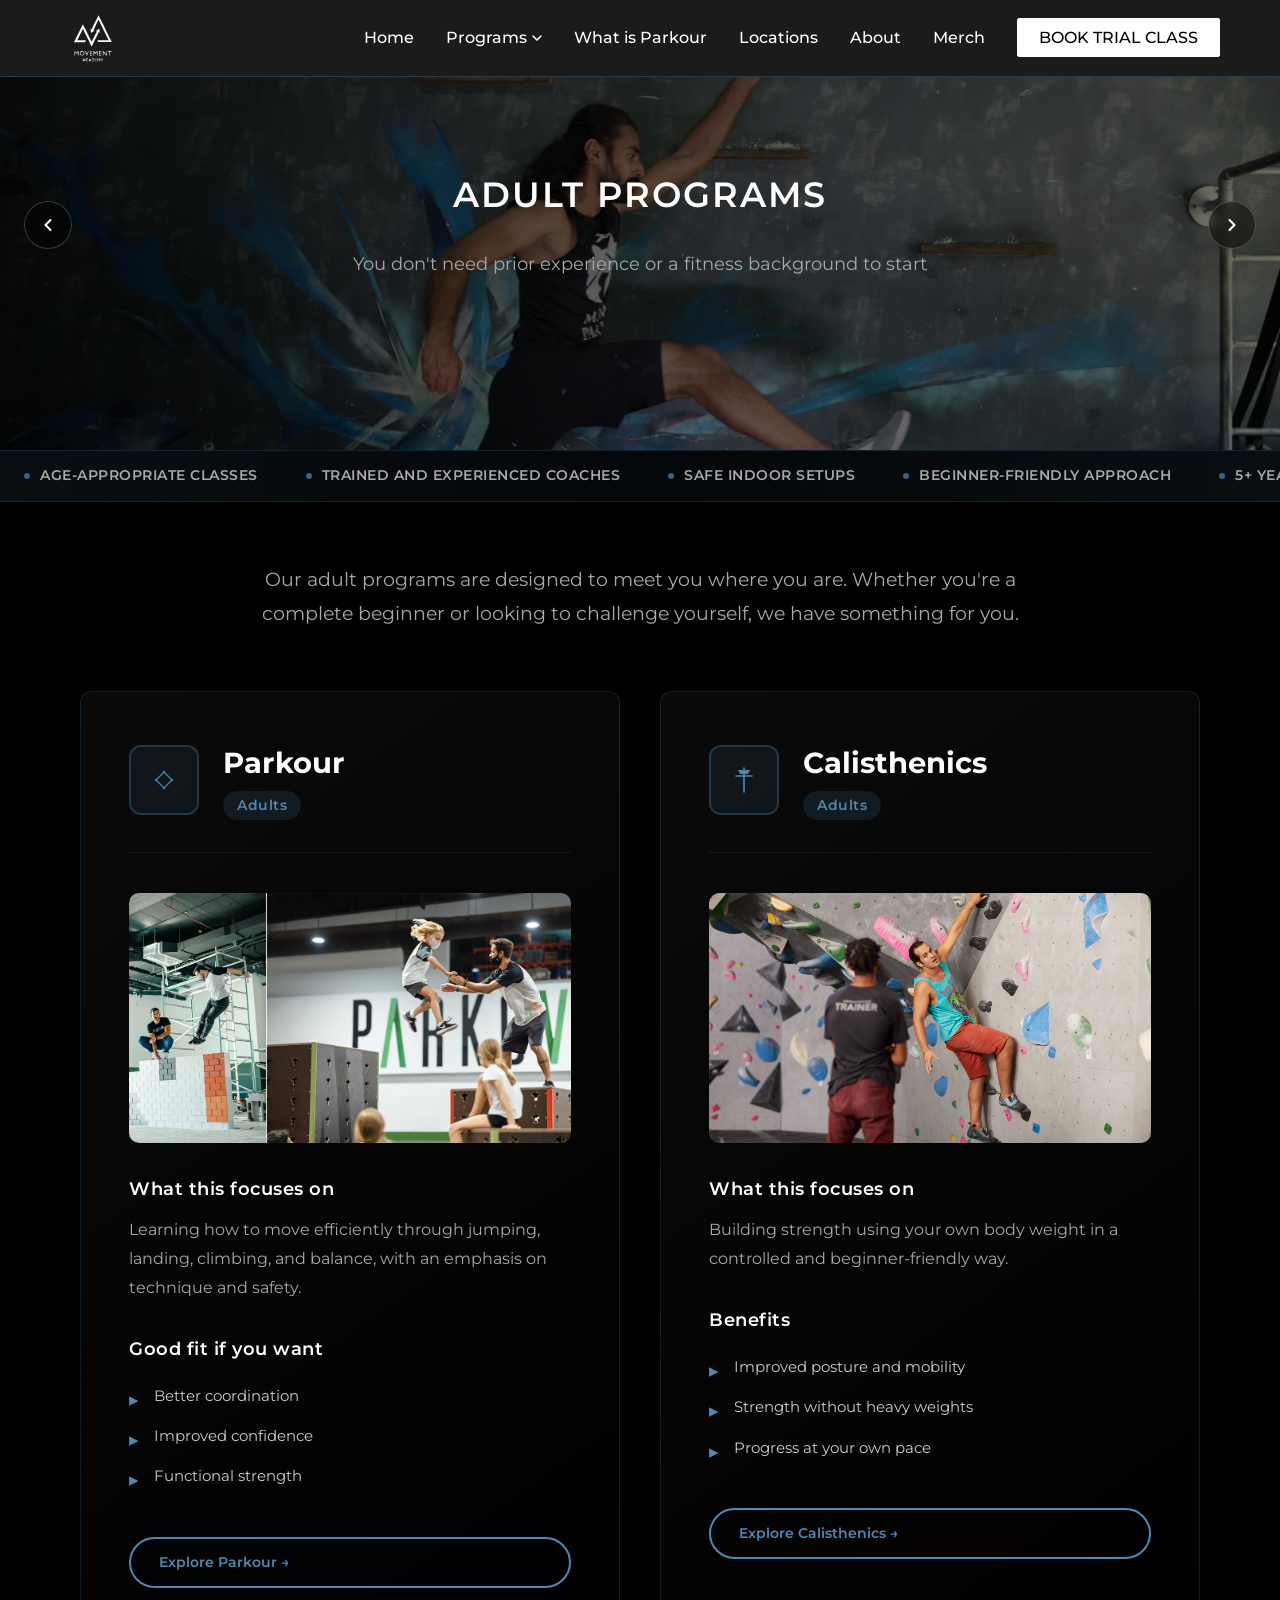
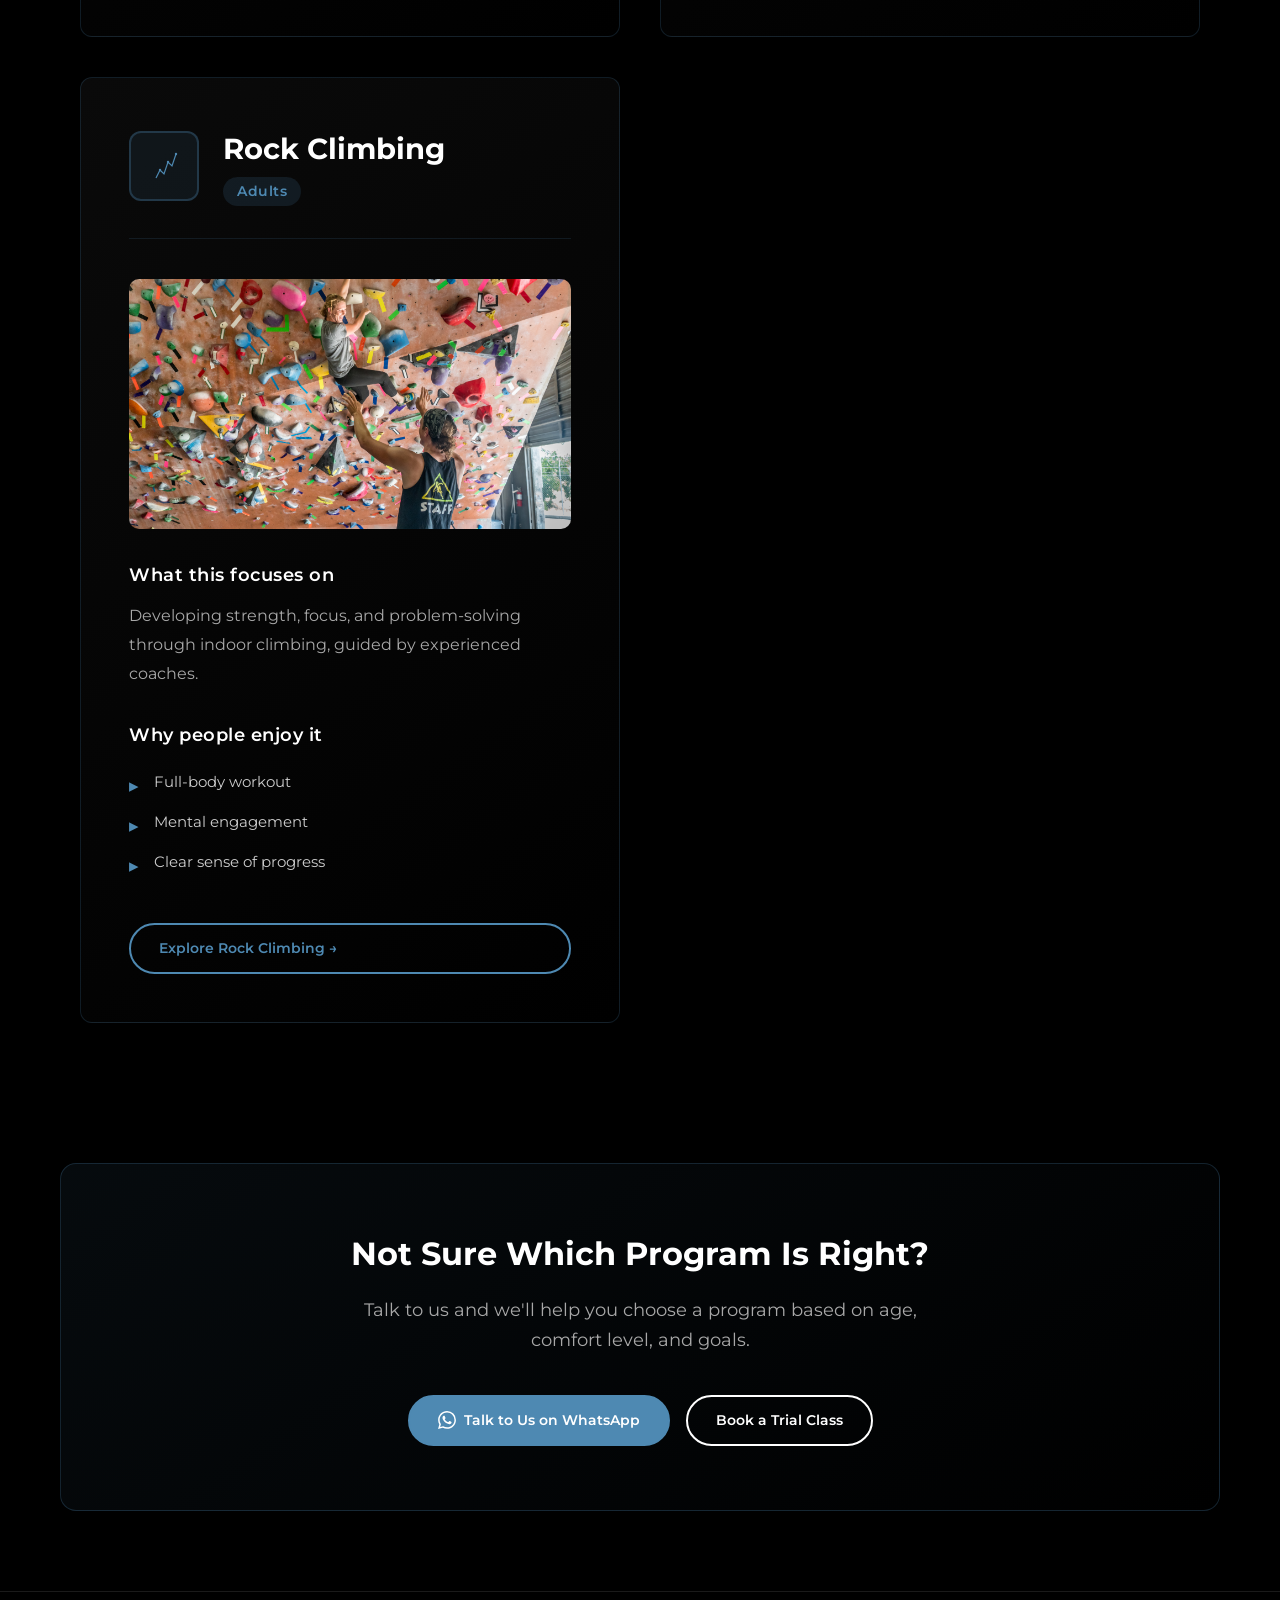
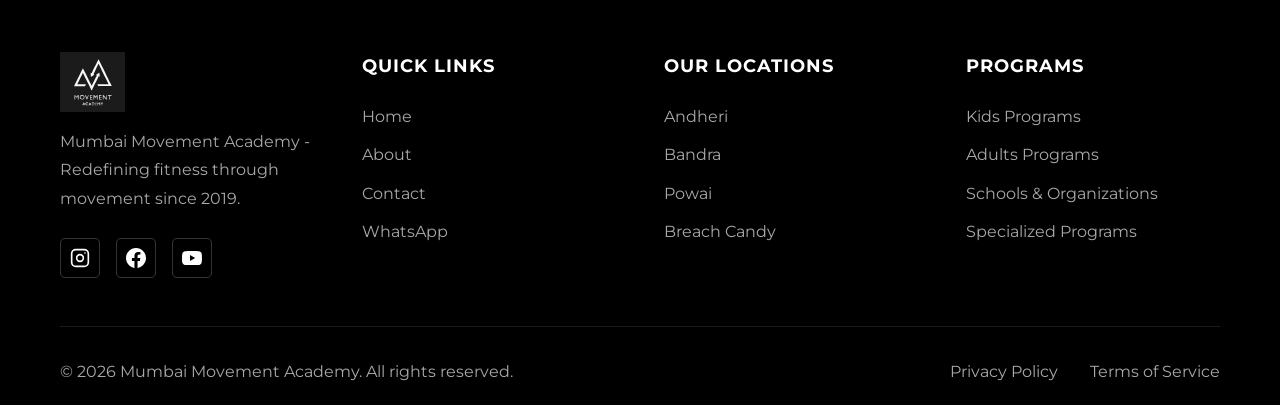
<file: mumbai_movement2-main/adults-programs.html>
<!DOCTYPE html>
<html lang="en">
<head>
    <meta charset="UTF-8">
    <meta name="viewport" content="width=device-width, initial-scale=1.0">
    <title>Adults Programs - Mumbai Movement Academy</title>
    <link rel="preconnect" href="https://fonts.googleapis.com">
    <link rel="preconnect" href="https://fonts.gstatic.com" crossorigin>
    <link href="https://fonts.googleapis.com/css2?family=Montserrat:wght@300;400;500;600;700;800;900&display=swap" rel="stylesheet">
    <link rel="stylesheet" href="styles.css">
</head>
<body>
    <!-- Navigation -->
    <nav class="navbar">
        <div class="nav-container">
            <a href="index.html" class="logo">
                <img src="logo.svg" alt="Movement Academy Logo" class="logo-img">
            </a>
            <button class="mobile-menu-btn" id="mobileMenuBtn">
                <span></span>
                <span></span>
                <span></span>
            </button>
            <ul class="nav-menu" id="navMenu">
                <li><a href="index.html">Home</a></li>
                <li class="nav-dropdown">
                    <a href="#" class="dropdown-toggle">Programs <svg class="dropdown-arrow" width="10" height="6" viewBox="0 0 10 6"><path d="M1 1l4 4 4-4" stroke="currentColor" stroke-width="1.5" fill="none" stroke-linecap="round"/></svg></a>
                    <ul class="dropdown-menu">
                        <li><a href="kids-programs.html">Kids Programs</a></li>
                        <li><a href="adults-programs.html">Adults Programs</a></li>
                        <li><a href="schools-organizations.html">Schools & Organizations</a></li>
                        <li><a href="specialized-programs.html">Specialized Programs</a></li>
                    </ul>
                </li>
                <li><a href="parkour.html">What is Parkour</a></li>
                <li><a href="locations.html">Locations</a></li>
                <li><a href="about.html">About</a></li>
                <li><a href="merchandise.html">Merch</a></li>
                <li><a href="./book-trial.html" class="btn-nav-trial">BOOK TRIAL CLASS</a></li>
            </ul>
        </div>
    </nav>

    <!-- Hero Section -->
    <section class="hero programs-hero">
        <div class="hero-slider">
            <div class="hero-slide active" style="background-image: url('img/main_banner.jpg');"></div>
            <div class="hero-slide" style="background-image: url('img/2025_04_29_Day1-5.jpg');"></div>
            <div class="hero-slide" style="background-image: url('img/2025_04_29_Day1-11.jpg');"></div>
            <div class="hero-slide" style="background-image: url('img/2025_04_29_Day1-18.jpg');"></div>
        </div>
        <div class="hero-overlay"></div>
        <button class="hero-arrow hero-arrow-left" aria-label="Previous slide">
            <svg width="20" height="20" viewBox="0 0 24 24" fill="none"><path d="M15 18l-6-6 6-6" stroke="currentColor" stroke-width="2.5" stroke-linecap="round" stroke-linejoin="round"/></svg>
        </button>
        <button class="hero-arrow hero-arrow-right" aria-label="Next slide">
            <svg width="20" height="20" viewBox="0 0 24 24" fill="none"><path d="M9 18l6-6-6-6" stroke="currentColor" stroke-width="2.5" stroke-linecap="round" stroke-linejoin="round"/></svg>
        </button>
        <div class="hero-content">
            <h1 class="hero-title animate-fade-in">ADULT PROGRAMS</h1>
            <p class="hero-subtitle animate-fade-in-delay">You don't need prior experience or a fitness background to start</p>
        </div>
    </section>

    <!-- Hero Scrolling Banner -->
    <div class="hero-scroll-banner">
        <div class="hero-scroll-track">
            <div class="hero-scroll-content">
                <span class="scroll-item"><span class="scroll-dot"></span> Age-appropriate classes</span>
                <span class="scroll-item"><span class="scroll-dot"></span> Trained and experienced coaches</span>
                <span class="scroll-item"><span class="scroll-dot"></span> Safe indoor setups</span>
                <span class="scroll-item"><span class="scroll-dot"></span> Beginner-friendly approach</span>
                <span class="scroll-item"><span class="scroll-dot"></span> 5+ Years of Experience</span>
                <span class="scroll-item"><span class="scroll-dot"></span> 1000+ Students Trained</span>
                <span class="scroll-item"><span class="scroll-dot"></span> 5 Locations across Mumbai</span>
            </div>
            <div class="hero-scroll-content" aria-hidden="true">
                <span class="scroll-item"><span class="scroll-dot"></span> Age-appropriate classes</span>
                <span class="scroll-item"><span class="scroll-dot"></span> Trained and experienced coaches</span>
                <span class="scroll-item"><span class="scroll-dot"></span> Safe indoor setups</span>
                <span class="scroll-item"><span class="scroll-dot"></span> Beginner-friendly approach</span>
                <span class="scroll-item"><span class="scroll-dot"></span> 5+ Years of Experience</span>
                <span class="scroll-item"><span class="scroll-dot"></span> 1000+ Students Trained</span>
                <span class="scroll-item"><span class="scroll-dot"></span> 5 Locations across Mumbai</span>
            </div>
        </div>
    </div>

    <!-- Intro -->
    <section class="program-page-intro">
        <div class="container">
            <p class="program-page-lead">Our adult programs are designed to meet you where you are. Whether you're a complete beginner or looking to challenge yourself, we have something for you.</p>
        </div>
    </section>

    <!-- Programs Grid Section -->
    <section class="program-detail-section">
        <div class="container">
            <div class="programs-grid">
                <!-- Parkour -->
                <div class="program-detail-card" id="parkour">
                    <div class="program-detail-header">
                        <div class="program-detail-icon">
                            <svg viewBox="0 0 100 100" fill="none" xmlns="http://www.w3.org/2000/svg">
                                <path d="M50 30 L70 50 L50 70 L30 50 Z" stroke="#4E89B2" stroke-width="3" fill="none"/>
                                <circle cx="50" cy="30" r="3" fill="#4E89B2"/>
                                <circle cx="70" cy="50" r="3" fill="#4E89B2"/>
                                <circle cx="50" cy="70" r="3" fill="#4E89B2"/>
                                <circle cx="30" cy="50" r="3" fill="#4E89B2"/>
                            </svg>
                        </div>
                        <div>
                            <h2 class="program-detail-title">Parkour</h2>
                            <span class="program-age-badge">Adults</span>
                        </div>
                    </div>
                    <div class="program-detail-image">
                        <img src="parkour-img/Parkour ref images/parkour.1.jpg" alt="Parkour training">
                    </div>
                    <div class="program-detail-body">
                        <div class="program-detail-block">
                            <h3>What this focuses on</h3>
                            <p>Learning how to move efficiently through jumping, landing, climbing, and balance, with an emphasis on technique and safety.</p>
                        </div>

                        <div class="program-detail-block">
                            <h3>Good fit if you want</h3>
                            <ul class="program-detail-list">
                                <li>Better coordination</li>
                                <li>Improved confidence</li>
                                <li>Functional strength</li>
                            </ul>
                        </div>

                        <a href="parkour.html" class="btn-program-cta">Explore Parkour →</a>
                    </div>
                </div>

                <!-- Calisthenics -->
                <div class="program-detail-card" id="calisthenics">
                    <div class="program-detail-header">
                        <div class="program-detail-icon">
                            <svg viewBox="0 0 100 100" fill="none" xmlns="http://www.w3.org/2000/svg">
                                <path d="M50 20 L50 80 M30 40 L70 40" stroke="#4E89B2" stroke-width="4" stroke-linecap="round"/>
                                <path d="M35 25 L65 25 L60 35 L40 35 Z" fill="#4E89B2"/>
                            </svg>
                        </div>
                        <div>
                            <h2 class="program-detail-title">Calisthenics</h2>
                            <span class="program-age-badge">Adults</span>
                        </div>
                    </div>
                    <div class="program-detail-image">
                        <img src="parkour-img/Parkour ref images/VV_Website_Personal-Coaching-Sessions-1.jpg" alt="Calisthenics training">
                    </div>
                    <div class="program-detail-body">
                        <div class="program-detail-block">
                            <h3>What this focuses on</h3>
                            <p>Building strength using your own body weight in a controlled and beginner-friendly way.</p>
                        </div>

                        <div class="program-detail-block">
                            <h3>Benefits</h3>
                            <ul class="program-detail-list">
                                <li>Improved posture and mobility</li>
                                <li>Strength without heavy weights</li>
                                <li>Progress at your own pace</li>
                            </ul>
                        </div>

                        <a href="calisthenics.html" class="btn-program-cta">Explore Calisthenics →</a>
                    </div>
                </div>

                <!-- Rock Climbing -->
                <div class="program-detail-card" id="climbing">
                    <div class="program-detail-header">
                        <div class="program-detail-icon">
                            <svg viewBox="0 0 100 100" fill="none" xmlns="http://www.w3.org/2000/svg">
                                <path d="M30 80 L40 60 L50 70 L60 40 L70 50 L80 20" stroke="#4E89B2" stroke-width="3" fill="none"/>
                                <circle cx="40" cy="60" r="3" fill="#4E89B2"/>
                                <circle cx="60" cy="40" r="3" fill="#4E89B2"/>
                                <circle cx="80" cy="20" r="3" fill="#4E89B2"/>
                            </svg>
                        </div>
                        <div>
                            <h2 class="program-detail-title">Rock Climbing</h2>
                            <span class="program-age-badge">Adults</span>
                        </div>
                    </div>
                    <div class="program-detail-image">
                        <img src="parkour-img/Parkour ref images/Intro-to-Climbing.png" alt="Rock climbing training">
                    </div>
                    <div class="program-detail-body">
                        <div class="program-detail-block">
                            <h3>What this focuses on</h3>
                            <p>Developing strength, focus, and problem-solving through indoor climbing, guided by experienced coaches.</p>
                        </div>

                        <div class="program-detail-block">
                            <h3>Why people enjoy it</h3>
                            <ul class="program-detail-list">
                                <li>Full-body workout</li>
                                <li>Mental engagement</li>
                                <li>Clear sense of progress</li>
                            </ul>
                        </div>

                        <a href="rock-climbing.html" class="btn-program-cta">Explore Rock Climbing →</a>
                    </div>
                </div>
            </div>
        </div>
    </section>

    <!-- CTA Section -->
    <section class="program-cta-section">
        <div class="container">
            <div class="program-cta-card">
                <h2>Not Sure Which Program Is Right?</h2>
                <p>Talk to us and we'll help you choose a program based on age, comfort level, and goals.</p>
                <div class="program-cta-buttons">
                    <a href="https://wa.me/919876543210" class="btn-program-cta btn-program-primary" target="_blank">
                        <svg width="18" height="18" viewBox="0 0 24 24" fill="currentColor"><path d="M17.472 14.382c-.297-.149-1.758-.867-2.03-.967-.273-.099-.471-.148-.67.15-.197.297-.767.966-.94 1.164-.173.199-.347.223-.644.075-.297-.15-1.255-.463-2.39-1.475-.883-.788-1.48-1.761-1.653-2.059-.173-.297-.018-.458.13-.606.134-.133.298-.347.446-.52.149-.174.198-.298.298-.497.099-.198.05-.371-.025-.52-.075-.149-.669-1.612-.916-2.207-.242-.579-.487-.5-.669-.51-.173-.008-.371-.01-.57-.01-.198 0-.52.074-.792.372-.272.297-1.04 1.016-1.04 2.479 0 1.462 1.065 2.875 1.213 3.074.149.198 2.096 3.2 5.077 4.487.709.306 1.262.489 1.694.625.712.227 1.36.195 1.871.118.571-.085 1.758-.719 2.006-1.413.248-.694.248-1.289.173-1.413-.074-.124-.272-.198-.57-.347m-5.421 7.403h-.004a9.87 9.87 0 01-5.031-1.378l-.361-.214-3.741.982.998-3.648-.235-.374a9.86 9.86 0 01-1.51-5.26c.001-5.45 4.436-9.884 9.888-9.884 2.64 0 5.122 1.03 6.988 2.898a9.825 9.825 0 012.893 6.994c-.003 5.45-4.437 9.884-9.885 9.884m8.413-18.297A11.815 11.815 0 0012.05 0C5.495 0 .16 5.335.157 11.892c0 2.096.547 4.142 1.588 5.945L.057 24l6.305-1.654a11.882 11.882 0 005.683 1.448h.005c6.554 0 11.89-5.335 11.893-11.893a11.821 11.821 0 00-3.48-8.413Z"/></svg>
                        Talk to Us on WhatsApp
                    </a>
                    <a href="./book-trial.html" class="btn-program-cta btn-program-outline">Book a Trial Class</a>
                </div>
            </div>
        </div>
    </section>

    <!-- Footer -->
    <footer class="footer">
        <div class="container">
            <div class="footer-content">
                <div class="footer-column">
                    <div class="footer-logo">
                        <img src="logo.svg" alt="Movement Academy Logo" class="logo-img">
                    </div>
                    <p class="footer-description">Mumbai Movement Academy - Redefining fitness through movement since 2019.</p>
                    <div class="social-links">
                        <a href="https://instagram.com" target="_blank" aria-label="Instagram">
                            <svg viewBox="0 0 24 24" fill="none" xmlns="http://www.w3.org/2000/svg"><rect x="2" y="2" width="20" height="20" rx="5" stroke="currentColor" stroke-width="2"/><circle cx="12" cy="12" r="4" stroke="currentColor" stroke-width="2"/><circle cx="18" cy="6" r="1" fill="currentColor"/></svg>
                        </a>
                        <a href="https://facebook.com" target="_blank" aria-label="Facebook">
                            <svg viewBox="0 0 24 24" fill="currentColor"><path d="M24 12.073c0-6.627-5.373-12-12-12s-12 5.373-12 12c0 5.99 4.388 10.954 10.125 11.854v-8.385H7.078v-3.47h3.047V9.43c0-3.007 1.792-4.669 4.533-4.669 1.312 0 2.686.235 2.686.235v2.953H15.83c-1.491 0-1.956.925-1.956 1.874v2.25h3.328l-.532 3.47h-2.796v8.385C19.612 23.027 24 18.062 24 12.073z"/></svg>
                        </a>
                        <a href="https://www.youtube.com/@MumbaiMovementAcademy" target="_blank" aria-label="YouTube">
                            <svg viewBox="0 0 24 24" fill="currentColor"><path d="M23.498 6.186a3.016 3.016 0 0 0-2.122-2.136C19.505 3.545 12 3.545 12 3.545s-7.505 0-9.377.505A3.017 3.017 0 0 0 .502 6.186C0 8.07 0 12 0 12s0 3.93.502 5.814a3.016 3.016 0 0 0 2.122 2.136c1.871.505 9.376.505 9.376.505s7.505 0 9.377-.505a3.015 3.015 0 0 0 2.122-2.136C24 15.93 24 12 24 12s0-3.93-.502-5.814zM9.545 15.568V8.432L15.818 12l-6.273 3.568z"/></svg>
                        </a>
                    </div>
                </div>
                <div class="footer-column" id="links">
                    <h4>QUICK LINKS</h4>
                    <ul>
                        <li><a href="index.html">Home</a></li>
                        <li><a href="about.html">About</a></li>
                        <li><a href="./book-trial.html">Contact</a></li>
                        <li><a href="https://wa.me/919876543210" target="_blank">WhatsApp</a></li>
                    </ul>
                </div>
                <div class="footer-column" id="locations">
                    <h4>OUR LOCATIONS</h4>
                    <ul>
                        <li><a href="locations.html">Andheri</a></li>
                        <li><a href="locations.html">Bandra</a></li>
                        <li><a href="locations.html">Powai</a></li>
                        <li><a href="locations.html">Breach Candy</a></li>
                    </ul>
                </div>
                <div class="footer-column" id="programs">
                    <h4>PROGRAMS</h4>
                    <ul>
                        <li><a href="kids-programs.html">Kids Programs</a></li>
                        <li><a href="adults-programs.html">Adults Programs</a></li>
                        <li><a href="schools-organizations.html">Schools & Organizations</a></li>
                        <li><a href="specialized-programs.html">Specialized Programs</a></li>
                    </ul>
                </div>
            </div>
            <div class="footer-bottom">
                <p>&copy; 2026 Mumbai Movement Academy. All rights reserved.</p>
                <div class="footer-links">
                    <a href="#privacy">Privacy Policy</a>
                    <a href="#terms">Terms of Service</a>
                </div>
            </div>
        </div>
    </footer>

    <script src="script.js"></script>
</body>
</html>
</file>
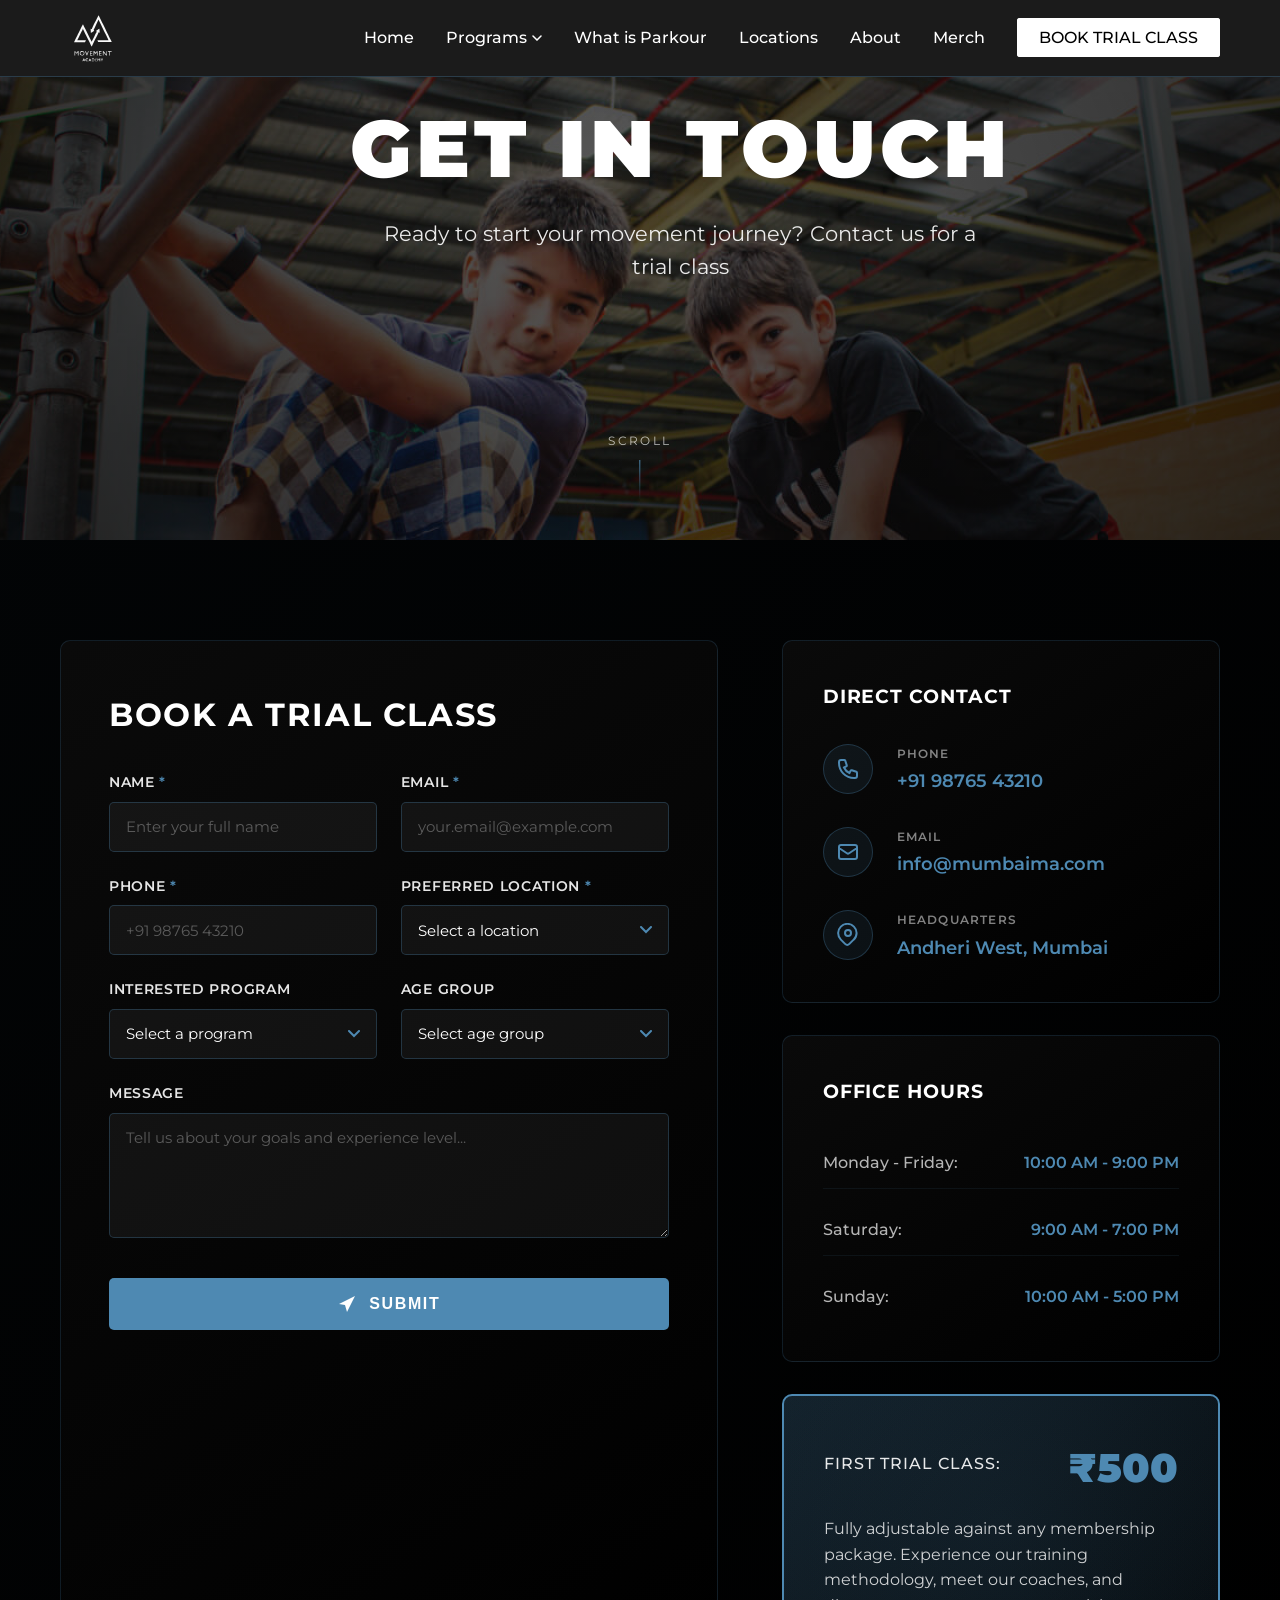
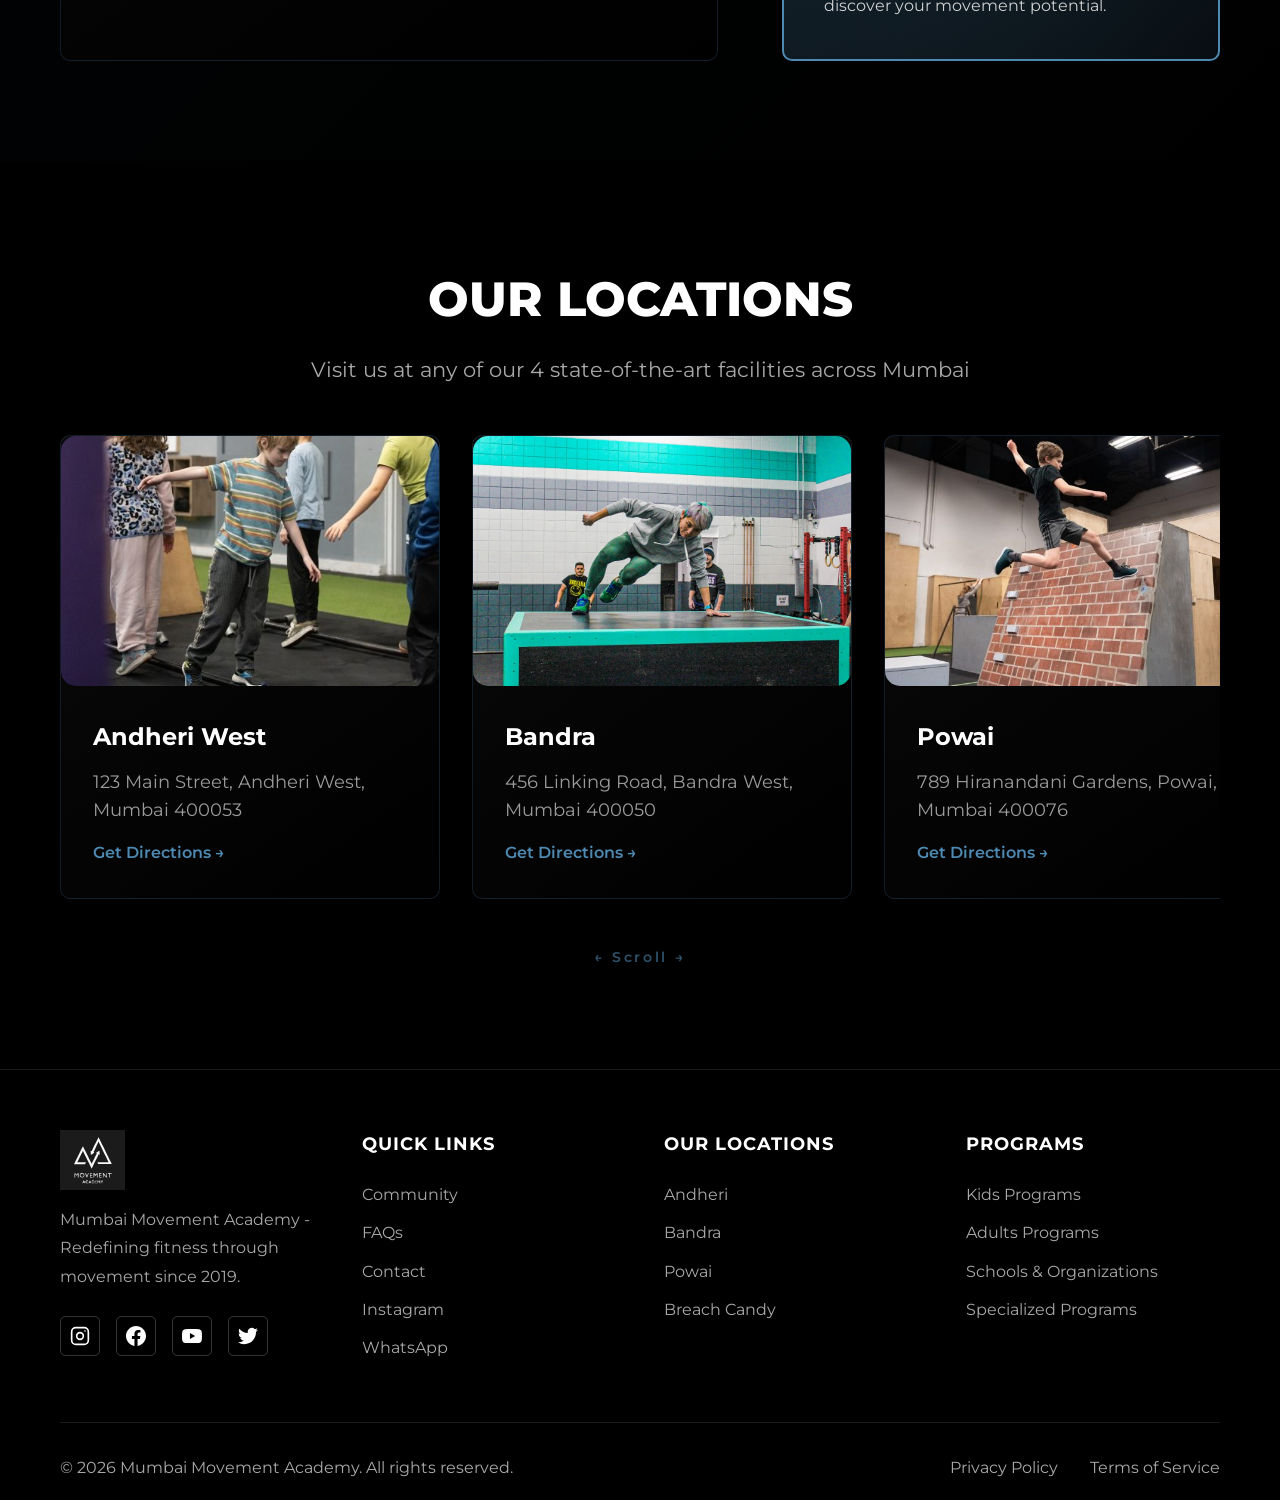
<file: mumbai_movement2-main/book-trial.html>
<!DOCTYPE html>
<html lang="en">
<head>
    <meta charset="UTF-8">
    <meta name="viewport" content="width=device-width, initial-scale=1.0">
    <title>Book a Trial Class - Mumbai Movement Academy</title>
    <link rel="stylesheet" href="styles.css">
    <link rel="stylesheet" href="book-trial.css">
    <link rel="preconnect" href="https://fonts.googleapis.com">
    <link rel="preconnect" href="https://fonts.gstatic.com" crossorigin>
    <link href="https://fonts.googleapis.com/css2?family=Montserrat:wght@300;400;500;600;700;800;900&display=swap" rel="stylesheet">
</head>
<body>

    <!-- Navigation -->
    <nav class="navbar">
        <div class="nav-container">
            <a href="index.html" class="logo">
                <img src="logo.svg" alt="Movement Academy Logo" class="logo-img">
            </a>
            <button class="mobile-menu-btn" id="mobileMenuBtn">
                <span></span>
                <span></span>
                <span></span>
            </button>
            <ul class="nav-menu" id="navMenu">
                <li><a href="index.html">Home</a></li>
                <li class="nav-dropdown">
                    <a href="#" class="dropdown-toggle">Programs <svg class="dropdown-arrow" width="10" height="6" viewBox="0 0 10 6"><path d="M1 1l4 4 4-4" stroke="currentColor" stroke-width="1.5" fill="none" stroke-linecap="round"/></svg></a>
                    <ul class="dropdown-menu">
                        <li><a href="kids-programs.html">Kids Programs</a></li>
                        <li><a href="adults-programs.html">Adults Programs</a></li>
                        <li><a href="schools-organizations.html">Schools & Organizations</a></li>
                        <li><a href="specialized-programs.html">Specialized Programs</a></li>
                    </ul>
                </li>
                <li><a href="parkour.html">What is Parkour</a></li>
                <li><a href="locations.html">Locations</a></li>
                <li><a href="about.html">About</a></li>
                <li><a href="merchandise.html">Merch</a></li>
                <li><a href="./book-trial.html" class="btn-nav-trial">BOOK TRIAL CLASS</a></li>
            </ul>
        </div>
    </nav>


    <!-- Hero Section -->
    <section class="trial-hero">
        <div class="hero-overlay"></div>
        <div class="container hero-content">
            <h1 class="hero-title">GET IN TOUCH</h1>
            <p class="hero-subtitle">Ready to start your movement journey? Contact us for a trial class</p>
        </div>
        <div class="hero-scroll-indicator">
            <span>SCROLL</span>
            <div class="scroll-line"></div>
        </div>
    </section>

    <!-- Main Contact Section -->
    <section class="contact-main" id="contact">
        <div class="container">
            <div class="contact-grid">
                <!-- Contact Form -->
                <div class="contact-form-wrapper">
                    <h2 class="form-title">BOOK A TRIAL CLASS</h2>
                    <form class="trial-form" id="trialForm">
                        <div class="form-group">
                            <label for="name">NAME <span class="required">*</span></label>
                            <input type="text" id="name" name="name" required placeholder="Enter your full name">
                        </div>

                        <div class="form-group">
                            <label for="email">EMAIL <span class="required">*</span></label>
                            <input type="email" id="email" name="email" required placeholder="your.email@example.com">
                        </div>

                        <div class="form-group">
                            <label for="phone">PHONE <span class="required">*</span></label>
                            <input type="tel" id="phone" name="phone" required placeholder="+91 98765 43210">
                        </div>

                        <div class="form-group">
                            <label for="location">PREFERRED LOCATION <span class="required">*</span></label>
                            <select id="location" name="location" required>
                                <option value="">Select a location</option>
                                <option value="andheri">Andheri West</option>
                                <option value="bandra">Bandra</option>
                                <option value="powai">Powai</option>
                                <option value="breach-candy">Breach Candy</option>
                            </select>
                        </div>

                        <div class="form-group">
                            <label for="program">INTERESTED PROGRAM</label>
                            <select id="program" name="program">
                                <option value="">Select a program</option>
                                <option value="parkour">Parkour</option>
                                <option value="rock-climbing">Rock Climbing</option>
                                <option value="calisthenics">Calisthenics</option>
                                <option value="all">All Programs</option>
                            </select>
                        </div>

                        <div class="form-group">
                            <label for="age-group">AGE GROUP</label>
                            <select id="age-group" name="age-group">
                                <option value="">Select age group</option>
                                <option value="kids">Kids & Toddlers (4-12)</option>
                                <option value="teens">Teens (13-17)</option>
                                <option value="adults">Adults (18+)</option>
                                <option value="corporate">Schools & Corporates</option>
                            </select>
                        </div>

                        <div class="form-group full-width">
                            <label for="message">MESSAGE</label>
                            <textarea id="message" name="message" rows="5" placeholder="Tell us about your goals and experience level..."></textarea>
                        </div>

                        <button type="submit" class="btn-submit">
                            <svg width="20" height="20" viewBox="0 0 20 20" fill="none" xmlns="http://www.w3.org/2000/svg">
                                <path d="M2 10L18 2L10 18L8 11L2 10Z" fill="white"/>
                            </svg>
                            SUBMIT
                        </button>
                    </form>
                </div>

                <!-- Sidebar Info -->
                <div class="contact-sidebar">
                    <!-- Direct Contact -->
                    <div class="contact-info-card">
                        <h3 class="card-title">DIRECT CONTACT</h3>
                        
                        <div class="contact-item">
                            <div class="contact-icon">
                                <svg width="24" height="24" viewBox="0 0 24 24" fill="none" xmlns="http://www.w3.org/2000/svg">
                                    <path d="M3 5C3 3.89543 3.89543 3 5 3H8.27924C8.70967 3 9.09181 3.27543 9.22792 3.68377L10.7257 8.17721C10.8831 8.64932 10.6694 9.16531 10.2243 9.38787L7.96701 10.5165C9.06925 12.9612 11.0388 14.9308 13.4835 16.033L14.6121 13.7757C14.8347 13.3306 15.3507 13.1169 15.8228 13.2743L20.3162 14.7721C20.7246 14.9082 21 15.2903 21 15.7208V19C21 20.1046 20.1046 21 19 21H18C9.71573 21 3 14.2843 3 6V5Z" stroke="#4E89B2" stroke-width="2"/>
                                </svg>
                            </div>
                            <div class="contact-details">
                                <p class="contact-label">PHONE</p>
                                <a href="tel:+919876543210" class="contact-value">+91 98765 43210</a>
                            </div>
                        </div>

                        <div class="contact-item">
                            <div class="contact-icon">
                                <svg width="24" height="24" viewBox="0 0 24 24" fill="none" xmlns="http://www.w3.org/2000/svg">
                                    <path d="M3 8L10.89 13.26C11.5399 13.7083 12.4601 13.7083 13.11 13.26L21 8M5 19H19C20.1046 19 21 18.1046 21 17V7C21 5.89543 20.1046 5 19 5H5C3.89543 5 3 5.89543 3 7V17C3 18.1046 3.89543 19 5 19Z" stroke="#4E89B2" stroke-width="2"/>
                                </svg>
                            </div>
                            <div class="contact-details">
                                <p class="contact-label">EMAIL</p>
                                <a href="mailto:info@mumbaima.com" class="contact-value">info@mumbaima.com</a>
                            </div>
                        </div>

                        <div class="contact-item">
                            <div class="contact-icon">
                                <svg width="24" height="24" viewBox="0 0 24 24" fill="none" xmlns="http://www.w3.org/2000/svg">
                                    <path d="M17.657 16.657L13.414 20.9C12.2216 22.0924 10.2784 22.0924 9.08597 20.9L4.84297 16.657C1.21897 13.033 1.21897 7.21697 4.84297 3.59297C8.46697 -0.0310283 14.283 -0.0310283 17.907 3.59297C21.531 7.21697 21.531 13.033 17.657 16.657V16.657Z" stroke="#4E89B2" stroke-width="2"/>
                                    <circle cx="12" cy="10" r="3" stroke="#4E89B2" stroke-width="2"/>
                                </svg>
                            </div>
                            <div class="contact-details">
                                <p class="contact-label">HEADQUARTERS</p>
                                <p class="contact-value">Andheri West, Mumbai</p>
                            </div>
                        </div>
                    </div>

                    <!-- Office Hours -->
                    <div class="contact-info-card">
                        <h3 class="card-title">OFFICE HOURS</h3>
                        
                        <div class="hours-grid">
                            <div class="hours-row">
                                <span class="hours-day">Monday - Friday:</span>
                                <span class="hours-time">10:00 AM - 9:00 PM</span>
                            </div>
                            <div class="hours-row">
                                <span class="hours-day">Saturday:</span>
                                <span class="hours-time">9:00 AM - 7:00 PM</span>
                            </div>
                            <div class="hours-row">
                                <span class="hours-day">Sunday:</span>
                                <span class="hours-time">10:00 AM - 5:00 PM</span>
                            </div>
                        </div>
                    </div>

                    <!-- Trial Class Info -->
                    <div class="trial-info-card">
                        <div class="trial-price">
                            <span class="price-label">First Trial Class:</span>
                            <span class="price-amount">₹500</span>
                        </div>
                        <p class="trial-description">
                            Fully adjustable against any membership package. Experience our training methodology, meet our coaches, and discover your movement potential.
                        </p>
                    </div>
                </div>
            </div>
        </div>
    </section>

    <!-- Location Cards Section -->
    <section class="locations-section" id="location">
        <div class="container">
            <h2 class="section-title">OUR LOCATIONS</h2>
            <p class="section-subtitle">Visit us at any of our 4 state-of-the-art facilities across Mumbai</p>
            
            <div class="locations-grid">
                <div class="location-card animate-on-scroll">
                    <div class="location-image">
                        <img src="parkour-img/Parkour ref images/Saturday-Classes-at-Main-St-7-1-r5faxvvzb76cuqjxyfu757xpe4w8i0imql5z6sho5k.jpg" alt="Andheri Location">
                    </div>
                    <div class="location-details">
                        <h3>Andheri West</h3>
                        <p class="location-address">123 Main Street, Andheri West, Mumbai 400053</p>
                        <a href="#" class="location-link">Get Directions →</a>
                    </div>
                </div>

                <div class="location-card animate-on-scroll">
                    <div class="location-image">
                        <img src="parkour-img/Parkour ref images/women-parkour.webp" alt="Bandra Location">
                    </div>
                    <div class="location-details">
                        <h3>Bandra</h3>
                        <p class="location-address">456 Linking Road, Bandra West, Mumbai 400050</p>
                        <a href="#" class="location-link">Get Directions →</a>
                    </div>
                </div>

                <div class="location-card animate-on-scroll">
                    <div class="location-image">
                        <img src="parkour-img/Parkour ref images/BrickwallTac-scaled-qhh8pbfrwut12tcpvffn31o5o688mfvoql50oqu1kg.jpg" alt="Powai Location">
                    </div>
                    <div class="location-details">
                        <h3>Powai</h3>
                        <p class="location-address">789 Hiranandani Gardens, Powai, Mumbai 400076</p>
                        <a href="#" class="location-link">Get Directions →</a>
                    </div>
                </div>

                <div class="location-card animate-on-scroll">
                    <div class="location-image">
                        <img src="parkour-img/Parkour ref images/parkour.jpg" alt="Breach Candy Location">
                    </div>
                    <div class="location-details">
                        <h3>Breach Candy</h3>
                        <p class="location-address">654 Warden Road, Breach Candy, Mumbai 400026</p>
                        <a href="#" class="location-link">Get Directions →</a>
                    </div>
                </div>
            </div>
        </div>
    </section>

    <!-- Footer -->
    <footer class="footer">
        <div class="container">
            <div class="footer-content">
                <!-- Footer Logo and Description -->
                <div class="footer-column">
                    <div class="footer-logo">
                        <img src="logo.svg" alt="Movement Academy Logo" class="logo-img">
                    </div>
                    <p class="footer-description">Mumbai Movement Academy - Redefining fitness through movement since 2019.</p>
                    <div class="social-links">
                        <a href="https://instagram.com" target="_blank" aria-label="Instagram">
                            <svg viewBox="0 0 24 24" fill="none" xmlns="http://www.w3.org/2000/svg">
                                <rect x="2" y="2" width="20" height="20" rx="5" stroke="currentColor" stroke-width="2"/>
                                <circle cx="12" cy="12" r="4" stroke="currentColor" stroke-width="2"/>
                                <circle cx="18" cy="6" r="1" fill="currentColor"/>
                            </svg>
                        </a>
                        <a href="https://facebook.com" target="_blank" aria-label="Facebook">
                            <svg viewBox="0 0 24 24" fill="currentColor" xmlns="http://www.w3.org/2000/svg">
                                <path d="M24 12.073c0-6.627-5.373-12-12-12s-12 5.373-12 12c0 5.99 4.388 10.954 10.125 11.854v-8.385H7.078v-3.47h3.047V9.43c0-3.007 1.792-4.669 4.533-4.669 1.312 0 2.686.235 2.686.235v2.953H15.83c-1.491 0-1.956.925-1.956 1.874v2.25h3.328l-.532 3.47h-2.796v8.385C19.612 23.027 24 18.062 24 12.073z"/>
                            </svg>
                        </a>
                        <a href="https://youtube.com" target="_blank" aria-label="YouTube">
                            <svg viewBox="0 0 24 24" fill="currentColor" xmlns="http://www.w3.org/2000/svg">
                                <path d="M23.498 6.186a3.016 3.016 0 0 0-2.122-2.136C19.505 3.545 12 3.545 12 3.545s-7.505 0-9.377.505A3.017 3.017 0 0 0 .502 6.186C0 8.07 0 12 0 12s0 3.93.502 5.814a3.016 3.016 0 0 0 2.122 2.136c1.871.505 9.376.505 9.376.505s7.505 0 9.377-.505a3.015 3.015 0 0 0 2.122-2.136C24 15.93 24 12 24 12s0-3.93-.502-5.814zM9.545 15.568V8.432L15.818 12l-6.273 3.568z"/>
                            </svg>
                        </a>
                        <a href="https://twitter.com" target="_blank" aria-label="Twitter">
                            <svg viewBox="0 0 24 24" fill="currentColor" xmlns="http://www.w3.org/2000/svg">
                                <path d="M23.953 4.57a10 10 0 01-2.825.775 4.958 4.958 0 002.163-2.723c-.951.555-2.005.959-3.127 1.184a4.92 4.92 0 00-8.384 4.482C7.69 8.095 4.067 6.13 1.64 3.162a4.822 4.822 0 00-.666 2.475c0 1.71.87 3.213 2.188 4.096a4.904 4.904 0 01-2.228-.616v.06a4.923 4.923 0 003.946 4.827 4.996 4.996 0 01-2.212.085 4.936 4.936 0 004.604 3.417 9.867 9.867 0 01-6.102 2.105c-.39 0-.779-.023-1.17-.067a13.995 13.995 0 007.557 2.209c9.053 0 13.998-7.496 13.998-13.985 0-.21 0-.42-.015-.63A9.935 9.935 0 0024 4.59z"/>
                            </svg>
                        </a>
                    </div>
                </div>

                <!-- Quick Links -->
                <div class="footer-column" id="links">
                    <h4>QUICK LINKS</h4>
                    <ul>
                        <li><a href="#community">Community</a></li>
                        <li><a href="#faq">FAQs</a></li>
                        <li><a href="./book-trial.html">Contact</a></li>
                        <li><a href="https://instagram.com" target="_blank">Instagram</a></li>
                        <li><a href="https://wa.me/919876543210" target="_blank">WhatsApp</a></li>
                    </ul>
                </div>

                <!-- Our Locations -->
                <div class="footer-column" id="locations">
                    <h4>OUR LOCATIONS</h4>
                    <ul>
                        <li><a href="locations.html">Andheri</a></li>
                        <li><a href="locations.html">Bandra</a></li>
                        <li><a href="locations.html">Powai</a></li>
                        <li><a href="locations.html">Breach Candy</a></li>
                    </ul>
                </div>

                <!-- Programs -->
                <div class="footer-column" id="programs">
                    <h4>PROGRAMS</h4>
                    <ul>
                        <li><a href="kids-programs.html">Kids Programs</a></li>
                        <li><a href="adults-programs.html">Adults Programs</a></li>
                        <li><a href="schools-organizations.html">Schools & Organizations</a></li>
                        <li><a href="specialized-programs.html">Specialized Programs</a></li>
                    </ul>
                </div>
            </div>

            <!-- Footer Bottom -->
            <div class="footer-bottom">
                <p>&copy; 2026 Mumbai Movement Academy. All rights reserved.</p>
                <div class="footer-links">
                    <a href="#privacy">Privacy Policy</a>
                    <a href="#terms">Terms of Service</a>
                </div>
            </div>
        </div>
    </footer>
    <script src="script.js"></script>
    <script src="book-trial.js"></script>
</body>
</html>
</file>
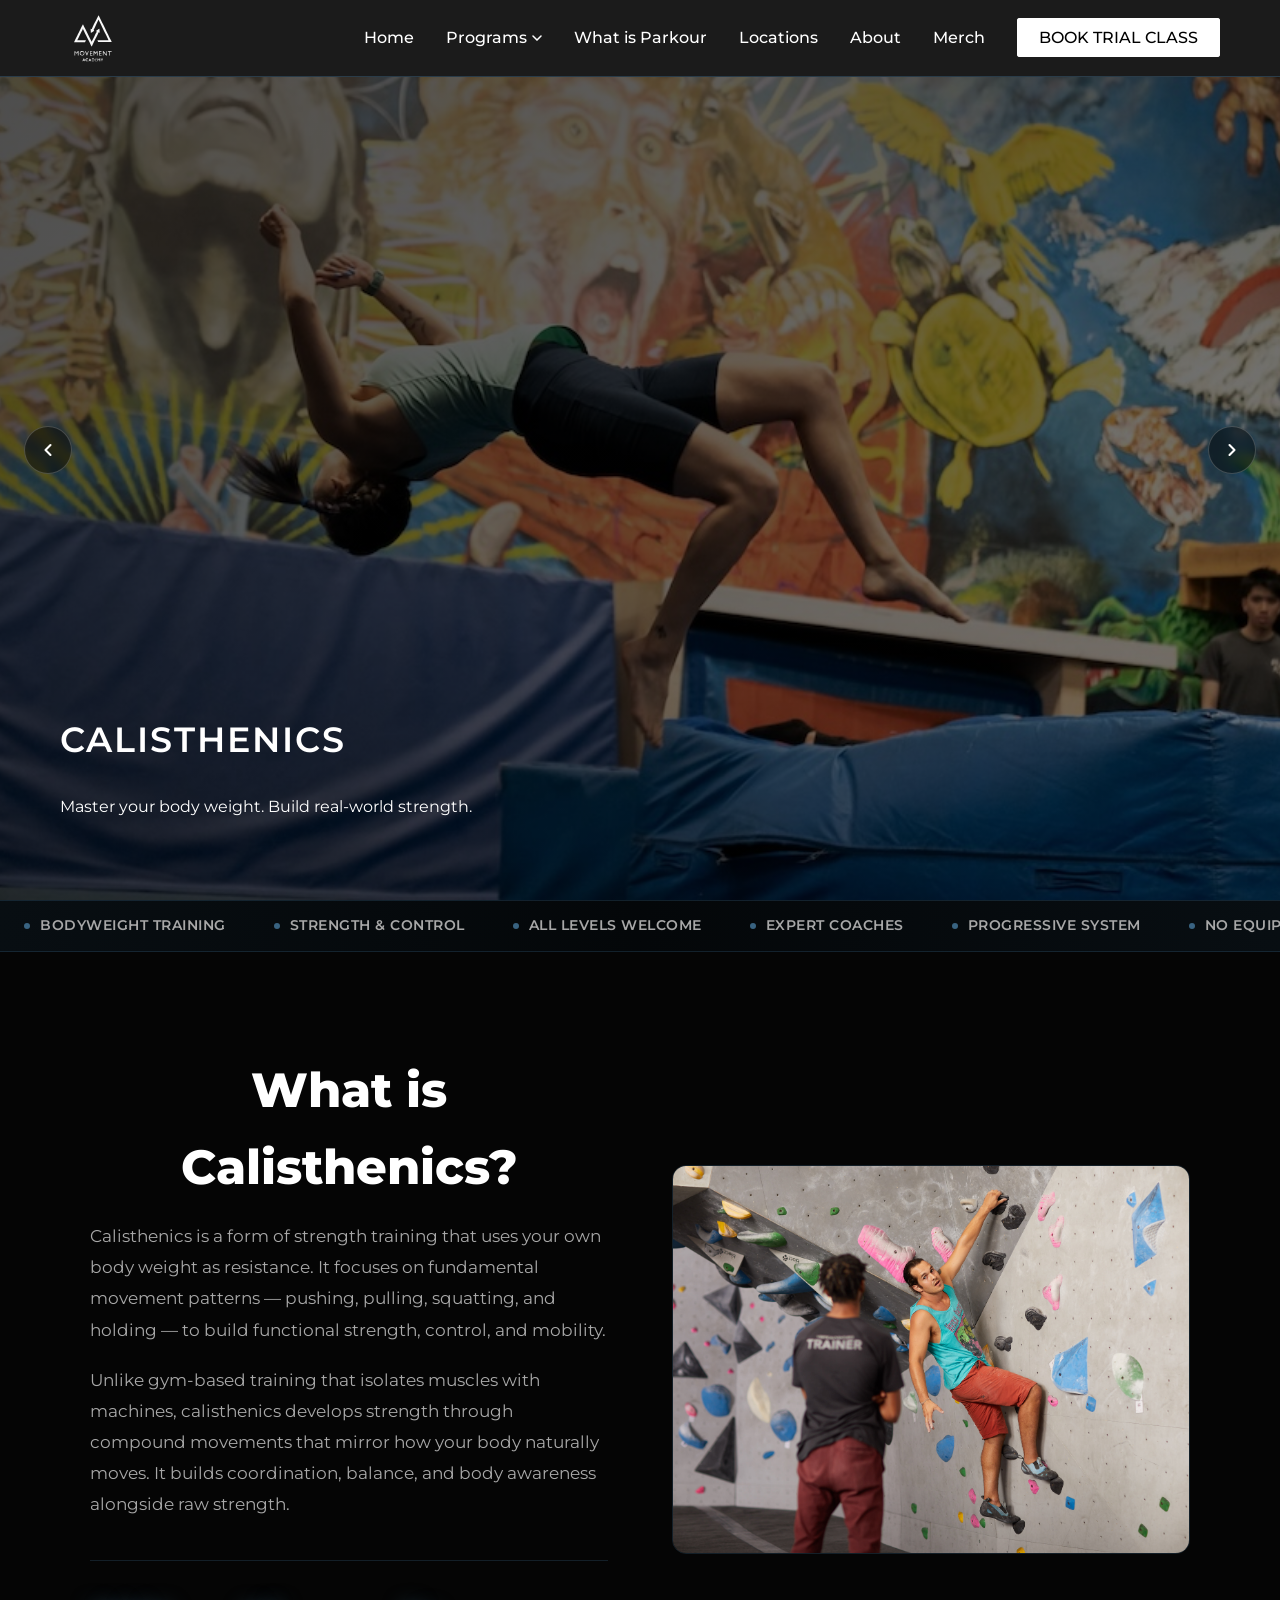
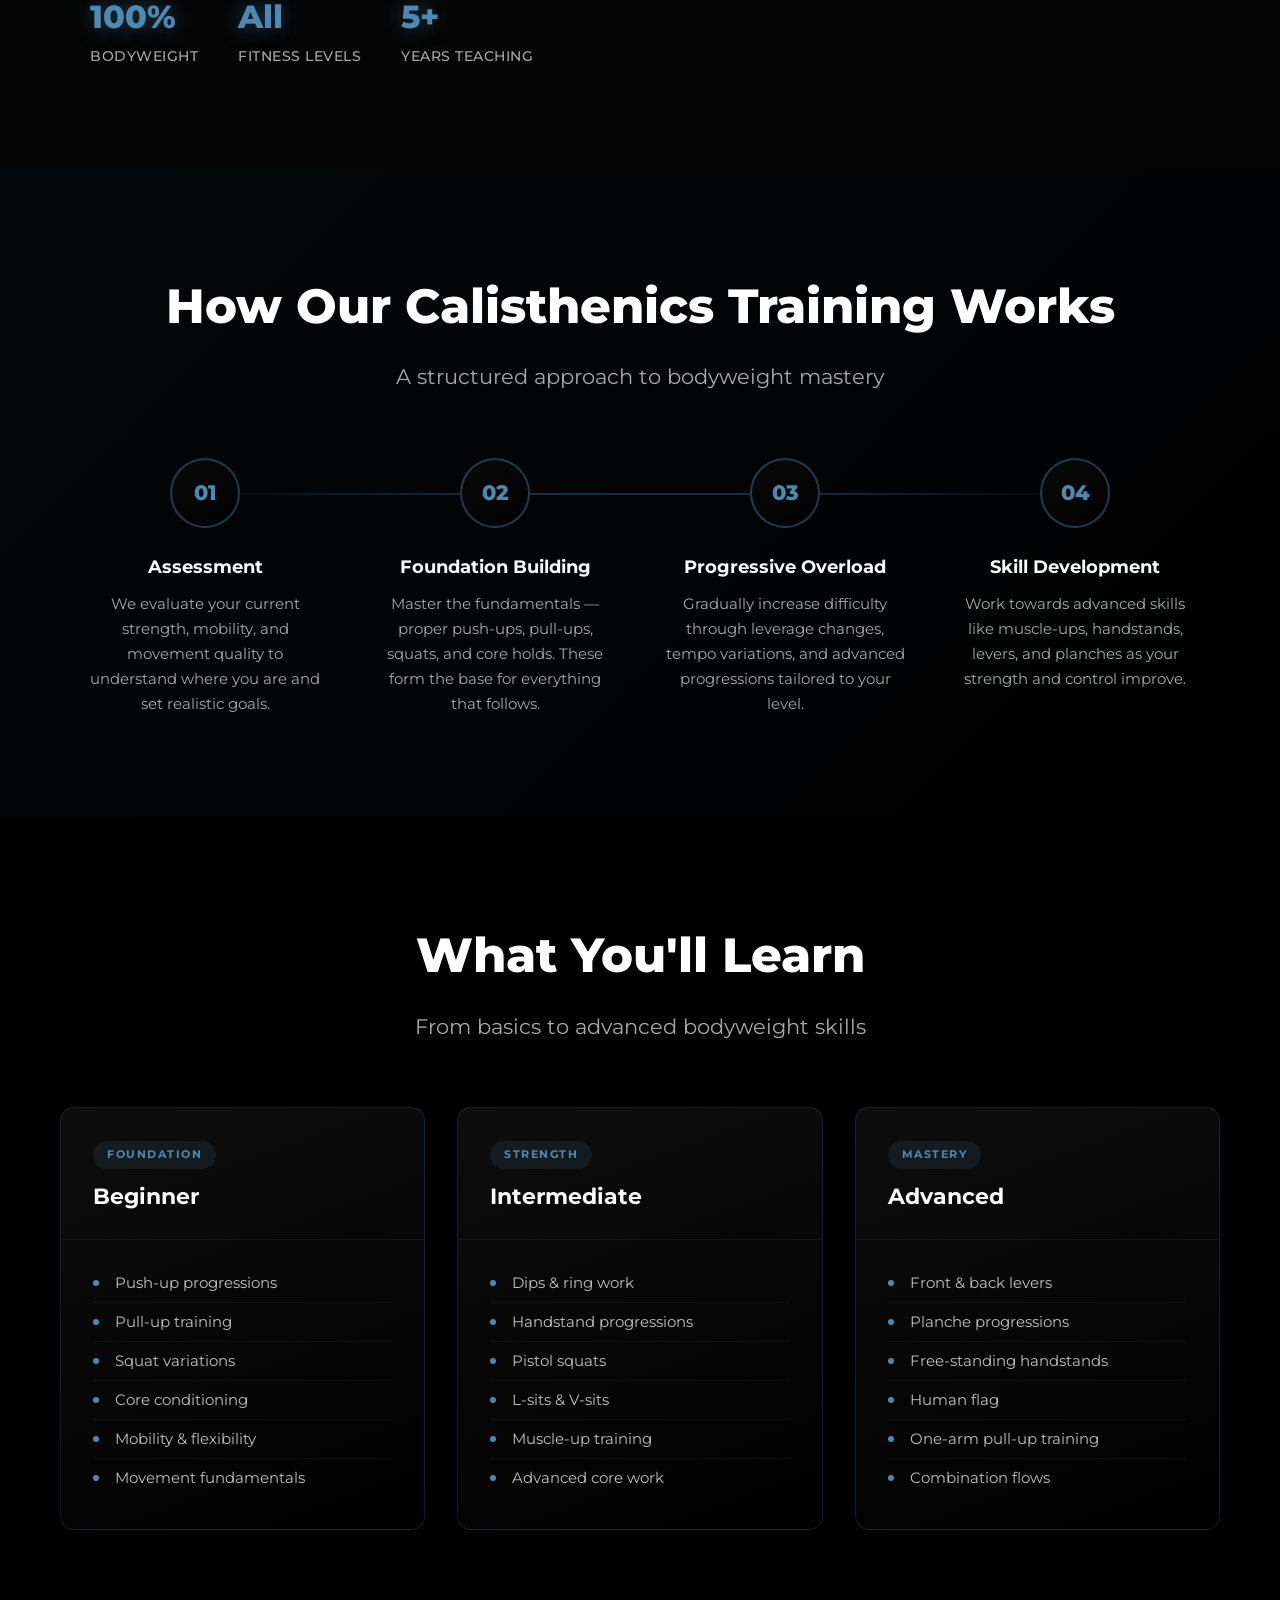
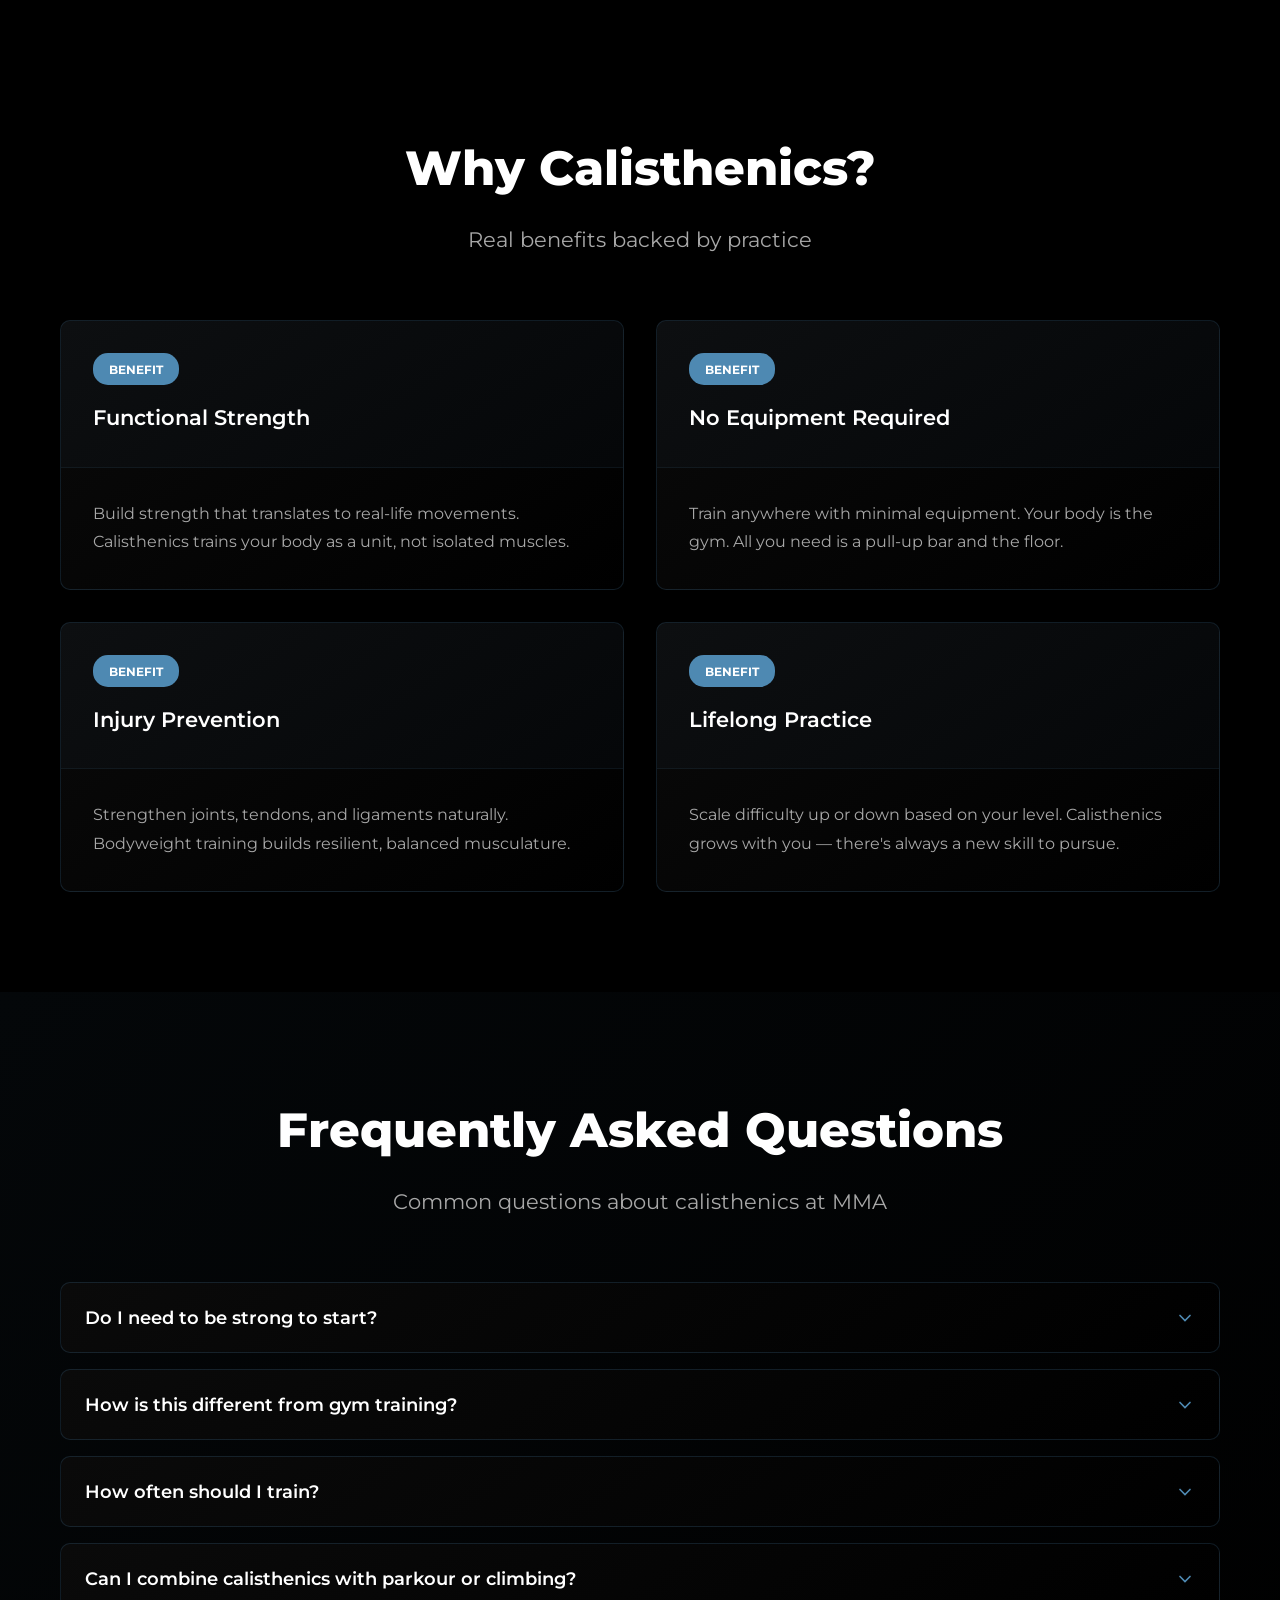
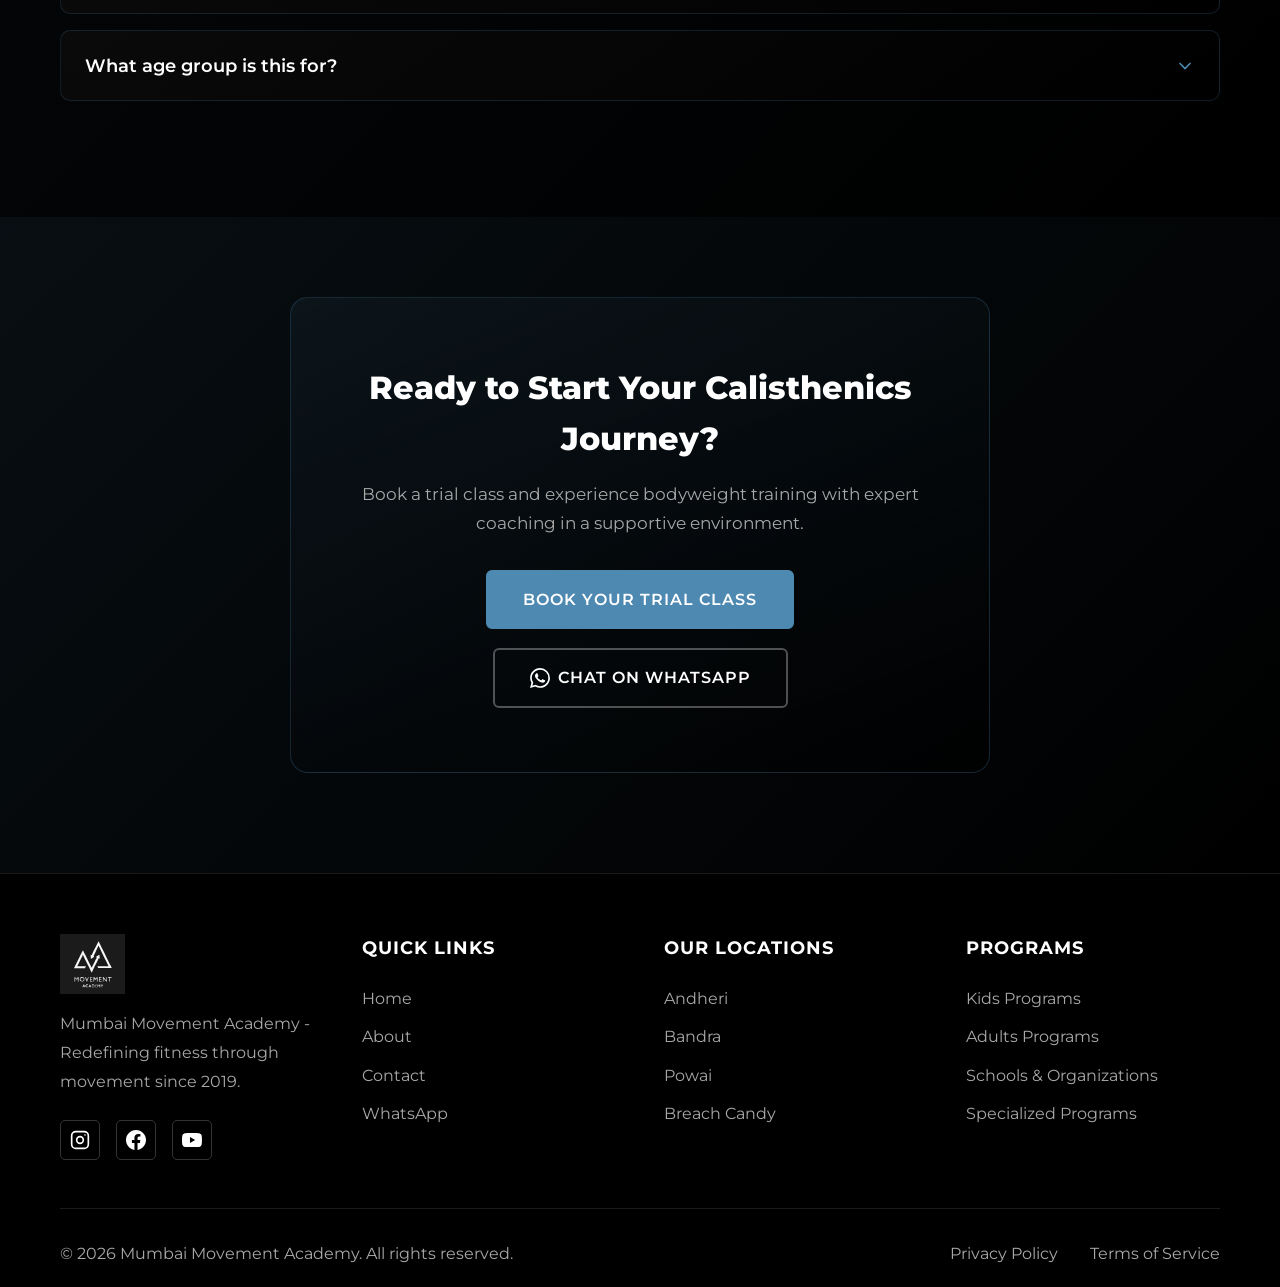
<file: mumbai_movement2-main/calisthenics.html>
<!DOCTYPE html>
<html lang="en">
<head>
    <meta charset="UTF-8">
    <meta name="viewport" content="width=device-width, initial-scale=1.0">
    <title>Calisthenics - Mumbai Movement Academy</title>
    <link rel="preconnect" href="https://fonts.googleapis.com">
    <link rel="preconnect" href="https://fonts.gstatic.com" crossorigin>
    <link href="https://fonts.googleapis.com/css2?family=Montserrat:wght@300;400;500;600;700;800;900&display=swap" rel="stylesheet">
    <link rel="stylesheet" href="styles.css">
</head>
<body>
    <!-- Navigation -->
    <nav class="navbar">
        <div class="nav-container">
            <a href="index.html" class="logo">
                <img src="logo.svg" alt="Movement Academy Logo" class="logo-img">
            </a>
            <button class="mobile-menu-btn" id="mobileMenuBtn">
                <span></span>
                <span></span>
                <span></span>
            </button>
            <ul class="nav-menu" id="navMenu">
                <li><a href="index.html">Home</a></li>
                <li class="nav-dropdown">
                    <a href="#" class="dropdown-toggle">Programs <svg class="dropdown-arrow" width="10" height="6" viewBox="0 0 10 6"><path d="M1 1l4 4 4-4" stroke="currentColor" stroke-width="1.5" fill="none" stroke-linecap="round"/></svg></a>
                    <ul class="dropdown-menu">
                        <li><a href="kids-programs.html">Kids Programs</a></li>
                        <li><a href="adults-programs.html">Adults Programs</a></li>
                        <li><a href="schools-organizations.html">Schools & Organizations</a></li>
                        <li><a href="specialized-programs.html">Specialized Programs</a></li>
                    </ul>
                </li>
                <li><a href="parkour.html">What is Parkour</a></li>
                <li><a href="locations.html">Locations</a></li>
                <li><a href="about.html">About</a></li>
                <li><a href="merchandise.html">Merch</a></li>
                <li><a href="./book-trial.html" class="btn-nav-trial">BOOK TRIAL CLASS</a></li>
            </ul>
        </div>
    </nav>

    <!-- Hero Section -->
    <section class="hero parkour-hero" id="home">
        <div class="hero-slider">
            <div class="hero-slide active" style="background-image: url('parkour-img/Parkour ref images/Adult-class-54.jpg');"></div>
            <div class="hero-slide" style="background-image: url('img/2025_04_29_Day1-5.jpg');"></div>
            <div class="hero-slide" style="background-image: url('img/2025_04_29_Day1-11.jpg');"></div>
            <div class="hero-slide" style="background-image: url('img/2025_04_29_Day1-18.jpg');"></div>
        </div>
        <div class="hero-overlay"></div>
        <button class="hero-arrow hero-arrow-left" aria-label="Previous slide">
            <svg width="20" height="20" viewBox="0 0 24 24" fill="none"><path d="M15 18l-6-6 6-6" stroke="currentColor" stroke-width="2.5" stroke-linecap="round" stroke-linejoin="round"/></svg>
        </button>
        <button class="hero-arrow hero-arrow-right" aria-label="Next slide">
            <svg width="20" height="20" viewBox="0 0 24 24" fill="none"><path d="M9 18l6-6-6-6" stroke="currentColor" stroke-width="2.5" stroke-linecap="round" stroke-linejoin="round"/></svg>
        </button>
        <div class="hero-content">
            <h1 class="hero-title animate-fade-in">CALISTHENICS</h1>
            <p class="hero-subtitle animate-fade-in-delay">Master your body weight. Build real-world strength.</p>
        </div>
    </section>

    <!-- Scrolling Banner -->
    <div class="hero-scroll-banner">
        <div class="hero-scroll-track">
            <div class="hero-scroll-content">
                <span class="scroll-item"><span class="scroll-dot"></span> Bodyweight Training</span>
                <span class="scroll-item"><span class="scroll-dot"></span> Strength & Control</span>
                <span class="scroll-item"><span class="scroll-dot"></span> All Levels Welcome</span>
                <span class="scroll-item"><span class="scroll-dot"></span> Expert Coaches</span>
                <span class="scroll-item"><span class="scroll-dot"></span> Progressive System</span>
                <span class="scroll-item"><span class="scroll-dot"></span> No Equipment Needed</span>
            </div>
            <div class="hero-scroll-content" aria-hidden="true">
                <span class="scroll-item"><span class="scroll-dot"></span> Bodyweight Training</span>
                <span class="scroll-item"><span class="scroll-dot"></span> Strength & Control</span>
                <span class="scroll-item"><span class="scroll-dot"></span> All Levels Welcome</span>
                <span class="scroll-item"><span class="scroll-dot"></span> Expert Coaches</span>
                <span class="scroll-item"><span class="scroll-dot"></span> Progressive System</span>
                <span class="scroll-item"><span class="scroll-dot"></span> No Equipment Needed</span>
            </div>
        </div>
    </div>

    <!-- What is Calisthenics -->
    <section class="parkour-intro" id="what">
        <div class="container">
            <div class="intro-grid">
                <div class="intro-content">
                    <h2 class="section-title">What is Calisthenics?</h2>
                    <p class="intro-text">Calisthenics is a form of strength training that uses your own body weight as resistance. It focuses on fundamental movement patterns — pushing, pulling, squatting, and holding — to build functional strength, control, and mobility.</p>
                    <p class="intro-text">Unlike gym-based training that isolates muscles with machines, calisthenics develops strength through compound movements that mirror how your body naturally moves. It builds coordination, balance, and body awareness alongside raw strength.</p>
                    <div class="intro-stats">
                        <div class="stat">
                            <span class="stat-number">100%</span>
                            <span class="stat-label">Bodyweight</span>
                        </div>
                        <div class="stat">
                            <span class="stat-number">All</span>
                            <span class="stat-label">Fitness Levels</span>
                        </div>
                        <div class="stat">
                            <span class="stat-number">5+</span>
                            <span class="stat-label">Years Teaching</span>
                        </div>
                    </div>
                </div>
                <div class="intro-image">
                    <img src="parkour-img/Parkour ref images/VV_Website_Personal-Coaching-Sessions-1.jpg" alt="Calisthenics training at MMA">
                </div>
            </div>
        </div>
    </section>

    <!-- How Training Works -->
    <section class="how-training-works" id="training">
        <div class="container">
            <h2 class="section-title">How Our Calisthenics Training Works</h2>
            <p class="section-subtitle">A structured approach to bodyweight mastery</p>
            
            <div class="training-steps">
                <div class="training-step animate-on-scroll">
                    <div class="step-number">01</div>
                    <div class="step-content">
                        <h3>Assessment</h3>
                        <p>We evaluate your current strength, mobility, and movement quality to understand where you are and set realistic goals.</p>
                    </div>
                </div>
                <div class="training-step animate-on-scroll">
                    <div class="step-number">02</div>
                    <div class="step-content">
                        <h3>Foundation Building</h3>
                        <p>Master the fundamentals — proper push-ups, pull-ups, squats, and core holds. These form the base for everything that follows.</p>
                    </div>
                </div>
                <div class="training-step animate-on-scroll">
                    <div class="step-number">03</div>
                    <div class="step-content">
                        <h3>Progressive Overload</h3>
                        <p>Gradually increase difficulty through leverage changes, tempo variations, and advanced progressions tailored to your level.</p>
                    </div>
                </div>
                <div class="training-step animate-on-scroll">
                    <div class="step-number">04</div>
                    <div class="step-content">
                        <h3>Skill Development</h3>
                        <p>Work towards advanced skills like muscle-ups, handstands, levers, and planches as your strength and control improve.</p>
                    </div>
                </div>
            </div>
        </div>
    </section>

    <!-- What You'll Learn -->
    <section class="parkour-levels" id="levels">
        <div class="container">
            <h2 class="section-title">What You'll Learn</h2>
            <p class="section-subtitle">From basics to advanced bodyweight skills</p>
            
            <div class="levels-grid">
                <div class="level-card animate-on-scroll">
                    <div class="level-header">
                        <span class="level-badge">FOUNDATION</span>
                        <h3>Beginner</h3>
                    </div>
                    <div class="level-body">
                        <ul class="level-skills">
                            <li>Push-up progressions</li>
                            <li>Pull-up training</li>
                            <li>Squat variations</li>
                            <li>Core conditioning</li>
                            <li>Mobility & flexibility</li>
                            <li>Movement fundamentals</li>
                        </ul>
                    </div>
                </div>
                <div class="level-card animate-on-scroll">
                    <div class="level-header">
                        <span class="level-badge">STRENGTH</span>
                        <h3>Intermediate</h3>
                    </div>
                    <div class="level-body">
                        <ul class="level-skills">
                            <li>Dips & ring work</li>
                            <li>Handstand progressions</li>
                            <li>Pistol squats</li>
                            <li>L-sits & V-sits</li>
                            <li>Muscle-up training</li>
                            <li>Advanced core work</li>
                        </ul>
                    </div>
                </div>
                <div class="level-card animate-on-scroll">
                    <div class="level-header">
                        <span class="level-badge">MASTERY</span>
                        <h3>Advanced</h3>
                    </div>
                    <div class="level-body">
                        <ul class="level-skills">
                            <li>Front & back levers</li>
                            <li>Planche progressions</li>
                            <li>Free-standing handstands</li>
                            <li>Human flag</li>
                            <li>One-arm pull-up training</li>
                            <li>Combination flows</li>
                        </ul>
                    </div>
                </div>
            </div>
        </div>
    </section>

    <!-- Benefits Section (using myths-reality layout) -->
    <section class="myths-reality" id="benefits">
        <div class="container">
            <h2 class="section-title">Why Calisthenics?</h2>
            <p class="section-subtitle">Real benefits backed by practice</p>
            
            <div class="myths-grid">
                <div class="myth-card animate-on-scroll">
                    <div class="myth-content">
                        <span class="myth-label">BENEFIT</span>
                        <p class="myth-text">Functional Strength</p>
                    </div>
                    <div class="reality-content">
                        <p>Build strength that translates to real-life movements. Calisthenics trains your body as a unit, not isolated muscles.</p>
                    </div>
                </div>
                <div class="myth-card animate-on-scroll">
                    <div class="myth-content">
                        <span class="myth-label">BENEFIT</span>
                        <p class="myth-text">No Equipment Required</p>
                    </div>
                    <div class="reality-content">
                        <p>Train anywhere with minimal equipment. Your body is the gym. All you need is a pull-up bar and the floor.</p>
                    </div>
                </div>
                <div class="myth-card animate-on-scroll">
                    <div class="myth-content">
                        <span class="myth-label">BENEFIT</span>
                        <p class="myth-text">Injury Prevention</p>
                    </div>
                    <div class="reality-content">
                        <p>Strengthen joints, tendons, and ligaments naturally. Bodyweight training builds resilient, balanced musculature.</p>
                    </div>
                </div>
                <div class="myth-card animate-on-scroll">
                    <div class="myth-content">
                        <span class="myth-label">BENEFIT</span>
                        <p class="myth-text">Lifelong Practice</p>
                    </div>
                    <div class="reality-content">
                        <p>Scale difficulty up or down based on your level. Calisthenics grows with you — there's always a new skill to pursue.</p>
                    </div>
                </div>
            </div>
        </div>
    </section>

    <!-- FAQ Section -->
    <section class="parkour-faqs" id="faq">
        <div class="container">
            <h2 class="section-title">Frequently Asked Questions</h2>
            <p class="section-subtitle">Common questions about calisthenics at MMA</p>
            
            <div class="faq-list">
                <div class="faq-item animate-on-scroll">
                    <button class="faq-question">
                        <span>Do I need to be strong to start?</span>
                        <svg class="faq-icon" width="20" height="20" viewBox="0 0 24 24" fill="none"><path d="M6 9l6 6 6-6" stroke="currentColor" stroke-width="2" stroke-linecap="round"/></svg>
                    </button>
                    <div class="faq-answer">
                        <p>Not at all. Our program starts with the absolute basics. Whether you can do zero push-ups or twenty, we meet you where you are and build from there.</p>
                    </div>
                </div>
                <div class="faq-item animate-on-scroll">
                    <button class="faq-question">
                        <span>How is this different from gym training?</span>
                        <svg class="faq-icon" width="20" height="20" viewBox="0 0 24 24" fill="none"><path d="M6 9l6 6 6-6" stroke="currentColor" stroke-width="2" stroke-linecap="round"/></svg>
                    </button>
                    <div class="faq-answer">
                        <p>Calisthenics focuses on compound movements using your body weight instead of machines. It builds functional strength, body control, and awareness that transfers to everyday activities and other sports.</p>
                    </div>
                </div>
                <div class="faq-item animate-on-scroll">
                    <button class="faq-question">
                        <span>How often should I train?</span>
                        <svg class="faq-icon" width="20" height="20" viewBox="0 0 24 24" fill="none"><path d="M6 9l6 6 6-6" stroke="currentColor" stroke-width="2" stroke-linecap="round"/></svg>
                    </button>
                    <div class="faq-answer">
                        <p>We recommend 2-3 sessions per week for beginners. As you progress, you can increase frequency. Consistency matters more than intensity when starting out.</p>
                    </div>
                </div>
                <div class="faq-item animate-on-scroll">
                    <button class="faq-question">
                        <span>Can I combine calisthenics with parkour or climbing?</span>
                        <svg class="faq-icon" width="20" height="20" viewBox="0 0 24 24" fill="none"><path d="M6 9l6 6 6-6" stroke="currentColor" stroke-width="2" stroke-linecap="round"/></svg>
                    </button>
                    <div class="faq-answer">
                        <p>Absolutely. Many of our students train in multiple disciplines. Calisthenics builds the strength foundation that directly supports parkour and climbing performance.</p>
                    </div>
                </div>
                <div class="faq-item animate-on-scroll">
                    <button class="faq-question">
                        <span>What age group is this for?</span>
                        <svg class="faq-icon" width="20" height="20" viewBox="0 0 24 24" fill="none"><path d="M6 9l6 6 6-6" stroke="currentColor" stroke-width="2" stroke-linecap="round"/></svg>
                    </button>
                    <div class="faq-answer">
                        <p>Our calisthenics program is primarily designed for adults (18+), though teens (13+) can participate with appropriate modifications. There is no upper age limit.</p>
                    </div>
                </div>
            </div>
        </div>
    </section>

    <!-- CTA Section -->
    <section class="parkour-cta" id="cta">
        <div class="container">
            <div class="cta-content">
                <h2>Ready to Start Your Calisthenics Journey?</h2>
                <p>Book a trial class and experience bodyweight training with expert coaching in a supportive environment.</p>
                <div class="cta-buttons">
                    <a href="./book-trial.html" class="btn-primary">Book Your Trial Class</a>
                    <a href="https://wa.me/919876543210?text=Hi%2C%20I'm%20interested%20in%20Calisthenics%20classes" class="btn-secondary" target="_blank">
                        <svg width="20" height="20" viewBox="0 0 24 24" fill="currentColor"><path d="M17.472 14.382c-.297-.149-1.758-.867-2.03-.967-.273-.099-.471-.148-.67.15-.197.297-.767.966-.94 1.164-.173.199-.347.223-.644.075-.297-.15-1.255-.463-2.39-1.475-.883-.788-1.48-1.761-1.653-2.059-.173-.297-.018-.458.13-.606.134-.133.298-.347.446-.52.149-.174.198-.298.298-.497.099-.198.05-.371-.025-.52-.075-.149-.669-1.612-.916-2.207-.242-.579-.487-.5-.669-.51-.173-.008-.371-.01-.57-.01-.198 0-.52.074-.792.372-.272.297-1.04 1.016-1.04 2.479 0 1.462 1.065 2.875 1.213 3.074.149.198 2.096 3.2 5.077 4.487.709.306 1.262.489 1.694.625.712.227 1.36.195 1.871.118.571-.085 1.758-.719 2.006-1.413.248-.694.248-1.289.173-1.413-.074-.124-.272-.198-.57-.347m-5.421 7.403h-.004a9.87 9.87 0 01-5.031-1.378l-.361-.214-3.741.982.998-3.648-.235-.374a9.86 9.86 0 01-1.51-5.26c.001-5.45 4.436-9.884 9.888-9.884 2.64 0 5.122 1.03 6.988 2.898a9.825 9.825 0 012.893 6.994c-.003 5.45-4.437 9.884-9.885 9.884m8.413-18.297A11.815 11.815 0 0012.05 0C5.495 0 .16 5.335.157 11.892c0 2.096.547 4.142 1.588 5.945L.057 24l6.305-1.654a11.882 11.882 0 005.683 1.448h.005c6.554 0 11.89-5.335 11.893-11.893a11.821 11.821 0 00-3.48-8.413Z"/></svg>
                        Chat on WhatsApp
                    </a>
                </div>
            </div>
        </div>
    </section>

    <!-- Footer -->
    <footer class="footer">
        <div class="container">
            <div class="footer-content">
                <div class="footer-column">
                    <div class="footer-logo">
                        <img src="logo.svg" alt="Movement Academy Logo" class="logo-img">
                    </div>
                    <p class="footer-description">Mumbai Movement Academy - Redefining fitness through movement since 2019.</p>
                    <div class="social-links">
                        <a href="https://instagram.com" target="_blank" aria-label="Instagram">
                            <svg viewBox="0 0 24 24" fill="none" xmlns="http://www.w3.org/2000/svg"><rect x="2" y="2" width="20" height="20" rx="5" stroke="currentColor" stroke-width="2"/><circle cx="12" cy="12" r="4" stroke="currentColor" stroke-width="2"/><circle cx="18" cy="6" r="1" fill="currentColor"/></svg>
                        </a>
                        <a href="https://facebook.com" target="_blank" aria-label="Facebook">
                            <svg viewBox="0 0 24 24" fill="currentColor"><path d="M24 12.073c0-6.627-5.373-12-12-12s-12 5.373-12 12c0 5.99 4.388 10.954 10.125 11.854v-8.385H7.078v-3.47h3.047V9.43c0-3.007 1.792-4.669 4.533-4.669 1.312 0 2.686.235 2.686.235v2.953H15.83c-1.491 0-1.956.925-1.956 1.874v2.25h3.328l-.532 3.47h-2.796v8.385C19.612 23.027 24 18.062 24 12.073z"/></svg>
                        </a>
                        <a href="https://www.youtube.com/@MumbaiMovementAcademy" target="_blank" aria-label="YouTube">
                            <svg viewBox="0 0 24 24" fill="currentColor"><path d="M23.498 6.186a3.016 3.016 0 0 0-2.122-2.136C19.505 3.545 12 3.545 12 3.545s-7.505 0-9.377.505A3.017 3.017 0 0 0 .502 6.186C0 8.07 0 12 0 12s0 3.93.502 5.814a3.016 3.016 0 0 0 2.122 2.136c1.871.505 9.376.505 9.376.505s7.505 0 9.377-.505a3.015 3.015 0 0 0 2.122-2.136C24 15.93 24 12 24 12s0-3.93-.502-5.814zM9.545 15.568V8.432L15.818 12l-6.273 3.568z"/></svg>
                        </a>
                    </div>
                </div>
                <div class="footer-column" id="links">
                    <h4>QUICK LINKS</h4>
                    <ul>
                        <li><a href="index.html">Home</a></li>
                        <li><a href="about.html">About</a></li>
                        <li><a href="./book-trial.html">Contact</a></li>
                        <li><a href="https://wa.me/919876543210" target="_blank">WhatsApp</a></li>
                    </ul>
                </div>
                <div class="footer-column" id="locations">
                    <h4>OUR LOCATIONS</h4>
                    <ul>
                        <li><a href="locations.html">Andheri</a></li>
                        <li><a href="locations.html">Bandra</a></li>
                        <li><a href="locations.html">Powai</a></li>
                        <li><a href="locations.html">Breach Candy</a></li>
                    </ul>
                </div>
                <div class="footer-column" id="programs">
                    <h4>PROGRAMS</h4>
                    <ul>
                        <li><a href="kids-programs.html">Kids Programs</a></li>
                        <li><a href="adults-programs.html">Adults Programs</a></li>
                        <li><a href="schools-organizations.html">Schools & Organizations</a></li>
                        <li><a href="specialized-programs.html">Specialized Programs</a></li>
                    </ul>
                </div>
            </div>
            <div class="footer-bottom">
                <p>&copy; 2026 Mumbai Movement Academy. All rights reserved.</p>
                <div class="footer-links">
                    <a href="#privacy">Privacy Policy</a>
                    <a href="#terms">Terms of Service</a>
                </div>
            </div>
        </div>
    </footer>

    <script src="script.js"></script>
</body>
</html>
</file>
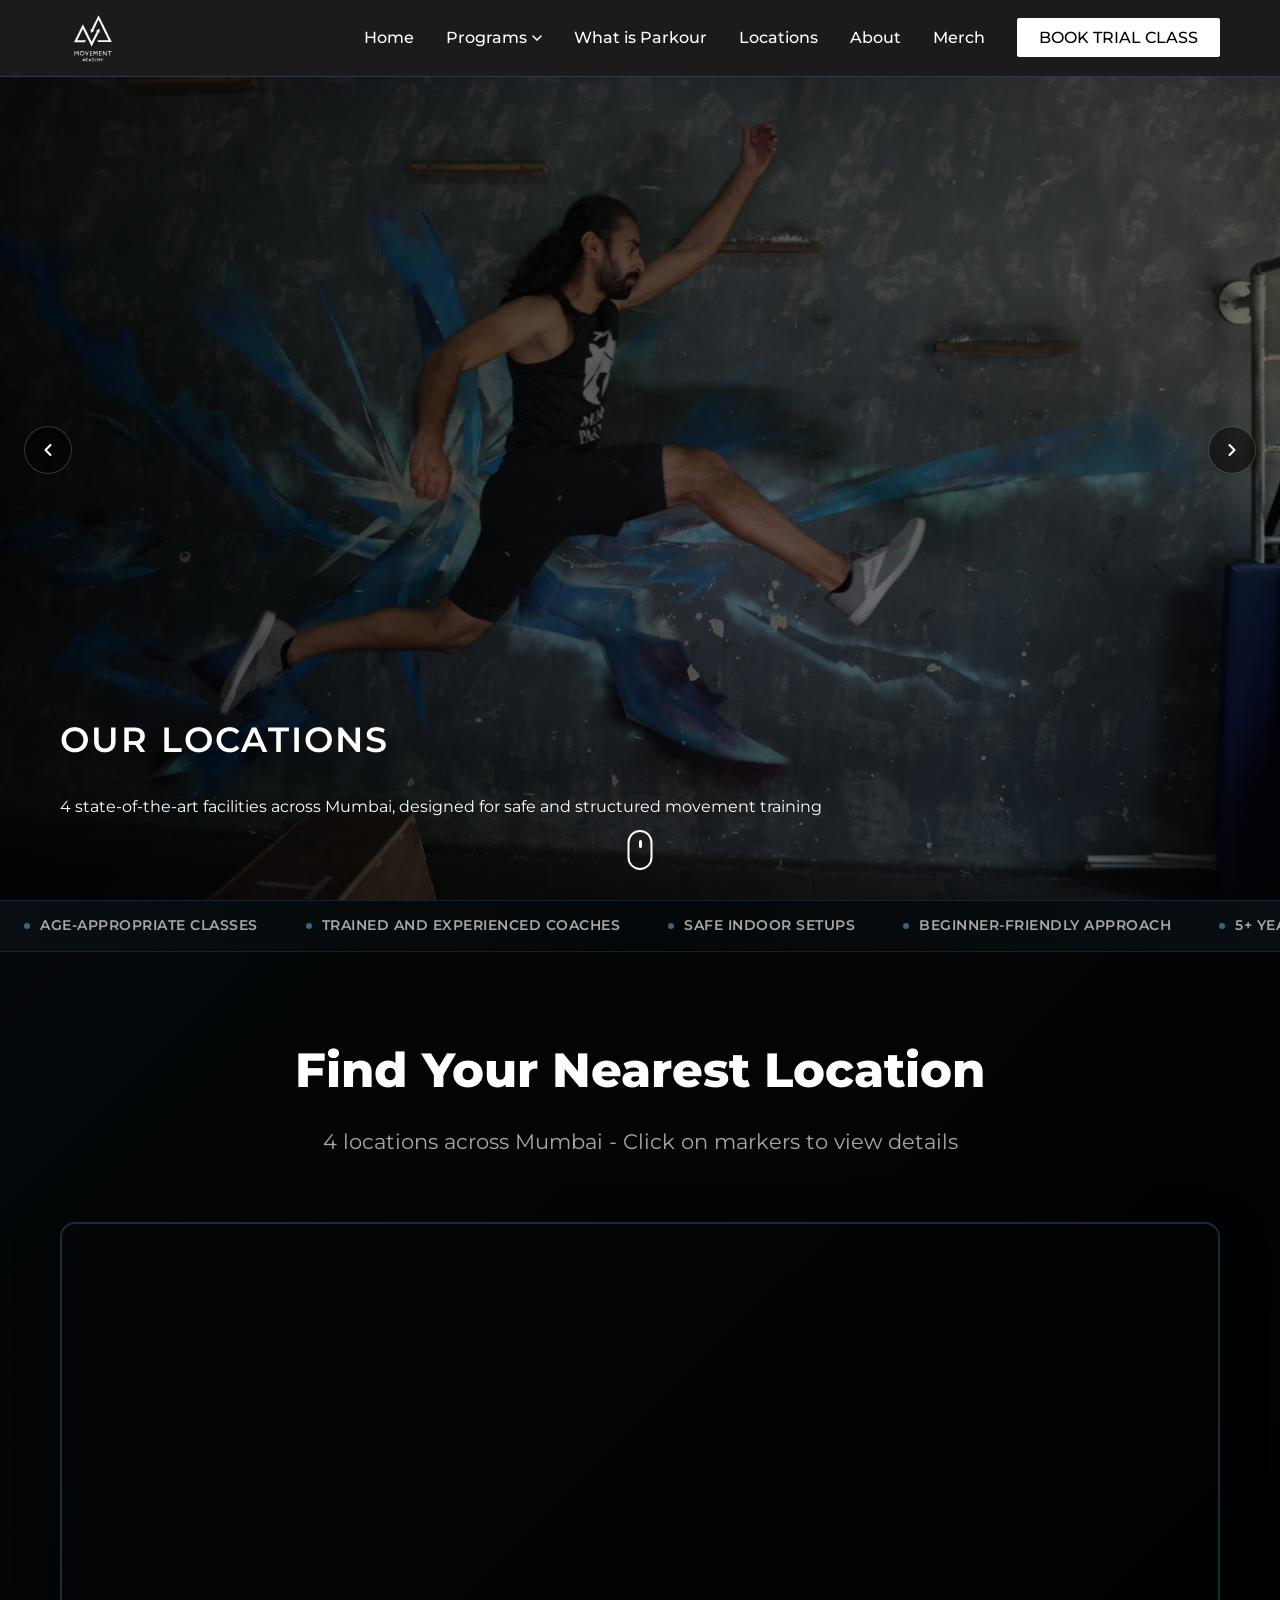
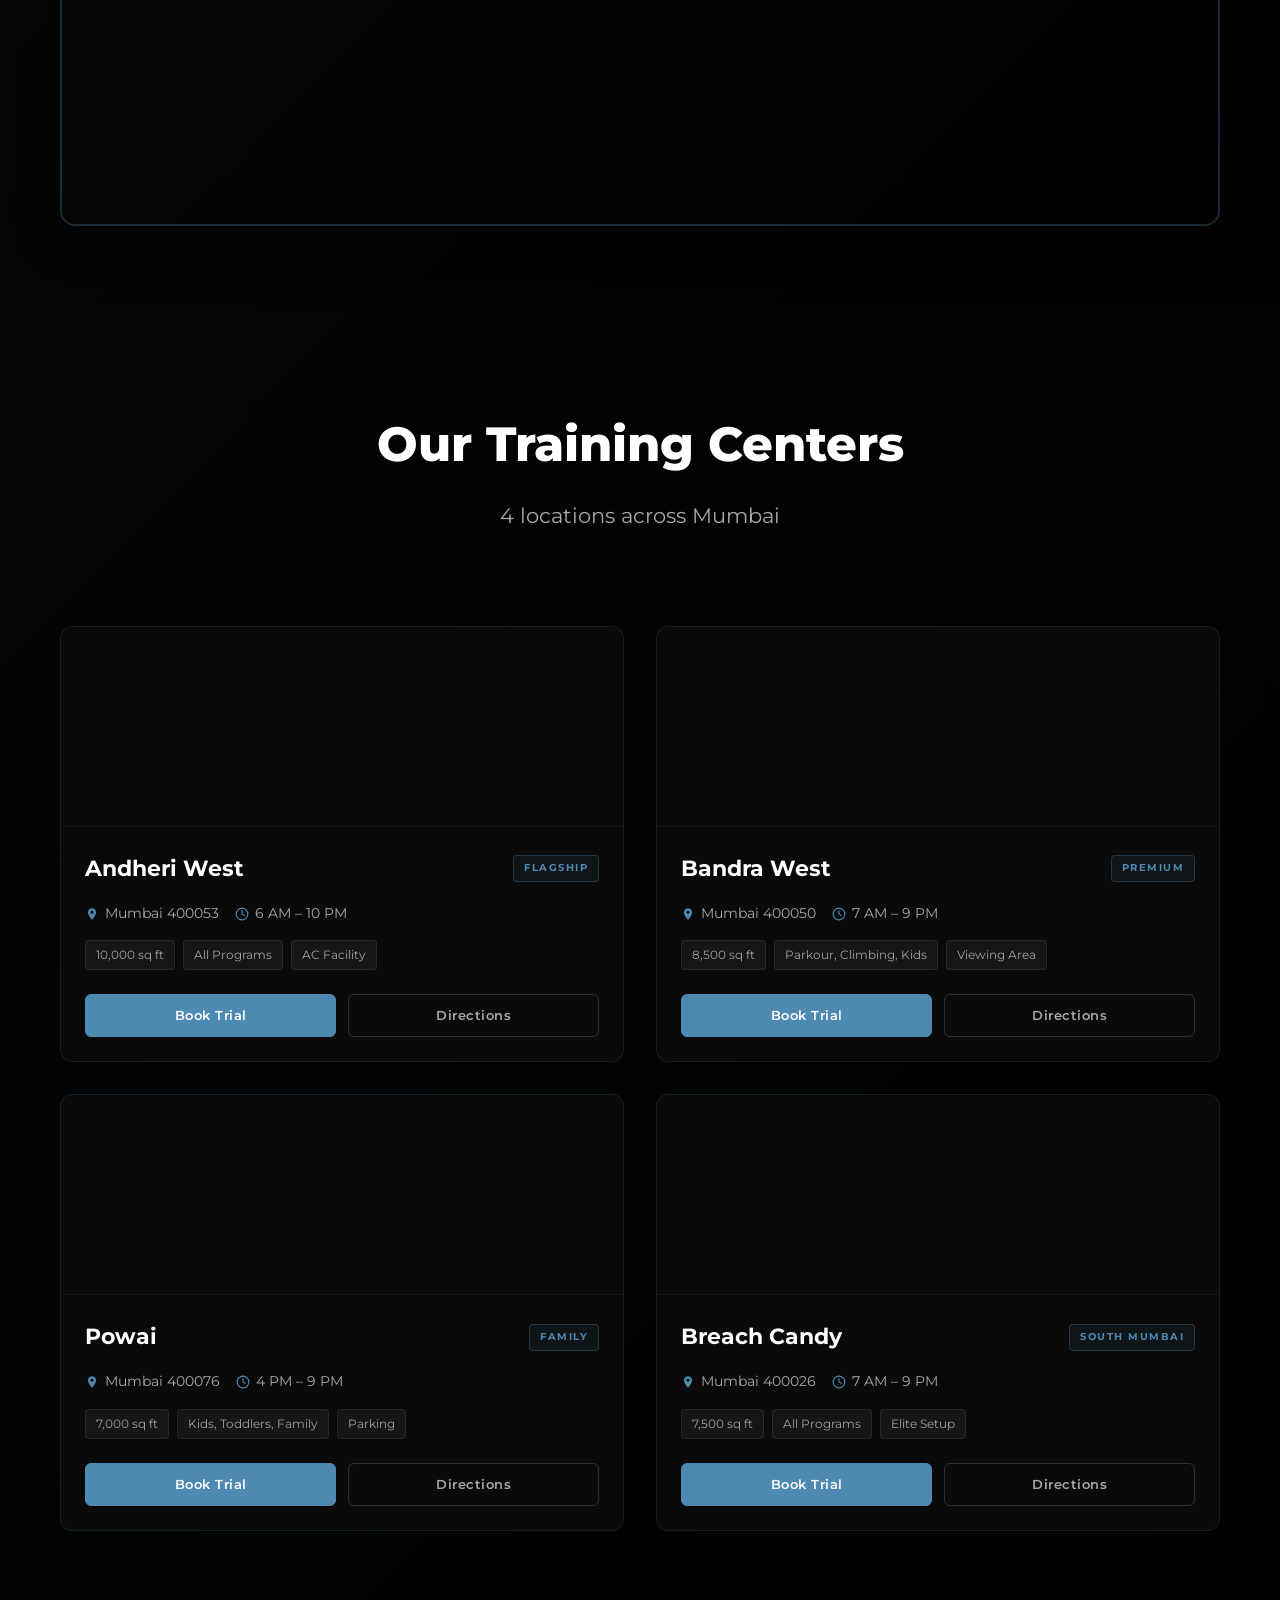
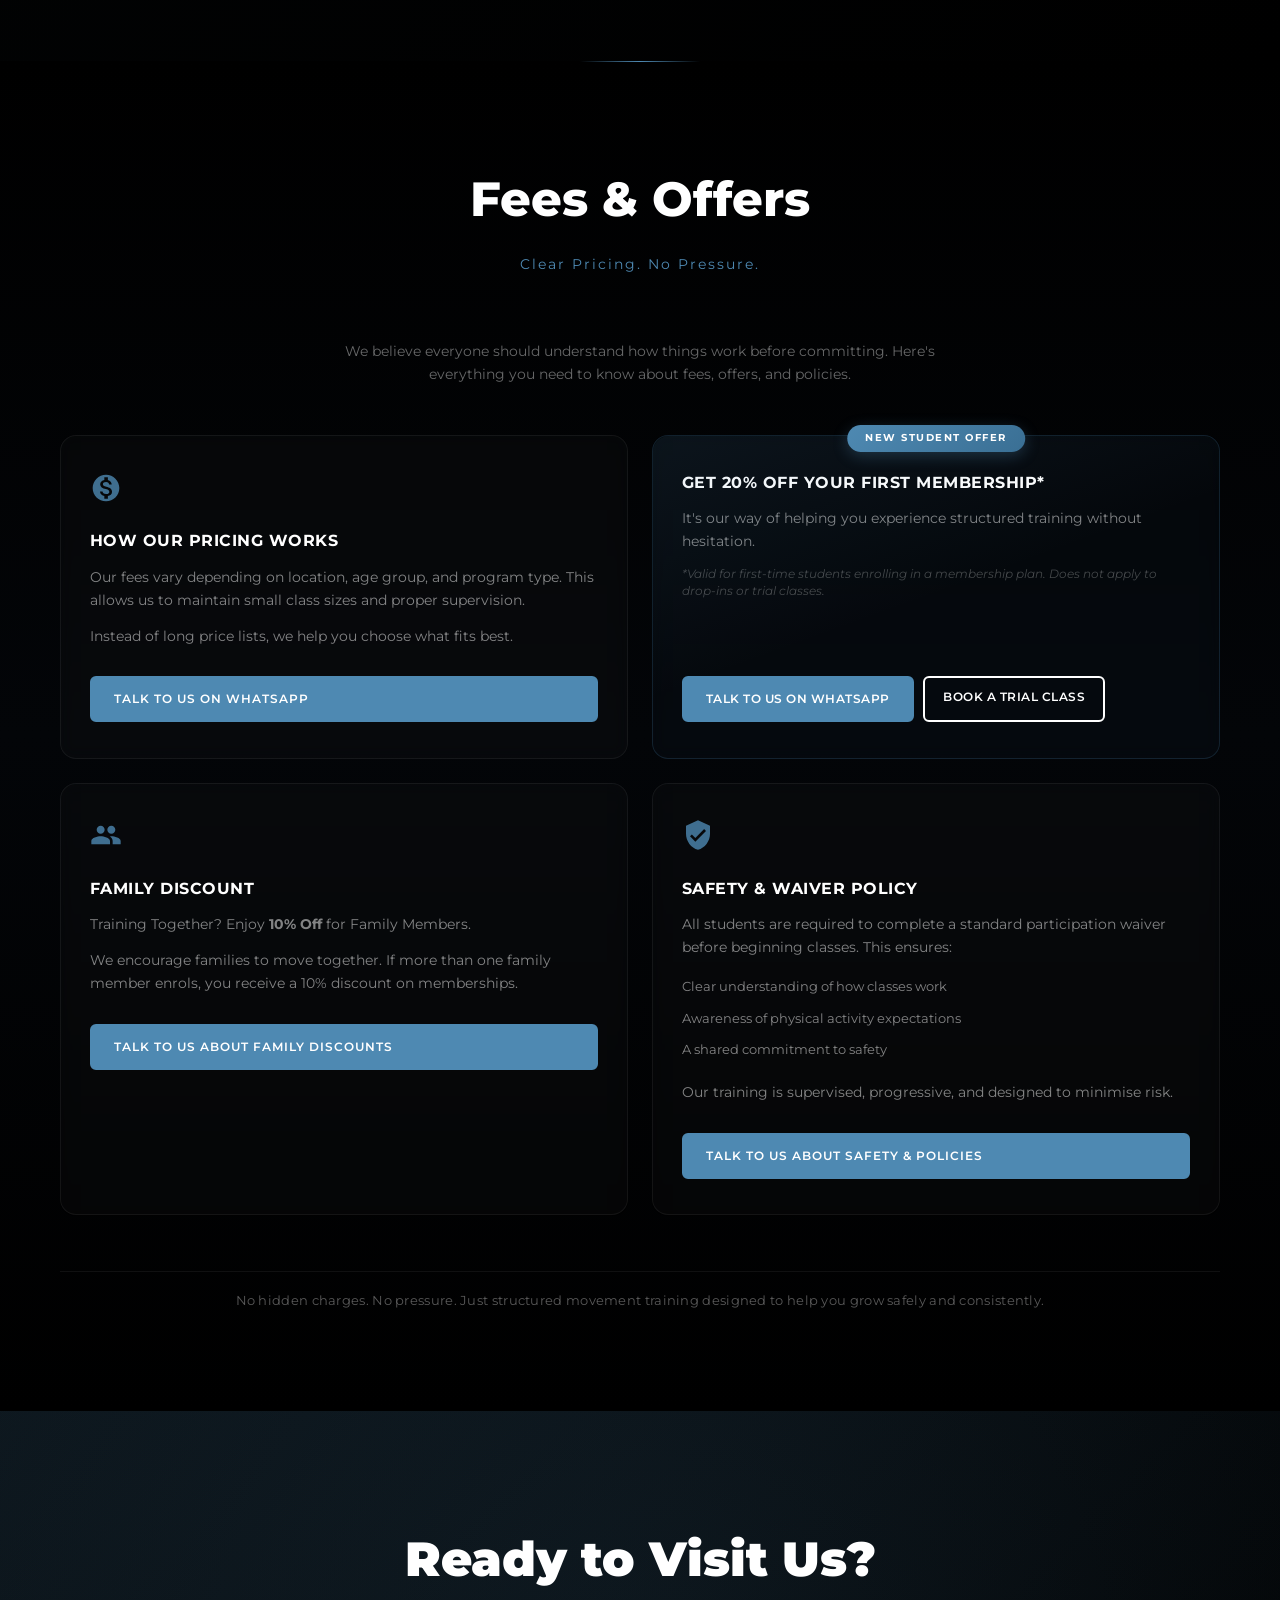
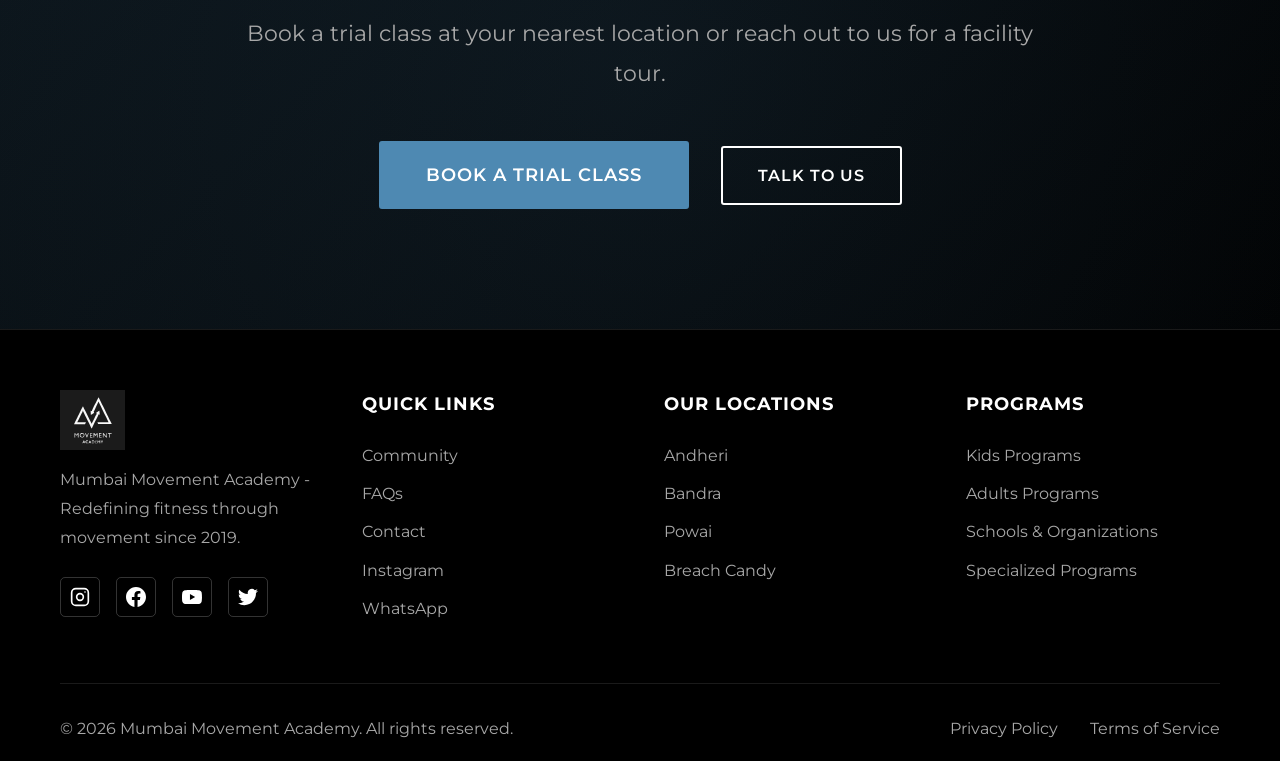
<file: mumbai_movement2-main/locations.html>
<!DOCTYPE html>
<html lang="en">
<head>
    <meta charset="UTF-8">
    <meta name="viewport" content="width=device-width, initial-scale=1.0">
    <title>Our Locations - Mumbai Movement Academy</title>
    <link rel="preconnect" href="https://fonts.googleapis.com">
    <link rel="preconnect" href="https://fonts.gstatic.com" crossorigin>
    <link href="https://fonts.googleapis.com/css2?family=Montserrat:wght@300;400;500;600;700;800;900&display=swap" rel="stylesheet">
    <link rel="stylesheet" href="styles.css">
</head>
<body>
    <!-- Navigation -->
    <nav class="navbar">
        <div class="nav-container">
            <a href="index.html" class="logo">
                <img src="logo.svg" alt="Movement Academy Logo" class="logo-img">
            </a>
            <button class="mobile-menu-btn" id="mobileMenuBtn">
                <span></span>
                <span></span>
                <span></span>
            </button>
            <ul class="nav-menu" id="navMenu">
                <li><a href="index.html">Home</a></li>
                <li class="nav-dropdown">
                    <a href="#" class="dropdown-toggle">Programs <svg class="dropdown-arrow" width="10" height="6" viewBox="0 0 10 6"><path d="M1 1l4 4 4-4" stroke="currentColor" stroke-width="1.5" fill="none" stroke-linecap="round"/></svg></a>
                    <ul class="dropdown-menu">
                        <li><a href="kids-programs.html">Kids Programs</a></li>
                        <li><a href="adults-programs.html">Adults Programs</a></li>
                        <li><a href="schools-organizations.html">Schools & Organizations</a></li>
                        <li><a href="specialized-programs.html">Specialized Programs</a></li>
                    </ul>
                </li>
                <li><a href="parkour.html">What is Parkour</a></li>
                <li><a href="locations.html">Locations</a></li>
                <li><a href="about.html">About</a></li>
                <li><a href="merchandise.html">Merch</a></li>
                <li><a href="./book-trial.html" class="btn-nav-trial">BOOK TRIAL CLASS</a></li>
            </ul>
        </div>
    </nav>

    <!-- Hero Section -->
    <section class="hero locations-hero">
        <div class="hero-slider">
            <div class="hero-slide active" style="background-image: url('img/main_banner.jpg');"></div>
            <div class="hero-slide" style="background-image: url('img/2025_04_29_Day1-5.jpg');"></div>
            <div class="hero-slide" style="background-image: url('img/2025_04_29_Day1-11.jpg');"></div>
            <div class="hero-slide" style="background-image: url('img/2025_04_29_Day1-18.jpg');"></div>
        </div>
        <div class="hero-overlay"></div>
        <button class="hero-arrow hero-arrow-left" aria-label="Previous slide">
            <svg width="20" height="20" viewBox="0 0 24 24" fill="none"><path d="M15 18l-6-6 6-6" stroke="currentColor" stroke-width="2.5" stroke-linecap="round" stroke-linejoin="round"/></svg>
        </button>
        <button class="hero-arrow hero-arrow-right" aria-label="Next slide">
            <svg width="20" height="20" viewBox="0 0 24 24" fill="none"><path d="M9 18l6-6-6-6" stroke="currentColor" stroke-width="2.5" stroke-linecap="round" stroke-linejoin="round"/></svg>
        </button>
        <div class="hero-content">
            <h1 class="hero-title animate-fade-in">OUR LOCATIONS</h1>
            <p class="hero-subtitle animate-fade-in-delay">4 state-of-the-art facilities across Mumbai, designed for safe and structured movement training</p>
        </div>
        <div class="scroll-indicator">
            <div class="mouse">
                <div class="wheel"></div>
            </div>
        </div>
    </section>

    <!-- Hero Scrolling Banner -->
    <div class="hero-scroll-banner">
        <div class="hero-scroll-track">
            <div class="hero-scroll-content">
                <span class="scroll-item"><span class="scroll-dot"></span> Age-appropriate classes</span>
                <span class="scroll-item"><span class="scroll-dot"></span> Trained and experienced coaches</span>
                <span class="scroll-item"><span class="scroll-dot"></span> Safe indoor setups</span>
                <span class="scroll-item"><span class="scroll-dot"></span> Beginner-friendly approach</span>
                <span class="scroll-item"><span class="scroll-dot"></span> 5+ Years of Experience</span>
                <span class="scroll-item"><span class="scroll-dot"></span> 1000+ Students Trained</span>
                <span class="scroll-item"><span class="scroll-dot"></span> 5 Locations across Mumbai</span>
            </div>
            <div class="hero-scroll-content" aria-hidden="true">
                <span class="scroll-item"><span class="scroll-dot"></span> Age-appropriate classes</span>
                <span class="scroll-item"><span class="scroll-dot"></span> Trained and experienced coaches</span>
                <span class="scroll-item"><span class="scroll-dot"></span> Safe indoor setups</span>
                <span class="scroll-item"><span class="scroll-dot"></span> Beginner-friendly approach</span>
                <span class="scroll-item"><span class="scroll-dot"></span> 5+ Years of Experience</span>
                <span class="scroll-item"><span class="scroll-dot"></span> 1000+ Students Trained</span>
                <span class="scroll-item"><span class="scroll-dot"></span> 5 Locations across Mumbai</span>
            </div>
        </div>
    </div>

    <!-- Map Section -->
    <section class="map-section">
        <div class="container">
            <h2 class="section-title">Find Your Nearest Location</h2>
            <p class="section-subtitle">4 locations across Mumbai - Click on markers to view details</p>
            
            <div class="map-container" id="map"></div>
        </div>
    </section>

    <!-- Locations Grid -->
    <section class="locations-grid-section">
        <div class="container">
            <h2 class="section-title">Our Training Centers</h2>
            <p class="section-subtitle">4 locations across Mumbai</p>
            
            <div class="locations-clean-grid">
                
                <!-- Andheri Location -->
                <div class="loc-card animate-on-scroll">
                    <div class="loc-map">
                        <iframe src="https://www.google.com/maps/embed?pb=!1m18!1m12!1m3!1d3769.7!2d72.83!3d19.13!2m3!1f0!2f0!3f0!3m2!1i1024!2i768!4f13.1!3m3!1m2!1s0x0%3A0x0!2zMTnCsDA3JzQ4LjAiTiA3MsKwNDknNDguMCJF!5e0!3m2!1sen!2sin!4v1234567890" allowfullscreen="" loading="lazy" referrerpolicy="no-referrer-when-downgrade"></iframe>
                    </div>
                    <div class="loc-info">
                        <div class="loc-header">
                            <h3 class="loc-name">Andheri West</h3>
                            <span class="loc-tag">FLAGSHIP</span>
                        </div>
                        <div class="loc-details">
                            <span class="loc-detail"><svg width="14" height="14" viewBox="0 0 24 24" fill="none"><path d="M12 2C8.13 2 5 5.13 5 9c0 5.25 7 13 7 13s7-7.75 7-13c0-3.87-3.13-7-7-7z" fill="#4E89B2"/><circle cx="12" cy="9" r="2.5" fill="#000"/></svg> Mumbai 400053</span>
                            <span class="loc-detail"><svg width="14" height="14" viewBox="0 0 24 24" fill="none"><circle cx="12" cy="12" r="10" stroke="#4E89B2" stroke-width="2"/><path d="M12 6v6l4 2" stroke="#4E89B2" stroke-width="2" stroke-linecap="round"/></svg> 6 AM – 10 PM</span>
                        </div>
                        <div class="loc-meta">
                            <span>10,000 sq ft</span>
                            <span>All Programs</span>
                            <span>AC Facility</span>
                        </div>
                        <div class="loc-actions">
                            <a href="./book-trial.html?location=andheri" class="loc-btn loc-btn-primary">Book Trial</a>
                            <a href="https://maps.google.com/?q=Andheri+West+Mumbai" target="_blank" class="loc-btn loc-btn-outline">Directions</a>
                        </div>
                    </div>
                </div>

                <!-- Bandra Location -->
                <div class="loc-card animate-on-scroll">
                    <div class="loc-map">
                        <iframe src="https://www.google.com/maps/embed?pb=!1m18!1m12!1m3!1d3770.5!2d72.83!3d19.06!2m3!1f0!2f0!3f0!3m2!1i1024!2i768!4f13.1!3m3!1m2!1s0x0%3A0x0!2zMTnCsDAzJzM2LjAiTiA3MsKwNDknNDguMCJF!5e0!3m2!1sen!2sin!4v1234567890" allowfullscreen="" loading="lazy" referrerpolicy="no-referrer-when-downgrade"></iframe>
                    </div>
                    <div class="loc-info">
                        <div class="loc-header">
                            <h3 class="loc-name">Bandra West</h3>
                            <span class="loc-tag">PREMIUM</span>
                        </div>
                        <div class="loc-details">
                            <span class="loc-detail"><svg width="14" height="14" viewBox="0 0 24 24" fill="none"><path d="M12 2C8.13 2 5 5.13 5 9c0 5.25 7 13 7 13s7-7.75 7-13c0-3.87-3.13-7-7-7z" fill="#4E89B2"/><circle cx="12" cy="9" r="2.5" fill="#000"/></svg> Mumbai 400050</span>
                            <span class="loc-detail"><svg width="14" height="14" viewBox="0 0 24 24" fill="none"><circle cx="12" cy="12" r="10" stroke="#4E89B2" stroke-width="2"/><path d="M12 6v6l4 2" stroke="#4E89B2" stroke-width="2" stroke-linecap="round"/></svg> 7 AM – 9 PM</span>
                        </div>
                        <div class="loc-meta">
                            <span>8,500 sq ft</span>
                            <span>Parkour, Climbing, Kids</span>
                            <span>Viewing Area</span>
                        </div>
                        <div class="loc-actions">
                            <a href="./book-trial.html?location=bandra" class="loc-btn loc-btn-primary">Book Trial</a>
                            <a href="https://maps.google.com/?q=Bandra+West+Mumbai" target="_blank" class="loc-btn loc-btn-outline">Directions</a>
                        </div>
                    </div>
                </div>

                <!-- Powai Location -->
                <div class="loc-card animate-on-scroll">
                    <div class="loc-map">
                        <iframe src="https://www.google.com/maps/embed?pb=!1m18!1m12!1m3!1d3769.2!2d72.90!3d19.12!2m3!1f0!2f0!3f0!3m2!1i1024!2i768!4f13.1!3m3!1m2!1s0x0%3A0x0!2zMTnCsDA3JzEyLjAiTiA3MsKwNTQnMDAuMCJF!5e0!3m2!1sen!2sin!4v1234567890" allowfullscreen="" loading="lazy" referrerpolicy="no-referrer-when-downgrade"></iframe>
                    </div>
                    <div class="loc-info">
                        <div class="loc-header">
                            <h3 class="loc-name">Powai</h3>
                            <span class="loc-tag">FAMILY</span>
                        </div>
                        <div class="loc-details">
                            <span class="loc-detail"><svg width="14" height="14" viewBox="0 0 24 24" fill="none"><path d="M12 2C8.13 2 5 5.13 5 9c0 5.25 7 13 7 13s7-7.75 7-13c0-3.87-3.13-7-7-7z" fill="#4E89B2"/><circle cx="12" cy="9" r="2.5" fill="#000"/></svg> Mumbai 400076</span>
                            <span class="loc-detail"><svg width="14" height="14" viewBox="0 0 24 24" fill="none"><circle cx="12" cy="12" r="10" stroke="#4E89B2" stroke-width="2"/><path d="M12 6v6l4 2" stroke="#4E89B2" stroke-width="2" stroke-linecap="round"/></svg> 4 PM – 9 PM</span>
                        </div>
                        <div class="loc-meta">
                            <span>7,000 sq ft</span>
                            <span>Kids, Toddlers, Family</span>
                            <span>Parking</span>
                        </div>
                        <div class="loc-actions">
                            <a href="./book-trial.html?location=powai" class="loc-btn loc-btn-primary">Book Trial</a>
                            <a href="https://maps.google.com/?q=Powai+Mumbai" target="_blank" class="loc-btn loc-btn-outline">Directions</a>
                        </div>
                    </div>
                </div>

                <!-- Breach Candy Location -->
                <div class="loc-card animate-on-scroll">
                    <div class="loc-map">
                        <iframe src="https://www.google.com/maps/embed?pb=!1m18!1m12!1m3!1d3771.2!2d72.80!3d18.97!2m3!1f0!2f0!3f0!3m2!1i1024!2i768!4f13.1!3m3!1m2!1s0x0%3A0x0!2zMTjCsDU4JzEyLjAiTiA3MsKwNDgnMDAuMCJF!5e0!3m2!1sen!2sin!4v1234567890" allowfullscreen="" loading="lazy" referrerpolicy="no-referrer-when-downgrade"></iframe>
                    </div>
                    <div class="loc-info">
                        <div class="loc-header">
                            <h3 class="loc-name">Breach Candy</h3>
                            <span class="loc-tag">SOUTH MUMBAI</span>
                        </div>
                        <div class="loc-details">
                            <span class="loc-detail"><svg width="14" height="14" viewBox="0 0 24 24" fill="none"><path d="M12 2C8.13 2 5 5.13 5 9c0 5.25 7 13 7 13s7-7.75 7-13c0-3.87-3.13-7-7-7z" fill="#4E89B2"/><circle cx="12" cy="9" r="2.5" fill="#000"/></svg> Mumbai 400026</span>
                            <span class="loc-detail"><svg width="14" height="14" viewBox="0 0 24 24" fill="none"><circle cx="12" cy="12" r="10" stroke="#4E89B2" stroke-width="2"/><path d="M12 6v6l4 2" stroke="#4E89B2" stroke-width="2" stroke-linecap="round"/></svg> 7 AM – 9 PM</span>
                        </div>
                        <div class="loc-meta">
                            <span>7,500 sq ft</span>
                            <span>All Programs</span>
                            <span>Elite Setup</span>
                        </div>
                        <div class="loc-actions">
                            <a href="./book-trial.html?location=breach" class="loc-btn loc-btn-primary">Book Trial</a>
                            <a href="https://maps.google.com/?q=Breach+Candy+Mumbai" target="_blank" class="loc-btn loc-btn-outline">Directions</a>
                        </div>
                    </div>
                </div>

            </div>
        </div>
    </section>

    <!-- Fees & Offers Section -->
    <section class="fees-offers-section" id="fees">
        <div class="container">
            <h2 class="section-title">Fees & Offers</h2>
            <p class="section-subtitle">Clear Pricing. No Pressure.</p>
            <p class="content-text" style="text-align: center; max-width: 620px; margin: 0.5rem auto 0; font-size: 0.88rem; color: rgba(255,255,255,0.4); line-height: 1.7;">We believe everyone should understand how things work before committing. Here's everything you need to know about fees, offers, and policies.</p>

            <div class="fees-grid">
                <!-- How Pricing Works -->
                <div class="fees-card animate-on-scroll">
                    <div class="fees-card-icon">
                        <svg viewBox="0 0 24 24" fill="none" width="40" height="40"><path d="M12 2C6.48 2 2 6.48 2 12s4.48 10 10 10 10-4.48 10-10S17.52 2 12 2zm1.41 16.09V20h-2.67v-1.93c-1.71-.36-3.16-1.46-3.27-3.4h1.96c.1 1.05.82 1.87 2.65 1.87 1.96 0 2.4-.98 2.4-1.59 0-.83-.44-1.61-2.67-2.14-2.48-.6-4.18-1.62-4.18-3.67 0-1.72 1.39-2.84 3.11-3.21V4h2.67v1.95c1.86.45 2.79 1.86 2.85 3.39H14.3c-.05-1.11-.64-1.87-2.22-1.87-1.5 0-2.4.68-2.4 1.64 0 .84.65 1.39 2.67 1.94s4.18 1.36 4.18 3.85c0 1.89-1.44 2.96-3.12 3.19z" fill="#4E89B2"/></svg>
                    </div>
                    <h3 class="fees-card-title">How Our Pricing Works</h3>
                    <p class="fees-card-text">Our fees vary depending on location, age group, and program type. This allows us to maintain small class sizes and proper supervision.</p>
                    <p class="fees-card-text">Instead of long price lists, we help you choose what fits best.</p>
                    <a href="https://wa.me/919876543210?text=Hi%2C%20I'd%20like%20to%20know%20about%20fees%20and%20pricing." class="btn btn-primary" target="_blank" style="margin-top: 1rem;">Talk to Us on WhatsApp</a>
                </div>

                <!-- First-Time Offer -->
                <div class="fees-card fees-card-highlight animate-on-scroll">
                    <div class="fees-offer-badge">NEW STUDENT OFFER</div>
                    <h3 class="fees-card-title">Get 20% Off Your First Membership*</h3>
                    <p class="fees-card-text">It's our way of helping you experience structured training without hesitation.</p>
                    <p class="fees-card-disclaimer">*Valid for first-time students enrolling in a membership plan. Does not apply to drop-ins or trial classes.</p>
                    <div class="fees-card-buttons">
                        <a href="https://wa.me/919876543210?text=Hi%2C%20I'm%20interested%20in%20the%2020%25%20off%20first%20membership%20offer." class="btn btn-primary" target="_blank">Talk to Us on WhatsApp</a>
                        <a href="./book-trial.html" class="btn btn-outline">Book a Trial Class</a>
                    </div>
                </div>

                <!-- Family Discount -->
                <div class="fees-card animate-on-scroll">
                    <div class="fees-card-icon">
                        <svg viewBox="0 0 24 24" fill="none" width="40" height="40"><path d="M16 11c1.66 0 2.99-1.34 2.99-3S17.66 5 16 5c-1.66 0-3 1.34-3 3s1.34 3 3 3zm-8 0c1.66 0 2.99-1.34 2.99-3S9.66 5 8 5C6.34 5 5 6.34 5 8s1.34 3 3 3zm0 2c-2.33 0-7 1.17-7 3.5V19h14v-2.5c0-2.33-4.67-3.5-7-3.5zm8 0c-.29 0-.62.02-.97.05 1.16.84 1.97 1.97 1.97 3.45V19h6v-2.5c0-2.33-4.67-3.5-7-3.5z" fill="#4E89B2"/></svg>
                    </div>
                    <h3 class="fees-card-title">Family Discount</h3>
                    <p class="fees-card-text">Training Together? Enjoy <strong>10% Off</strong> for Family Members.</p>
                    <p class="fees-card-text">We encourage families to move together. If more than one family member enrols, you receive a 10% discount on memberships.</p>
                    <a href="https://wa.me/919876543210?text=Hi%2C%20I'd%20like%20to%20know%20about%20the%20family%20discount." class="btn btn-primary" target="_blank" style="margin-top: 1rem;">Talk to Us About Family Discounts</a>
                </div>

                <!-- Safety & Waiver -->
                <div class="fees-card animate-on-scroll">
                    <div class="fees-card-icon">
                        <svg viewBox="0 0 24 24" fill="none" width="40" height="40"><path d="M12 1L3 5v6c0 5.55 3.84 10.74 9 12 5.16-1.26 9-6.45 9-12V5l-9-4zm-2 16l-4-4 1.41-1.41L10 14.17l6.59-6.59L18 9l-8 8z" fill="#4E89B2"/></svg>
                    </div>
                    <h3 class="fees-card-title">Safety & Waiver Policy</h3>
                    <p class="fees-card-text">All students are required to complete a standard participation waiver before beginning classes. This ensures:</p>
                    <ul class="fees-list">
                        <li>Clear understanding of how classes work</li>
                        <li>Awareness of physical activity expectations</li>
                        <li>A shared commitment to safety</li>
                    </ul>
                    <p class="fees-card-text">Our training is supervised, progressive, and designed to minimise risk.</p>
                    <a href="https://wa.me/919876543210?text=Hi%2C%20I'd%20like%20to%20understand%20the%20safety%20and%20waiver%20policy." class="btn btn-primary" target="_blank" style="margin-top: 1rem;">Talk to Us About Safety & Policies</a>
                </div>
            </div>

            <p class="fees-footer-note">No hidden charges. No pressure. Just structured movement training designed to help you grow safely and consistently.</p>
        </div>
    </section>

    <!-- CTA Section -->
    <section class="final-cta">
        <div class="container">
            <div class="cta-content">
                <h2 class="cta-title">Ready to Visit Us?</h2>
                <p class="cta-description">Book a trial class at your nearest location or reach out to us for a facility tour.</p>
                <div class="cta-buttons-large">
                    <a href="./book-trial.html" class="btn btn-primary-large">BOOK A TRIAL CLASS</a>
                    <a href="https://wa.me/919876543210" class="btn btn-outline" target="_blank">TALK TO US</a>
                </div>
            </div>
        </div>
    </section>

    <!-- Footer -->
    <footer class="footer">
        <div class="container">
            <div class="footer-content">
                <div class="footer-column">
                    <div class="footer-logo">
                        <img src="logo.svg" alt="Movement Academy Logo" class="logo-img">
                    </div>
                    <p class="footer-description">Mumbai Movement Academy - Redefining fitness through movement since 2019.</p>
                    <div class="social-links">
                        <a href="https://instagram.com" target="_blank" aria-label="Instagram">
                            <svg viewBox="0 0 24 24" fill="none" xmlns="http://www.w3.org/2000/svg">
                                <rect x="2" y="2" width="20" height="20" rx="5" stroke="currentColor" stroke-width="2"/>
                                <circle cx="12" cy="12" r="4" stroke="currentColor" stroke-width="2"/>
                                <circle cx="18" cy="6" r="1" fill="currentColor"/>
                            </svg>
                        </a>
                        <a href="https://facebook.com" target="_blank" aria-label="Facebook">
                            <svg viewBox="0 0 24 24" fill="currentColor" xmlns="http://www.w3.org/2000/svg">
                                <path d="M24 12.073c0-6.627-5.373-12-12-12s-12 5.373-12 12c0 5.99 4.388 10.954 10.125 11.854v-8.385H7.078v-3.47h3.047V9.43c0-3.007 1.792-4.669 4.533-4.669 1.312 0 2.686.235 2.686.235v2.953H15.83c-1.491 0-1.956.925-1.956 1.874v2.25h3.328l-.532 3.47h-2.796v8.385C19.612 23.027 24 18.062 24 12.073z"/>
                            </svg>
                        </a>
                        <a href="https://www.youtube.com/@MumbaiMovementAcademy" target="_blank" aria-label="YouTube">
                            <svg viewBox="0 0 24 24" fill="currentColor" xmlns="http://www.w3.org/2000/svg">
                                <path d="M23.498 6.186a3.016 3.016 0 0 0-2.122-2.136C19.505 3.545 12 3.545 12 3.545s-7.505 0-9.377.505A3.017 3.017 0 0 0 .502 6.186C0 8.07 0 12 0 12s0 3.93.502 5.814a3.016 3.016 0 0 0 2.122 2.136c1.871.505 9.376.505 9.376.505s7.505 0 9.377-.505a3.015 3.015 0 0 0 2.122-2.136C24 15.93 24 12 24 12s0-3.93-.502-5.814zM9.545 15.568V8.432L15.818 12l-6.273 3.568z"/>
                            </svg>
                        </a>
                        <a href="https://twitter.com" target="_blank" aria-label="Twitter">
                            <svg viewBox="0 0 24 24" fill="currentColor" xmlns="http://www.w3.org/2000/svg">
                                <path d="M23.953 4.57a10 10 0 01-2.825.775 4.958 4.958 0 002.163-2.723c-.951.555-2.005.959-3.127 1.184a4.92 4.92 0 00-8.384 4.482C7.69 8.095 4.067 6.13 1.64 3.162a4.822 4.822 0 00-.666 2.475c0 1.71.87 3.213 2.188 4.096a4.904 4.904 0 01-2.228-.616v.06a4.923 4.923 0 003.946 4.827 4.996 4.996 0 01-2.212.085 4.936 4.936 0 004.604 3.417 9.867 9.867 0 01-6.102 2.105c-.39 0-.779-.023-1.17-.067a13.995 13.995 0 007.557 2.209c9.053 0 13.998-7.496 13.998-13.985 0-.21 0-.42-.015-.63A9.935 9.935 0 0024 4.59z"/>
                            </svg>
                        </a>
                    </div>
                </div>

                <div class="footer-column" id="links">
                    <h4>QUICK LINKS</h4>
                    <ul>
                        <li><a href="index.html#community">Community</a></li>
                        <li><a href="index.html#faq">FAQs</a></li>
                        <li><a href="./book-trial.html">Contact</a></li>
                        <li><a href="https://instagram.com" target="_blank">Instagram</a></li>
                        <li><a href="https://wa.me/919876543210" target="_blank">WhatsApp</a></li>
                    </ul>
                </div>

                <div class="footer-column" id="locations">
                    <h4>OUR LOCATIONS</h4>
                    <ul>
                        <li><a href="#andheri">Andheri</a></li>
                        <li><a href="#bandra">Bandra</a></li>
                        <li><a href="#powai">Powai</a></li>
                        <li><a href="#breach">Breach Candy</a></li>
                    </ul>
                </div>

                <div class="footer-column" id="programs">
                    <h4>PROGRAMS</h4>
                    <ul>
                        <li><a href="kids-programs.html">Kids Programs</a></li>
                        <li><a href="adults-programs.html">Adults Programs</a></li>
                        <li><a href="schools-organizations.html">Schools & Organizations</a></li>
                        <li><a href="specialized-programs.html">Specialized Programs</a></li>
                    </ul>
                </div>
            </div>

            <div class="footer-bottom">
                <p>&copy; 2026 Mumbai Movement Academy. All rights reserved.</p>
                <div class="footer-links">
                    <a href="#privacy">Privacy Policy</a>
                    <a href="#terms">Terms of Service</a>
                </div>
            </div>
        </div>
    </footer>

    <script src="script.js"></script>
    
    <!-- Google Maps Initialization -->
    <script>
        // Initialize map showing Mumbai with all location areas
        (function() {
            const mapContainer = document.getElementById('map');
            if (!mapContainer) return;
            
            // Create map iframe showing Mumbai coverage area
            const iframe = document.createElement('iframe');
            iframe.src = 'https://www.google.com/maps/embed?pb=!1m18!1m12!1m3!1d120680.86894953453!2d72.77129645!3d19.076090349999998!2m3!1f0!2f0!3f0!3m2!1i1024!2i768!4f13.1!3m3!1m2!1s0x3be7c6306644edc1%3A0x5da4ed8f8d648c69!2sMumbai%20Movement%20Academy!5e0!3m2!1sen!2sin!4v1642089900000!5m2!1sen!2sin';
            iframe.width = '100%';
            iframe.height = '600';
            iframe.style.border = '0';
            iframe.allowFullscreen = true;
            iframe.loading = 'lazy';
            iframe.referrerPolicy = 'no-referrer-when-downgrade';
            
            mapContainer.appendChild(iframe);
        })();
    </script>
</body>
</html>
</file>
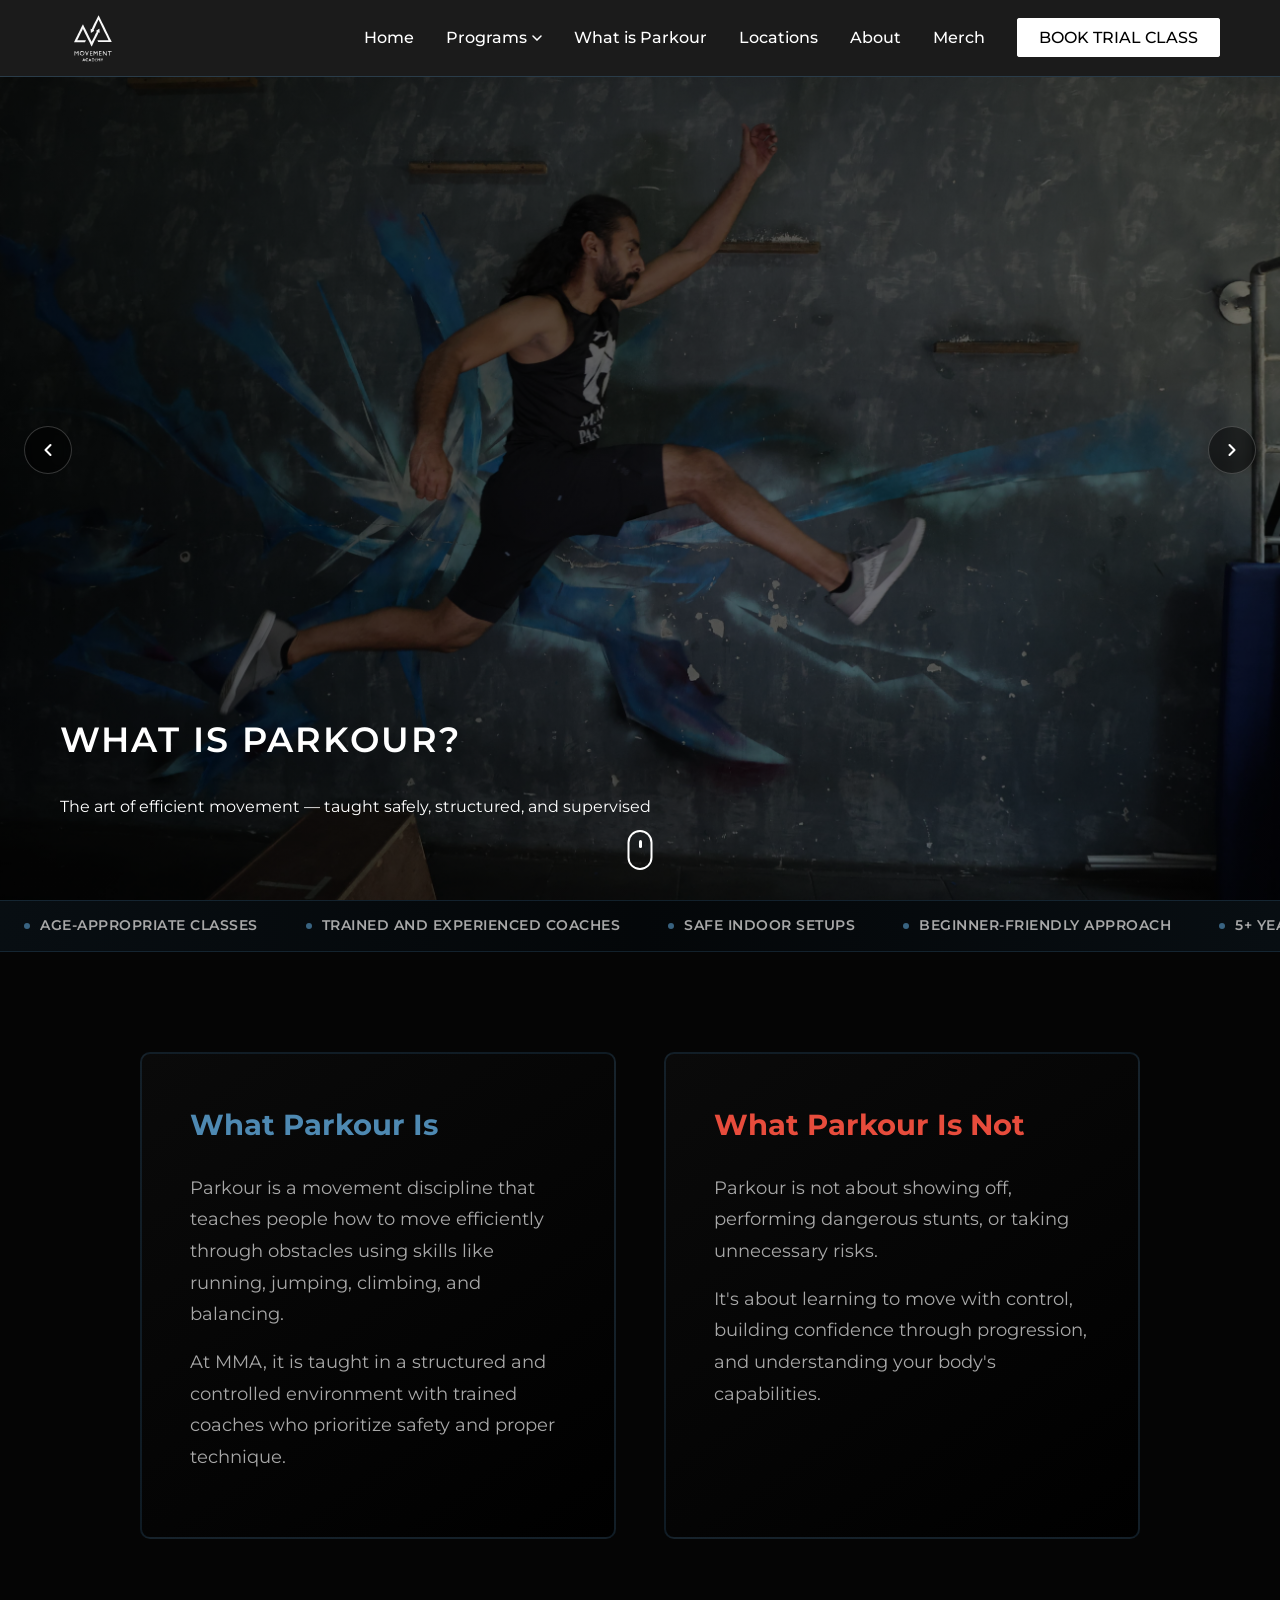
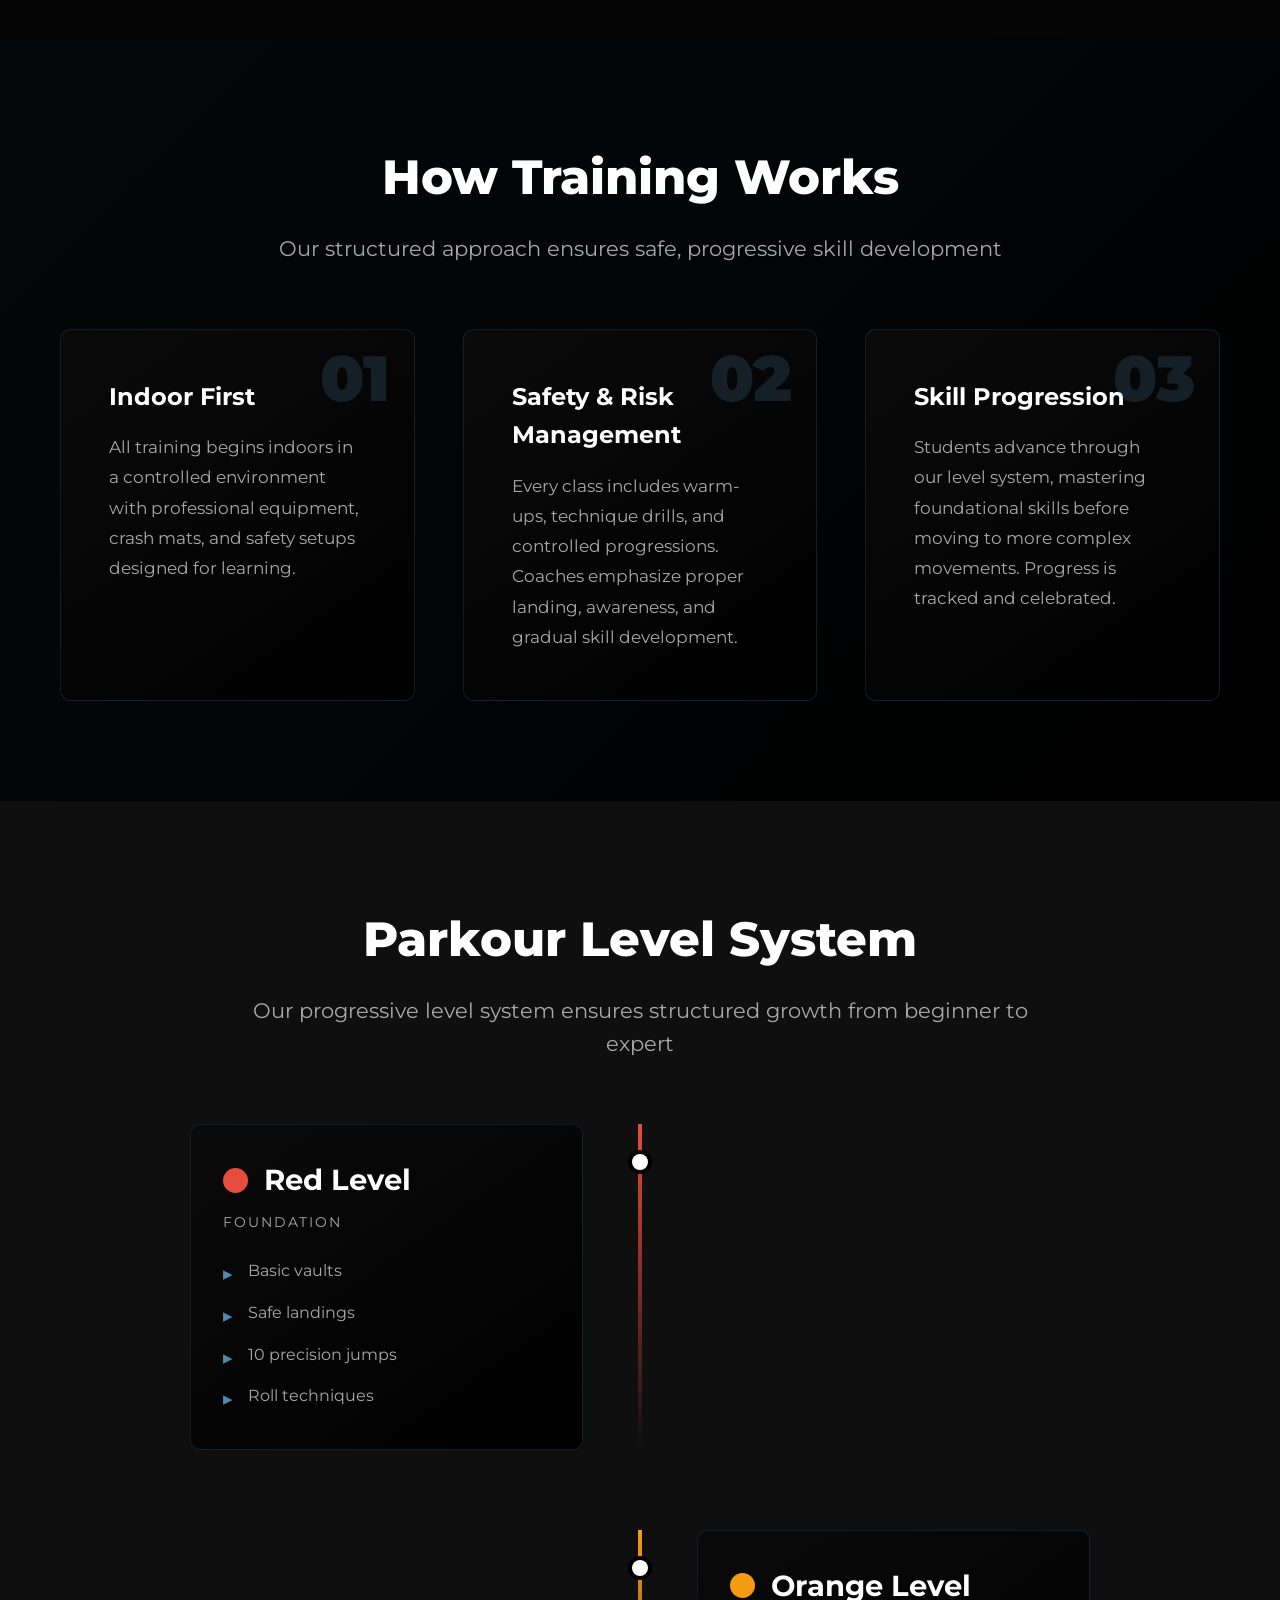
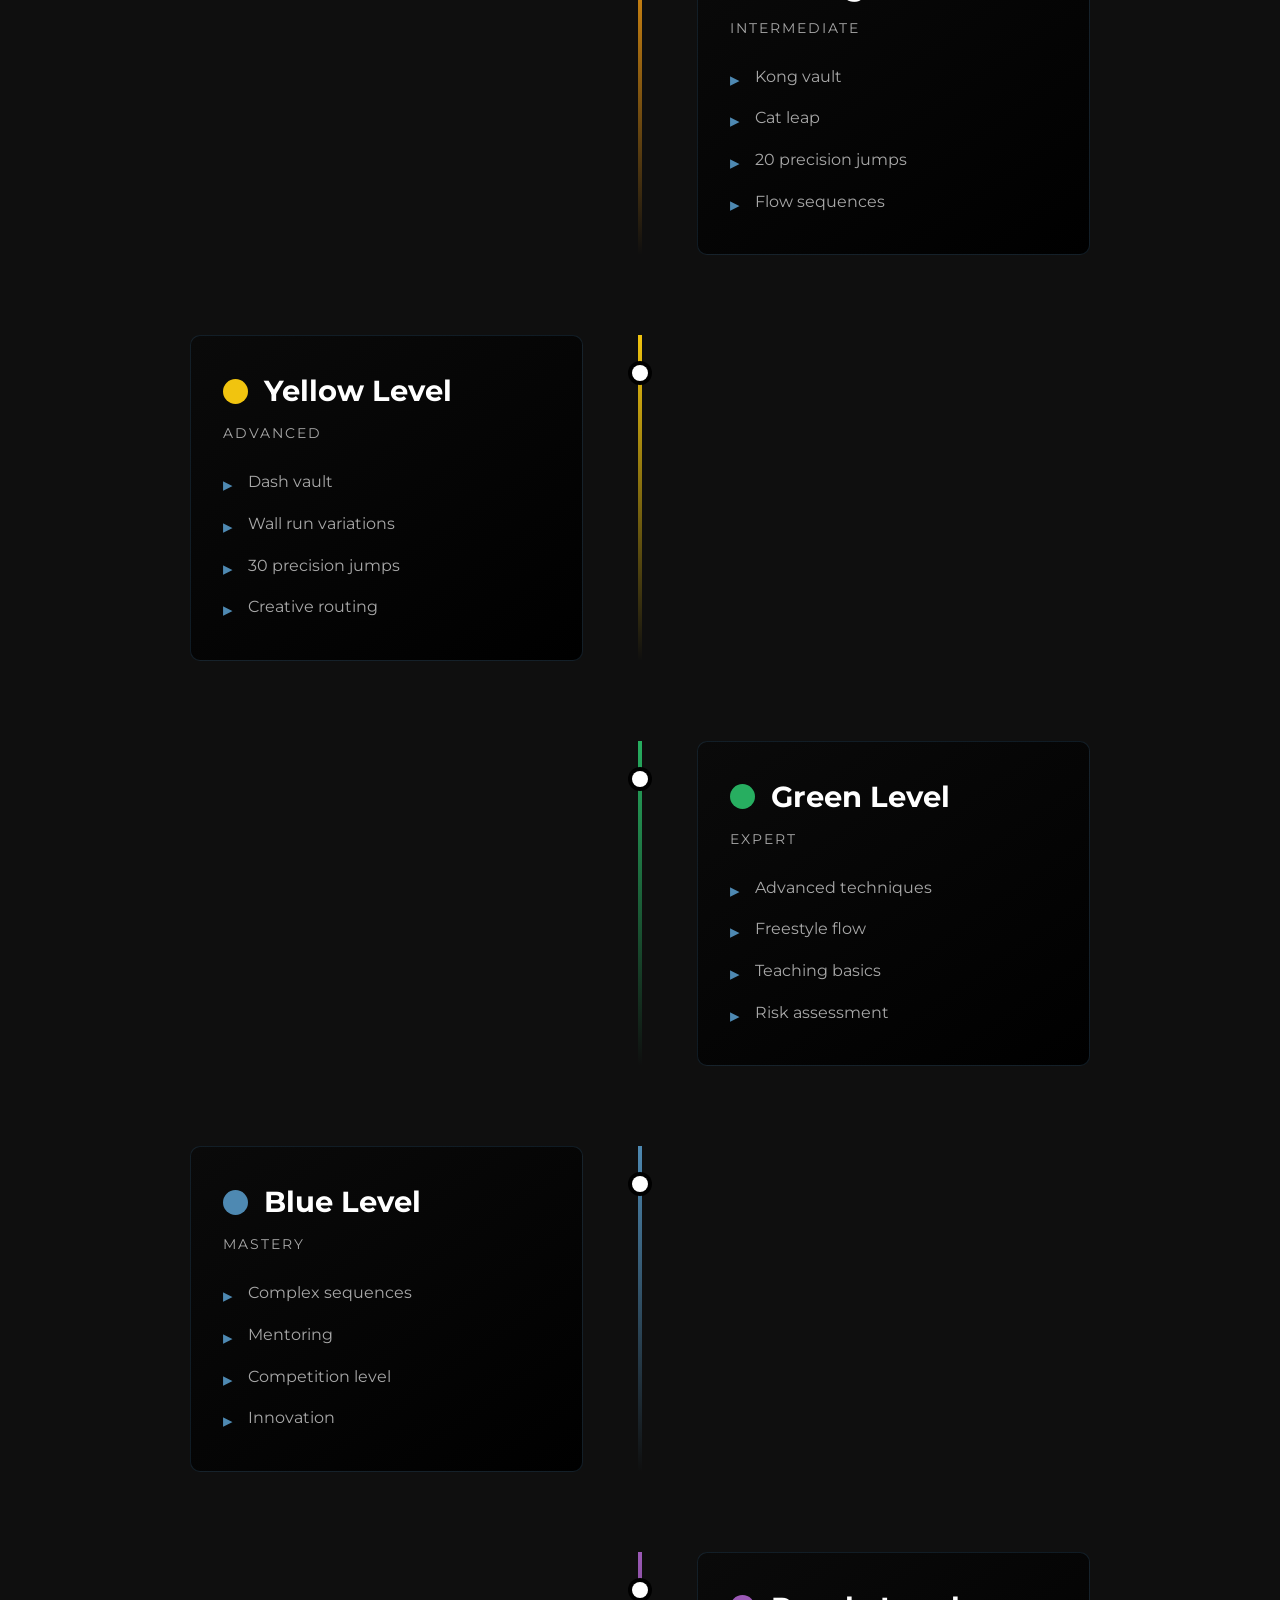
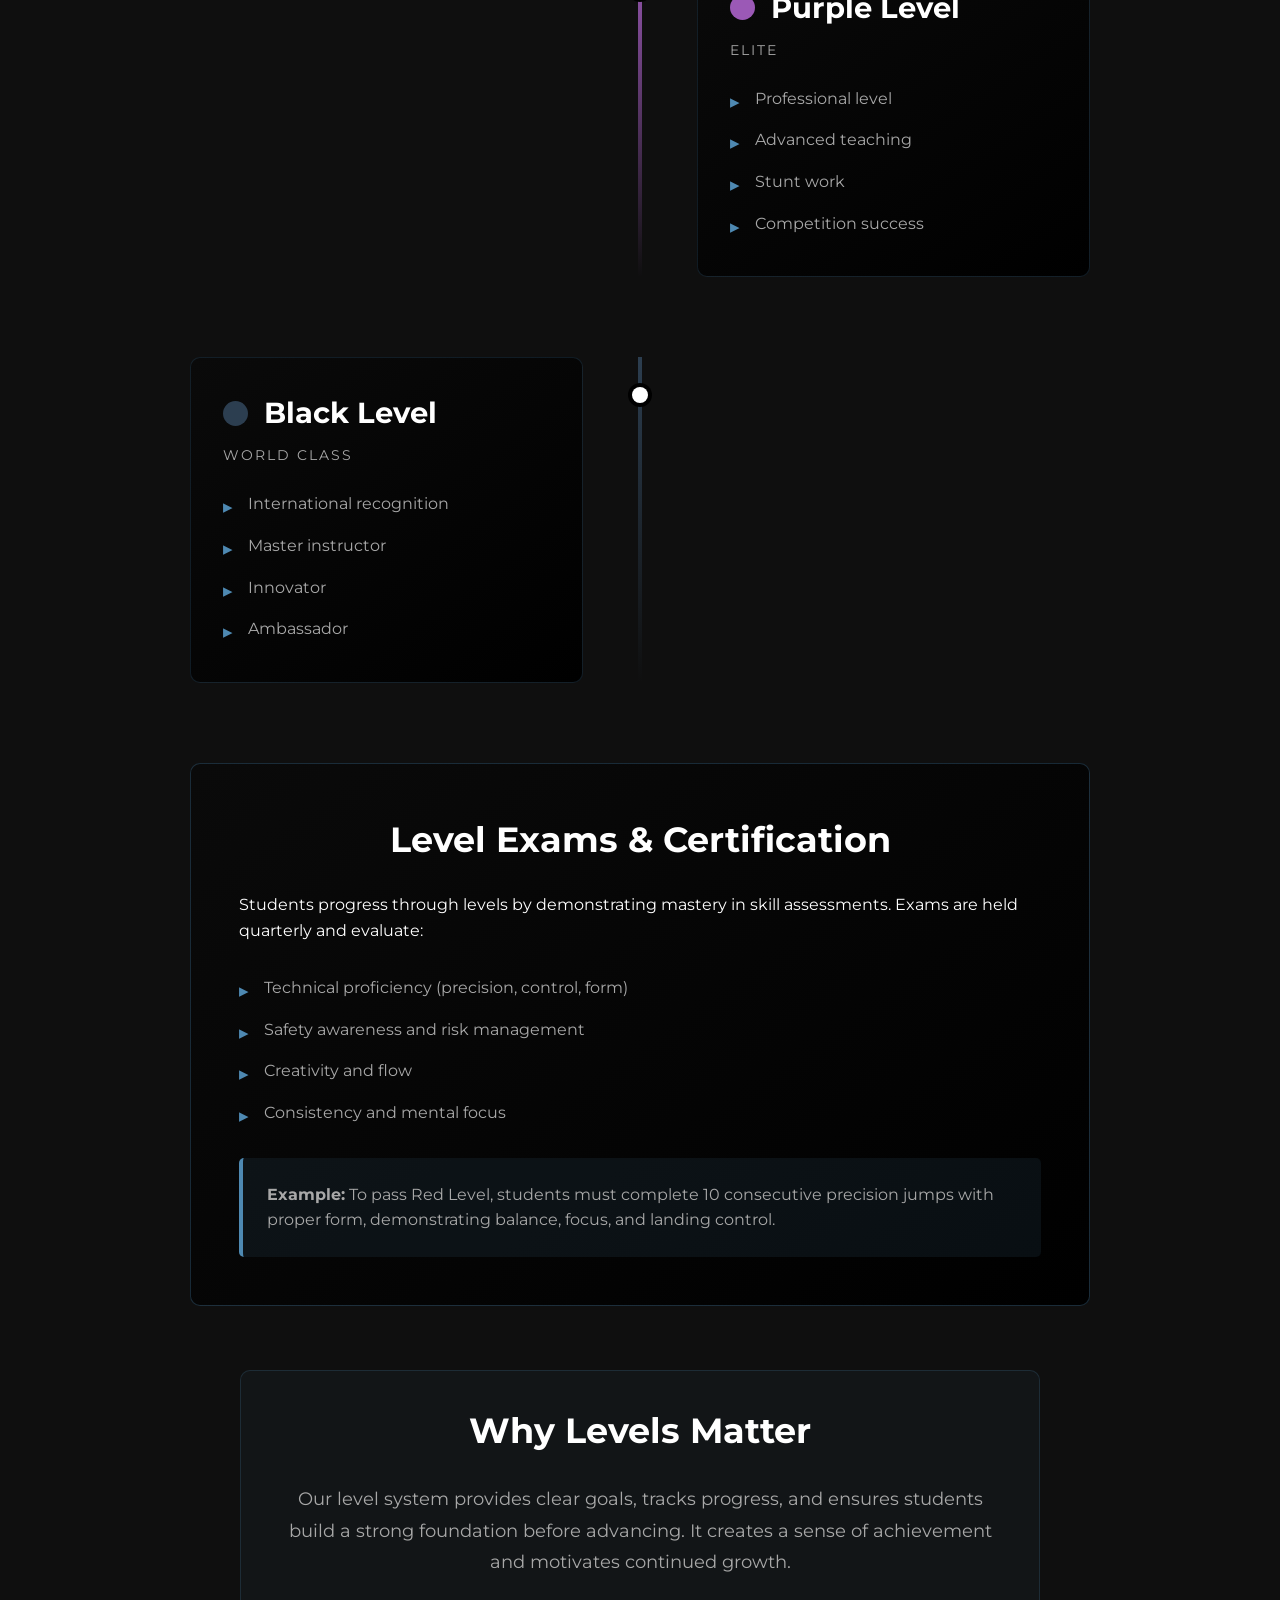
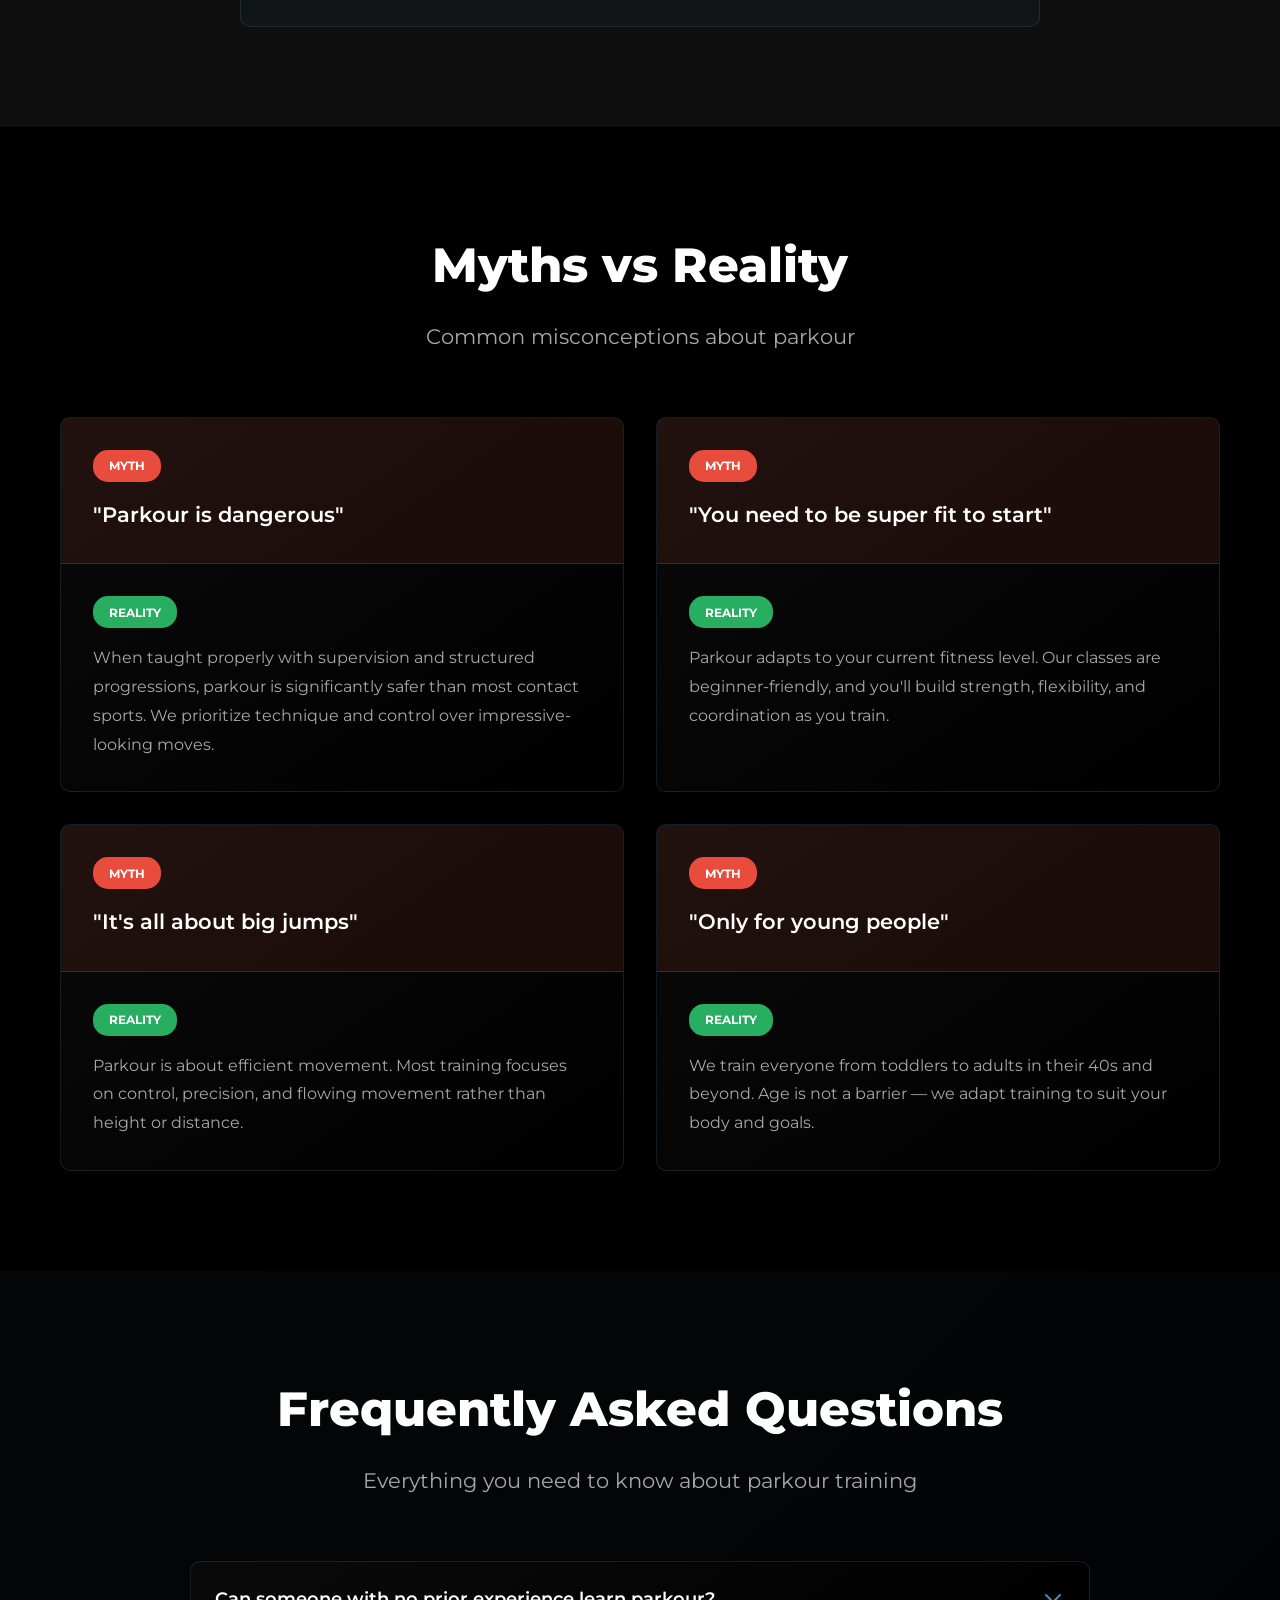
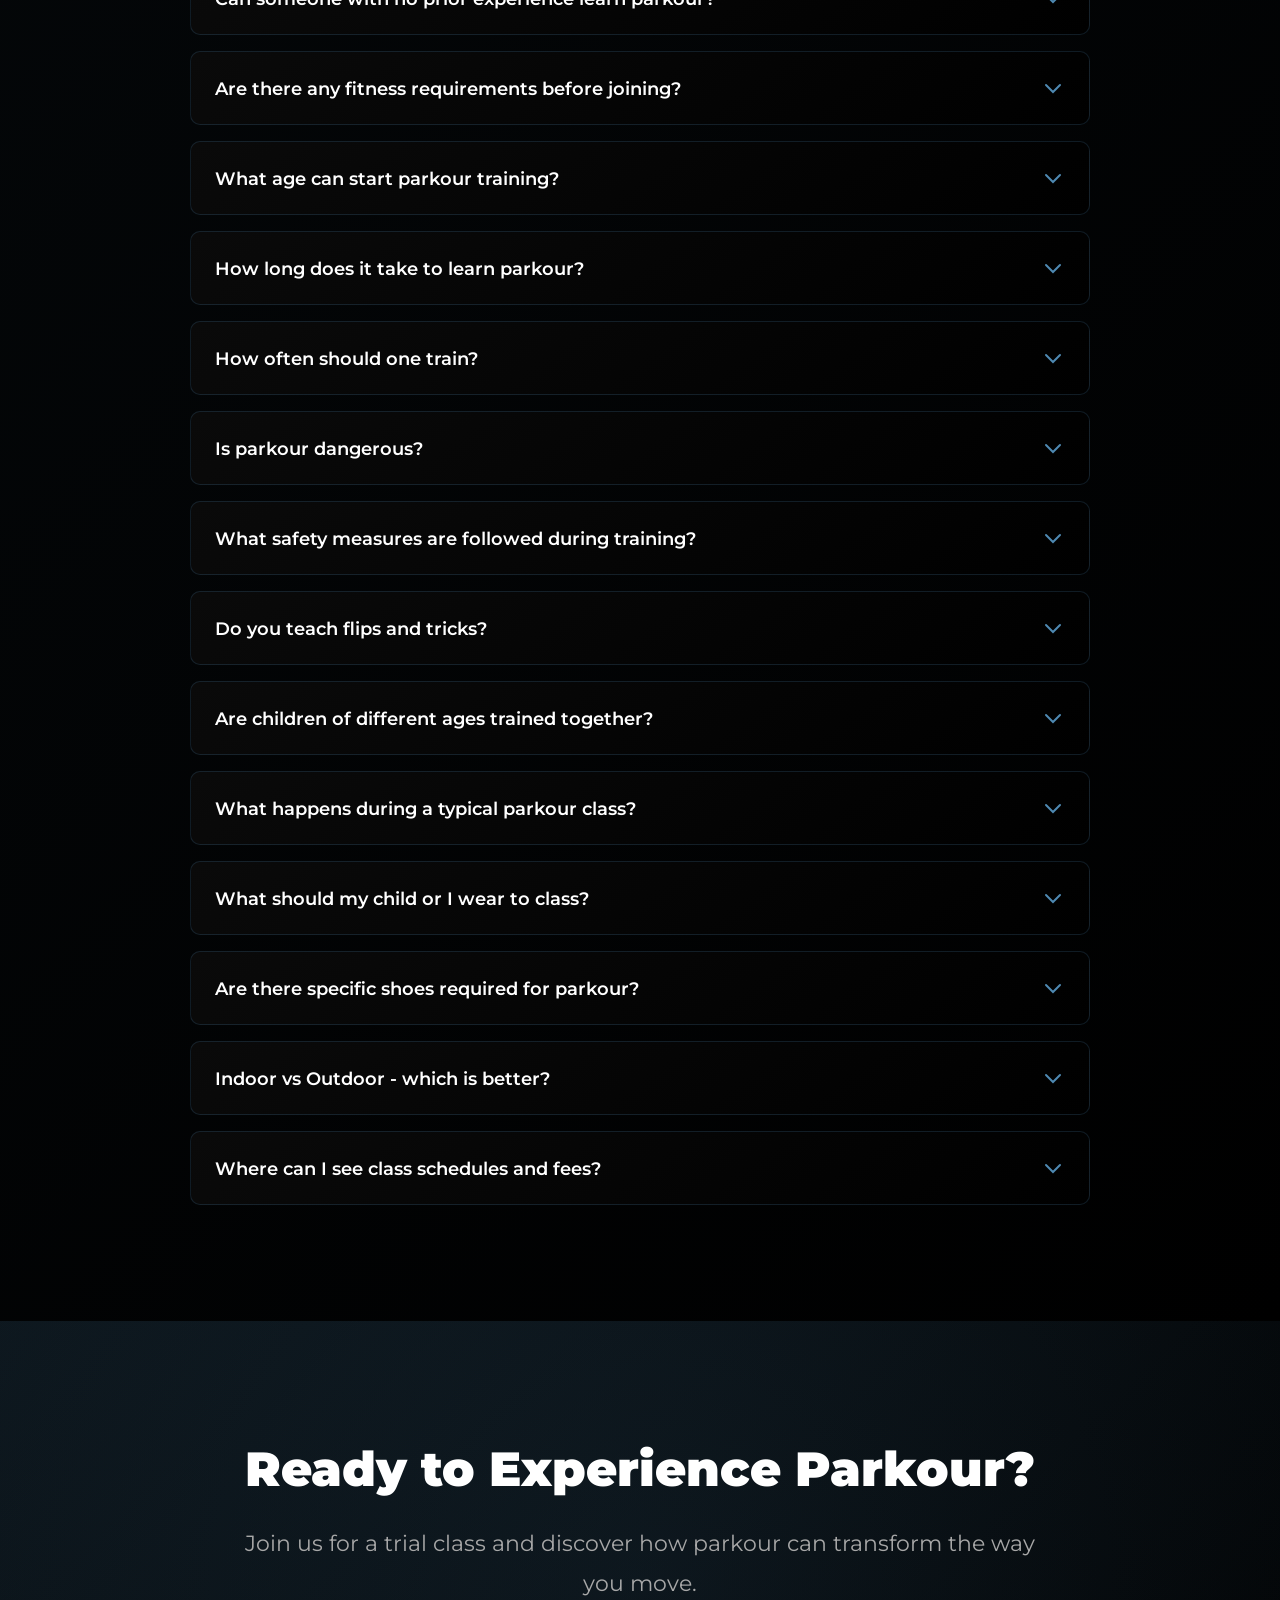
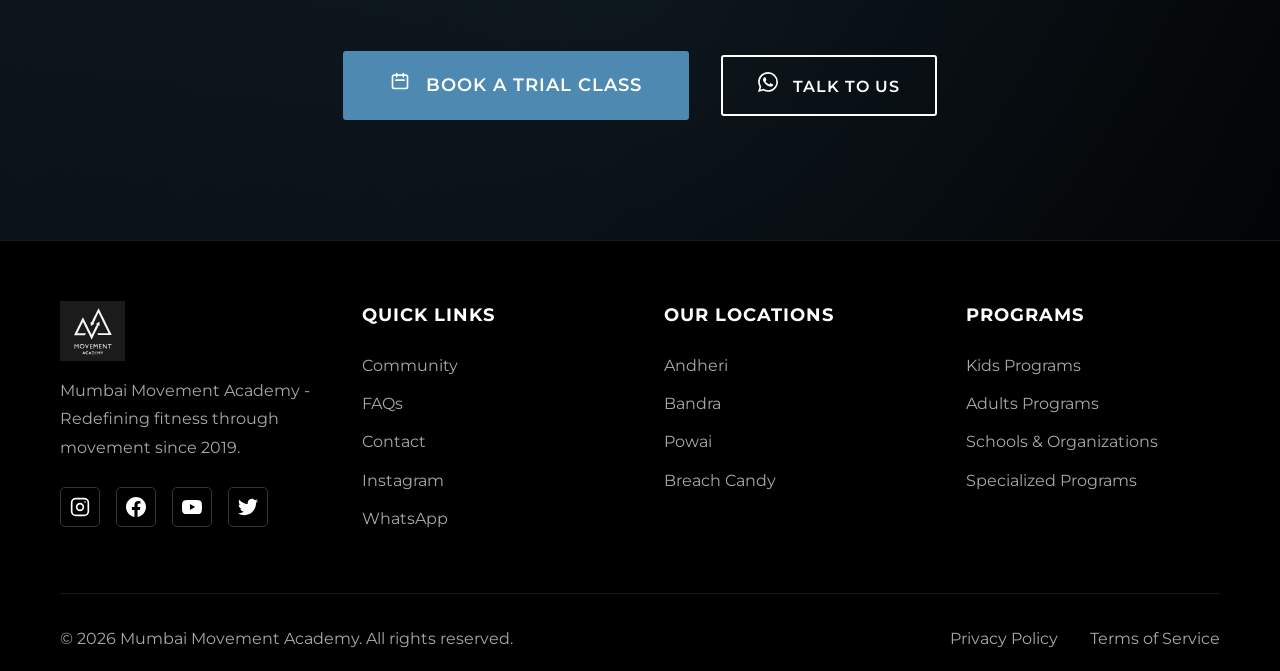
<file: mumbai_movement2-main/parkour.html>
<!DOCTYPE html>
<html lang="en">
<head>
    <meta charset="UTF-8">
    <meta name="viewport" content="width=device-width, initial-scale=1.0">
    <title>What is Parkour? - Mumbai Movement Academy</title>
    <link rel="preconnect" href="https://fonts.googleapis.com">
    <link rel="preconnect" href="https://fonts.gstatic.com" crossorigin>
    <link href="https://fonts.googleapis.com/css2?family=Montserrat:wght@300;400;500;600;700;800;900&display=swap" rel="stylesheet">
    <link rel="stylesheet" href="styles.css">
</head>
<body>
    <!-- Navigation -->
    <nav class="navbar">
        <div class="nav-container">
            <a href="index.html" class="logo">
                <img src="logo.svg" alt="Movement Academy Logo" class="logo-img">
            </a>
            <button class="mobile-menu-btn" id="mobileMenuBtn">
                <span></span>
                <span></span>
                <span></span>
            </button>
            <ul class="nav-menu" id="navMenu">
                <li><a href="index.html">Home</a></li>
                <li class="nav-dropdown">
                    <a href="#" class="dropdown-toggle">Programs <svg class="dropdown-arrow" width="10" height="6" viewBox="0 0 10 6"><path d="M1 1l4 4 4-4" stroke="currentColor" stroke-width="1.5" fill="none" stroke-linecap="round"/></svg></a>
                    <ul class="dropdown-menu">
                        <li><a href="kids-programs.html">Kids Programs</a></li>
                        <li><a href="adults-programs.html">Adults Programs</a></li>
                        <li><a href="schools-organizations.html">Schools & Organizations</a></li>
                        <li><a href="specialized-programs.html">Specialized Programs</a></li>
                    </ul>
                </li>
                <li><a href="parkour.html">What is Parkour</a></li>
                <li><a href="locations.html">Locations</a></li>
                <li><a href="about.html">About</a></li>
                <li><a href="merchandise.html">Merch</a></li>
                <li><a href="./book-trial.html" class="btn-nav-trial">BOOK TRIAL CLASS</a></li>
            </ul>
        </div>
    </nav>

    <!-- Hero Section -->
    <section class="hero parkour-hero" id="home">
        <div class="hero-slider">
            <div class="hero-slide active" style="background-image: url('img/main_banner.jpg');"></div>
            <div class="hero-slide" style="background-image: url('img/2025_04_29_Day1-5.jpg');"></div>
            <div class="hero-slide" style="background-image: url('img/2025_04_29_Day1-11.jpg');"></div>
            <div class="hero-slide" style="background-image: url('img/2025_04_29_Day1-18.jpg');"></div>
        </div>
        <div class="hero-overlay"></div>
        <button class="hero-arrow hero-arrow-left" aria-label="Previous slide">
            <svg width="20" height="20" viewBox="0 0 24 24" fill="none"><path d="M15 18l-6-6 6-6" stroke="currentColor" stroke-width="2.5" stroke-linecap="round" stroke-linejoin="round"/></svg>
        </button>
        <button class="hero-arrow hero-arrow-right" aria-label="Next slide">
            <svg width="20" height="20" viewBox="0 0 24 24" fill="none"><path d="M9 18l6-6-6-6" stroke="currentColor" stroke-width="2.5" stroke-linecap="round" stroke-linejoin="round"/></svg>
        </button>
        <div class="hero-content">
            <h1 class="hero-title animate-fade-in">What Is Parkour?</h1>
            <p class="hero-subtitle animate-fade-in-delay">The art of efficient movement — taught safely, structured, and supervised</p>
        </div>
        <div class="scroll-indicator">
            <div class="mouse">
                <div class="wheel"></div>
            </div>
        </div>
    </section>

    <!-- Hero Scrolling Banner -->
    <div class="hero-scroll-banner">
        <div class="hero-scroll-track">
            <div class="hero-scroll-content">
                <span class="scroll-item"><span class="scroll-dot"></span> Age-appropriate classes</span>
                <span class="scroll-item"><span class="scroll-dot"></span> Trained and experienced coaches</span>
                <span class="scroll-item"><span class="scroll-dot"></span> Safe indoor setups</span>
                <span class="scroll-item"><span class="scroll-dot"></span> Beginner-friendly approach</span>
                <span class="scroll-item"><span class="scroll-dot"></span> 5+ Years of Experience</span>
                <span class="scroll-item"><span class="scroll-dot"></span> 1000+ Students Trained</span>
                <span class="scroll-item"><span class="scroll-dot"></span> 5 Locations across Mumbai</span>
            </div>
            <div class="hero-scroll-content" aria-hidden="true">
                <span class="scroll-item"><span class="scroll-dot"></span> Age-appropriate classes</span>
                <span class="scroll-item"><span class="scroll-dot"></span> Trained and experienced coaches</span>
                <span class="scroll-item"><span class="scroll-dot"></span> Safe indoor setups</span>
                <span class="scroll-item"><span class="scroll-dot"></span> Beginner-friendly approach</span>
                <span class="scroll-item"><span class="scroll-dot"></span> 5+ Years of Experience</span>
                <span class="scroll-item"><span class="scroll-dot"></span> 1000+ Students Trained</span>
                <span class="scroll-item"><span class="scroll-dot"></span> 5 Locations across Mumbai</span>
            </div>
        </div>
    </div>

    <!-- Introduction Section -->
    <section class="parkour-intro">
        <div class="container">
            <div class="intro-grid">
                <div class="intro-card animate-on-scroll">
                    <h3 class="intro-title">What Parkour Is</h3>
                    <p>Parkour is a movement discipline that teaches people how to move efficiently through obstacles using skills like running, jumping, climbing, and balancing.</p>
                    <p>At MMA, it is taught in a structured and controlled environment with trained coaches who prioritize safety and proper technique.</p>
                </div>

                <div class="intro-card animate-on-scroll">
                    <h3 class="intro-title not-title">What Parkour Is Not</h3>
                    <p>Parkour is not about showing off, performing dangerous stunts, or taking unnecessary risks.</p>
                    <p>It's about learning to move with control, building confidence through progression, and understanding your body's capabilities.</p>
                </div>
            </div>
        </div>
    </section>

    <!-- How Training Works -->
    <section class="training-works">
        <div class="container">
            <h2 class="section-title">How Training Works</h2>
            <p class="section-subtitle">Our structured approach ensures safe, progressive skill development</p>

            <div class="training-grid">
                <div class="training-card animate-on-scroll">
                    <div class="training-number">01</div>
                    <h3 class="training-title">Indoor First</h3>
                    <p class="training-description">All training begins indoors in a controlled environment with professional equipment, crash mats, and safety setups designed for learning.</p>
                </div>

                <div class="training-card animate-on-scroll">
                    <div class="training-number">02</div>
                    <h3 class="training-title">Safety & Risk Management</h3>
                    <p class="training-description">Every class includes warm-ups, technique drills, and controlled progressions. Coaches emphasize proper landing, awareness, and gradual skill development.</p>
                </div>

                <div class="training-card animate-on-scroll">
                    <div class="training-number">03</div>
                    <h3 class="training-title">Skill Progression</h3>
                    <p class="training-description">Students advance through our level system, mastering foundational skills before moving to more complex movements. Progress is tracked and celebrated.</p>
                </div>
            </div>
        </div>
    </section>

    <!-- Level Progression System -->
    <section class="levels">
        <div class="container">
            <h2 class="section-title">Parkour Level System</h2>
            <p class="section-subtitle">Our progressive level system ensures structured growth from beginner to expert</p>

            <div class="levels-timeline">
                <!-- Red Level -->
                <div class="level-item animate-on-scroll">
                    <div class="level-line red-line"></div>
                    <div class="level-dot"></div>
                    <div class="level-content left-content">
                        <div class="level-badge red-badge">
                            <span class="level-circle"></span>
                            <h3>Red Level</h3>
                        </div>
                        <p class="level-stage">FOUNDATION</p>
                        <ul class="level-features">
                            <li>Basic vaults</li>
                            <li>Safe landings</li>
                            <li>10 precision jumps</li>
                            <li>Roll techniques</li>
                        </ul>
                    </div>
                </div>

                <!-- Orange Level -->
                <div class="level-item animate-on-scroll">
                    <div class="level-line orange-line"></div>
                    <div class="level-dot"></div>
                    <div class="level-content right-content">
                        <div class="level-badge orange-badge">
                            <span class="level-circle"></span>
                            <h3>Orange Level</h3>
                        </div>
                        <p class="level-stage">INTERMEDIATE</p>
                        <ul class="level-features">
                            <li>Kong vault</li>
                            <li>Cat leap</li>
                            <li>20 precision jumps</li>
                            <li>Flow sequences</li>
                        </ul>
                    </div>
                </div>

                <!-- Yellow Level -->
                <div class="level-item animate-on-scroll">
                    <div class="level-line yellow-line"></div>
                    <div class="level-dot"></div>
                    <div class="level-content left-content">
                        <div class="level-badge yellow-badge">
                            <span class="level-circle"></span>
                            <h3>Yellow Level</h3>
                        </div>
                        <p class="level-stage">ADVANCED</p>
                        <ul class="level-features">
                            <li>Dash vault</li>
                            <li>Wall run variations</li>
                            <li>30 precision jumps</li>
                            <li>Creative routing</li>
                        </ul>
                    </div>
                </div>

                <!-- Green Level -->
                <div class="level-item animate-on-scroll">
                    <div class="level-line green-line"></div>
                    <div class="level-dot"></div>
                    <div class="level-content right-content">
                        <div class="level-badge green-badge">
                            <span class="level-circle"></span>
                            <h3>Green Level</h3>
                        </div>
                        <p class="level-stage">EXPERT</p>
                        <ul class="level-features">
                            <li>Advanced techniques</li>
                            <li>Freestyle flow</li>
                            <li>Teaching basics</li>
                            <li>Risk assessment</li>
                        </ul>
                    </div>
                </div>

                <!-- Blue Level -->
                <div class="level-item animate-on-scroll">
                    <div class="level-line blue-line"></div>
                    <div class="level-dot"></div>
                    <div class="level-content left-content">
                        <div class="level-badge blue-badge">
                            <span class="level-circle"></span>
                            <h3>Blue Level</h3>
                        </div>
                        <p class="level-stage">MASTERY</p>
                        <ul class="level-features">
                            <li>Complex sequences</li>
                            <li>Mentoring</li>
                            <li>Competition level</li>
                            <li>Innovation</li>
                        </ul>
                    </div>
                </div>

                <!-- Purple Level -->
                <div class="level-item animate-on-scroll">
                    <div class="level-line purple-line"></div>
                    <div class="level-dot"></div>
                    <div class="level-content right-content">
                        <div class="level-badge purple-badge">
                            <span class="level-circle"></span>
                            <h3>Purple Level</h3>
                        </div>
                        <p class="level-stage">ELITE</p>
                        <ul class="level-features">
                            <li>Professional level</li>
                            <li>Advanced teaching</li>
                            <li>Stunt work</li>
                            <li>Competition success</li>
                        </ul>
                    </div>
                </div>

                <!-- Black Level -->
                <div class="level-item animate-on-scroll">
                    <div class="level-line black-line"></div>
                    <div class="level-dot"></div>
                    <div class="level-content left-content">
                        <div class="level-badge black-badge">
                            <span class="level-circle"></span>
                            <h3>Black Level</h3>
                        </div>
                        <p class="level-stage">WORLD CLASS</p>
                        <ul class="level-features">
                            <li>International recognition</li>
                            <li>Master instructor</li>
                            <li>Innovator</li>
                            <li>Ambassador</li>
                        </ul>
                    </div>
                </div>
            </div>

            <!-- Level Exams Info -->
            <div class="level-exams-info">
                <h3 class="subsection-title">Level Exams & Certification</h3>
                <p>Students progress through levels by demonstrating mastery in skill assessments. Exams are held quarterly and evaluate:</p>
                <ul class="exam-criteria">
                    <li>Technical proficiency (precision, control, form)</li>
                    <li>Safety awareness and risk management</li>
                    <li>Creativity and flow</li>
                    <li>Consistency and mental focus</li>
                </ul>
                <p class="exam-example"><strong>Example:</strong> To pass Red Level, students must complete 10 consecutive precision jumps with proper form, demonstrating balance, focus, and landing control.</p>
            </div>

            <!-- Why Levels Matter -->
            <div class="why-levels">
                <h3 class="subsection-title">Why Levels Matter</h3>
                <p class="content-text">Our level system provides clear goals, tracks progress, and ensures students build a strong foundation before advancing. It creates a sense of achievement and motivates continued growth.</p>
            </div>
        </div>
    </section>

    <!-- Myths vs Reality -->
    <section class="myths-reality">
        <div class="container">
            <h2 class="section-title">Myths vs Reality</h2>
            <p class="section-subtitle">Common misconceptions about parkour</p>

            <div class="myths-grid">
                <div class="myth-card animate-on-scroll">
                    <div class="myth-header">
                        <span class="myth-label">MYTH</span>
                        <h3 class="myth-text">"Parkour is dangerous"</h3>
                    </div>
                    <div class="reality-content">
                        <span class="reality-label">REALITY</span>
                        <p>When taught properly with supervision and structured progressions, parkour is significantly safer than most contact sports. We prioritize technique and control over impressive-looking moves.</p>
                    </div>
                </div>

                <div class="myth-card animate-on-scroll">
                    <div class="myth-header">
                        <span class="myth-label">MYTH</span>
                        <h3 class="myth-text">"You need to be super fit to start"</h3>
                    </div>
                    <div class="reality-content">
                        <span class="reality-label">REALITY</span>
                        <p>Parkour adapts to your current fitness level. Our classes are beginner-friendly, and you'll build strength, flexibility, and coordination as you train.</p>
                    </div>
                </div>

                <div class="myth-card animate-on-scroll">
                    <div class="myth-header">
                        <span class="myth-label">MYTH</span>
                        <h3 class="myth-text">"It's all about big jumps"</h3>
                    </div>
                    <div class="reality-content">
                        <span class="reality-label">REALITY</span>
                        <p>Parkour is about efficient movement. Most training focuses on control, precision, and flowing movement rather than height or distance.</p>
                    </div>
                </div>

                <div class="myth-card animate-on-scroll">
                    <div class="myth-header">
                        <span class="myth-label">MYTH</span>
                        <h3 class="myth-text">"Only for young people"</h3>
                    </div>
                    <div class="reality-content">
                        <span class="reality-label">REALITY</span>
                        <p>We train everyone from toddlers to adults in their 40s and beyond. Age is not a barrier — we adapt training to suit your body and goals.</p>
                    </div>
                </div>
            </div>
        </div>
    </section>

    <!-- Parkour FAQs -->
    <section class="parkour-faqs">
        <div class="container">
            <h2 class="section-title">Frequently Asked Questions</h2>
            <p class="section-subtitle">Everything you need to know about parkour training</p>

            <div class="faq-container">
                <div class="faq-item">
                    <button class="faq-question" onclick="toggleFAQ(this)">
                        <span>Can someone with no prior experience learn parkour?</span>
                        <svg class="faq-icon" width="24" height="24" viewBox="0 0 24 24" fill="none">
                            <path d="M19 9l-7 7-7-7" stroke="currentColor" stroke-width="2" stroke-linecap="round"/>
                        </svg>
                    </button>
                    <div class="faq-answer">
                        <p>Absolutely. Most students start with no prior experience. Classes begin with basic movements and gradually progress based on individual comfort and ability.</p>
                    </div>
                </div>

                <div class="faq-item">
                    <button class="faq-question" onclick="toggleFAQ(this)">
                        <span>Are there any fitness requirements before joining?</span>
                        <svg class="faq-icon" width="24" height="24" viewBox="0 0 24 24" fill="none">
                            <path d="M19 9l-7 7-7-7" stroke="currentColor" stroke-width="2" stroke-linecap="round"/>
                        </svg>
                    </button>
                    <div class="faq-answer">
                        <p>There are no strict fitness requirements. A basic level of mobility helps, but training is adapted so beginners can build strength and confidence over time.</p>
                    </div>
                </div>

                <div class="faq-item">
                    <button class="faq-question" onclick="toggleFAQ(this)">
                        <span>What age can start parkour training?</span>
                        <svg class="faq-icon" width="24" height="24" viewBox="0 0 24 24" fill="none">
                            <path d="M19 9l-7 7-7-7" stroke="currentColor" stroke-width="2" stroke-linecap="round"/>
                        </svg>
                    </button>
                    <div class="faq-answer">
                        <p>We offer classes for toddlers as young as 2 years old (parent-child format), kids from 4+, teens, and adults. Each age group has age-appropriate training.</p>
                    </div>
                </div>

                <div class="faq-item">
                    <button class="faq-question" onclick="toggleFAQ(this)">
                        <span>How long does it take to learn parkour?</span>
                        <svg class="faq-icon" width="24" height="24" viewBox="0 0 24 24" fill="none">
                            <path d="M19 9l-7 7-7-7" stroke="currentColor" stroke-width="2" stroke-linecap="round"/>
                        </svg>
                    </button>
                    <div class="faq-answer">
                        <p>Basic movement skills can be learned within a few months of consistent training. Mastery takes time and regular practice, and progress varies from person to person.</p>
                    </div>
                </div>

                <div class="faq-item">
                    <button class="faq-question" onclick="toggleFAQ(this)">
                        <span>How often should one train?</span>
                        <svg class="faq-icon" width="24" height="24" viewBox="0 0 24 24" fill="none">
                            <path d="M19 9l-7 7-7-7" stroke="currentColor" stroke-width="2" stroke-linecap="round"/>
                        </svg>
                    </button>
                    <div class="faq-answer">
                        <p>Training once a week can help you get started, but attending twice a week is recommended to see steady progress and improvement.</p>
                    </div>
                </div>

                <div class="faq-item">
                    <button class="faq-question" onclick="toggleFAQ(this)">
                        <span>Is parkour dangerous?</span>
                        <svg class="faq-icon" width="24" height="24" viewBox="0 0 24 24" fill="none">
                            <path d="M19 9l-7 7-7-7" stroke="currentColor" stroke-width="2" stroke-linecap="round"/>
                        </svg>
                    </button>
                    <div class="faq-answer">
                        <p>Like any physical activity, parkour involves movement and effort. However, when taught properly with supervision, structured progressions, and safety protocols, risks are significantly reduced.</p>
                    </div>
                </div>

                <div class="faq-item">
                    <button class="faq-question" onclick="toggleFAQ(this)">
                        <span>What safety measures are followed during training?</span>
                        <svg class="faq-icon" width="24" height="24" viewBox="0 0 24 24" fill="none">
                            <path d="M19 9l-7 7-7-7" stroke="currentColor" stroke-width="2" stroke-linecap="round"/>
                        </svg>
                    </button>
                    <div class="faq-answer">
                        <p>Classes include warm-ups, technique drills, and controlled progressions. Coaches emphasise proper landing, awareness, and gradual skill development rather than risky movements.</p>
                    </div>
                </div>

                <div class="faq-item">
                    <button class="faq-question" onclick="toggleFAQ(this)">
                        <span>Do you teach flips and tricks?</span>
                        <svg class="faq-icon" width="24" height="24" viewBox="0 0 24 24" fill="none">
                            <path d="M19 9l-7 7-7-7" stroke="currentColor" stroke-width="2" stroke-linecap="round"/>
                        </svg>
                    </button>
                    <div class="faq-answer">
                        <p>Flips and advanced movements are introduced only in higher-level batches, once students have built sufficient strength, control, and understanding. Beginners focus on foundational skills.</p>
                    </div>
                </div>

                <div class="faq-item">
                    <button class="faq-question" onclick="toggleFAQ(this)">
                        <span>Are children of different ages trained together?</span>
                        <svg class="faq-icon" width="24" height="24" viewBox="0 0 24 24" fill="none">
                            <path d="M19 9l-7 7-7-7" stroke="currentColor" stroke-width="2" stroke-linecap="round"/>
                        </svg>
                    </button>
                    <div class="faq-answer">
                        <p>Batches are usually grouped based on age, height, and ability. This ensures children train with peers at a similar developmental stage.</p>
                    </div>
                </div>

                <div class="faq-item">
                    <button class="faq-question" onclick="toggleFAQ(this)">
                        <span>What happens during a typical parkour class?</span>
                        <svg class="faq-icon" width="24" height="24" viewBox="0 0 24 24" fill="none">
                            <path d="M19 9l-7 7-7-7" stroke="currentColor" stroke-width="2" stroke-linecap="round"/>
                        </svg>
                    </button>
                    <div class="faq-answer">
                        <p>A class usually includes: a guided warm-up or movement game, skill practice and applications, a fitness-based activity, and light stretching to end the session. Classes are designed to be engaging, structured, and supportive.</p>
                    </div>
                </div>

                <div class="faq-item">
                    <button class="faq-question" onclick="toggleFAQ(this)">
                        <span>What should my child or I wear to class?</span>
                        <svg class="faq-icon" width="24" height="24" viewBox="0 0 24 24" fill="none">
                            <path d="M19 9l-7 7-7-7" stroke="currentColor" stroke-width="2" stroke-linecap="round"/>
                        </svg>
                    </button>
                    <div class="faq-answer">
                        <p>Comfortable clothing that allows free movement is best. Clean indoor shoes are required, as outdoor shoes are not allowed. Bringing a water bottle is recommended.</p>
                    </div>
                </div>

                <div class="faq-item">
                    <button class="faq-question" onclick="toggleFAQ(this)">
                        <span>Are there specific shoes required for parkour?</span>
                        <svg class="faq-icon" width="24" height="24" viewBox="0 0 24 24" fill="none">
                            <path d="M19 9l-7 7-7-7" stroke="currentColor" stroke-width="2" stroke-linecap="round"/>
                        </svg>
                    </button>
                    <div class="faq-answer">
                        <p>Shoes with good grip, flexibility, and support work well. Most regular athletic or running shoes are suitable.</p>
                    </div>
                </div>

                <div class="faq-item">
                    <button class="faq-question" onclick="toggleFAQ(this)">
                        <span>Indoor vs Outdoor - which is better?</span>
                        <svg class="faq-icon" width="24" height="24" viewBox="0 0 24 24" fill="none">
                            <path d="M19 9l-7 7-7-7" stroke="currentColor" stroke-width="2" stroke-linecap="round"/>
                        </svg>
                    </button>
                    <div class="faq-answer">
                        <p>All our training starts indoors where we can control the environment, use safety equipment, and progress systematically. Outdoor sessions are introduced only after students have mastered fundamentals.</p>
                    </div>
                </div>

                <div class="faq-item">
                    <button class="faq-question" onclick="toggleFAQ(this)">
                        <span>Where can I see class schedules and fees?</span>
                        <svg class="faq-icon" width="24" height="24" viewBox="0 0 24 24" fill="none">
                            <path d="M19 9l-7 7-7-7" stroke="currentColor" stroke-width="2" stroke-linecap="round"/>
                        </svg>
                    </button>
                    <div class="faq-answer">
                        <p>Class schedules and fees vary by location and age group. To view accurate and updated information, please visit the <a href="locations.html" style="color: var(--primary-blue);">Locations page</a> or speak to us directly.</p>
                        <div style="margin-top: 1rem; display: flex; gap: 1rem; flex-wrap: wrap;">
                            <a href="https://wa.me/919876543210" class="btn btn-primary" target="_blank" style="font-size: 0.85rem; padding: 8px 20px;">Talk to Us on WhatsApp</a>
                            <a href="locations.html" class="btn btn-outline" style="font-size: 0.85rem; padding: 8px 20px;">View Classes Near You</a>
                        </div>
                    </div>
                </div>
            </div>
        </div>
    </section>

    <!-- Final CTA -->
    <section class="final-cta">
        <div class="container">
            <div class="cta-content">
                <h2 class="cta-title">Ready to Experience Parkour?</h2>
                <p class="cta-description">Join us for a trial class and discover how parkour can transform the way you move.</p>
                <div class="cta-buttons-large">
                    <a href="./book-trial.html" class="btn btn-primary-large">
                        <svg width="20" height="20" viewBox="0 0 24 24" fill="none" xmlns="http://www.w3.org/2000/svg" style="margin-right: 10px;">
                            <path d="M8 7V3m8 4V3m-9 8h10M5 21h14a2 2 0 002-2V7a2 2 0 00-2-2H5a2 2 0 00-2 2v12a2 2 0 002 2z" stroke="currentColor" stroke-width="2" stroke-linecap="round" stroke-linejoin="round"/>
                        </svg>
                        BOOK A TRIAL CLASS
                    </a>
                    <a href="https://wa.me/919876543210" class="btn btn-outline" target="_blank">
                        <svg width="20" height="20" viewBox="0 0 24 24" fill="none" xmlns="http://www.w3.org/2000/svg" style="margin-right: 10px;">
                            <path d="M17.472 14.382c-.297-.149-1.758-.867-2.03-.967-.273-.099-.471-.148-.67.15-.197.297-.767.966-.94 1.164-.173.199-.347.223-.644.075-.297-.15-1.255-.463-2.39-1.475-.883-.788-1.48-1.761-1.653-2.059-.173-.297-.018-.458.13-.606.134-.133.298-.347.446-.52.149-.174.198-.298.298-.497.099-.198.05-.371-.025-.52-.075-.149-.669-1.612-.916-2.207-.242-.579-.487-.5-.669-.51-.173-.008-.371-.01-.57-.01-.198 0-.52.074-.792.372-.272.297-1.04 1.016-1.04 2.479 0 1.462 1.065 2.875 1.213 3.074.149.198 2.096 3.2 5.077 4.487.709.306 1.262.489 1.694.625.712.227 1.36.195 1.871.118.571-.085 1.758-.719 2.006-1.413.248-.694.248-1.289.173-1.413-.074-.124-.272-.198-.57-.347m-5.421 7.403h-.004a9.87 9.87 0 01-5.031-1.378l-.361-.214-3.741.982.998-3.648-.235-.374a9.86 9.86 0 01-1.51-5.26c.001-5.45 4.436-9.884 9.888-9.884 2.64 0 5.122 1.03 6.988 2.898a9.825 9.825 0 012.893 6.994c-.003 5.45-4.437 9.884-9.885 9.884m8.413-18.297A11.815 11.815 0 0012.05 0C5.495 0 .16 5.335.157 11.892c0 2.096.547 4.142 1.588 5.945L.057 24l6.305-1.654a11.882 11.882 0 005.683 1.448h.005c6.554 0 11.89-5.335 11.893-11.893a11.821 11.821 0 00-3.48-8.413Z" fill="currentColor"/>
                        </svg>
                        TALK TO US
                    </a>
                </div>
            </div>
        </div>
    </section>

    <!-- Footer -->
    <footer class="footer">
        <div class="container">
            <div class="footer-content">
                <!-- Footer Logo and Description -->
                <div class="footer-column">
                    <div class="footer-logo">
                        <img src="logo.svg" alt="Movement Academy Logo" class="logo-img">
                    </div>
                    <p class="footer-description">Mumbai Movement Academy - Redefining fitness through movement since 2019.</p>
                    <div class="social-links">
                        <a href="https://instagram.com" target="_blank" aria-label="Instagram">
                            <svg viewBox="0 0 24 24" fill="none" xmlns="http://www.w3.org/2000/svg">
                                <rect x="2" y="2" width="20" height="20" rx="5" stroke="currentColor" stroke-width="2"/>
                                <circle cx="12" cy="12" r="4" stroke="currentColor" stroke-width="2"/>
                                <circle cx="18" cy="6" r="1" fill="currentColor"/>
                            </svg>
                        </a>
                        <a href="https://facebook.com" target="_blank" aria-label="Facebook">
                            <svg viewBox="0 0 24 24" fill="currentColor" xmlns="http://www.w3.org/2000/svg">
                                <path d="M24 12.073c0-6.627-5.373-12-12-12s-12 5.373-12 12c0 5.99 4.388 10.954 10.125 11.854v-8.385H7.078v-3.47h3.047V9.43c0-3.007 1.792-4.669 4.533-4.669 1.312 0 2.686.235 2.686.235v2.953H15.83c-1.491 0-1.956.925-1.956 1.874v2.25h3.328l-.532 3.47h-2.796v8.385C19.612 23.027 24 18.062 24 12.073z"/>
                            </svg>
                        </a>
                        <a href="https://youtube.com" target="_blank" aria-label="YouTube">
                            <svg viewBox="0 0 24 24" fill="currentColor" xmlns="http://www.w3.org/2000/svg">
                                <path d="M23.498 6.186a3.016 3.016 0 0 0-2.122-2.136C19.505 3.545 12 3.545 12 3.545s-7.505 0-9.377.505A3.017 3.017 0 0 0 .502 6.186C0 8.07 0 12 0 12s0 3.93.502 5.814a3.016 3.016 0 0 0 2.122 2.136c1.871.505 9.376.505 9.376.505s7.505 0 9.377-.505a3.015 3.015 0 0 0 2.122-2.136C24 15.93 24 12 24 12s0-3.93-.502-5.814zM9.545 15.568V8.432L15.818 12l-6.273 3.568z"/>
                            </svg>
                        </a>
                        <a href="https://twitter.com" target="_blank" aria-label="Twitter">
                            <svg viewBox="0 0 24 24" fill="currentColor" xmlns="http://www.w3.org/2000/svg">
                                <path d="M23.953 4.57a10 10 0 01-2.825.775 4.958 4.958 0 002.163-2.723c-.951.555-2.005.959-3.127 1.184a4.92 4.92 0 00-8.384 4.482C7.69 8.095 4.067 6.13 1.64 3.162a4.822 4.822 0 00-.666 2.475c0 1.71.87 3.213 2.188 4.096a4.904 4.904 0 01-2.228-.616v.06a4.923 4.923 0 003.946 4.827 4.996 4.996 0 01-2.212.085 4.936 4.936 0 004.604 3.417 9.867 9.867 0 01-6.102 2.105c-.39 0-.779-.023-1.17-.067a13.995 13.995 0 007.557 2.209c9.053 0 13.998-7.496 13.998-13.985 0-.21 0-.42-.015-.63A9.935 9.935 0 0024 4.59z"/>
                            </svg>
                        </a>
                    </div>
                </div>

                <!-- Quick Links -->
                <div class="footer-column" id="links">
                    <h4>QUICK LINKS</h4>
                    <ul>
                        <li><a href="#community">Community</a></li>
                        <li><a href="#faq">FAQs</a></li>
                        <li><a href="./book-trial.html">Contact</a></li>
                        <li><a href="https://instagram.com" target="_blank">Instagram</a></li>
                        <li><a href="https://wa.me/919876543210" target="_blank">WhatsApp</a></li>
                    </ul>
                </div>

                <!-- Our Locations -->
                <div class="footer-column" id="locations">
                    <h4>OUR LOCATIONS</h4>
                    <ul>
                        <li><a href="locations.html">Andheri</a></li>
                        <li><a href="locations.html">Bandra</a></li>
                        <li><a href="locations.html">Powai</a></li>
                        <li><a href="locations.html">Breach Candy</a></li>
                    </ul>
                </div>

                <!-- Programs -->
                <div class="footer-column" id="programs">
                    <h4>PROGRAMS</h4>
                    <ul>
                        <li><a href="kids-programs.html">Kids Programs</a></li>
                        <li><a href="adults-programs.html">Adults Programs</a></li>
                        <li><a href="schools-organizations.html">Schools & Organizations</a></li>
                        <li><a href="specialized-programs.html">Specialized Programs</a></li>
                    </ul>
                </div>
            </div>

            <!-- Footer Bottom -->
            <div class="footer-bottom">
                <p>&copy; 2026 Mumbai Movement Academy. All rights reserved.</p>
                <div class="footer-links">
                    <a href="#privacy">Privacy Policy</a>
                    <a href="#terms">Terms of Service</a>
                </div>
            </div>
        </div>
    </footer>

    <script src="script.js"></script>
</body>
</html>
</file>
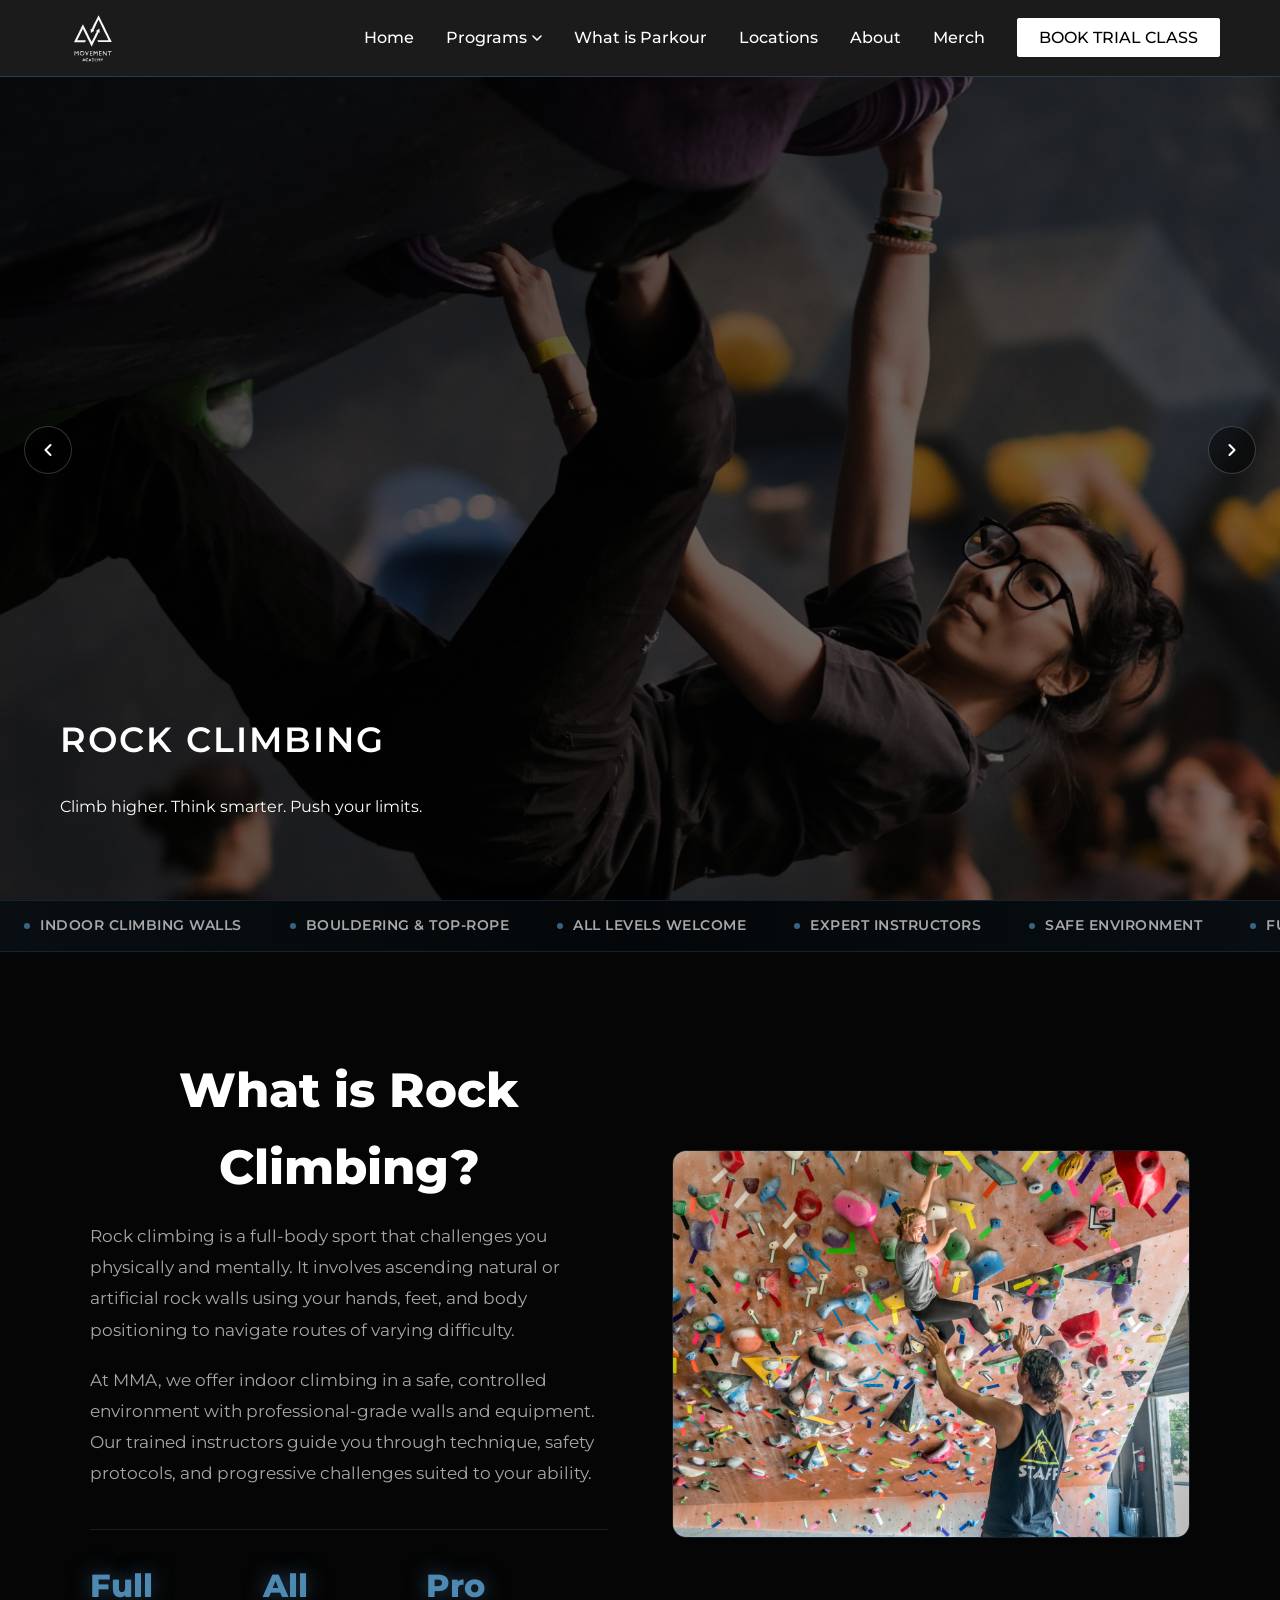
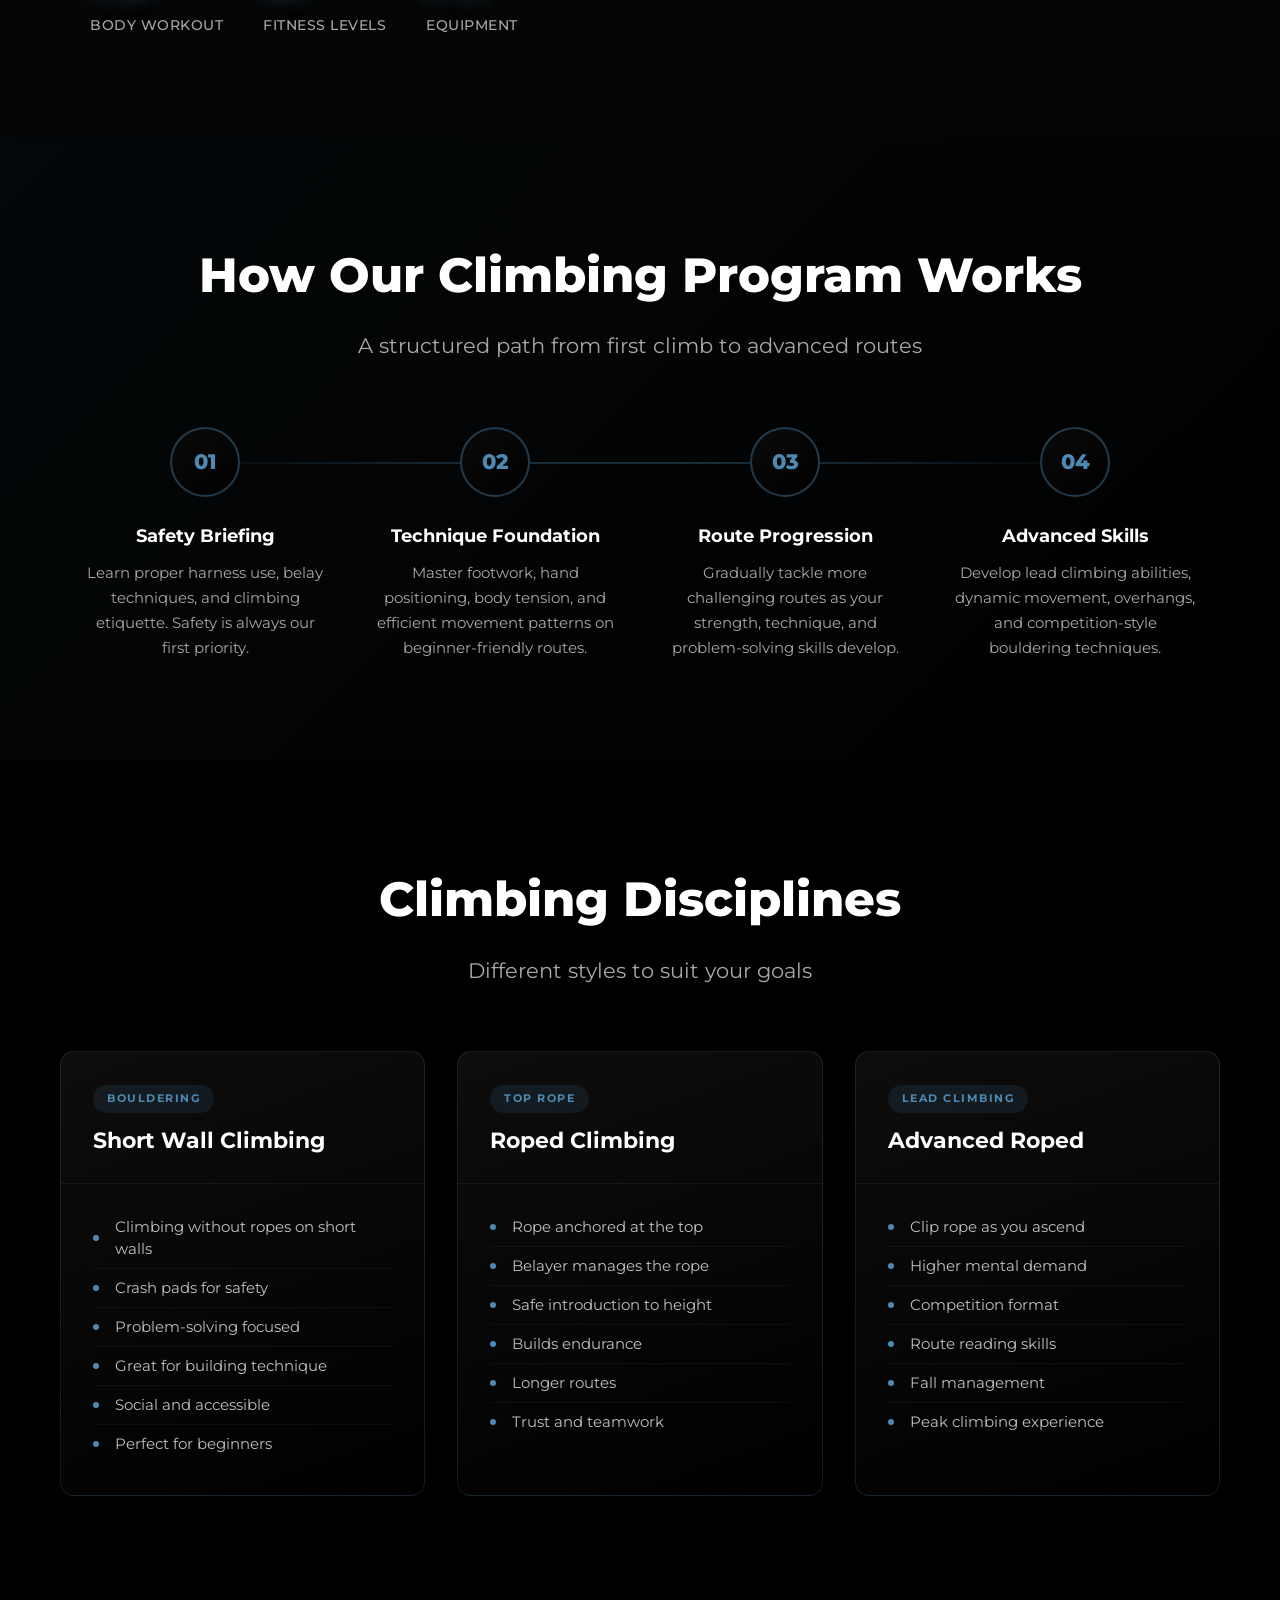
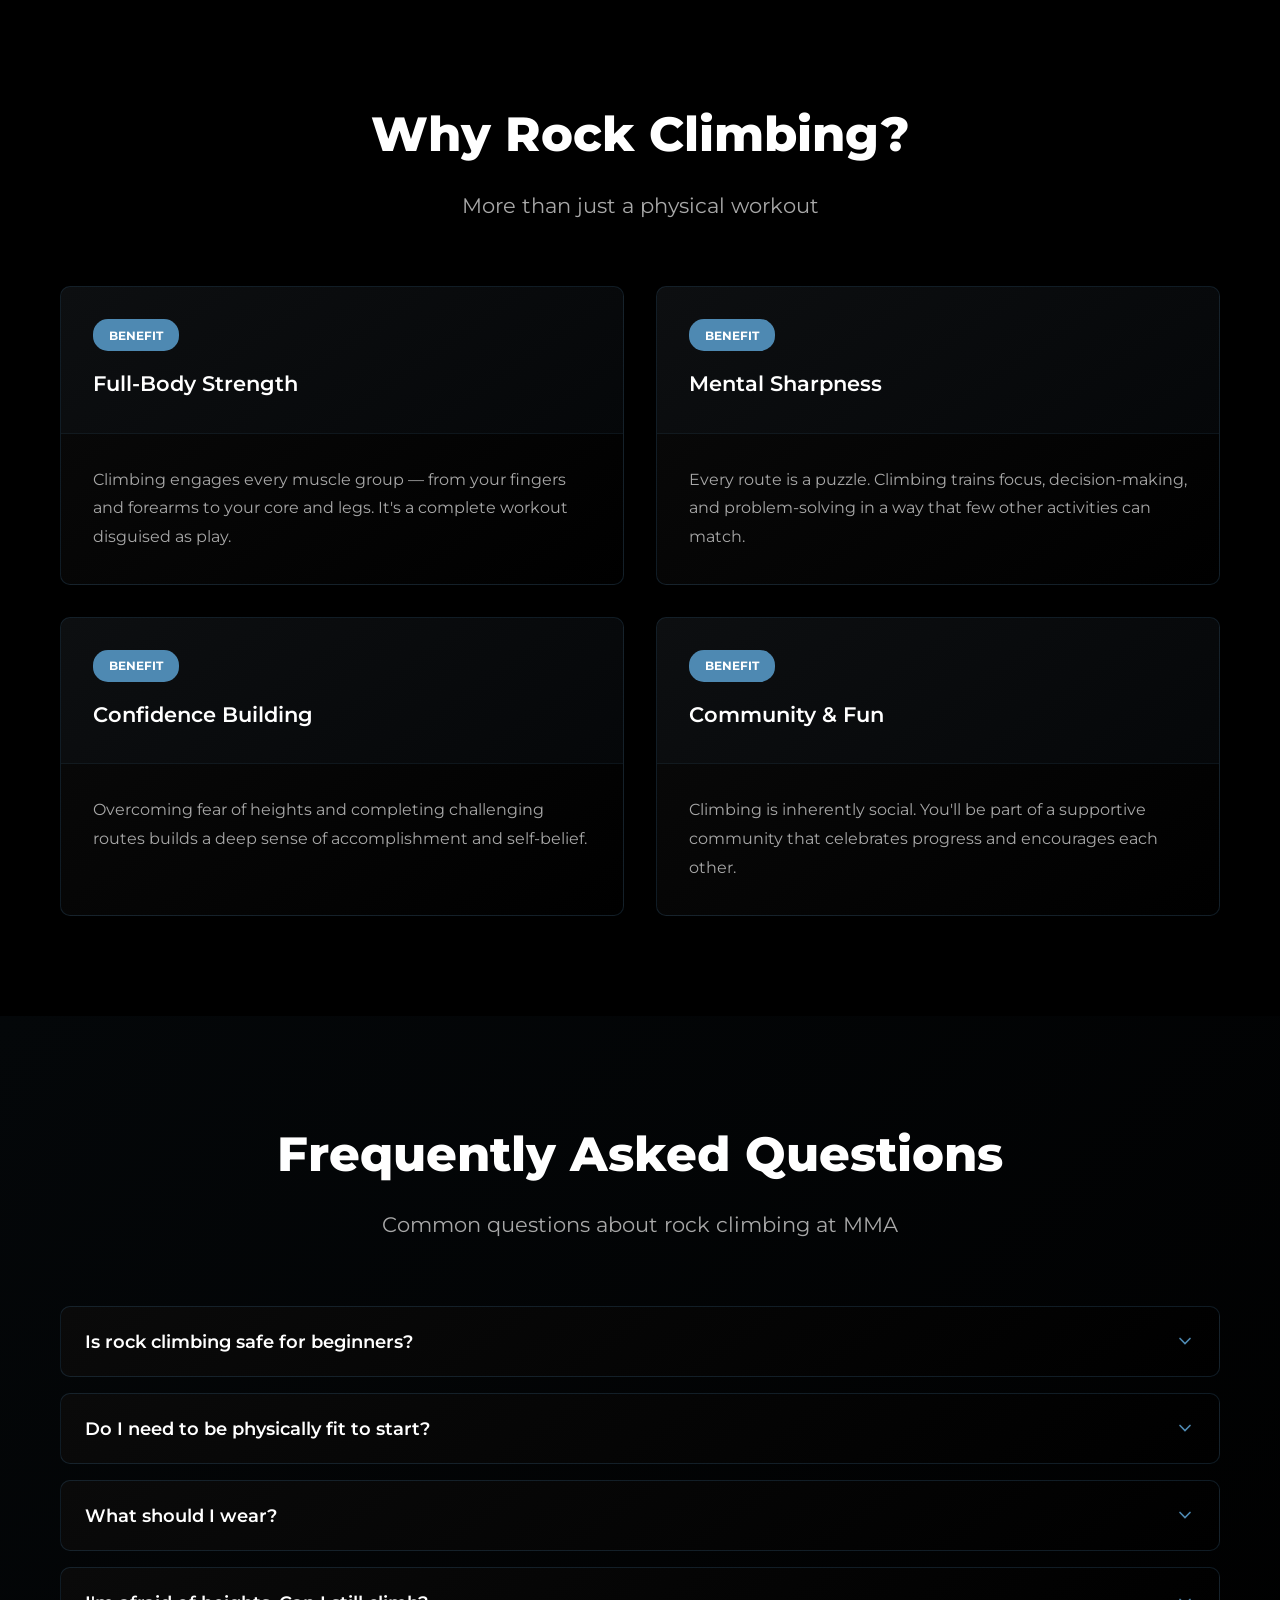
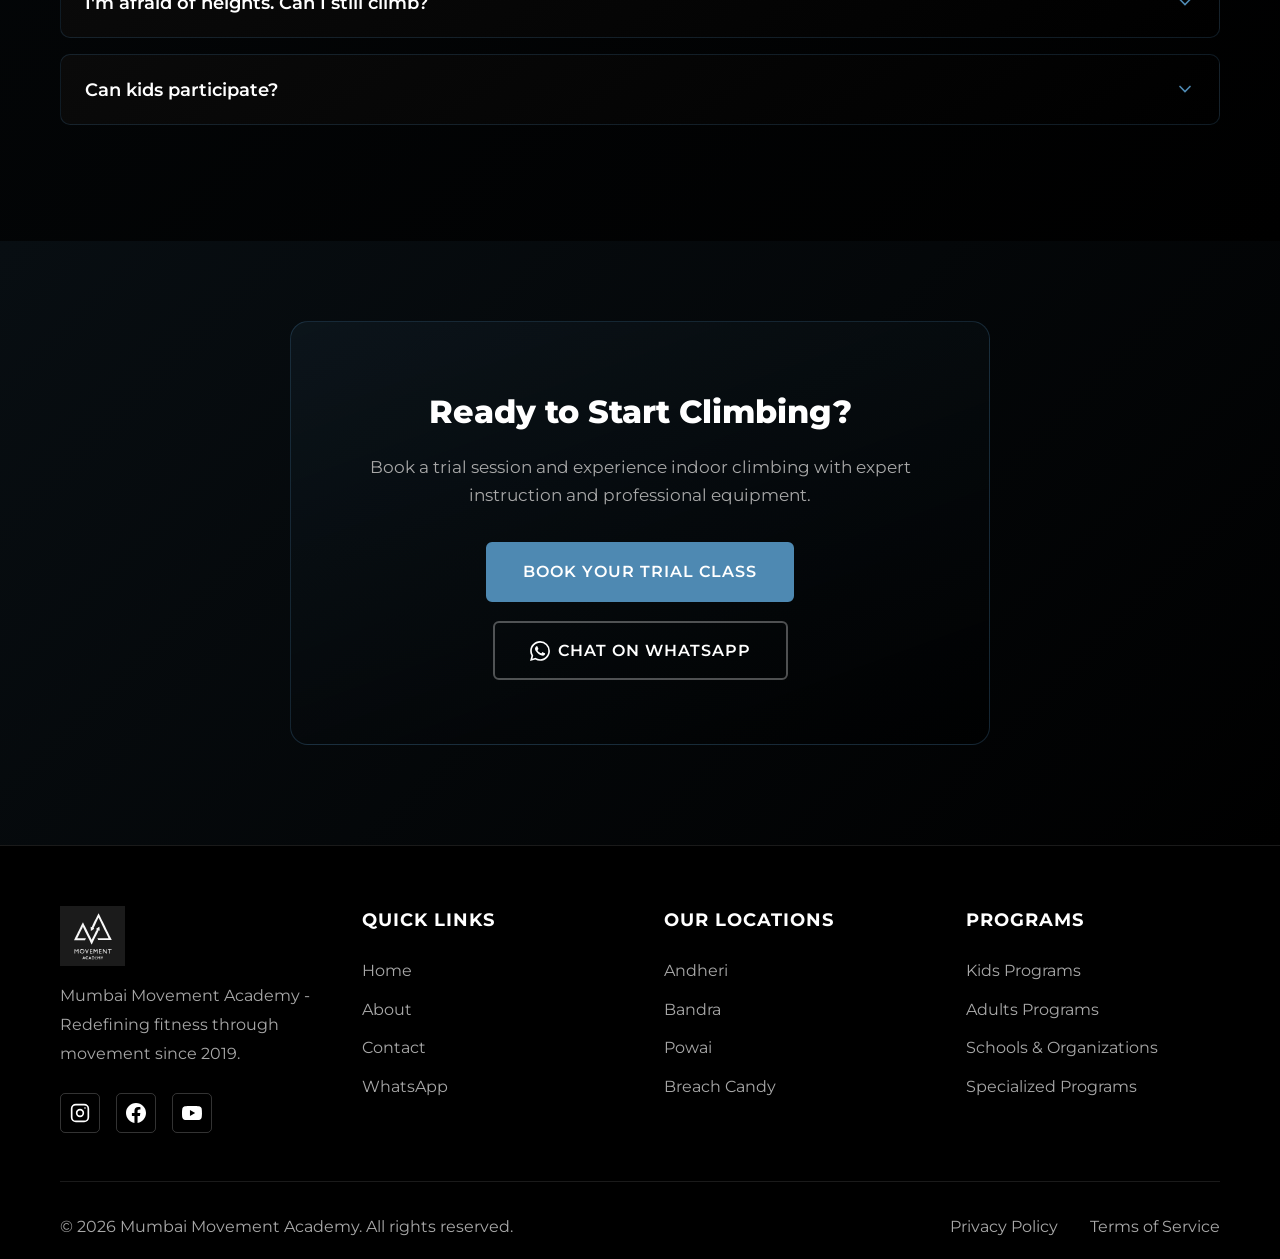
<file: mumbai_movement2-main/rock-climbing.html>
<!DOCTYPE html>
<html lang="en">
<head>
    <meta charset="UTF-8">
    <meta name="viewport" content="width=device-width, initial-scale=1.0">
    <title>Rock Climbing - Mumbai Movement Academy</title>
    <link rel="preconnect" href="https://fonts.googleapis.com">
    <link rel="preconnect" href="https://fonts.gstatic.com" crossorigin>
    <link href="https://fonts.googleapis.com/css2?family=Montserrat:wght@300;400;500;600;700;800;900&display=swap" rel="stylesheet">
    <link rel="stylesheet" href="styles.css">
</head>
<body>
    <!-- Navigation -->
    <nav class="navbar">
        <div class="nav-container">
            <a href="index.html" class="logo">
                <img src="logo.svg" alt="Movement Academy Logo" class="logo-img">
            </a>
            <button class="mobile-menu-btn" id="mobileMenuBtn">
                <span></span>
                <span></span>
                <span></span>
            </button>
            <ul class="nav-menu" id="navMenu">
                <li><a href="index.html">Home</a></li>
                <li class="nav-dropdown">
                    <a href="#" class="dropdown-toggle">Programs <svg class="dropdown-arrow" width="10" height="6" viewBox="0 0 10 6"><path d="M1 1l4 4 4-4" stroke="currentColor" stroke-width="1.5" fill="none" stroke-linecap="round"/></svg></a>
                    <ul class="dropdown-menu">
                        <li><a href="kids-programs.html">Kids Programs</a></li>
                        <li><a href="adults-programs.html">Adults Programs</a></li>
                        <li><a href="schools-organizations.html">Schools & Organizations</a></li>
                        <li><a href="specialized-programs.html">Specialized Programs</a></li>
                    </ul>
                </li>
                <li><a href="parkour.html">What is Parkour</a></li>
                <li><a href="locations.html">Locations</a></li>
                <li><a href="about.html">About</a></li>
                <li><a href="merchandise.html">Merch</a></li>
                <li><a href="./book-trial.html" class="btn-nav-trial">BOOK TRIAL CLASS</a></li>
            </ul>
        </div>
    </nav>

    <!-- Hero Section -->
    <section class="hero parkour-hero" id="home">
        <div class="hero-slider">
            <div class="hero-slide active" style="background-image: url('parkour-img/Parkour ref images/CLIMBING-CLASSES-HEADER-1-1.webp');"></div>
            <div class="hero-slide" style="background-image: url('parkour-img/Parkour ref images/Intro-to-Climbing.png');"></div>
            <div class="hero-slide" style="background-image: url('img/2025_04_29_Day1-11.jpg');"></div>
            <div class="hero-slide" style="background-image: url('img/2025_04_29_Day1-18.jpg');"></div>
        </div>
        <div class="hero-overlay"></div>
        <button class="hero-arrow hero-arrow-left" aria-label="Previous slide">
            <svg width="20" height="20" viewBox="0 0 24 24" fill="none"><path d="M15 18l-6-6 6-6" stroke="currentColor" stroke-width="2.5" stroke-linecap="round" stroke-linejoin="round"/></svg>
        </button>
        <button class="hero-arrow hero-arrow-right" aria-label="Next slide">
            <svg width="20" height="20" viewBox="0 0 24 24" fill="none"><path d="M9 18l6-6-6-6" stroke="currentColor" stroke-width="2.5" stroke-linecap="round" stroke-linejoin="round"/></svg>
        </button>
        <div class="hero-content">
            <h1 class="hero-title animate-fade-in">ROCK CLIMBING</h1>
            <p class="hero-subtitle animate-fade-in-delay">Climb higher. Think smarter. Push your limits.</p>
        </div>
    </section>

    <!-- Scrolling Banner -->
    <div class="hero-scroll-banner">
        <div class="hero-scroll-track">
            <div class="hero-scroll-content">
                <span class="scroll-item"><span class="scroll-dot"></span> Indoor Climbing Walls</span>
                <span class="scroll-item"><span class="scroll-dot"></span> Bouldering & Top-Rope</span>
                <span class="scroll-item"><span class="scroll-dot"></span> All Levels Welcome</span>
                <span class="scroll-item"><span class="scroll-dot"></span> Expert Instructors</span>
                <span class="scroll-item"><span class="scroll-dot"></span> Safe Environment</span>
                <span class="scroll-item"><span class="scroll-dot"></span> Full-Body Workout</span>
            </div>
            <div class="hero-scroll-content" aria-hidden="true">
                <span class="scroll-item"><span class="scroll-dot"></span> Indoor Climbing Walls</span>
                <span class="scroll-item"><span class="scroll-dot"></span> Bouldering & Top-Rope</span>
                <span class="scroll-item"><span class="scroll-dot"></span> All Levels Welcome</span>
                <span class="scroll-item"><span class="scroll-dot"></span> Expert Instructors</span>
                <span class="scroll-item"><span class="scroll-dot"></span> Safe Environment</span>
                <span class="scroll-item"><span class="scroll-dot"></span> Full-Body Workout</span>
            </div>
        </div>
    </div>

    <!-- What is Rock Climbing -->
    <section class="parkour-intro" id="what">
        <div class="container">
            <div class="intro-grid">
                <div class="intro-content">
                    <h2 class="section-title">What is Rock Climbing?</h2>
                    <p class="intro-text">Rock climbing is a full-body sport that challenges you physically and mentally. It involves ascending natural or artificial rock walls using your hands, feet, and body positioning to navigate routes of varying difficulty.</p>
                    <p class="intro-text">At MMA, we offer indoor climbing in a safe, controlled environment with professional-grade walls and equipment. Our trained instructors guide you through technique, safety protocols, and progressive challenges suited to your ability.</p>
                    <div class="intro-stats">
                        <div class="stat">
                            <span class="stat-number">Full</span>
                            <span class="stat-label">Body Workout</span>
                        </div>
                        <div class="stat">
                            <span class="stat-number">All</span>
                            <span class="stat-label">Fitness Levels</span>
                        </div>
                        <div class="stat">
                            <span class="stat-number">Pro</span>
                            <span class="stat-label">Equipment</span>
                        </div>
                    </div>
                </div>
                <div class="intro-image">
                    <img src="parkour-img/Parkour ref images/Intro-to-Climbing.png" alt="Rock climbing at MMA">
                </div>
            </div>
        </div>
    </section>

    <!-- How Training Works -->
    <section class="how-training-works" id="training">
        <div class="container">
            <h2 class="section-title">How Our Climbing Program Works</h2>
            <p class="section-subtitle">A structured path from first climb to advanced routes</p>
            
            <div class="training-steps">
                <div class="training-step animate-on-scroll">
                    <div class="step-number">01</div>
                    <div class="step-content">
                        <h3>Safety Briefing</h3>
                        <p>Learn proper harness use, belay techniques, and climbing etiquette. Safety is always our first priority.</p>
                    </div>
                </div>
                <div class="training-step animate-on-scroll">
                    <div class="step-number">02</div>
                    <div class="step-content">
                        <h3>Technique Foundation</h3>
                        <p>Master footwork, hand positioning, body tension, and efficient movement patterns on beginner-friendly routes.</p>
                    </div>
                </div>
                <div class="training-step animate-on-scroll">
                    <div class="step-number">03</div>
                    <div class="step-content">
                        <h3>Route Progression</h3>
                        <p>Gradually tackle more challenging routes as your strength, technique, and problem-solving skills develop.</p>
                    </div>
                </div>
                <div class="training-step animate-on-scroll">
                    <div class="step-number">04</div>
                    <div class="step-content">
                        <h3>Advanced Skills</h3>
                        <p>Develop lead climbing abilities, dynamic movement, overhangs, and competition-style bouldering techniques.</p>
                    </div>
                </div>
            </div>
        </div>
    </section>

    <!-- Climbing Types -->
    <section class="parkour-levels" id="levels">
        <div class="container">
            <h2 class="section-title">Climbing Disciplines</h2>
            <p class="section-subtitle">Different styles to suit your goals</p>
            
            <div class="levels-grid">
                <div class="level-card animate-on-scroll">
                    <div class="level-header">
                        <span class="level-badge">BOULDERING</span>
                        <h3>Short Wall Climbing</h3>
                    </div>
                    <div class="level-body">
                        <ul class="level-skills">
                            <li>Climbing without ropes on short walls</li>
                            <li>Crash pads for safety</li>
                            <li>Problem-solving focused</li>
                            <li>Great for building technique</li>
                            <li>Social and accessible</li>
                            <li>Perfect for beginners</li>
                        </ul>
                    </div>
                </div>
                <div class="level-card animate-on-scroll">
                    <div class="level-header">
                        <span class="level-badge">TOP ROPE</span>
                        <h3>Roped Climbing</h3>
                    </div>
                    <div class="level-body">
                        <ul class="level-skills">
                            <li>Rope anchored at the top</li>
                            <li>Belayer manages the rope</li>
                            <li>Safe introduction to height</li>
                            <li>Builds endurance</li>
                            <li>Longer routes</li>
                            <li>Trust and teamwork</li>
                        </ul>
                    </div>
                </div>
                <div class="level-card animate-on-scroll">
                    <div class="level-header">
                        <span class="level-badge">LEAD CLIMBING</span>
                        <h3>Advanced Roped</h3>
                    </div>
                    <div class="level-body">
                        <ul class="level-skills">
                            <li>Clip rope as you ascend</li>
                            <li>Higher mental demand</li>
                            <li>Competition format</li>
                            <li>Route reading skills</li>
                            <li>Fall management</li>
                            <li>Peak climbing experience</li>
                        </ul>
                    </div>
                </div>
            </div>
        </div>
    </section>

    <!-- Why Climb Section -->
    <section class="myths-reality" id="benefits">
        <div class="container">
            <h2 class="section-title">Why Rock Climbing?</h2>
            <p class="section-subtitle">More than just a physical workout</p>
            
            <div class="myths-grid">
                <div class="myth-card animate-on-scroll">
                    <div class="myth-content">
                        <span class="myth-label">BENEFIT</span>
                        <p class="myth-text">Full-Body Strength</p>
                    </div>
                    <div class="reality-content">
                        <p>Climbing engages every muscle group — from your fingers and forearms to your core and legs. It's a complete workout disguised as play.</p>
                    </div>
                </div>
                <div class="myth-card animate-on-scroll">
                    <div class="myth-content">
                        <span class="myth-label">BENEFIT</span>
                        <p class="myth-text">Mental Sharpness</p>
                    </div>
                    <div class="reality-content">
                        <p>Every route is a puzzle. Climbing trains focus, decision-making, and problem-solving in a way that few other activities can match.</p>
                    </div>
                </div>
                <div class="myth-card animate-on-scroll">
                    <div class="myth-content">
                        <span class="myth-label">BENEFIT</span>
                        <p class="myth-text">Confidence Building</p>
                    </div>
                    <div class="reality-content">
                        <p>Overcoming fear of heights and completing challenging routes builds a deep sense of accomplishment and self-belief.</p>
                    </div>
                </div>
                <div class="myth-card animate-on-scroll">
                    <div class="myth-content">
                        <span class="myth-label">BENEFIT</span>
                        <p class="myth-text">Community & Fun</p>
                    </div>
                    <div class="reality-content">
                        <p>Climbing is inherently social. You'll be part of a supportive community that celebrates progress and encourages each other.</p>
                    </div>
                </div>
            </div>
        </div>
    </section>

    <!-- FAQ Section -->
    <section class="parkour-faqs" id="faq">
        <div class="container">
            <h2 class="section-title">Frequently Asked Questions</h2>
            <p class="section-subtitle">Common questions about rock climbing at MMA</p>
            
            <div class="faq-list">
                <div class="faq-item animate-on-scroll">
                    <button class="faq-question">
                        <span>Is rock climbing safe for beginners?</span>
                        <svg class="faq-icon" width="20" height="20" viewBox="0 0 24 24" fill="none"><path d="M6 9l6 6 6-6" stroke="currentColor" stroke-width="2" stroke-linecap="round"/></svg>
                    </button>
                    <div class="faq-answer">
                        <p>Absolutely. Indoor climbing is one of the safest adventure sports when done with proper equipment and trained instructors. We provide all safety gear and thorough briefings before every session.</p>
                    </div>
                </div>
                <div class="faq-item animate-on-scroll">
                    <button class="faq-question">
                        <span>Do I need to be physically fit to start?</span>
                        <svg class="faq-icon" width="20" height="20" viewBox="0 0 24 24" fill="none"><path d="M6 9l6 6 6-6" stroke="currentColor" stroke-width="2" stroke-linecap="round"/></svg>
                    </button>
                    <div class="faq-answer">
                        <p>No prior fitness required. Climbing is technique-driven — good footwork and body positioning matter more than pure strength. You'll build fitness as you climb.</p>
                    </div>
                </div>
                <div class="faq-item animate-on-scroll">
                    <button class="faq-question">
                        <span>What should I wear?</span>
                        <svg class="faq-icon" width="20" height="20" viewBox="0 0 24 24" fill="none"><path d="M6 9l6 6 6-6" stroke="currentColor" stroke-width="2" stroke-linecap="round"/></svg>
                    </button>
                    <div class="faq-answer">
                        <p>Comfortable athletic clothing that allows full range of movement. Avoid loose or baggy clothes. We provide climbing shoes and all safety equipment.</p>
                    </div>
                </div>
                <div class="faq-item animate-on-scroll">
                    <button class="faq-question">
                        <span>I'm afraid of heights. Can I still climb?</span>
                        <svg class="faq-icon" width="20" height="20" viewBox="0 0 24 24" fill="none"><path d="M6 9l6 6 6-6" stroke="currentColor" stroke-width="2" stroke-linecap="round"/></svg>
                    </button>
                    <div class="faq-answer">
                        <p>Many of our students started with a fear of heights. Bouldering walls are low enough to feel comfortable, and you progress at your own pace. Most people surprise themselves within the first session.</p>
                    </div>
                </div>
                <div class="faq-item animate-on-scroll">
                    <button class="faq-question">
                        <span>Can kids participate?</span>
                        <svg class="faq-icon" width="20" height="20" viewBox="0 0 24 24" fill="none"><path d="M6 9l6 6 6-6" stroke="currentColor" stroke-width="2" stroke-linecap="round"/></svg>
                    </button>
                    <div class="faq-answer">
                        <p>Yes! We have climbing programs for kids as well. Check our <a href="kids-programs.html" style="color: var(--primary-blue);">Kids Programs</a> page for more details on age-specific classes.</p>
                    </div>
                </div>
            </div>
        </div>
    </section>

    <!-- CTA Section -->
    <section class="parkour-cta" id="cta">
        <div class="container">
            <div class="cta-content">
                <h2>Ready to Start Climbing?</h2>
                <p>Book a trial session and experience indoor climbing with expert instruction and professional equipment.</p>
                <div class="cta-buttons">
                    <a href="./book-trial.html" class="btn-primary">Book Your Trial Class</a>
                    <a href="https://wa.me/919876543210?text=Hi%2C%20I'm%20interested%20in%20Rock%20Climbing%20classes" class="btn-secondary" target="_blank">
                        <svg width="20" height="20" viewBox="0 0 24 24" fill="currentColor"><path d="M17.472 14.382c-.297-.149-1.758-.867-2.03-.967-.273-.099-.471-.148-.67.15-.197.297-.767.966-.94 1.164-.173.199-.347.223-.644.075-.297-.15-1.255-.463-2.39-1.475-.883-.788-1.48-1.761-1.653-2.059-.173-.297-.018-.458.13-.606.134-.133.298-.347.446-.52.149-.174.198-.298.298-.497.099-.198.05-.371-.025-.52-.075-.149-.669-1.612-.916-2.207-.242-.579-.487-.5-.669-.51-.173-.008-.371-.01-.57-.01-.198 0-.52.074-.792.372-.272.297-1.04 1.016-1.04 2.479 0 1.462 1.065 2.875 1.213 3.074.149.198 2.096 3.2 5.077 4.487.709.306 1.262.489 1.694.625.712.227 1.36.195 1.871.118.571-.085 1.758-.719 2.006-1.413.248-.694.248-1.289.173-1.413-.074-.124-.272-.198-.57-.347m-5.421 7.403h-.004a9.87 9.87 0 01-5.031-1.378l-.361-.214-3.741.982.998-3.648-.235-.374a9.86 9.86 0 01-1.51-5.26c.001-5.45 4.436-9.884 9.888-9.884 2.64 0 5.122 1.03 6.988 2.898a9.825 9.825 0 012.893 6.994c-.003 5.45-4.437 9.884-9.885 9.884m8.413-18.297A11.815 11.815 0 0012.05 0C5.495 0 .16 5.335.157 11.892c0 2.096.547 4.142 1.588 5.945L.057 24l6.305-1.654a11.882 11.882 0 005.683 1.448h.005c6.554 0 11.89-5.335 11.893-11.893a11.821 11.821 0 00-3.48-8.413Z"/></svg>
                        Chat on WhatsApp
                    </a>
                </div>
            </div>
        </div>
    </section>

    <!-- Footer -->
    <footer class="footer">
        <div class="container">
            <div class="footer-content">
                <div class="footer-column">
                    <div class="footer-logo">
                        <img src="logo.svg" alt="Movement Academy Logo" class="logo-img">
                    </div>
                    <p class="footer-description">Mumbai Movement Academy - Redefining fitness through movement since 2019.</p>
                    <div class="social-links">
                        <a href="https://instagram.com" target="_blank" aria-label="Instagram">
                            <svg viewBox="0 0 24 24" fill="none" xmlns="http://www.w3.org/2000/svg"><rect x="2" y="2" width="20" height="20" rx="5" stroke="currentColor" stroke-width="2"/><circle cx="12" cy="12" r="4" stroke="currentColor" stroke-width="2"/><circle cx="18" cy="6" r="1" fill="currentColor"/></svg>
                        </a>
                        <a href="https://facebook.com" target="_blank" aria-label="Facebook">
                            <svg viewBox="0 0 24 24" fill="currentColor"><path d="M24 12.073c0-6.627-5.373-12-12-12s-12 5.373-12 12c0 5.99 4.388 10.954 10.125 11.854v-8.385H7.078v-3.47h3.047V9.43c0-3.007 1.792-4.669 4.533-4.669 1.312 0 2.686.235 2.686.235v2.953H15.83c-1.491 0-1.956.925-1.956 1.874v2.25h3.328l-.532 3.47h-2.796v8.385C19.612 23.027 24 18.062 24 12.073z"/></svg>
                        </a>
                        <a href="https://www.youtube.com/@MumbaiMovementAcademy" target="_blank" aria-label="YouTube">
                            <svg viewBox="0 0 24 24" fill="currentColor"><path d="M23.498 6.186a3.016 3.016 0 0 0-2.122-2.136C19.505 3.545 12 3.545 12 3.545s-7.505 0-9.377.505A3.017 3.017 0 0 0 .502 6.186C0 8.07 0 12 0 12s0 3.93.502 5.814a3.016 3.016 0 0 0 2.122 2.136c1.871.505 9.376.505 9.376.505s7.505 0 9.377-.505a3.015 3.015 0 0 0 2.122-2.136C24 15.93 24 12 24 12s0-3.93-.502-5.814zM9.545 15.568V8.432L15.818 12l-6.273 3.568z"/></svg>
                        </a>
                    </div>
                </div>
                <div class="footer-column" id="links">
                    <h4>QUICK LINKS</h4>
                    <ul>
                        <li><a href="index.html">Home</a></li>
                        <li><a href="about.html">About</a></li>
                        <li><a href="./book-trial.html">Contact</a></li>
                        <li><a href="https://wa.me/919876543210" target="_blank">WhatsApp</a></li>
                    </ul>
                </div>
                <div class="footer-column" id="locations">
                    <h4>OUR LOCATIONS</h4>
                    <ul>
                        <li><a href="locations.html">Andheri</a></li>
                        <li><a href="locations.html">Bandra</a></li>
                        <li><a href="locations.html">Powai</a></li>
                        <li><a href="locations.html">Breach Candy</a></li>
                    </ul>
                </div>
                <div class="footer-column" id="programs">
                    <h4>PROGRAMS</h4>
                    <ul>
                        <li><a href="kids-programs.html">Kids Programs</a></li>
                        <li><a href="adults-programs.html">Adults Programs</a></li>
                        <li><a href="schools-organizations.html">Schools & Organizations</a></li>
                        <li><a href="specialized-programs.html">Specialized Programs</a></li>
                    </ul>
                </div>
            </div>
            <div class="footer-bottom">
                <p>&copy; 2026 Mumbai Movement Academy. All rights reserved.</p>
                <div class="footer-links">
                    <a href="#privacy">Privacy Policy</a>
                    <a href="#terms">Terms of Service</a>
                </div>
            </div>
        </div>
    </footer>

    <script src="script.js"></script>
</body>
</html>
</file>
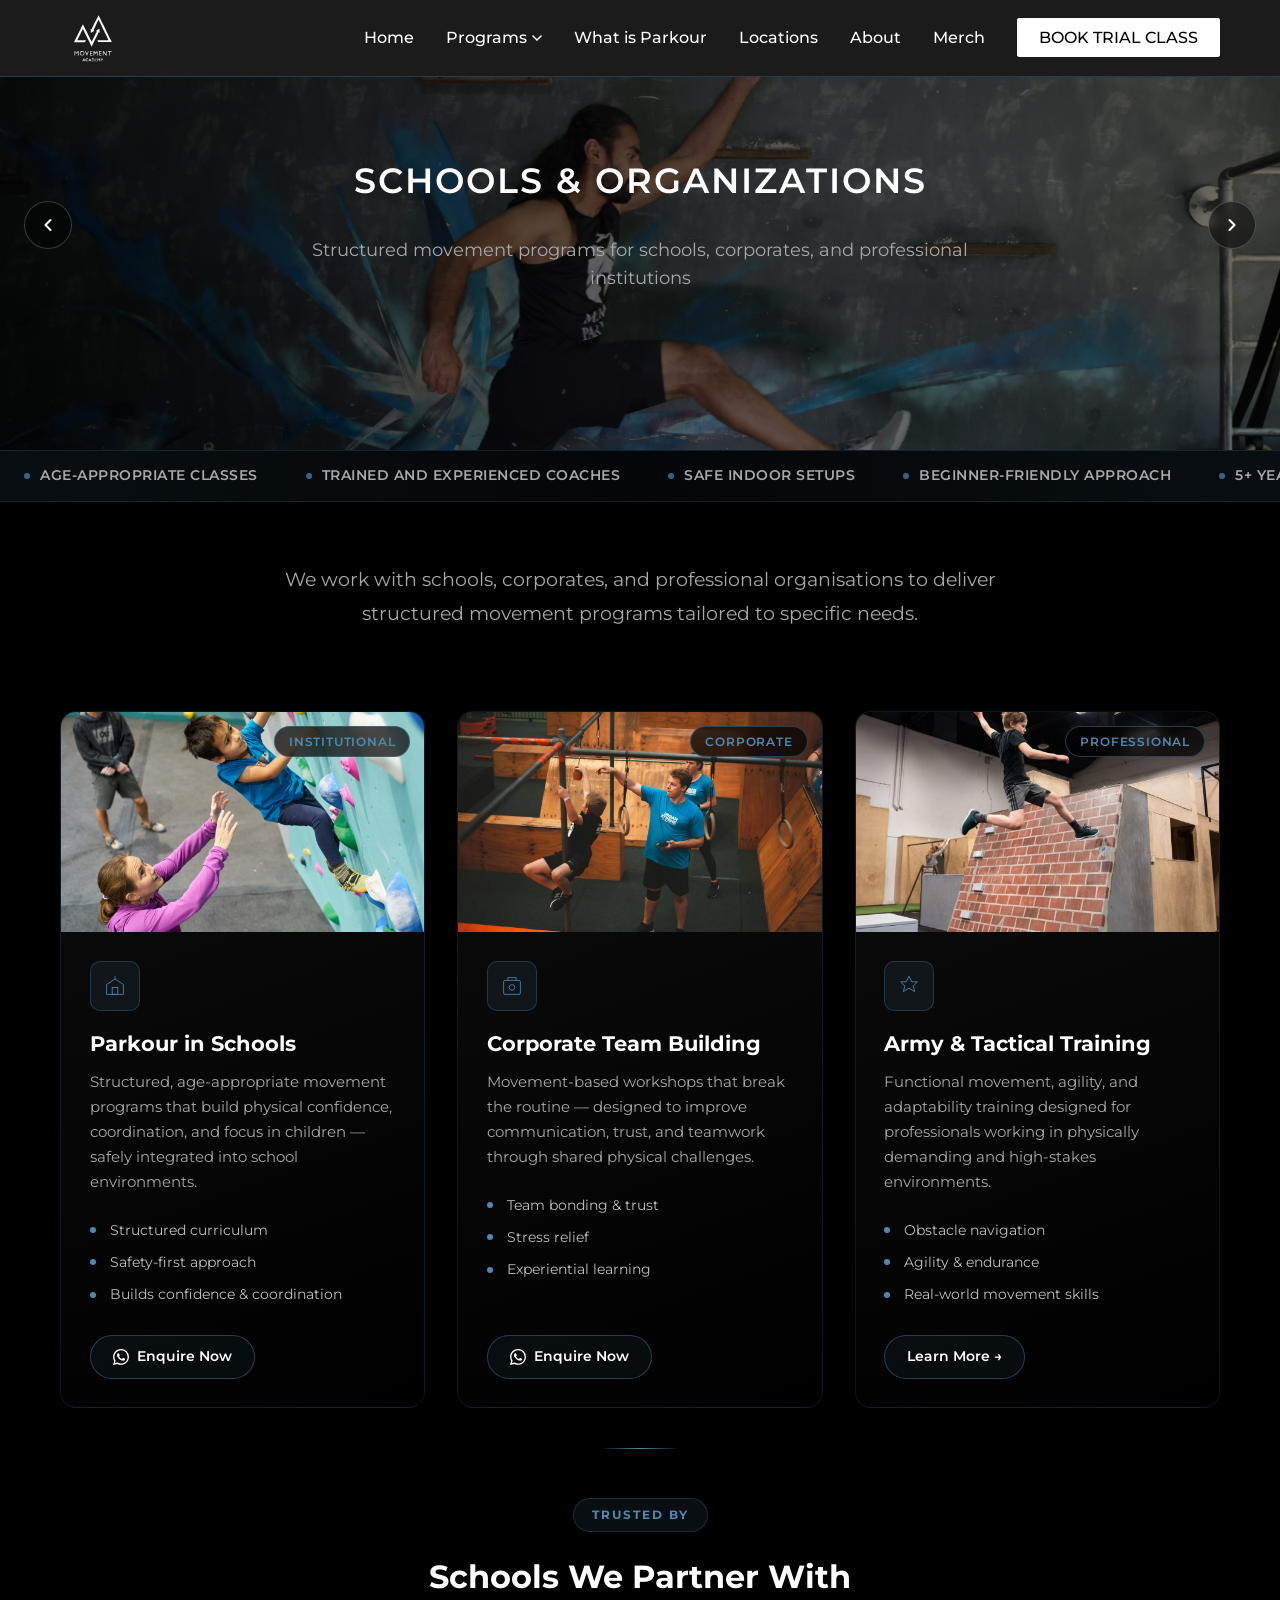
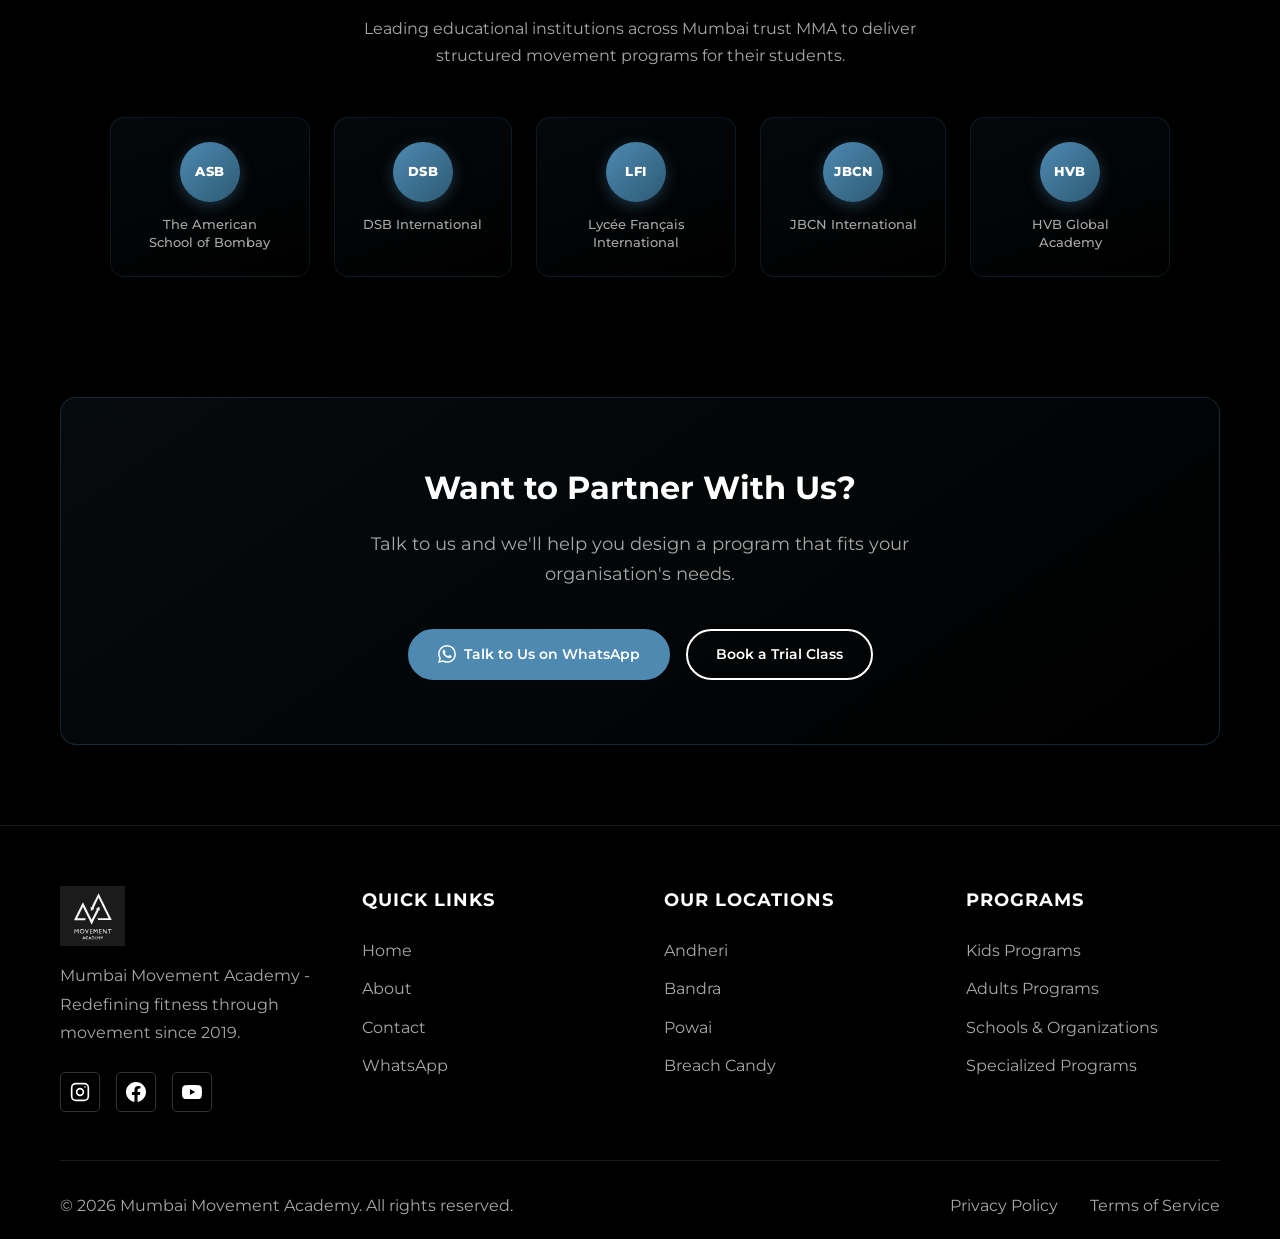
<file: mumbai_movement2-main/schools-organizations.html>
<!DOCTYPE html>
<html lang="en">
<head>
    <meta charset="UTF-8">
    <meta name="viewport" content="width=device-width, initial-scale=1.0">
    <title>Schools & Organizations - Mumbai Movement Academy</title>
    <link rel="preconnect" href="https://fonts.googleapis.com">
    <link rel="preconnect" href="https://fonts.gstatic.com" crossorigin>
    <link href="https://fonts.googleapis.com/css2?family=Montserrat:wght@300;400;500;600;700;800;900&display=swap" rel="stylesheet">
    <link rel="stylesheet" href="styles.css">
</head>
<body>
    <!-- Navigation -->
    <nav class="navbar">
        <div class="nav-container">
            <a href="index.html" class="logo">
                <img src="logo.svg" alt="Movement Academy Logo" class="logo-img">
            </a>
            <button class="mobile-menu-btn" id="mobileMenuBtn">
                <span></span>
                <span></span>
                <span></span>
            </button>
            <ul class="nav-menu" id="navMenu">
                <li><a href="index.html">Home</a></li>
                <li class="nav-dropdown">
                    <a href="#" class="dropdown-toggle">Programs <svg class="dropdown-arrow" width="10" height="6" viewBox="0 0 10 6"><path d="M1 1l4 4 4-4" stroke="currentColor" stroke-width="1.5" fill="none" stroke-linecap="round"/></svg></a>
                    <ul class="dropdown-menu">
                        <li><a href="kids-programs.html">Kids Programs</a></li>
                        <li><a href="adults-programs.html">Adults Programs</a></li>
                        <li><a href="schools-organizations.html">Schools & Organizations</a></li>
                        <li><a href="specialized-programs.html">Specialized Programs</a></li>
                    </ul>
                </li>
                <li><a href="parkour.html">What is Parkour</a></li>
                <li><a href="locations.html">Locations</a></li>
                <li><a href="about.html">About</a></li>
                <li><a href="merchandise.html">Merch</a></li>
                <li><a href="./book-trial.html" class="btn-nav-trial">BOOK TRIAL CLASS</a></li>
            </ul>
        </div>
    </nav>

    <!-- Hero Section -->
    <section class="hero programs-hero">
        <div class="hero-slider">
            <div class="hero-slide active" style="background-image: url('img/main_banner.jpg');"></div>
            <div class="hero-slide" style="background-image: url('img/2025_04_29_Day1-5.jpg');"></div>
            <div class="hero-slide" style="background-image: url('img/2025_04_29_Day1-11.jpg');"></div>
            <div class="hero-slide" style="background-image: url('img/2025_04_29_Day1-18.jpg');"></div>
        </div>
        <div class="hero-overlay"></div>
        <button class="hero-arrow hero-arrow-left" aria-label="Previous slide">
            <svg width="20" height="20" viewBox="0 0 24 24" fill="none"><path d="M15 18l-6-6 6-6" stroke="currentColor" stroke-width="2.5" stroke-linecap="round" stroke-linejoin="round"/></svg>
        </button>
        <button class="hero-arrow hero-arrow-right" aria-label="Next slide">
            <svg width="20" height="20" viewBox="0 0 24 24" fill="none"><path d="M9 18l6-6-6-6" stroke="currentColor" stroke-width="2.5" stroke-linecap="round" stroke-linejoin="round"/></svg>
        </button>
        <div class="hero-content">
            <h1 class="hero-title animate-fade-in">SCHOOLS & ORGANIZATIONS</h1>
            <p class="hero-subtitle animate-fade-in-delay">Structured movement programs for schools, corporates, and professional institutions</p>
        </div>
    </section>

    <!-- Hero Scrolling Banner -->
    <div class="hero-scroll-banner">
        <div class="hero-scroll-track">
            <div class="hero-scroll-content">
                <span class="scroll-item"><span class="scroll-dot"></span> Age-appropriate classes</span>
                <span class="scroll-item"><span class="scroll-dot"></span> Trained and experienced coaches</span>
                <span class="scroll-item"><span class="scroll-dot"></span> Safe indoor setups</span>
                <span class="scroll-item"><span class="scroll-dot"></span> Beginner-friendly approach</span>
                <span class="scroll-item"><span class="scroll-dot"></span> 5+ Years of Experience</span>
                <span class="scroll-item"><span class="scroll-dot"></span> 1000+ Students Trained</span>
                <span class="scroll-item"><span class="scroll-dot"></span> 5 Locations across Mumbai</span>
            </div>
            <div class="hero-scroll-content" aria-hidden="true">
                <span class="scroll-item"><span class="scroll-dot"></span> Age-appropriate classes</span>
                <span class="scroll-item"><span class="scroll-dot"></span> Trained and experienced coaches</span>
                <span class="scroll-item"><span class="scroll-dot"></span> Safe indoor setups</span>
                <span class="scroll-item"><span class="scroll-dot"></span> Beginner-friendly approach</span>
                <span class="scroll-item"><span class="scroll-dot"></span> 5+ Years of Experience</span>
                <span class="scroll-item"><span class="scroll-dot"></span> 1000+ Students Trained</span>
                <span class="scroll-item"><span class="scroll-dot"></span> 5 Locations across Mumbai</span>
            </div>
        </div>
    </div>

    <!-- Intro -->
    <section class="program-page-intro">
        <div class="container">
            <p class="program-page-lead">We work with schools, corporates, and professional organisations to deliver structured movement programs tailored to specific needs.</p>
        </div>
    </section>

    <!-- Three Cards Row -->
    <section class="org-cards-section">
        <div class="container">
            <div class="org-cards-row">

                <!-- School Programs Card -->
                <div class="org-card" id="schools">
                    <div class="org-card-img">
                        <img src="parkour-img/Parkour ref images/Kids_3.jpg" alt="School parkour program">
                        <div class="org-card-badge">Institutional</div>
                    </div>
                    <div class="org-card-body">
                        <div class="org-card-icon">
                            <svg viewBox="0 0 100 100" fill="none" xmlns="http://www.w3.org/2000/svg">
                                <path d="M20 45 L50 25 L80 45 L80 80 L20 80 Z" stroke="#4E89B2" stroke-width="3" fill="none"/>
                                <rect x="40" y="55" width="20" height="25" stroke="#4E89B2" stroke-width="3" fill="none"/>
                                <path d="M50 25 L50 15" stroke="#4E89B2" stroke-width="3"/>
                            </svg>
                        </div>
                        <h3 class="org-card-title">Parkour in Schools</h3>
                        <p class="org-card-desc">Structured, age-appropriate movement programs that build physical confidence, coordination, and focus in children — safely integrated into school environments.</p>
                        <ul class="org-card-list">
                            <li>Structured curriculum</li>
                            <li>Safety-first approach</li>
                            <li>Builds confidence &amp; coordination</li>
                        </ul>
                        <a href="https://wa.me/919876543210?text=Hi%2C%20I'm%20interested%20in%20School%20Programs" class="org-card-cta" target="_blank">
                            <svg width="16" height="16" viewBox="0 0 24 24" fill="currentColor"><path d="M17.472 14.382c-.297-.149-1.758-.867-2.03-.967-.273-.099-.471-.148-.67.15-.197.297-.767.966-.94 1.164-.173.199-.347.223-.644.075-.297-.15-1.255-.463-2.39-1.475-.883-.788-1.48-1.761-1.653-2.059-.173-.297-.018-.458.13-.606.134-.133.298-.347.446-.52.149-.174.198-.298.298-.497.099-.198.05-.371-.025-.52-.075-.149-.669-1.612-.916-2.207-.242-.579-.487-.5-.669-.51-.173-.008-.371-.01-.57-.01-.198 0-.52.074-.792.372-.272.297-1.04 1.016-1.04 2.479 0 1.462 1.065 2.875 1.213 3.074.149.198 2.096 3.2 5.077 4.487.709.306 1.262.489 1.694.625.712.227 1.36.195 1.871.118.571-.085 1.758-.719 2.006-1.413.248-.694.248-1.289.173-1.413-.074-.124-.272-.198-.57-.347m-5.421 7.403h-.004a9.87 9.87 0 01-5.031-1.378l-.361-.214-3.741.982.998-3.648-.235-.374a9.86 9.86 0 01-1.51-5.26c.001-5.45 4.436-9.884 9.888-9.884 2.64 0 5.122 1.03 6.988 2.898a9.825 9.825 0 012.893 6.994c-.003 5.45-4.437 9.884-9.885 9.884m8.413-18.297A11.815 11.815 0 0012.05 0C5.495 0 .16 5.335.157 11.892c0 2.096.547 4.142 1.588 5.945L.057 24l6.305-1.654a11.882 11.882 0 005.683 1.448h.005c6.554 0 11.89-5.335 11.893-11.893a11.821 11.821 0 00-3.48-8.413Z"/></svg>
                            Enquire Now
                        </a>
                    </div>
                </div>

                <!-- Corporate Training Card -->
                <div class="org-card" id="corporate">
                    <div class="org-card-img">
                        <img src="parkour-img/Parkour ref images/UX_WEBSITE_EVENTS_ANG_NOV202.jpg" alt="Corporate team building">
                        <div class="org-card-badge">Corporate</div>
                    </div>
                    <div class="org-card-body">
                        <div class="org-card-icon">
                            <svg viewBox="0 0 100 100" fill="none" xmlns="http://www.w3.org/2000/svg">
                                <rect x="20" y="30" width="60" height="50" rx="5" stroke="#4E89B2" stroke-width="3" fill="none"/>
                                <path d="M35 30 L35 20 L65 20 L65 30" stroke="#4E89B2" stroke-width="3" fill="none"/>
                                <circle cx="50" cy="55" r="10" stroke="#4E89B2" stroke-width="3" fill="none"/>
                            </svg>
                        </div>
                        <h3 class="org-card-title">Corporate Team Building</h3>
                        <p class="org-card-desc">Movement-based workshops that break the routine — designed to improve communication, trust, and teamwork through shared physical challenges.</p>
                        <ul class="org-card-list">
                            <li>Team bonding &amp; trust</li>
                            <li>Stress relief</li>
                            <li>Experiential learning</li>
                        </ul>
                        <a href="https://wa.me/919876543210?text=Hi%2C%20I'm%20interested%20in%20Corporate%20Training" class="org-card-cta" target="_blank">
                            <svg width="16" height="16" viewBox="0 0 24 24" fill="currentColor"><path d="M17.472 14.382c-.297-.149-1.758-.867-2.03-.967-.273-.099-.471-.148-.67.15-.197.297-.767.966-.94 1.164-.173.199-.347.223-.644.075-.297-.15-1.255-.463-2.39-1.475-.883-.788-1.48-1.761-1.653-2.059-.173-.297-.018-.458.13-.606.134-.133.298-.347.446-.52.149-.174.198-.298.298-.497.099-.198.05-.371-.025-.52-.075-.149-.669-1.612-.916-2.207-.242-.579-.487-.5-.669-.51-.173-.008-.371-.01-.57-.01-.198 0-.52.074-.792.372-.272.297-1.04 1.016-1.04 2.479 0 1.462 1.065 2.875 1.213 3.074.149.198 2.096 3.2 5.077 4.487.709.306 1.262.489 1.694.625.712.227 1.36.195 1.871.118.571-.085 1.758-.719 2.006-1.413.248-.694.248-1.289.173-1.413-.074-.124-.272-.198-.57-.347m-5.421 7.403h-.004a9.87 9.87 0 01-5.031-1.378l-.361-.214-3.741.982.998-3.648-.235-.374a9.86 9.86 0 01-1.51-5.26c.001-5.45 4.436-9.884 9.888-9.884 2.64 0 5.122 1.03 6.988 2.898a9.825 9.825 0 012.893 6.994c-.003 5.45-4.437 9.884-9.885 9.884m8.413-18.297A11.815 11.815 0 0012.05 0C5.495 0 .16 5.335.157 11.892c0 2.096.547 4.142 1.588 5.945L.057 24l6.305-1.654a11.882 11.882 0 005.683 1.448h.005c6.554 0 11.89-5.335 11.893-11.893a11.821 11.821 0 00-3.48-8.413Z"/></svg>
                            Enquire Now
                        </a>
                    </div>
                </div>

                <!-- Army & Tactical Card -->
                <div class="org-card" id="army">
                    <div class="org-card-img">
                        <img src="parkour-img/Parkour ref images/BrickwallTac-scaled-qhh8pbfrwut12tcpvffn31o5o688mfvoql50oqu1kg.jpg" alt="Tactical training">
                        <div class="org-card-badge">Professional</div>
                    </div>
                    <div class="org-card-body">
                        <div class="org-card-icon">
                            <svg viewBox="0 0 100 100" fill="none" xmlns="http://www.w3.org/2000/svg">
                                <path d="M50 15 L60 35 L80 35 L65 50 L70 70 L50 58 L30 70 L35 50 L20 35 L40 35 Z" stroke="#4E89B2" stroke-width="3" fill="none"/>
                            </svg>
                        </div>
                        <h3 class="org-card-title">Army & Tactical Training</h3>
                        <p class="org-card-desc">Functional movement, agility, and adaptability training designed for professionals working in physically demanding and high-stakes environments.</p>
                        <ul class="org-card-list">
                            <li>Obstacle navigation</li>
                            <li>Agility &amp; endurance</li>
                            <li>Real-world movement skills</li>
                        </ul>
                        <a href="about.html" class="org-card-cta">
                            Learn More &rarr;
                        </a>
                    </div>
                </div>

            </div>
        </div>
    </section>

    <!-- Trusted By Schools Section -->
    <section class="trusted-schools-section">
        <div class="container">
            <div class="trusted-header">
                <span class="trusted-label">TRUSTED BY</span>
                <h2 class="trusted-title">Schools We Partner With</h2>
                <p class="trusted-subtitle">Leading educational institutions across Mumbai trust MMA to deliver structured movement programs for their students.</p>
            </div>
            <div class="trusted-logos-row">
                <div class="trusted-logo-card">
                    <div class="trusted-logo-circle">ASB</div>
                    <span class="trusted-logo-name">The American School of Bombay</span>
                </div>
                <div class="trusted-logo-card">
                    <div class="trusted-logo-circle">DSB</div>
                    <span class="trusted-logo-name">DSB International</span>
                </div>
                <div class="trusted-logo-card">
                    <div class="trusted-logo-circle">LFI</div>
                    <span class="trusted-logo-name">Lycée Français International</span>
                </div>
                <div class="trusted-logo-card">
                    <div class="trusted-logo-circle">JBCN</div>
                    <span class="trusted-logo-name">JBCN International</span>
                </div>
                <div class="trusted-logo-card">
                    <div class="trusted-logo-circle">HVB</div>
                    <span class="trusted-logo-name">HVB Global Academy</span>
                </div>
            </div>
        </div>
    </section>

    <!-- CTA Section -->
    <section class="program-cta-section">
        <div class="container">
            <div class="program-cta-card">
                <h2>Want to Partner With Us?</h2>
                <p>Talk to us and we'll help you design a program that fits your organisation's needs.</p>
                <div class="program-cta-buttons">
                    <a href="https://wa.me/919876543210" class="btn-program-cta btn-program-primary" target="_blank">
                        <svg width="18" height="18" viewBox="0 0 24 24" fill="currentColor"><path d="M17.472 14.382c-.297-.149-1.758-.867-2.03-.967-.273-.099-.471-.148-.67.15-.197.297-.767.966-.94 1.164-.173.199-.347.223-.644.075-.297-.15-1.255-.463-2.39-1.475-.883-.788-1.48-1.761-1.653-2.059-.173-.297-.018-.458.13-.606.134-.133.298-.347.446-.52.149-.174.198-.298.298-.497.099-.198.05-.371-.025-.52-.075-.149-.669-1.612-.916-2.207-.242-.579-.487-.5-.669-.51-.173-.008-.371-.01-.57-.01-.198 0-.52.074-.792.372-.272.297-1.04 1.016-1.04 2.479 0 1.462 1.065 2.875 1.213 3.074.149.198 2.096 3.2 5.077 4.487.709.306 1.262.489 1.694.625.712.227 1.36.195 1.871.118.571-.085 1.758-.719 2.006-1.413.248-.694.248-1.289.173-1.413-.074-.124-.272-.198-.57-.347m-5.421 7.403h-.004a9.87 9.87 0 01-5.031-1.378l-.361-.214-3.741.982.998-3.648-.235-.374a9.86 9.86 0 01-1.51-5.26c.001-5.45 4.436-9.884 9.888-9.884 2.64 0 5.122 1.03 6.988 2.898a9.825 9.825 0 012.893 6.994c-.003 5.45-4.437 9.884-9.885 9.884m8.413-18.297A11.815 11.815 0 0012.05 0C5.495 0 .16 5.335.157 11.892c0 2.096.547 4.142 1.588 5.945L.057 24l6.305-1.654a11.882 11.882 0 005.683 1.448h.005c6.554 0 11.89-5.335 11.893-11.893a11.821 11.821 0 00-3.48-8.413Z"/></svg>
                        Talk to Us on WhatsApp
                    </a>
                    <a href="./book-trial.html" class="btn-program-cta btn-program-outline">Book a Trial Class</a>
                </div>
            </div>
        </div>
    </section>

    <!-- Footer -->
    <footer class="footer">
        <div class="container">
            <div class="footer-content">
                <div class="footer-column">
                    <div class="footer-logo">
                        <img src="logo.svg" alt="Movement Academy Logo" class="logo-img">
                    </div>
                    <p class="footer-description">Mumbai Movement Academy - Redefining fitness through movement since 2019.</p>
                    <div class="social-links">
                        <a href="https://instagram.com" target="_blank" aria-label="Instagram">
                            <svg viewBox="0 0 24 24" fill="none" xmlns="http://www.w3.org/2000/svg"><rect x="2" y="2" width="20" height="20" rx="5" stroke="currentColor" stroke-width="2"/><circle cx="12" cy="12" r="4" stroke="currentColor" stroke-width="2"/><circle cx="18" cy="6" r="1" fill="currentColor"/></svg>
                        </a>
                        <a href="https://facebook.com" target="_blank" aria-label="Facebook">
                            <svg viewBox="0 0 24 24" fill="currentColor"><path d="M24 12.073c0-6.627-5.373-12-12-12s-12 5.373-12 12c0 5.99 4.388 10.954 10.125 11.854v-8.385H7.078v-3.47h3.047V9.43c0-3.007 1.792-4.669 4.533-4.669 1.312 0 2.686.235 2.686.235v2.953H15.83c-1.491 0-1.956.925-1.956 1.874v2.25h3.328l-.532 3.47h-2.796v8.385C19.612 23.027 24 18.062 24 12.073z"/></svg>
                        </a>
                        <a href="https://www.youtube.com/@MumbaiMovementAcademy" target="_blank" aria-label="YouTube">
                            <svg viewBox="0 0 24 24" fill="currentColor"><path d="M23.498 6.186a3.016 3.016 0 0 0-2.122-2.136C19.505 3.545 12 3.545 12 3.545s-7.505 0-9.377.505A3.017 3.017 0 0 0 .502 6.186C0 8.07 0 12 0 12s0 3.93.502 5.814a3.016 3.016 0 0 0 2.122 2.136c1.871.505 9.376.505 9.376.505s7.505 0 9.377-.505a3.015 3.015 0 0 0 2.122-2.136C24 15.93 24 12 24 12s0-3.93-.502-5.814zM9.545 15.568V8.432L15.818 12l-6.273 3.568z"/></svg>
                        </a>
                    </div>
                </div>
                <div class="footer-column" id="links">
                    <h4>QUICK LINKS</h4>
                    <ul>
                        <li><a href="index.html">Home</a></li>
                        <li><a href="about.html">About</a></li>
                        <li><a href="./book-trial.html">Contact</a></li>
                        <li><a href="https://wa.me/919876543210" target="_blank">WhatsApp</a></li>
                    </ul>
                </div>
                <div class="footer-column" id="locations">
                    <h4>OUR LOCATIONS</h4>
                    <ul>
                        <li><a href="locations.html">Andheri</a></li>
                        <li><a href="locations.html">Bandra</a></li>
                        <li><a href="locations.html">Powai</a></li>
                        <li><a href="locations.html">Breach Candy</a></li>
                    </ul>
                </div>
                <div class="footer-column" id="programs">
                    <h4>PROGRAMS</h4>
                    <ul>
                        <li><a href="kids-programs.html">Kids Programs</a></li>
                        <li><a href="adults-programs.html">Adults Programs</a></li>
                        <li><a href="schools-organizations.html">Schools & Organizations</a></li>
                        <li><a href="specialized-programs.html">Specialized Programs</a></li>
                    </ul>
                </div>
            </div>
            <div class="footer-bottom">
                <p>&copy; 2026 Mumbai Movement Academy. All rights reserved.</p>
                <div class="footer-links">
                    <a href="#privacy">Privacy Policy</a>
                    <a href="#terms">Terms of Service</a>
                </div>
            </div>
        </div>
    </footer>

    <script src="script.js"></script>
</body>
</html>
</file>
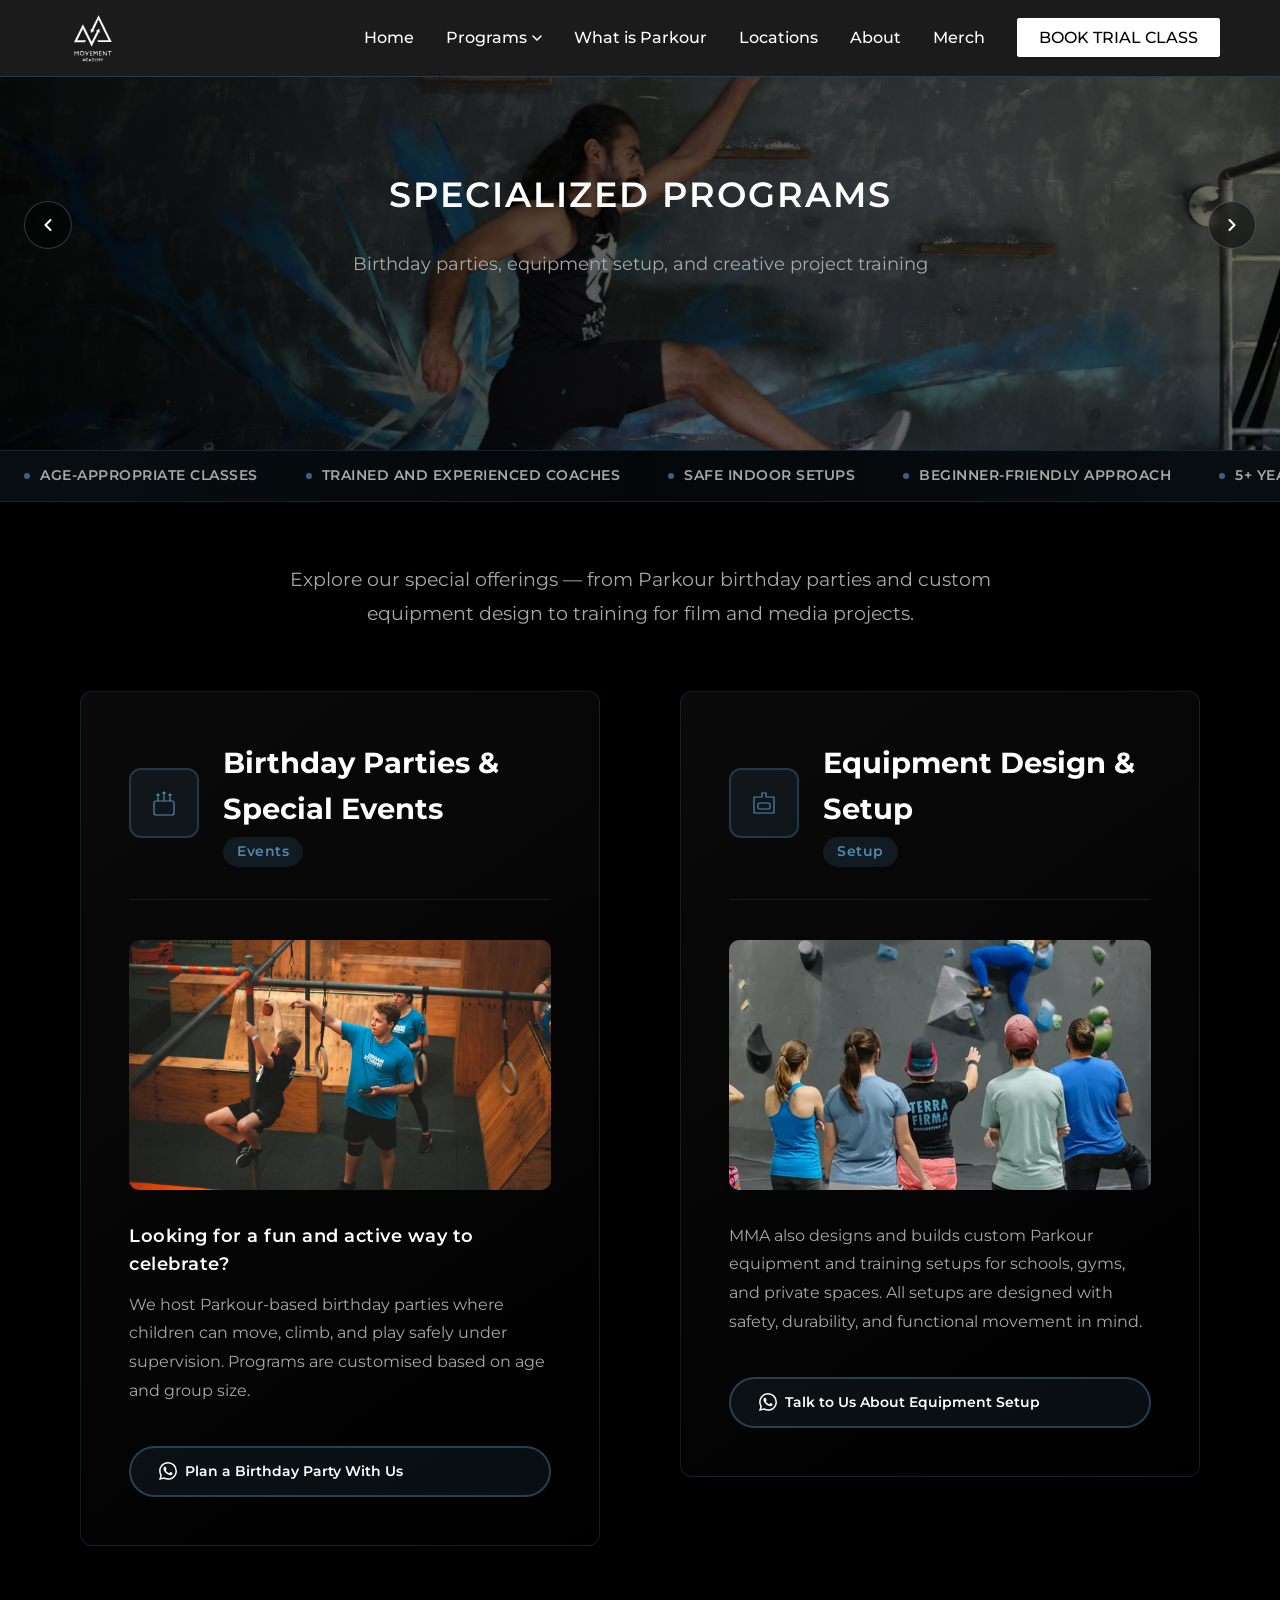
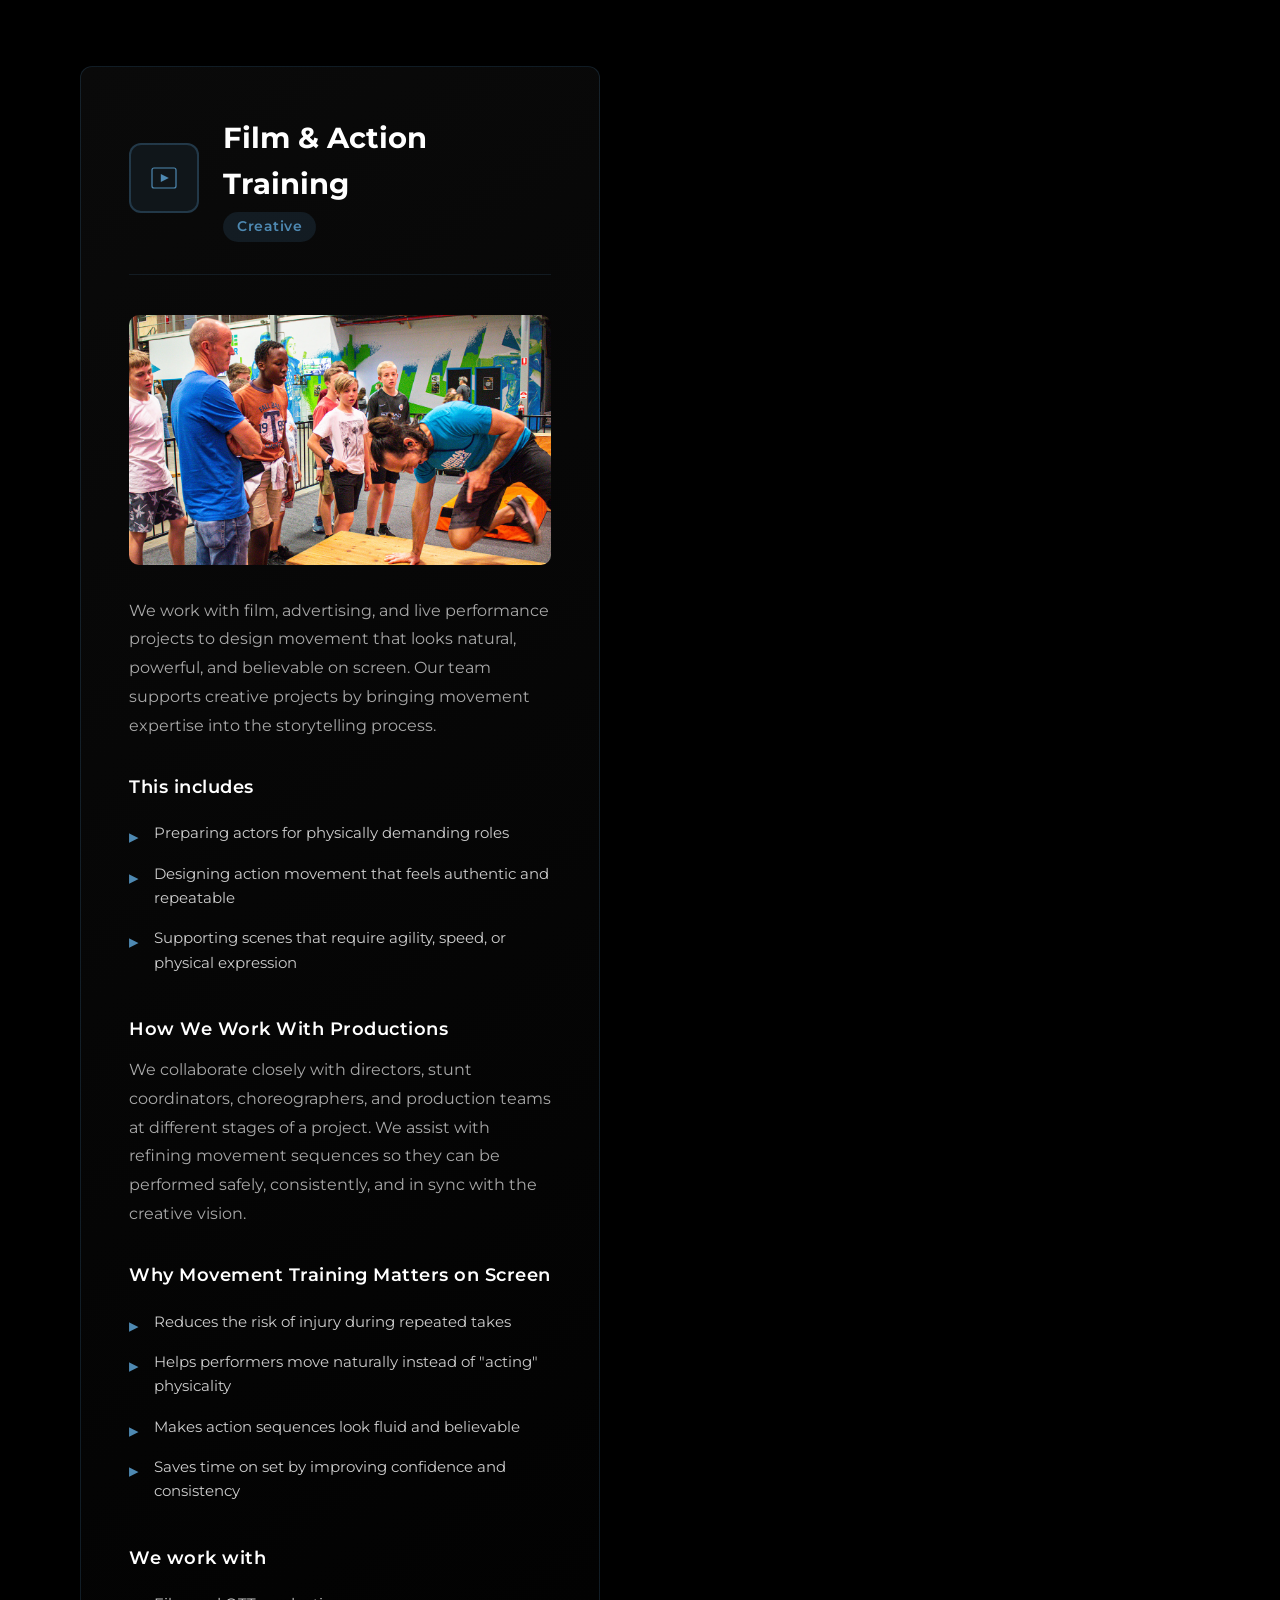
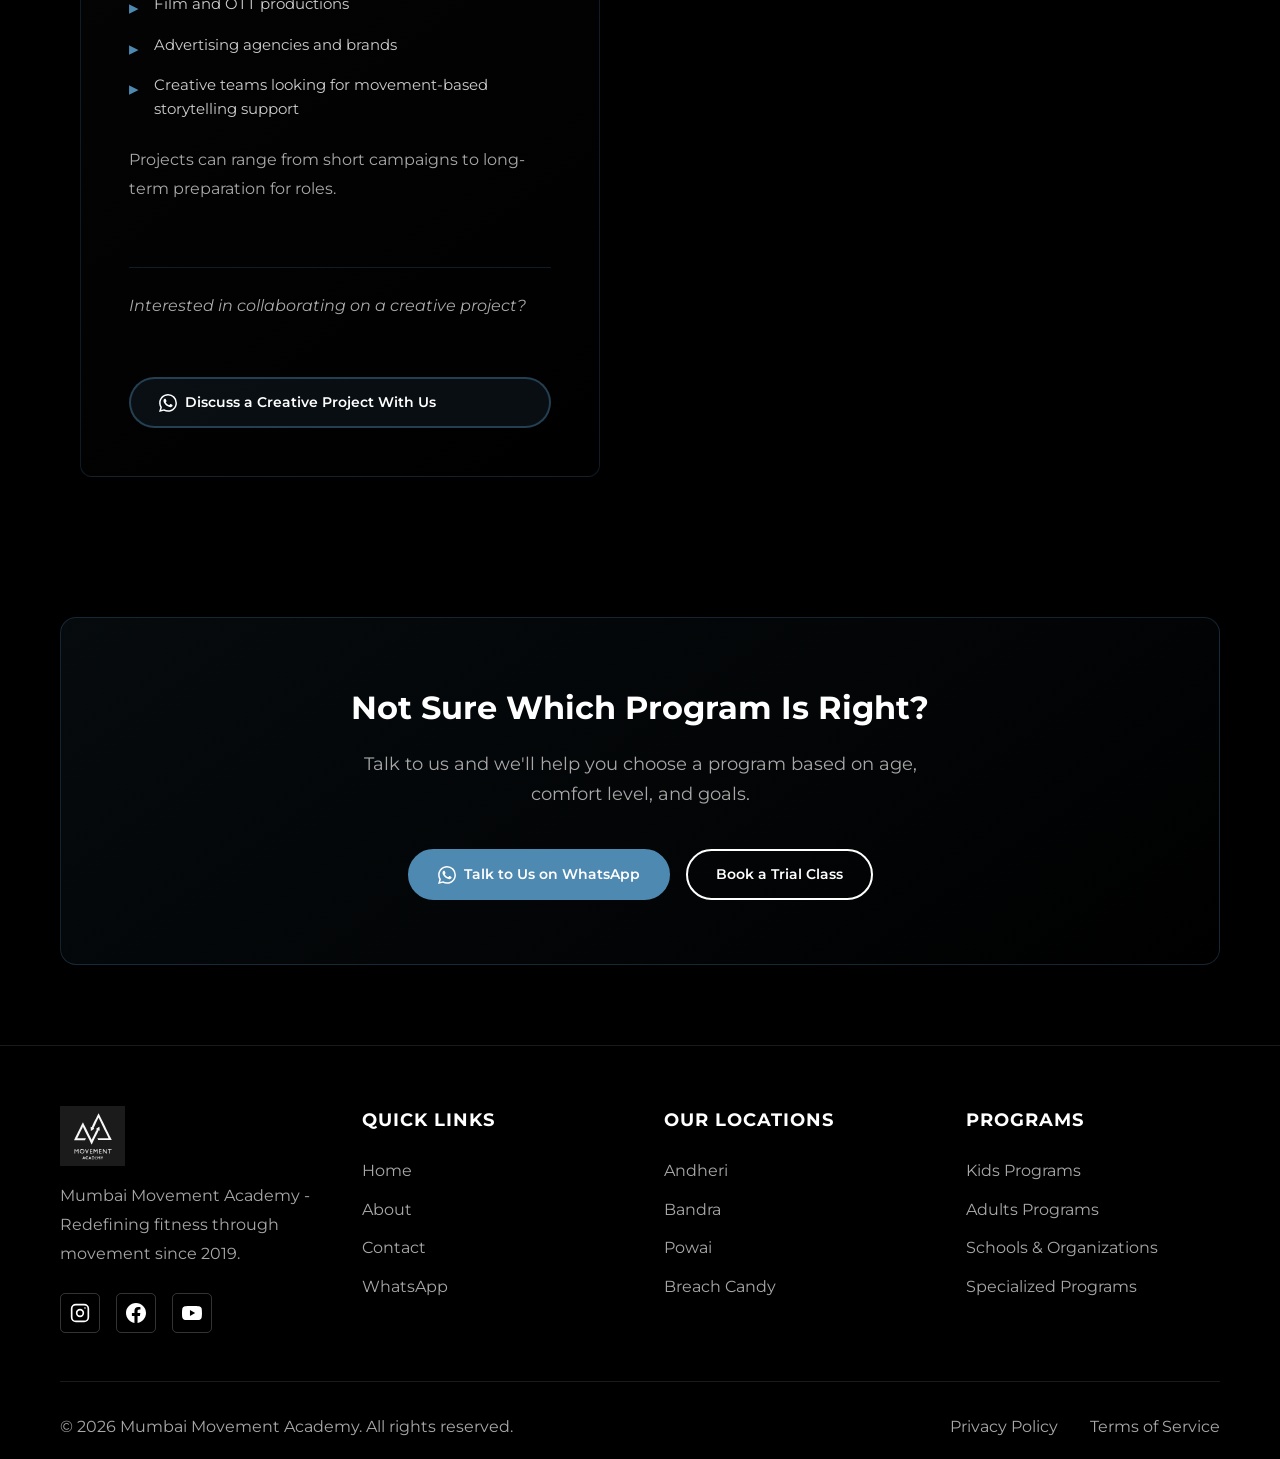
<file: mumbai_movement2-main/specialized-programs.html>
<!DOCTYPE html>
<html lang="en">
<head>
    <meta charset="UTF-8">
    <meta name="viewport" content="width=device-width, initial-scale=1.0">
    <title>Specialized Programs - Mumbai Movement Academy</title>
    <link rel="preconnect" href="https://fonts.googleapis.com">
    <link rel="preconnect" href="https://fonts.gstatic.com" crossorigin>
    <link href="https://fonts.googleapis.com/css2?family=Montserrat:wght@300;400;500;600;700;800;900&display=swap" rel="stylesheet">
    <link rel="stylesheet" href="styles.css">
</head>
<body>
    <!-- Navigation -->
    <nav class="navbar">
        <div class="nav-container">
            <a href="index.html" class="logo">
                <img src="logo.svg" alt="Movement Academy Logo" class="logo-img">
            </a>
            <button class="mobile-menu-btn" id="mobileMenuBtn">
                <span></span>
                <span></span>
                <span></span>
            </button>
            <ul class="nav-menu" id="navMenu">
                <li><a href="index.html">Home</a></li>
                <li class="nav-dropdown">
                    <a href="#" class="dropdown-toggle">Programs <svg class="dropdown-arrow" width="10" height="6" viewBox="0 0 10 6"><path d="M1 1l4 4 4-4" stroke="currentColor" stroke-width="1.5" fill="none" stroke-linecap="round"/></svg></a>
                    <ul class="dropdown-menu">
                        <li><a href="kids-programs.html">Kids Programs</a></li>
                        <li><a href="adults-programs.html">Adults Programs</a></li>
                        <li><a href="schools-organizations.html">Schools & Organizations</a></li>
                        <li><a href="specialized-programs.html">Specialized Programs</a></li>
                    </ul>
                </li>
                <li><a href="parkour.html">What is Parkour</a></li>
                <li><a href="locations.html">Locations</a></li>
                <li><a href="about.html">About</a></li>
                <li><a href="merchandise.html">Merch</a></li>
                <li><a href="./book-trial.html" class="btn-nav-trial">BOOK TRIAL CLASS</a></li>
            </ul>
        </div>
    </nav>

    <!-- Hero Section -->
    <section class="hero programs-hero">
        <div class="hero-slider">
            <div class="hero-slide active" style="background-image: url('img/main_banner.jpg');"></div>
            <div class="hero-slide" style="background-image: url('img/2025_04_29_Day1-5.jpg');"></div>
            <div class="hero-slide" style="background-image: url('img/2025_04_29_Day1-11.jpg');"></div>
            <div class="hero-slide" style="background-image: url('img/2025_04_29_Day1-18.jpg');"></div>
        </div>
        <div class="hero-overlay"></div>
        <button class="hero-arrow hero-arrow-left" aria-label="Previous slide">
            <svg width="20" height="20" viewBox="0 0 24 24" fill="none"><path d="M15 18l-6-6 6-6" stroke="currentColor" stroke-width="2.5" stroke-linecap="round" stroke-linejoin="round"/></svg>
        </button>
        <button class="hero-arrow hero-arrow-right" aria-label="Next slide">
            <svg width="20" height="20" viewBox="0 0 24 24" fill="none"><path d="M9 18l6-6-6-6" stroke="currentColor" stroke-width="2.5" stroke-linecap="round" stroke-linejoin="round"/></svg>
        </button>
        <div class="hero-content">
            <h1 class="hero-title animate-fade-in">SPECIALIZED PROGRAMS</h1>
            <p class="hero-subtitle animate-fade-in-delay">Birthday parties, equipment setup, and creative project training</p>
        </div>
    </section>

    <!-- Hero Scrolling Banner -->
    <div class="hero-scroll-banner">
        <div class="hero-scroll-track">
            <div class="hero-scroll-content">
                <span class="scroll-item"><span class="scroll-dot"></span> Age-appropriate classes</span>
                <span class="scroll-item"><span class="scroll-dot"></span> Trained and experienced coaches</span>
                <span class="scroll-item"><span class="scroll-dot"></span> Safe indoor setups</span>
                <span class="scroll-item"><span class="scroll-dot"></span> Beginner-friendly approach</span>
                <span class="scroll-item"><span class="scroll-dot"></span> 5+ Years of Experience</span>
                <span class="scroll-item"><span class="scroll-dot"></span> 1000+ Students Trained</span>
                <span class="scroll-item"><span class="scroll-dot"></span> 5 Locations across Mumbai</span>
            </div>
            <div class="hero-scroll-content" aria-hidden="true">
                <span class="scroll-item"><span class="scroll-dot"></span> Age-appropriate classes</span>
                <span class="scroll-item"><span class="scroll-dot"></span> Trained and experienced coaches</span>
                <span class="scroll-item"><span class="scroll-dot"></span> Safe indoor setups</span>
                <span class="scroll-item"><span class="scroll-dot"></span> Beginner-friendly approach</span>
                <span class="scroll-item"><span class="scroll-dot"></span> 5+ Years of Experience</span>
                <span class="scroll-item"><span class="scroll-dot"></span> 1000+ Students Trained</span>
                <span class="scroll-item"><span class="scroll-dot"></span> 5 Locations across Mumbai</span>
            </div>
        </div>
    </div>

    <!-- Intro -->
    <section class="program-page-intro">
        <div class="container">
            <p class="program-page-lead">Explore our special offerings — from Parkour birthday parties and custom equipment design to training for film and media projects.</p>
        </div>
    </section>

    <div class="programs-grid-wrapper">
        <div class="programs-grid">
    <!-- Birthday Parties -->
    <section class="program-detail-section" id="birthdays">
        <div class="container">
            <div class="program-detail-card">
                <div class="program-detail-header">
                    <div class="program-detail-icon">
                        <svg viewBox="0 0 100 100" fill="none" xmlns="http://www.w3.org/2000/svg">
                            <rect x="25" y="45" width="50" height="35" rx="5" stroke="#4E89B2" stroke-width="3" fill="none"/>
                            <path d="M35 45 L35 35 M50 45 L50 30 M65 45 L65 35" stroke="#4E89B2" stroke-width="3"/>
                            <circle cx="35" cy="30" r="4" fill="#4E89B2"/>
                            <circle cx="50" cy="25" r="4" fill="#4E89B2"/>
                            <circle cx="65" cy="30" r="4" fill="#4E89B2"/>
                        </svg>
                    </div>
                    <div>
                        <h2 class="program-detail-title">Birthday Parties & Special Events</h2>
                        <span class="program-age-badge">Events</span>
                    </div>
                </div>
                <div class="program-detail-image">
                    <img src="parkour-img/Parkour ref images/UX_WEBSITE_EVENTS_ANG_NOV202.jpg" alt="Birthday party event">
                </div>
                <div class="program-detail-body">
                    <div class="program-detail-block">
                        <h3>Looking for a fun and active way to celebrate?</h3>
                        <p>We host Parkour-based birthday parties where children can move, climb, and play safely under supervision. Programs are customised based on age and group size.</p>
                    </div>

                    <a href="https://wa.me/919876543210?text=Hi%2C%20I'm%20interested%20in%20planning%20a%20Birthday%20Party" class="btn-program-cta btn-program-soft" target="_blank">
                        <svg width="18" height="18" viewBox="0 0 24 24" fill="currentColor"><path d="M17.472 14.382c-.297-.149-1.758-.867-2.03-.967-.273-.099-.471-.148-.67.15-.197.297-.767.966-.94 1.164-.173.199-.347.223-.644.075-.297-.15-1.255-.463-2.39-1.475-.883-.788-1.48-1.761-1.653-2.059-.173-.297-.018-.458.13-.606.134-.133.298-.347.446-.52.149-.174.198-.298.298-.497.099-.198.05-.371-.025-.52-.075-.149-.669-1.612-.916-2.207-.242-.579-.487-.5-.669-.51-.173-.008-.371-.01-.57-.01-.198 0-.52.074-.792.372-.272.297-1.04 1.016-1.04 2.479 0 1.462 1.065 2.875 1.213 3.074.149.198 2.096 3.2 5.077 4.487.709.306 1.262.489 1.694.625.712.227 1.36.195 1.871.118.571-.085 1.758-.719 2.006-1.413.248-.694.248-1.289.173-1.413-.074-.124-.272-.198-.57-.347m-5.421 7.403h-.004a9.87 9.87 0 01-5.031-1.378l-.361-.214-3.741.982.998-3.648-.235-.374a9.86 9.86 0 01-1.51-5.26c.001-5.45 4.436-9.884 9.888-9.884 2.64 0 5.122 1.03 6.988 2.898a9.825 9.825 0 012.893 6.994c-.003 5.45-4.437 9.884-9.885 9.884m8.413-18.297A11.815 11.815 0 0012.05 0C5.495 0 .16 5.335.157 11.892c0 2.096.547 4.142 1.588 5.945L.057 24l6.305-1.654a11.882 11.882 0 005.683 1.448h.005c6.554 0 11.89-5.335 11.893-11.893a11.821 11.821 0 00-3.48-8.413Z"/></svg>
                        Plan a Birthday Party With Us
                    </a>
                </div>
            </div>
        </div>
    </section>

    <!-- Equipment Design -->
    <section class="program-detail-section" id="equipment">
        <div class="container">
            <div class="program-detail-card">
                <div class="program-detail-header">
                    <div class="program-detail-icon">
                        <svg viewBox="0 0 100 100" fill="none" xmlns="http://www.w3.org/2000/svg">
                            <path d="M25 75 L75 75 L75 35 L55 35 L55 25 L45 25 L45 35 L25 35 Z" stroke="#4E89B2" stroke-width="3" fill="none"/>
                            <rect x="35" y="50" width="30" height="15" rx="3" stroke="#4E89B2" stroke-width="3" fill="none"/>
                        </svg>
                    </div>
                    <div>
                        <h2 class="program-detail-title">Equipment Design & Setup</h2>
                        <span class="program-age-badge">Setup</span>
                    </div>
                </div>
                <div class="program-detail-image">
                    <img src="parkour-img/Parkour ref images/AC4A2980.webp" alt="Parkour equipment setup">
                </div>
                <div class="program-detail-body">
                    <div class="program-detail-block">
                        <p>MMA also designs and builds custom Parkour equipment and training setups for schools, gyms, and private spaces. All setups are designed with safety, durability, and functional movement in mind.</p>
                    </div>

                    <a href="https://wa.me/919876543210?text=Hi%2C%20I'm%20interested%20in%20Equipment%20Setup" class="btn-program-cta btn-program-soft" target="_blank">
                        <svg width="18" height="18" viewBox="0 0 24 24" fill="currentColor"><path d="M17.472 14.382c-.297-.149-1.758-.867-2.03-.967-.273-.099-.471-.148-.67.15-.197.297-.767.966-.94 1.164-.173.199-.347.223-.644.075-.297-.15-1.255-.463-2.39-1.475-.883-.788-1.48-1.761-1.653-2.059-.173-.297-.018-.458.13-.606.134-.133.298-.347.446-.52.149-.174.198-.298.298-.497.099-.198.05-.371-.025-.52-.075-.149-.669-1.612-.916-2.207-.242-.579-.487-.5-.669-.51-.173-.008-.371-.01-.57-.01-.198 0-.52.074-.792.372-.272.297-1.04 1.016-1.04 2.479 0 1.462 1.065 2.875 1.213 3.074.149.198 2.096 3.2 5.077 4.487.709.306 1.262.489 1.694.625.712.227 1.36.195 1.871.118.571-.085 1.758-.719 2.006-1.413.248-.694.248-1.289.173-1.413-.074-.124-.272-.198-.57-.347m-5.421 7.403h-.004a9.87 9.87 0 01-5.031-1.378l-.361-.214-3.741.982.998-3.648-.235-.374a9.86 9.86 0 01-1.51-5.26c.001-5.45 4.436-9.884 9.888-9.884 2.64 0 5.122 1.03 6.988 2.898a9.825 9.825 0 012.893 6.994c-.003 5.45-4.437 9.884-9.885 9.884m8.413-18.297A11.815 11.815 0 0012.05 0C5.495 0 .16 5.335.157 11.892c0 2.096.547 4.142 1.588 5.945L.057 24l6.305-1.654a11.882 11.882 0 005.683 1.448h.005c6.554 0 11.89-5.335 11.893-11.893a11.821 11.821 0 00-3.48-8.413Z"/></svg>
                        Talk to Us About Equipment Setup
                    </a>
                </div>
            </div>
        </div>
    </section>

    <!-- Film & Action Training -->
    <section class="program-detail-section" id="film">
        <div class="container">
            <div class="program-detail-card">
                <div class="program-detail-header">
                    <div class="program-detail-icon">
                        <svg viewBox="0 0 100 100" fill="none" xmlns="http://www.w3.org/2000/svg">
                            <rect x="20" y="25" width="60" height="50" rx="5" stroke="#4E89B2" stroke-width="3" fill="none"/>
                            <polygon points="42,40 42,60 62,50" fill="#4E89B2"/>
                        </svg>
                    </div>
                    <div>
                        <h2 class="program-detail-title">Film & Action Training</h2>
                        <span class="program-age-badge">Creative</span>
                    </div>
                </div>
                <div class="program-detail-image">
                    <img src="parkour-img/Parkour ref images/UX_WEBSITE_IMAGE_PARKOUR_FITFRESSTYLE.jpg" alt="Film and action training">
                </div>
                <div class="program-detail-body">
                    <div class="program-detail-block">
                        <p>We work with film, advertising, and live performance projects to design movement that looks natural, powerful, and believable on screen. Our team supports creative projects by bringing movement expertise into the storytelling process.</p>
                    </div>

                    <div class="program-detail-block">
                        <h3>This includes</h3>
                        <ul class="program-detail-list">
                            <li>Preparing actors for physically demanding roles</li>
                            <li>Designing action movement that feels authentic and repeatable</li>
                            <li>Supporting scenes that require agility, speed, or physical expression</li>
                        </ul>
                    </div>

                    <div class="program-detail-block">
                        <h3>How We Work With Productions</h3>
                        <p>We collaborate closely with directors, stunt coordinators, choreographers, and production teams at different stages of a project. We assist with refining movement sequences so they can be performed safely, consistently, and in sync with the creative vision.</p>
                    </div>

                    <div class="program-detail-block">
                        <h3>Why Movement Training Matters on Screen</h3>
                        <ul class="program-detail-list">
                            <li>Reduces the risk of injury during repeated takes</li>
                            <li>Helps performers move naturally instead of "acting" physicality</li>
                            <li>Makes action sequences look fluid and believable</li>
                            <li>Saves time on set by improving confidence and consistency</li>
                        </ul>
                    </div>

                    <div class="program-detail-block">
                        <h3>We work with</h3>
                        <ul class="program-detail-list">
                            <li>Film and OTT productions</li>
                            <li>Advertising agencies and brands</li>
                            <li>Creative teams looking for movement-based storytelling support</li>
                        </ul>
                        <p style="margin-top: 1rem; color: var(--text-gray);">Projects can range from short campaigns to long-term preparation for roles.</p>
                    </div>

                    <div class="program-detail-block" style="margin-top: 2rem; padding-top: 1.5rem; border-top: 1px solid rgba(78, 137, 178, 0.2);">
                        <p style="font-style: italic; color: var(--text-gray); margin-bottom: 1rem;">Interested in collaborating on a creative project?</p>
                    </div>

                    <a href="https://wa.me/919876543210?text=Hi%2C%20I'm%20interested%20in%20discussing%20a%20Creative%20Project" class="btn-program-cta btn-program-soft" target="_blank">
                        <svg width="18" height="18" viewBox="0 0 24 24" fill="currentColor"><path d="M17.472 14.382c-.297-.149-1.758-.867-2.03-.967-.273-.099-.471-.148-.67.15-.197.297-.767.966-.94 1.164-.173.199-.347.223-.644.075-.297-.15-1.255-.463-2.39-1.475-.883-.788-1.48-1.761-1.653-2.059-.173-.297-.018-.458.13-.606.134-.133.298-.347.446-.52.149-.174.198-.298.298-.497.099-.198.05-.371-.025-.52-.075-.149-.669-1.612-.916-2.207-.242-.579-.487-.5-.669-.51-.173-.008-.371-.01-.57-.01-.198 0-.52.074-.792.372-.272.297-1.04 1.016-1.04 2.479 0 1.462 1.065 2.875 1.213 3.074.149.198 2.096 3.2 5.077 4.487.709.306 1.262.489 1.694.625.712.227 1.36.195 1.871.118.571-.085 1.758-.719 2.006-1.413.248-.694.248-1.289.173-1.413-.074-.124-.272-.198-.57-.347m-5.421 7.403h-.004a9.87 9.87 0 01-5.031-1.378l-.361-.214-3.741.982.998-3.648-.235-.374a9.86 9.86 0 01-1.51-5.26c.001-5.45 4.436-9.884 9.888-9.884 2.64 0 5.122 1.03 6.988 2.898a9.825 9.825 0 012.893 6.994c-.003 5.45-4.437 9.884-9.885 9.884m8.413-18.297A11.815 11.815 0 0012.05 0C5.495 0 .16 5.335.157 11.892c0 2.096.547 4.142 1.588 5.945L.057 24l6.305-1.654a11.882 11.882 0 005.683 1.448h.005c6.554 0 11.89-5.335 11.893-11.893a11.821 11.821 0 00-3.48-8.413Z"/></svg>
                        Discuss a Creative Project With Us
                    </a>
                </div>
            </div>
        </div>
    </section>
        </div>
    </div>

    <!-- CTA Section -->
    <section class="program-cta-section">
        <div class="container">
            <div class="program-cta-card">
                <h2>Not Sure Which Program Is Right?</h2>
                <p>Talk to us and we'll help you choose a program based on age, comfort level, and goals.</p>
                <div class="program-cta-buttons">
                    <a href="https://wa.me/919876543210" class="btn-program-cta btn-program-primary" target="_blank">
                        <svg width="18" height="18" viewBox="0 0 24 24" fill="currentColor"><path d="M17.472 14.382c-.297-.149-1.758-.867-2.03-.967-.273-.099-.471-.148-.67.15-.197.297-.767.966-.94 1.164-.173.199-.347.223-.644.075-.297-.15-1.255-.463-2.39-1.475-.883-.788-1.48-1.761-1.653-2.059-.173-.297-.018-.458.13-.606.134-.133.298-.347.446-.52.149-.174.198-.298.298-.497.099-.198.05-.371-.025-.52-.075-.149-.669-1.612-.916-2.207-.242-.579-.487-.5-.669-.51-.173-.008-.371-.01-.57-.01-.198 0-.52.074-.792.372-.272.297-1.04 1.016-1.04 2.479 0 1.462 1.065 2.875 1.213 3.074.149.198 2.096 3.2 5.077 4.487.709.306 1.262.489 1.694.625.712.227 1.36.195 1.871.118.571-.085 1.758-.719 2.006-1.413.248-.694.248-1.289.173-1.413-.074-.124-.272-.198-.57-.347m-5.421 7.403h-.004a9.87 9.87 0 01-5.031-1.378l-.361-.214-3.741.982.998-3.648-.235-.374a9.86 9.86 0 01-1.51-5.26c.001-5.45 4.436-9.884 9.888-9.884 2.64 0 5.122 1.03 6.988 2.898a9.825 9.825 0 012.893 6.994c-.003 5.45-4.437 9.884-9.885 9.884m8.413-18.297A11.815 11.815 0 0012.05 0C5.495 0 .16 5.335.157 11.892c0 2.096.547 4.142 1.588 5.945L.057 24l6.305-1.654a11.882 11.882 0 005.683 1.448h.005c6.554 0 11.89-5.335 11.893-11.893a11.821 11.821 0 00-3.48-8.413Z"/></svg>
                        Talk to Us on WhatsApp
                    </a>
                    <a href="./book-trial.html" class="btn-program-cta btn-program-outline">Book a Trial Class</a>
                </div>
            </div>
        </div>
    </section>

    <!-- Footer -->
    <footer class="footer">
        <div class="container">
            <div class="footer-content">
                <div class="footer-column">
                    <div class="footer-logo">
                        <img src="logo.svg" alt="Movement Academy Logo" class="logo-img">
                    </div>
                    <p class="footer-description">Mumbai Movement Academy - Redefining fitness through movement since 2019.</p>
                    <div class="social-links">
                        <a href="https://instagram.com" target="_blank" aria-label="Instagram">
                            <svg viewBox="0 0 24 24" fill="none" xmlns="http://www.w3.org/2000/svg"><rect x="2" y="2" width="20" height="20" rx="5" stroke="currentColor" stroke-width="2"/><circle cx="12" cy="12" r="4" stroke="currentColor" stroke-width="2"/><circle cx="18" cy="6" r="1" fill="currentColor"/></svg>
                        </a>
                        <a href="https://facebook.com" target="_blank" aria-label="Facebook">
                            <svg viewBox="0 0 24 24" fill="currentColor"><path d="M24 12.073c0-6.627-5.373-12-12-12s-12 5.373-12 12c0 5.99 4.388 10.954 10.125 11.854v-8.385H7.078v-3.47h3.047V9.43c0-3.007 1.792-4.669 4.533-4.669 1.312 0 2.686.235 2.686.235v2.953H15.83c-1.491 0-1.956.925-1.956 1.874v2.25h3.328l-.532 3.47h-2.796v8.385C19.612 23.027 24 18.062 24 12.073z"/></svg>
                        </a>
                        <a href="https://www.youtube.com/@MumbaiMovementAcademy" target="_blank" aria-label="YouTube">
                            <svg viewBox="0 0 24 24" fill="currentColor"><path d="M23.498 6.186a3.016 3.016 0 0 0-2.122-2.136C19.505 3.545 12 3.545 12 3.545s-7.505 0-9.377.505A3.017 3.017 0 0 0 .502 6.186C0 8.07 0 12 0 12s0 3.93.502 5.814a3.016 3.016 0 0 0 2.122 2.136c1.871.505 9.376.505 9.376.505s7.505 0 9.377-.505a3.015 3.015 0 0 0 2.122-2.136C24 15.93 24 12 24 12s0-3.93-.502-5.814zM9.545 15.568V8.432L15.818 12l-6.273 3.568z"/></svg>
                        </a>
                    </div>
                </div>
                <div class="footer-column" id="links">
                    <h4>QUICK LINKS</h4>
                    <ul>
                        <li><a href="index.html">Home</a></li>
                        <li><a href="about.html">About</a></li>
                        <li><a href="./book-trial.html">Contact</a></li>
                        <li><a href="https://wa.me/919876543210" target="_blank">WhatsApp</a></li>
                    </ul>
                </div>
                <div class="footer-column" id="locations">
                    <h4>OUR LOCATIONS</h4>
                    <ul>
                        <li><a href="locations.html">Andheri</a></li>
                        <li><a href="locations.html">Bandra</a></li>
                        <li><a href="locations.html">Powai</a></li>
                        <li><a href="locations.html">Breach Candy</a></li>
                    </ul>
                </div>
                <div class="footer-column" id="programs">
                    <h4>PROGRAMS</h4>
                    <ul>
                        <li><a href="kids-programs.html">Kids Programs</a></li>
                        <li><a href="adults-programs.html">Adults Programs</a></li>
                        <li><a href="schools-organizations.html">Schools & Organizations</a></li>
                        <li><a href="specialized-programs.html">Specialized Programs</a></li>
                    </ul>
                </div>
            </div>
            <div class="footer-bottom">
                <p>&copy; 2026 Mumbai Movement Academy. All rights reserved.</p>
                <div class="footer-links">
                    <a href="#privacy">Privacy Policy</a>
                    <a href="#terms">Terms of Service</a>
                </div>
            </div>
        </div>
    </footer>

    <script src="script.js"></script>
</body>
</html>
</file>
<file: mumbai_movement2-main/styles.css>
/* Reset and Base Styles */
* {
    margin: 0;
    padding: 0;
    box-sizing: border-box;
}

:root {
    --primary-blue: #4E89B2;
    --blue-grey: #5A6C7D;
    --dark-bg: #000000;
    --card-bg: #0a0a0a;
    --text-light: #FFFFFF;
    --text-gray: #a8a8a8;
    --red-level: #E74C3C;
    --orange-level: #F39C12;
    --yellow-level: #F1C40F;
    --green-level: #27AE60;
    --blue-level: #4E89B2;
    --purple-level: #9B59B6;
    --black-level: #2C3E50;
    --transition: all 0.3s ease;
}

html {
    scroll-behavior: smooth;
}

body {
    font-family: 'Montserrat', sans-serif;
    background-color: #000000;
    color: var(--text-light);
    line-height: 1.6;
    overflow-x: hidden;
}

.container {
    max-width: 1200px;
    margin: 0 auto;
    padding: 0 20px;
}

/* Navigation */
.navbar {
    position: fixed;
    top: 0;
    left: 0;
    right: 0;
    background-color: rgb(27 27 27);
    backdrop-filter: blur(10px);
    z-index: 1000;
    padding: 0.5rem 0;
    border-bottom: 1px solid rgba(78, 137, 178, 0.3);
}

.nav-container {
    max-width: 1200px;
    margin: 0 auto;
    padding: 0 20px;
    display: flex;
    justify-content: space-between;
    align-items: center;
    position: relative;
    z-index: 1001;
}

.logo {
    display: flex;
    align-items: center;
    gap: 10px;
    font-size: 4rem;
    font-weight: bold;
    color: var(--text-light);
    text-decoration: none;
    cursor: pointer;
    transition: var(--transition);
    position: relative;
    z-index: 1001;
}

.logo:hover {
    opacity: 0.8;
    transform: scale(1.05);
}

.logo-img {
    height: 60px;
    width: auto;
    transition: var(--transition);
}

.nav-menu {
    display: flex;
    list-style: none;
    gap: 2rem;
    align-items: center;
}

.nav-menu a {
    color: var(--text-light);
    text-decoration: none;
    font-weight: 500;
    transition: var(--transition);
    position: relative;
}

.nav-menu a::after {
    content: '';
    position: absolute;
    bottom: -5px;
    left: 0;
    width: 0;
    height: 2px;
    background-color: var(--primary-blue);
    transition: var(--transition);
}

.nav-menu a:hover::after {
    width: 100%;
}

.nav-menu a:hover {
    color: var(--primary-blue);
}

.btn-nav-trial {
    background-color: var(--text-light) !important;
    color: var(--dark-bg) !important;
    padding: 8px 20px !important;
    border-radius: 3px !important;
    border: 2px solid var(--text-light) !important;
    transition: var(--transition) !important;
}

.btn-nav-trial:hover {
    background-color: var(--dark-bg) !important;
    color: var(--text-light) !important;
}

.btn-nav-trial::after {
    display: none !important;
}

/* Disabled navigation links */
.nav-menu a.disabled-link {
    color: rgba(255, 255, 255, 0.3);
    cursor: not-allowed;
    pointer-events: none;
}

.nav-menu a.disabled-link::after {
    display: none;
}

.mobile-menu-btn {
    display: none;
    flex-direction: column;
    gap: 5px;
    background: none;
    border: none;
    cursor: pointer;
    padding: 5px;
    z-index: 1001;
}

.mobile-menu-btn span {
    width: 25px;
    height: 3px;
    background-color: var(--text-light);
    transition: all 0.3s ease;
}

/* Hero Section */
.hero {
    height: 100vh;
    background-color: #000;
    display: flex;
    align-items: center;
    justify-content: center;
    position: relative;
    overflow: hidden;
}

/* Hero Image Slider */
.hero-slider {
    position: absolute;
    top: 0;
    left: 0;
    width: 100%;
    height: 100%;
    z-index: 0;
}

.hero-slide {
    position: absolute;
    top: 0;
    left: 0;
    width: 100%;
    height: 100%;
    background-size: cover;
    background-position: center 20%;
    opacity: 0;
    transition: opacity 1s ease-in-out;
}

.hero-slide.active {
    opacity: 1;
}

/* Hero Arrow Buttons */
.hero-arrow {
    position: absolute;
    top: 50%;
    transform: translateY(-50%);
    z-index: 3;
    background: rgba(0, 0, 0, 0.45);
    border: 1px solid rgba(255, 255, 255, 0.2);
    border-radius: 50%;
    width: 48px;
    height: 48px;
    display: flex;
    align-items: center;
    justify-content: center;
    color: #fff;
    cursor: pointer;
    transition: all 0.3s ease;
    backdrop-filter: blur(6px);
    -webkit-backdrop-filter: blur(6px);
}

.hero-arrow:hover {
    background: rgba(78, 137, 178, 0.5);
    border-color: var(--primary-blue);
    transform: translateY(-50%) scale(1.08);
}

.hero-arrow-left {
    left: 24px;
}

.hero-arrow-right {
    right: 24px;
}

.hero-overlay {
    position: absolute;
    top: 0;
    left: 0;
    right: 0;
    bottom: 0;
    background: linear-gradient(135deg, rgba(0, 0, 0, 0.7), rgba(0, 0, 0, 0.5));
}

.hero-content {
    position: absolute;
    bottom: 80px;
    left: 40px;
    z-index: 1;
    max-width: 900px;
    padding: 0 20px;
}

.hero-title {
    font-size: clamp(1.5rem, 5vw, 2.2rem);
    font-weight: 600;
    letter-spacing: 2px;
    margin-bottom: 2rem;
    line-height: 1.3;
    text-transform: uppercase;
    text-align: left;
}

.hero-bottom {
    display: flex;
    align-items: center;
    gap: 20px;
    flex-wrap: wrap;
}

.hero-primary-text {
    font-size: clamp(0.95rem, 2vw, 1.1rem);
    color: var(--text-light);
    margin: 0;
    font-weight: 400;
    line-height: 1.6;
}

.hero-buttons {
    display: flex;
    gap: 15px;
    flex-wrap: wrap;
    align-items: center;
}

.btn-hero-whatsapp {
    display: inline-flex;
    align-items: center;
    gap: 8px;
    padding: 10px 20px;
    background: #FFFFFF;
    color: #000000;
    text-decoration: none;
    font-weight: 600;
    font-size: 0.85rem;
    border-radius: 50px;
    transition: all 0.3s ease;
    box-shadow: 0 4px 15px rgba(255, 255, 255, 0.2);
    white-space: nowrap;
}

.btn-hero-whatsapp:hover {
    transform: translateY(-3px);
    box-shadow: 0 6px 20px rgba(255, 255, 255, 0.3);
    background: #f5f5f5;
}

.btn-hero-whatsapp svg {
    width: 20px;
    height: 20px;
}

.btn-hero-trial {
    display: inline-flex;
    align-items: center;
    padding: 10px 20px;
    background: transparent;
    color: #FFFFFF;
    text-decoration: none;
    font-weight: 600;
    font-size: 0.85rem;
    border-radius: 50px;
    border: 2px solid #FFFFFF;
    transition: all 0.3s ease;
    white-space: nowrap;
}

.btn-hero-trial:hover {
    transform: translateY(-3px);
    background: #FFFFFF;
    color: #000000;
}

.hero-features {
    list-style: none;
    display: grid;
    grid-template-columns: repeat(auto-fit, minmax(200px, 1fr));
    gap: 1rem;
    margin: 2rem 0;
    max-width: 800px;
}

.hero-features li {
    font-size: 1rem;
    color: var(--text-light);
    padding-left: 1.5rem;
    position: relative;
}

.hero-features li::before {
    content: '•';
    position: absolute;
    left: 0;
    color: var(--primary-blue);
    font-size: 1.5rem;
    font-weight: bold;
}

.hero-help-text {
    font-size: 0.9rem;
    color: rgba(255, 255, 255, 0.7);
    font-style: italic;
    margin-top: 1rem;
    max-width: 600px;
}

.hero-buttons {
    display: flex;
    gap: 1.5rem;
    justify-content: center;
    flex-wrap: wrap;
    align-items: center;
}

.btn {
    padding: 15px 35px;
    font-size: 1rem;
    font-weight: 600;
    text-decoration: none;
    border-radius: 3px;
    transition: var(--transition);
    cursor: pointer;
    text-transform: uppercase;
    letter-spacing: 1px;
    display: inline-block;
}

.btn-outline {
    background: transparent;
    color: #FFFFFF;
    border: 2px solid #FFFFFF;
}

.btn-outline:hover {
    background-color: #FFFFFF;
    color: #000000;
    transform: translateY(-2px);
    box-shadow: 0 10px 30px rgba(255, 255, 255, 0.3);
}

.btn-primary {
    background-color: #4E89B2;
    color: #FFFFFF;
    border: 2px solid #4E89B2;
}

.btn-primary:hover {
    background-color: transparent;
    transform: translateY(-2px);
    box-shadow: 0 10px 30px rgba(78, 137, 178, 0.4);
}

.btn-primary-large {
    padding: 18px 45px;
    font-size: 1.1rem;
    background-color: #4E89B2;
    color: #FFFFFF;
    border: 2px solid #4E89B2;
}

.btn-primary-large:hover {
    background-color: transparent;
    transform: translateY(-3px);
    box-shadow: 0 10px 30px rgba(78, 137, 178, 0.5);
}

/* Scroll Indicator */
.scroll-indicator {
    position: absolute;
    bottom: 30px;
    left: 50%;
    transform: translateX(-50%);
    z-index: 2;
}

.mouse {
    width: 25px;
    height: 40px;
    border: 2px solid var(--text-light);
    border-radius: 15px;
    position: relative;
}

.wheel {
    width: 3px;
    height: 8px;
    background-color: var(--text-light);
    border-radius: 2px;
    position: absolute;
    top: 8px;
    left: 50%;
    transform: translateX(-50%);
    animation: scroll 1.5s infinite;
}

@keyframes scroll {
    0%, 100% { opacity: 0; top: 8px; }
    50% { opacity: 1; top: 16px; }
}

/* Section Titles */
.section-title {
    font-size: clamp(2rem, 5vw, 3rem);
    font-weight: 800;
    text-align: center;
    margin-bottom: 1rem;
    color: var(--text-light);
}

.section-subtitle {
    font-size: clamp(1rem, 2.5vw, 1.3rem);
    text-align: center;
    color: var(--text-gray);
    margin-bottom: 4rem;
    max-width: 800px;
    margin-left: auto;
    margin-right: auto;
}

.subsection-title {
    font-size: clamp(1.5rem, 4vw, 2.2rem);
    font-weight: 700;
    margin-bottom: 1.5rem;
    color: var(--text-light);
    text-align: center;
}

/* What We Offer Section */
.what-we-offer {
    padding: 100px 0;
    background-color: var(--dark-bg);
}

/* Train Scroller - Wide horizontal cards */
.train-scroller {
    display: flex;
    gap: 2rem;
    overflow-x: auto;
    scroll-behavior: smooth;
    scrollbar-width: none;
    -ms-overflow-style: none;
    padding: 30px 0 30px 20px;
    max-width: 1400px;
    margin: 0 auto;
}

.train-scroller::-webkit-scrollbar {
    display: none;
}

.train-card {
    flex: 0 0 420px;
    min-width: 420px;
    background: linear-gradient(145deg, #0a0a0a, #000000);
    border: 1px solid rgba(78, 137, 178, 0.2);
    border-radius: 14px;
    padding: 2.5rem 2rem;
    transition: all 0.3s ease;
    cursor: default;
}

.train-card:last-child {
    margin-right: 20px;
}

.train-card:hover {
    border-color: rgba(78, 137, 178, 0.5);
    transform: translateY(-5px);
    box-shadow: 0 15px 40px rgba(78, 137, 178, 0.15);
}

.train-card-top {
    display: flex;
    align-items: center;
    gap: 1rem;
    margin-bottom: 1.2rem;
}

.train-icon {
    width: 52px;
    height: 52px;
    min-width: 52px;
    background: rgba(78, 137, 178, 0.1);
    border: 1.5px solid rgba(78, 137, 178, 0.3);
    border-radius: 10px;
    display: flex;
    align-items: center;
    justify-content: center;
}

.train-icon svg {
    width: 32px;
    height: 32px;
}

.train-title {
    font-size: 1.3rem;
    font-weight: 700;
    color: var(--text-light);
    letter-spacing: 1px;
}

.train-desc {
    color: var(--text-gray);
    font-size: 0.92rem;
    line-height: 1.7;
    margin-bottom: 1.2rem;
}

.train-features {
    list-style: none;
    padding: 0;
    margin-bottom: 1.5rem;
}

.train-features li {
    padding: 0.35rem 0 0.35rem 20px;
    color: rgba(255, 255, 255, 0.75);
    font-size: 0.88rem;
    position: relative;
    line-height: 1.5;
}

.train-features li::before {
    content: '▸';
    position: absolute;
    left: 0;
    color: var(--primary-blue);
    font-size: 1rem;
}

.train-link {
    display: inline-block;
    color: var(--primary-blue);
    font-size: 0.9rem;
    font-weight: 600;
    text-decoration: none;
    transition: all 0.2s ease;
    padding: 6px 0;
    border-bottom: 1px solid transparent;
}

.train-link:hover {
    border-bottom-color: var(--primary-blue);
    transform: translateX(5px);
}

/* Programs Section */
.programs {
    padding: 100px 0;
    background-color: var(--dark-bg);
}

.programs-grid {
    display: grid;
    grid-template-columns: repeat(auto-fit, minmax(300px, 1fr));
    gap: 2rem;
}

.program-card {
    background: linear-gradient(145deg, #0a0a0a, #000000);
    padding: 3rem 2rem;
    border-radius: 10px;
    transition: var(--transition);
    border: 1px solid rgba(78, 137, 178, 0.2);
}

.program-card:hover {
    transform: translateY(-10px);
    box-shadow: 0 20px 40px rgba(78, 137, 178, 0.3);
    border-color: var(--primary-blue);
    background: linear-gradient(145deg, #0a0a0a, #050505);
}

.program-icon {
    width: 80px;
    height: 80px;
    background-color: rgba(78, 137, 178, 0.15);
    border-radius: 10px;
    display: flex;
    align-items: center;
    justify-content: center;
    margin-bottom: 1.5rem;
    border: 2px solid rgba(78, 137, 178, 0.3);
}

.program-icon svg {
    width: 50px;
    height: 50px;
}

/* Rotating Icon Animation */
.rotating-icon {
    transition: transform 0.6s ease;
}

@keyframes rotate360 {
    from {
        transform: rotate(0deg);
    }
    to {
        transform: rotate(360deg);
    }
}

.rotating-icon:hover {
    animation: rotate360 2s linear infinite;
}

.program-title {
    font-size: 1.8rem;
    margin-bottom: 1rem;
    color: var(--text-light);
}

.program-description {
    color: var(--text-gray);
    margin-bottom: 1.5rem;
    line-height: 1.8;
}

.program-features {
    list-style: none;
}

.program-features li {
    padding: 0.5rem 0;
    color: var(--text-gray);
    position: relative;
    padding-left: 25px;
}

.program-features li::before {
    content: '▸';
    position: absolute;
    left: 0;
    color: var(--primary-blue);
    font-size: 1.2rem;
}

.program-why {
    color: var(--text-light);
    margin-top: 1.5rem;
    margin-bottom: 0.5rem;
    font-size: 1rem;
}

.program-note {
    font-style: italic;
    color: rgba(78, 137, 178, 0.8);
    font-size: 0.95rem;
    margin-top: 1rem;
}

/* About Us Section */
.about-us {
    padding: 100px 0;
    background: linear-gradient(135deg, rgba(78, 137, 178, 0.08), rgba(0, 0, 0, 1));
}

.trusted-by {
    text-align: center;
    margin-bottom: 4rem;
}

.brands-grid {
    display: grid;
    grid-template-columns: repeat(auto-fit, minmax(150px, 1fr));
    gap: 2rem;
    margin-top: 2rem;
}

.brand {
    font-size: 1.2rem;
    font-weight: 600;
    color: var(--text-gray);
    padding: 1.5rem;
    background: #0a0a0a;
    border-radius: 8px;
    transition: var(--transition);
    border: 1px solid rgba(78, 137, 178, 0.2);
}

.brand:hover {
    color: #FFFFFF;
    background: rgba(78, 137, 178, 0.1);
    border-color: var(--primary-blue);
    transform: translateY(-5px);
}

.stats-grid {
    display: grid;
    grid-template-columns: repeat(auto-fit, minmax(200px, 1fr));
    gap: 2rem;
    margin-bottom: 6rem;
}

.stat-card {
    text-align: center;
    padding: 2rem;
    background: linear-gradient(145deg, #0a0a0a, #000000);
    border-radius: 10px;
    border: 1px solid rgba(78, 137, 178, 0.3);
    transition: var(--transition);
}

.stat-card:hover {
    transform: translateY(-5px);
    border-color: var(--primary-blue);
    box-shadow: 0 10px 30px rgba(78, 137, 178, 0.3);
    background: rgba(78, 137, 178, 0.05);
}

.stat-number {
    font-size: 3rem;
    font-weight: 900;
    color: #4E89B2;
    margin-bottom: 0.5rem;
    text-shadow: 0 0 20px rgba(78, 137, 178, 0.5);
}

.stat-label {
    font-size: 1.1rem;
    color: var(--text-gray);
    text-transform: uppercase;
    letter-spacing: 1px;
}

.about-content {
    text-align: center;
    max-width: 900px;
    margin: 0 auto 4rem;
}

.about-text {
    font-size: 1.2rem;
    color: var(--text-gray);
    margin-bottom: 1.5rem;
    line-height: 1.8;
}

.founders-grid {
    display: grid;
    grid-template-columns: repeat(auto-fit, minmax(280px, 1fr));
    gap: 2rem;
    margin-top: 3rem;
    margin-bottom: 6rem;
}

.founder-card {
    background: linear-gradient(145deg, #0a0a0a, #000000);
    border-radius: 10px;
    overflow: hidden;
    cursor: pointer;
    transition: var(--transition);
    border: 1px solid rgba(78, 137, 178, 0.2);
}

.founder-card:hover {
    transform: translateY(-10px);
    box-shadow: 0 20px 40px rgba(78, 137, 178, 0.4);
    border-color: #4E89B2;
}

.founder-image {
    width: 100%;
    height: 350px;
    overflow: hidden;
}

.founder-image img {
    width: 100%;
    height: 100%;
    object-fit: cover;
    transition: var(--transition);
}

.founder-card:hover .founder-image img {
    transform: scale(1.1);
}

.founder-name {
    font-size: 1.5rem;
    font-weight: 700;
    padding: 1.5rem 1.5rem 0.5rem;
}

.founder-role {
    color: #4E89B2;
    padding: 0 1.5rem 1.5rem;
    font-weight: 500;
}

/* Modal Styles */
.modal {
    display: none;
    position: fixed;
    z-index: 2000;
    left: 0;
    top: 0;
    width: 100%;
    height: 100%;
    overflow: auto;
    background-color: rgba(0, 0, 0, 0.9);
    animation: fadeIn 0.3s;
}

.modal.active {
    display: block;
}

.modal-content {
    background-color: #0a0a0a;
    margin: 5% auto;
    padding: 0;
    border: 1px solid rgba(78, 137, 178, 0.3);
    border-radius: 10px;
    width: 90%;
    max-width: 900px;
    position: relative;
    animation: slideIn 0.3s;
}

@keyframes slideIn {
    from {
        transform: translateY(-50px);
        opacity: 0;
    }
    to {
        transform: translateY(0);
        opacity: 1;
    }
}

.close {
    color: var(--text-light);
    position: absolute;
    right: 20px;
    top: 15px;
    font-size: 35px;
    font-weight: bold;
    cursor: pointer;
    z-index: 2001;
    width: 40px;
    height: 40px;
    display: flex;
    align-items: center;
    justify-content: center;
    border-radius: 50%;
    background-color: rgba(0, 0, 0, 0.5);
    transition: var(--transition);
}

.close:hover {
    background-color: #4E89B2;
}

.modal-body {
    display: grid;
    grid-template-columns: 1fr 1.2fr;
    gap: 0;
}

.modal-body img {
    width: 100%;
    height: 100%;
    object-fit: cover;
    border-radius: 10px 0 0 10px;
}

.modal-text {
    padding: 3rem;
}

.modal-text h2 {
    font-size: 2rem;
    margin-bottom: 0.5rem;
}

.modal-text h3 {
    color: #4E89B2;
    margin-bottom: 1.5rem;
    font-weight: 500;
}

.modal-text p {
    color: var(--text-gray);
    line-height: 1.8;
    margin-bottom: 1rem;
}

/* Academy Section */
.academy-section {
    padding: 100px 0;
    background-color: var(--dark-bg);
}

.philosophy-section {
    margin-bottom: 4rem;
}

.philosophy-intro {
    text-align: center;
    font-size: 1.2rem;
    color: var(--text-gray);
    margin-bottom: 3rem;
}

.philosophy-grid {
    display: grid;
    grid-template-columns: repeat(auto-fit, minmax(280px, 1fr));
    gap: 2rem;
}

.philosophy-card {
    background: linear-gradient(145deg, #0a0a0a, #000000);
    padding: 2.5rem;
    border-radius: 10px;
    border: 1px solid rgba(78, 137, 178, 0.3);
    transition: var(--transition);
}

.philosophy-card:hover {
    transform: translateY(-5px);
    border-color: #4E89B2;
    box-shadow: 0 10px 30px rgba(78, 137, 178, 0.3);
    background: rgba(78, 137, 178, 0.05);
}

.philosophy-card h4 {
    font-size: 1.8rem;
    color: #4E89B2;
    margin-bottom: 1rem;
    font-weight: 700;
}

.philosophy-card p {
    color: var(--text-gray);
    line-height: 1.8;
}

/* Who Is This For Section */
.who-is-this-for {
    padding: 100px 0;
    background: linear-gradient(180deg, #000000 0%, #0a0a0a 50%, #000000 100%);
    position: relative;
    overflow: hidden;
}

.who-is-this-for::before {
    content: '';
    position: absolute;
    top: 0;
    left: 0;
    right: 0;
    height: 1px;
    background: linear-gradient(90deg, transparent, rgba(78, 137, 178, 0.5), transparent);
}

.audience-grid {
    display: grid;
    grid-template-columns: repeat(2, 1fr);
    gap: 2rem;
    max-width: 1200px;
    margin: 0 auto;
}

.audience-card {
    background: linear-gradient(145deg, #1a1a1a 0%, #0a0a0a 100%);
    padding: 2rem;
    border-radius: 20px;
    transition: all 0.5s cubic-bezier(0.4, 0, 0.2, 1);
    border: 2px solid rgba(78, 137, 178, 0.2);
    text-align: left;
    position: relative;
    overflow: hidden;
}

.audience-card::before {
    content: '';
    position: absolute;
    top: 0;
    left: 0;
    right: 0;
    height: 5px;
    background: linear-gradient(90deg, #4E89B2, #5A9FD4, #4E89B2);
    opacity: 0;
    transition: var(--transition);
}

.audience-card:hover::before {
    opacity: 1;
}



.audience-card:hover {
    transform: translateY(-10px);
    box-shadow: 0 15px 35px rgba(0, 0, 0, 0.5);
    border-color: var(--primary-blue);
    background: linear-gradient(145deg, #1f1f1f 0%, #0f0f0f 100%);
}

.audience-header {
    display: flex;
    align-items: center;
    gap: 1.5rem;
    margin-bottom: 1.2rem;
}

.audience-icon {
    width: 80px;
    height: 80px;
    min-width: 80px;
    background: linear-gradient(135deg, rgba(78, 137, 178, 0.15), rgba(78, 137, 178, 0.05));
    border-radius: 50%;
    display: flex;
    align-items: center;
    justify-content: center;
    border: 3px solid rgba(78, 137, 178, 0.3);
    position: relative;
    transition: var(--transition);
}

.audience-card:hover .audience-icon {
    transform: scale(1.1) rotate(5deg);
    background: linear-gradient(135deg, rgba(78, 137, 178, 0.25), rgba(78, 137, 178, 0.08));
    border-color: var(--primary-blue);
}

.audience-icon svg {
    width: 45px;
    height: 45px;
}

.audience-title {
    font-size: 1.5rem;
    margin: 0;
    color: var(--text-light);
    font-weight: 800;
    letter-spacing: 0.5px;
    position: relative;
    z-index: 1;
}

.age-range {
    display: block;
    font-size: 0.85rem;
    font-weight: 400;
    color: rgba(255, 255, 255, 0.6);
    letter-spacing: 0;
    margin-top: 0.25rem;
}

.audience-description {
    color: rgba(255, 255, 255, 0.75);
    margin-bottom: 1rem;
    line-height: 1.6;
    font-size: 0.9rem;
    position: relative;
    z-index: 1;
}

.audience-section-title {
    color: rgba(255, 255, 255, 0.9);
    font-size: 0.85rem;
    font-weight: 600;
    margin-bottom: 0.7rem;
    margin-top: 0.5rem;
}

.audience-features {
    list-style: none;
    text-align: left;
    background: rgba(78, 137, 178, 0.05);
    padding: 1rem;
    border-radius: 12px;
    margin-bottom: 1.2rem;
    border: 1px solid rgba(78, 137, 178, 0.1);
}

.audience-features li {
    padding: 0.5rem 0;
    color: rgba(255, 255, 255, 0.8);
    position: relative;
    padding-left: 22px;
    font-size: 0.85rem;
    font-weight: 500;
    transition: var(--transition);
}

.audience-features li::before {
    content: '▸';
    position: absolute;
    left: 0;
    color: #4E89B2;
    font-size: 1.4rem;
    transition: var(--transition);
}

.audience-features li:hover {
    color: #FFFFFF;
    padding-left: 35px;
}

.audience-features li:hover::before {
    color: #5A9FD4;
}

.audience-cta {
    display: inline-block;
    margin-top: 0.5rem;
    padding: 10px 24px;
    background: transparent;
    color: var(--primary-blue);
    text-decoration: none;
    font-weight: 600;
    font-size: 0.85rem;
    border-radius: 30px;
    border: 2px solid rgba(78, 137, 178, 0.3);
    transition: all 0.3s ease;
    letter-spacing: 0.3px;
    position: relative;
    overflow: hidden;
}

.audience-cta::before {
    content: '';
    position: absolute;
    top: 50%;
    left: 50%;
    width: 0;
    height: 0;
    border-radius: 50%;
    background: rgba(78, 137, 178, 0.3);
    transform: translate(-50%, -50%);
    transition: width 0.5s, height 0.5s;
}

.audience-cta:hover::before {
    width: 300px;
    height: 300px;
}

.audience-cta:hover {
    background: var(--primary-blue);
    color: #FFFFFF;
    transform: translateY(-2px);
    box-shadow: 0 6px 15px rgba(0, 0, 0, 0.3);
    border-color: var(--primary-blue);
}

.audience-cta span {
    position: relative;
    z-index: 1;
}

/* Why MMA Section */
.why-mma {
    padding: 100px 0;
    background: linear-gradient(135deg, rgba(78, 137, 178, 0.08), rgba(0, 0, 0, 1));
}

.experience-content,
.safety-content,
.credibility-content,
.more-than-fitness {
    max-width: 900px;
    margin: 0 auto 4rem;
    text-align: center;
}

.content-text {
    color: var(--text-gray);
    font-size: 1.1rem;
    line-height: 1.8;
    margin-bottom: 1rem;
}

.benefits-list {
    list-style: none;
    max-width: 600px;
    margin: 2rem auto;
    text-align: left;
}

.benefits-list li {
    padding: 0.75rem 0 0.75rem 2rem;
    color: var(--text-light);
    position: relative;
    font-size: 1.1rem;
}

.benefits-list li::before {
    content: '▸';
    position: absolute;
    left: 0;
    color: var(--primary-blue);
    font-size: 1.5rem;
}

.testimonials-intro {
    color: var(--text-gray);
    font-size: 1.1rem;
    max-width: 800px;
    margin: 0 auto 2rem;
    text-align: center;
}

.section-cta {
    text-align: center;
    margin-top: 4rem;
    padding: 3rem;
    background: rgba(78, 137, 178, 0.05);
    border-radius: 15px;
    border: 1px solid rgba(78, 137, 178, 0.2);
}

.cta-text {
    font-size: 1.2rem;
    color: var(--text-light);
    margin-bottom: 2rem;
}

.cta-buttons {
    display: flex;
    gap: 1.5rem;
    justify-content: center;
    flex-wrap: wrap;
}

/* FAQs Section */
.faqs-section {
    padding: 100px 0;
    background-color: #050505;
}

.faq-container {
    max-width: 900px;
    margin: 0 auto;
}

.faq-category {
    margin-bottom: 3rem;
}

.faq-category-title {
    font-size: 1.8rem;
    font-weight: 700;
    color: var(--primary-blue);
    margin-bottom: 1.5rem;
    text-align: left;
}

.faq-item {
    margin-bottom: 1rem;
    border: 1px solid rgba(78, 137, 178, 0.2);
    border-radius: 10px;
    overflow: hidden;
    background: linear-gradient(145deg, #0a0a0a, #000000);
    transition: var(--transition);
}

.faq-item:hover {
    border-color: var(--primary-blue);
}

.faq-question {
    width: 100%;
    padding: 1.5rem;
    background: none;
    border: none;
    color: var(--text-light);
    font-size: 1.1rem;
    font-weight: 600;
    text-align: left;
    cursor: pointer;
    display: flex;
    justify-content: space-between;
    align-items: center;
    font-family: 'Montserrat', sans-serif;
    transition: var(--transition);
}

.faq-question:hover {
    color: var(--primary-blue);
}

.faq-icon {
    flex-shrink: 0;
    transition: transform 0.3s ease;
    color: var(--primary-blue);
}

.faq-item.active .faq-icon {
    transform: rotate(180deg);
}

.faq-answer {
    max-height: 0;
    overflow: hidden;
    transition: max-height 0.3s ease, padding 0.3s ease;
}

.faq-item.active .faq-answer {
    max-height: 500px;
    padding: 0 1.5rem 1.5rem;
}

.faq-answer p {
    color: var(--text-gray);
    line-height: 1.8;
    font-size: 1rem;
}

.faq-cta {
    text-align: center;
    margin-top: 4rem;
    padding: 2rem;
}

.faq-cta p {
    font-size: 1.2rem;
    color: var(--text-light);
    margin-bottom: 1.5rem;
}

/* Final CTA Section */
.final-cta {
    padding: 120px 0;
    background: linear-gradient(135deg, rgba(78, 137, 178, 0.15), rgba(0, 0, 0, 1));
    position: relative;
    overflow: hidden;
}

.final-cta::before {
    content: '';
    position: absolute;
    top: -50%;
    left: -50%;
    width: 200%;
    height: 200%;
    background: radial-gradient(circle, rgba(78, 137, 178, 0.1) 0%, transparent 70%);
    animation: pulse 10s ease-in-out infinite;
}

@keyframes pulse {
    0%, 100% { transform: scale(1); opacity: 0.5; }
    50% { transform: scale(1.1); opacity: 0.8; }
}

.cta-content {
    text-align: center;
    position: relative;
    z-index: 2;
    max-width: 800px;
    margin: 0 auto;
}

.cta-title {
    font-size: clamp(2rem, 5vw, 3.5rem);
    font-weight: 900;
    color: var(--text-light);
    margin-bottom: 1.5rem;
    line-height: 1.2;
}

.cta-description {
    font-size: clamp(1.1rem, 2.5vw, 1.4rem);
    color: var(--text-gray);
    margin-bottom: 3rem;
    line-height: 1.8;
}

.cta-buttons-large {
    display: flex;
    gap: 2rem;
    justify-content: center;
    flex-wrap: wrap;
    align-items: center;
}

/* Programs Page Specific Styles */
.programs-hero {
    min-height: 60vh;
}

.kids-programs,
.adult-programs,
.specialized-programs {
    padding: 100px 0;
    background-color: var(--dark-bg);
}

.adult-programs {
    background: linear-gradient(135deg, rgba(78, 137, 178, 0.05), rgba(0, 0, 0, 1));
}

.program-header {
    display: flex;
    justify-content: space-between;
    align-items: flex-start;
    margin-bottom: 1.5rem;
    flex-wrap: wrap;
    gap: 1rem;
}

.program-badge {
    background: rgba(78, 137, 178, 0.2);
    color: var(--primary-blue);
    padding: 0.5rem 1rem;
    border-radius: 20px;
    font-size: 0.85rem;
    font-weight: 600;
    white-space: nowrap;
}

.kids-badge {
    background: rgba(46, 204, 113, 0.2);
    color: #2ecc71;
}

.teens-badge {
    background: rgba(155, 89, 182, 0.2);
    color: #9b59b6;
}

.program-intro {
    font-size: 1.1rem;
    color: var(--text-light);
    margin-bottom: 1.5rem;
    font-weight: 500;
}

.program-section-title {
    font-size: 1.1rem;
    font-weight: 700;
    color: var(--primary-blue);
    margin-top: 1.5rem;
    margin-bottom: 0.75rem;
}

.program-cta {
    display: inline-block;
    margin-top: 2rem;
    color: var(--primary-blue);
    text-decoration: none;
    font-weight: 600;
    font-size: 1rem;
    transition: var(--transition);
    border-bottom: 2px solid transparent;
}

.program-cta:hover {
    color: #FFFFFF;
    border-bottom-color: var(--primary-blue);
    transform: translateX(5px);
}

.specialized-icon {
    width: 80px;
    height: 80px;
    background-color: rgba(78, 137, 178, 0.1);
    border-radius: 50%;
    display: flex;
    align-items: center;
    justify-content: center;
    margin: 0 auto 1.5rem;
    border: 2px solid rgba(78, 137, 178, 0.3);
    transition: var(--transition);
}

.program-card:hover .specialized-icon {
    background-color: rgba(78, 137, 178, 0.2);
    border-color: var(--primary-blue);
    transform: scale(1.1);
}

.specialized-icon svg {
    width: 50px;
    height: 50px;
}

.programs-cta {
    padding: 100px 0;
    background: linear-gradient(135deg, rgba(78, 137, 178, 0.1), rgba(0, 0, 0, 1));
    text-align: center;
}

/* Parkour Page Specific Styles */
.parkour-hero {
    min-height: 60vh;
}

.parkour-intro {
    padding: 100px 0;
    background-color: #050505;
}

.intro-grid {
    display: grid;
    grid-template-columns: repeat(auto-fit, minmax(400px, 1fr));
    gap: 3rem;
    max-width: 1000px;
    margin: 0 auto;
}

.intro-card {
    background: linear-gradient(145deg, #0a0a0a, #000000);
    padding: 3rem;
    border-radius: 10px;
    border: 2px solid rgba(78, 137, 178, 0.2);
    transition: var(--transition);
}

.intro-card:hover {
    border-color: var(--primary-blue);
    transform: translateY(-5px);
    box-shadow: 0 10px 30px rgba(78, 137, 178, 0.3);
}

.intro-title {
    font-size: 1.8rem;
    font-weight: 700;
    color: var(--primary-blue);
    margin-bottom: 1.5rem;
}

.intro-title.not-title {
    color: #e74c3c;
}

.intro-card p {
    color: var(--text-gray);
    line-height: 1.8;
    font-size: 1.1rem;
    margin-bottom: 1rem;
}

.training-works {
    padding: 100px 0;
    background: linear-gradient(135deg, rgba(78, 137, 178, 0.05), rgba(0, 0, 0, 1));
}

.training-grid {
    display: grid;
    grid-template-columns: repeat(auto-fit, minmax(300px, 1fr));
    gap: 3rem;
}

.training-card {
    background: linear-gradient(145deg, #0a0a0a, #000000);
    padding: 3rem;
    border-radius: 10px;
    border: 1px solid rgba(78, 137, 178, 0.2);
    transition: var(--transition);
    position: relative;
}

.training-card:hover {
    border-color: var(--primary-blue);
    transform: translateY(-10px);
    box-shadow: 0 15px 40px rgba(78, 137, 178, 0.3);
}

.training-number {
    font-size: 4rem;
    font-weight: 900;
    color: rgba(78, 137, 178, 0.2);
    position: absolute;
    top: 1rem;
    right: 1.5rem;
    line-height: 1;
}

.training-title {
    font-size: 1.5rem;
    font-weight: 700;
    color: var(--text-light);
    margin-bottom: 1rem;
}

.training-description {
    color: var(--text-gray);
    line-height: 1.8;
    font-size: 1.05rem;
}

.myths-reality {
    padding: 100px 0;
    background-color: #000000;
}

.myths-grid {
    display: grid;
    grid-template-columns: repeat(2, 1fr);
    gap: 2rem;
}

.myth-card {
    background: linear-gradient(145deg, #0a0a0a, #000000);
    border-radius: 10px;
    overflow: hidden;
    border: 1px solid rgba(78, 137, 178, 0.2);
    transition: var(--transition);
}

.myth-card:hover {
    border-color: var(--primary-blue);
    transform: translateY(-5px);
    box-shadow: 0 10px 30px rgba(78, 137, 178, 0.3);
}

.myth-header {
    background: rgba(231, 76, 60, 0.1);
    padding: 2rem;
    border-bottom: 1px solid rgba(231, 76, 60, 0.3);
}

.myth-label {
    display: inline-block;
    background: #e74c3c;
    color: #FFFFFF;
    padding: 0.4rem 1rem;
    border-radius: 15px;
    font-size: 0.75rem;
    font-weight: 700;
    margin-bottom: 1rem;
}

.myth-text {
    font-size: 1.3rem;
    font-weight: 600;
    color: var(--text-light);
}

/* Benefit label variant for calisthenics/climbing pages */
.myth-label.benefit-label,
.myth-content .myth-label {
    background: var(--primary-blue);
}

.reality-content {
    padding: 2rem;
}

.reality-label {
    display: inline-block;
    background: #27ae60;
    color: #FFFFFF;
    padding: 0.4rem 1rem;
    border-radius: 15px;
    font-size: 0.75rem;
    font-weight: 700;
    margin-bottom: 1rem;
}

.reality-content p {
    color: var(--text-gray);
    line-height: 1.8;
}

@media (max-width: 768px) {
    .myths-grid {
        grid-template-columns: 1fr;
    }
}

.parkour-faqs {
    padding: 100px 0;
    background: linear-gradient(135deg, rgba(78, 137, 178, 0.05), rgba(0, 0, 0, 1));
}

.why-levels {
    max-width: 800px;
    margin: 4rem auto 0;
    text-align: center;
    padding: 2rem;
    background: rgba(78, 137, 178, 0.05);
    border-radius: 10px;
    border: 1px solid rgba(78, 137, 178, 0.2);
}

/* ==========================================
   CALISTHENICS & ROCK CLIMBING PAGES
   ========================================== */

/* Intro Section (Image + Text layout for calisthenics/climbing) */
.parkour-intro .intro-content {
    max-width: 100%;
}

.parkour-intro .intro-grid:has(.intro-content) {
    display: grid;
    grid-template-columns: 1fr 1fr;
    gap: 4rem;
    align-items: center;
    max-width: 1100px;
    margin: 0 auto;
}

.intro-text {
    color: var(--text-gray);
    font-size: 1.05rem;
    line-height: 1.85;
    margin-bottom: 1.2rem;
}

.intro-stats {
    display: flex;
    gap: 2.5rem;
    margin-top: 2.5rem;
    padding-top: 2.5rem;
    border-top: 1px solid rgba(78, 137, 178, 0.2);
}

.stat {
    display: flex;
    flex-direction: column;
    gap: 0.3rem;
}

.stat-number {
    font-size: 2rem;
    font-weight: 800;
    color: var(--primary-blue);
    line-height: 1;
}

.stat-label {
    font-size: 0.85rem;
    color: var(--text-gray);
    font-weight: 500;
    text-transform: uppercase;
    letter-spacing: 0.5px;
}

.intro-image {
    position: relative;
    border-radius: 14px;
    overflow: hidden;
    aspect-ratio: 4/3;
    border: 1px solid rgba(78, 137, 178, 0.2);
}

.intro-image img {
    width: 100%;
    height: 100%;
    object-fit: cover;
    transition: transform 0.5s ease;
}

.intro-image:hover img {
    transform: scale(1.05);
}

/* How Training Works Section */
.how-training-works {
    padding: 100px 0;
    background: linear-gradient(135deg, rgba(78, 137, 178, 0.05), rgba(0, 0, 0, 1));
}

.training-steps {
    display: grid;
    grid-template-columns: repeat(4, 1fr);
    gap: 0;
    margin-top: 3rem;
    position: relative;
    counter-reset: step;
}

.training-steps::before {
    content: '';
    position: absolute;
    top: 35px;
    left: 10%;
    right: 10%;
    height: 2px;
    background: linear-gradient(90deg, transparent, rgba(78, 137, 178, 0.3), rgba(78, 137, 178, 0.3), transparent);
    z-index: 0;
}

.training-step {
    display: flex;
    flex-direction: column;
    align-items: center;
    text-align: center;
    padding: 0 1.5rem;
    position: relative;
    z-index: 1;
}

.step-number {
    width: 70px;
    height: 70px;
    border-radius: 50%;
    background: linear-gradient(145deg, #0a0a0a, #000000);
    border: 2px solid rgba(78, 137, 178, 0.4);
    display: flex;
    align-items: center;
    justify-content: center;
    font-size: 1.3rem;
    font-weight: 800;
    color: var(--primary-blue);
    margin-bottom: 1.5rem;
    transition: all 0.3s ease;
    flex-shrink: 0;
}

.training-step:hover .step-number {
    background: rgba(78, 137, 178, 0.15);
    border-color: var(--primary-blue);
    box-shadow: 0 0 25px rgba(78, 137, 178, 0.25);
    transform: scale(1.1);
}

.step-content h3 {
    font-size: 1.15rem;
    font-weight: 700;
    color: var(--text-light);
    margin-bottom: 0.7rem;
}

.step-content p {
    color: var(--text-gray);
    font-size: 0.92rem;
    line-height: 1.7;
}

/* Levels / Disciplines Grid */
.parkour-levels {
    padding: 100px 0;
    background-color: #000000;
}

.levels-grid {
    display: grid;
    grid-template-columns: repeat(3, 1fr);
    gap: 2rem;
    margin-top: 3rem;
}

.level-card {
    background: linear-gradient(160deg, #0d0d0d, #000000);
    border: 1px solid rgba(78, 137, 178, 0.2);
    border-radius: 14px;
    overflow: hidden;
    transition: all 0.4s ease;
}

.level-card:hover {
    border-color: rgba(78, 137, 178, 0.5);
    transform: translateY(-6px);
    box-shadow: 0 15px 40px rgba(78, 137, 178, 0.12);
}

.level-header {
    padding: 2rem 2rem 1.5rem;
    border-bottom: 1px solid rgba(78, 137, 178, 0.12);
}

.level-header .level-badge {
    display: inline-block;
    padding: 5px 14px;
    background: rgba(78, 137, 178, 0.12);
    color: var(--primary-blue);
    border-radius: 20px;
    font-size: 0.7rem;
    font-weight: 700;
    letter-spacing: 1.5px;
    text-transform: uppercase;
    margin-bottom: 0.6rem;
}

.level-header h3 {
    font-size: 1.4rem;
    font-weight: 700;
    color: var(--text-light);
    margin: 0;
}

.level-body {
    padding: 1.5rem 2rem 2rem;
}

.level-skills {
    list-style: none;
    padding: 0;
    margin: 0;
}

.level-skills li {
    position: relative;
    padding: 0.5rem 0 0.5rem 22px;
    color: rgba(255, 255, 255, 0.75);
    font-size: 0.92rem;
    line-height: 1.5;
    border-bottom: 1px solid rgba(255, 255, 255, 0.04);
}

.level-skills li:last-child {
    border-bottom: none;
}

.level-skills li::before {
    content: '';
    position: absolute;
    left: 0;
    top: 50%;
    transform: translateY(-50%);
    width: 6px;
    height: 6px;
    border-radius: 50%;
    background: var(--primary-blue);
}

/* Myth/Benefit Card - myth-content area */
.myth-content {
    padding: 2rem;
    border-bottom: 1px solid rgba(78, 137, 178, 0.1);
    background: rgba(78, 137, 178, 0.04);
}

/* Parkour CTA Section */
.parkour-cta {
    padding: 80px 0 100px;
    background: linear-gradient(135deg, rgba(78, 137, 178, 0.1), rgba(0, 0, 0, 1));
}

.parkour-cta .cta-content {
    text-align: center;
    max-width: 700px;
    margin: 0 auto;
    padding: 4rem 3rem;
    background: linear-gradient(160deg, rgba(78, 137, 178, 0.08), rgba(0, 0, 0, 0.6));
    border: 1px solid rgba(78, 137, 178, 0.25);
    border-radius: 18px;
}

.parkour-cta .cta-content h2 {
    font-size: 2rem;
    font-weight: 800;
    color: var(--text-light);
    margin-bottom: 1rem;
}

.parkour-cta .cta-content p {
    color: var(--text-gray);
    font-size: 1.05rem;
    line-height: 1.7;
    margin-bottom: 2rem;
}

.parkour-cta .cta-buttons {
    display: flex;
    justify-content: center;
    gap: 1.2rem;
    flex-wrap: wrap;
}

.parkour-cta .cta-buttons .btn-primary {
    display: inline-flex;
    align-items: center;
    justify-content: center;
    gap: 0.5rem;
    padding: 15px 35px;
    font-size: 1rem;
    font-weight: 600;
    text-decoration: none;
    border-radius: 6px;
    text-transform: uppercase;
    letter-spacing: 1px;
    background-color: var(--primary-blue);
    color: #fff;
    border: 2px solid var(--primary-blue);
    transition: all 0.3s ease;
    cursor: pointer;
}

.parkour-cta .cta-buttons .btn-primary:hover {
    background-color: transparent;
    color: var(--primary-blue);
    transform: translateY(-2px);
    box-shadow: 0 10px 30px rgba(78, 137, 178, 0.4);
}

.parkour-cta .cta-buttons .btn-secondary {
    display: inline-flex;
    align-items: center;
    justify-content: center;
    gap: 0.5rem;
    padding: 15px 35px;
    font-size: 1rem;
    font-weight: 600;
    text-decoration: none;
    border-radius: 6px;
    text-transform: uppercase;
    letter-spacing: 1px;
    background: transparent;
    color: #fff;
    border: 2px solid rgba(255, 255, 255, 0.3);
    transition: all 0.3s ease;
    cursor: pointer;
}

.parkour-cta .cta-buttons .btn-secondary:hover {
    border-color: #25D366;
    color: #25D366;
    transform: translateY(-2px);
    box-shadow: 0 10px 30px rgba(37, 211, 102, 0.2);
}

.parkour-cta .cta-buttons .btn-secondary svg {
    flex-shrink: 0;
}

/* ==========================================
   CALISTHENICS & ROCK CLIMBING RESPONSIVE
   ========================================== */

@media (max-width: 1024px) {
    .training-steps {
        grid-template-columns: repeat(2, 1fr);
        gap: 2.5rem;
    }

    .training-steps::before {
        display: none;
    }

    .levels-grid {
        grid-template-columns: repeat(2, 1fr);
    }
}

@media (max-width: 768px) {
    .parkour-intro .intro-grid:has(.intro-content) {
        grid-template-columns: 1fr;
        gap: 2.5rem;
    }

    .intro-image {
        order: -1;
        aspect-ratio: 16/9;
    }

    .intro-stats {
        gap: 1.5rem;
        flex-wrap: wrap;
    }

    .stat-number {
        font-size: 1.6rem;
    }

    .intro-text {
        font-size: 0.98rem;
    }

    .how-training-works {
        padding: 60px 0;
    }

    .training-steps {
        grid-template-columns: 1fr;
        gap: 2rem;
    }

    .training-step {
        flex-direction: row;
        text-align: left;
        gap: 1.2rem;
        padding: 0;
    }

    .step-number {
        width: 55px;
        height: 55px;
        min-width: 55px;
        font-size: 1.1rem;
        margin-bottom: 0;
    }

    .step-content h3 {
        font-size: 1.05rem;
    }

    .step-content p {
        font-size: 0.88rem;
    }

    .parkour-levels {
        padding: 60px 0;
    }

    .levels-grid {
        grid-template-columns: 1fr;
        gap: 1.5rem;
    }

    .level-header {
        padding: 1.5rem 1.5rem 1.2rem;
    }

    .level-header h3 {
        font-size: 1.2rem;
    }

    .level-body {
        padding: 1.2rem 1.5rem 1.5rem;
    }

    .myths-reality {
        padding: 60px 0;
    }

    .myth-content {
        padding: 1.5rem;
    }

    .reality-content {
        padding: 1.5rem;
    }

    .parkour-faqs {
        padding: 60px 0;
    }

    .parkour-cta {
        padding: 50px 0 70px;
    }

    .parkour-cta .cta-content {
        padding: 2.5rem 1.5rem;
    }

    .parkour-cta .cta-content h2 {
        font-size: 1.5rem;
    }

    .parkour-cta .cta-content p {
        font-size: 0.95rem;
    }

    .parkour-cta .cta-buttons {
        flex-direction: column;
        align-items: center;
    }

    .parkour-cta .cta-buttons .btn-primary,
    .parkour-cta .cta-buttons .btn-secondary {
        width: 100%;
        max-width: 320px;
        padding: 14px 28px;
        font-size: 0.9rem;
    }
}

@media (max-width: 480px) {
    .parkour-intro {
        padding: 60px 0;
    }

    .intro-stats {
        gap: 1rem;
    }

    .stat-number {
        font-size: 1.3rem;
    }

    .stat-label {
        font-size: 0.75rem;
    }

    .parkour-cta .cta-content {
        padding: 2rem 1.2rem;
        border-radius: 12px;
    }
}

/* ==========================================
   MERCHANDISE PAGE STYLES
   ========================================== */

.merch-hero {
    min-height: 50vh;
}

/* Merch Intro */
.merch-intro {
    padding: 100px 0;
    background-color: #050505;
}

.merch-intro-content {
    display: grid;
    grid-template-columns: 1fr 1fr;
    gap: 4rem;
    align-items: center;
    max-width: 1100px;
    margin: 0 auto;
}

.merch-label {
    display: inline-block;
    font-size: 0.75rem;
    font-weight: 700;
    letter-spacing: 3px;
    text-transform: uppercase;
    color: var(--primary-blue);
    background: rgba(78, 137, 178, 0.1);
    padding: 6px 16px;
    border-radius: 4px;
    margin-bottom: 1.5rem;
}

.merch-intro-text h2 {
    font-size: 2.2rem;
    font-weight: 800;
    color: var(--text-light);
    line-height: 1.2;
    margin-bottom: 1.5rem;
}

.merch-intro-text p {
    color: var(--text-gray);
    font-size: 1.05rem;
    line-height: 1.8;
    margin-bottom: 1rem;
}

.merch-intro-image {
    position: relative;
    border-radius: 16px;
    overflow: hidden;
    border: 2px solid rgba(78, 137, 178, 0.2);
}

.merch-intro-image img {
    width: 100%;
    height: 450px;
    object-fit: cover;
    display: block;
    transition: transform 0.5s ease;
}

.merch-intro-image:hover img {
    transform: scale(1.05);
}

/* Merch Products */
.merch-products {
    padding: 100px 0;
    background: linear-gradient(180deg, #050505 0%, #000 100%);
}

.merch-grid {
    display: grid;
    grid-template-columns: repeat(3, 1fr);
    gap: 2rem;
    max-width: 1200px;
    margin: 0 auto;
}

.merch-card {
    background: linear-gradient(160deg, rgba(78, 137, 178, 0.06), rgba(0, 0, 0, 0.8));
    border: 1px solid rgba(78, 137, 178, 0.15);
    border-radius: 16px;
    overflow: hidden;
    transition: all 0.4s ease;
}

.merch-card:hover {
    border-color: rgba(78, 137, 178, 0.5);
    transform: translateY(-8px);
    box-shadow: 0 20px 60px rgba(78, 137, 178, 0.15);
}

.merch-card-image {
    position: relative;
    overflow: hidden;
    height: 280px;
}

.merch-card-image img {
    width: 100%;
    height: 100%;
    object-fit: cover;
    transition: transform 0.5s ease;
}

.merch-card:hover .merch-card-image img {
    transform: scale(1.08);
}

.merch-card-badge {
    position: absolute;
    top: 16px;
    right: 16px;
    background: var(--primary-blue);
    color: #fff;
    font-size: 0.65rem;
    font-weight: 700;
    letter-spacing: 2px;
    padding: 6px 14px;
    border-radius: 4px;
    text-transform: uppercase;
}

.merch-card-body {
    padding: 1.8rem;
}

.merch-card-title {
    font-size: 1.3rem;
    font-weight: 700;
    color: var(--text-light);
    margin-bottom: 0.75rem;
}

.merch-card-desc {
    color: var(--text-gray);
    font-size: 0.92rem;
    line-height: 1.7;
    margin-bottom: 1.2rem;
}

.merch-card-features {
    list-style: none;
    padding: 0;
    margin: 0 0 1.5rem 0;
}

.merch-card-features li {
    display: flex;
    align-items: center;
    gap: 0.6rem;
    color: var(--text-gray);
    font-size: 0.88rem;
    padding: 0.35rem 0;
}

.merch-card-features li svg {
    flex-shrink: 0;
}

.merch-card-cta {
    display: inline-flex;
    align-items: center;
    justify-content: center;
    width: 100%;
    padding: 12px 24px;
    font-size: 0.85rem;
    font-weight: 600;
    text-decoration: none;
    text-transform: uppercase;
    letter-spacing: 1.5px;
    color: var(--primary-blue);
    border: 2px solid var(--primary-blue);
    border-radius: 6px;
    background: transparent;
    transition: all 0.3s ease;
}

.merch-card-cta:hover {
    background: var(--primary-blue);
    color: #fff;
    transform: translateY(-2px);
    box-shadow: 0 8px 25px rgba(78, 137, 178, 0.3);
}

/* Why Section */
.merch-why {
    padding: 100px 0;
    background-color: #050505;
}

.merch-why-grid {
    display: grid;
    grid-template-columns: repeat(4, 1fr);
    gap: 2rem;
    max-width: 1200px;
    margin: 0 auto;
}

.merch-why-card {
    text-align: center;
    padding: 2.5rem 1.5rem;
    background: linear-gradient(160deg, rgba(78, 137, 178, 0.05), rgba(0, 0, 0, 0.4));
    border: 1px solid rgba(78, 137, 178, 0.12);
    border-radius: 14px;
    transition: all 0.3s ease;
}

.merch-why-card:hover {
    border-color: rgba(78, 137, 178, 0.4);
    transform: translateY(-5px);
}

.merch-why-icon {
    width: 60px;
    height: 60px;
    border-radius: 50%;
    background: rgba(78, 137, 178, 0.1);
    display: flex;
    align-items: center;
    justify-content: center;
    margin: 0 auto 1.2rem;
}

.merch-why-card h3 {
    font-size: 1.05rem;
    font-weight: 700;
    color: var(--text-light);
    margin-bottom: 0.75rem;
}

.merch-why-card p {
    font-size: 0.9rem;
    color: var(--text-gray);
    line-height: 1.7;
}

/* Offers Section */
.merch-offers {
    padding: 100px 0;
    background: linear-gradient(180deg, #050505 0%, #000 100%);
}

.merch-offers-grid {
    display: grid;
    grid-template-columns: repeat(2, 1fr);
    gap: 2.5rem;
    max-width: 1100px;
    margin: 0 auto;
}

.merch-offer-card {
    background: linear-gradient(160deg, rgba(78, 137, 178, 0.06), rgba(0, 0, 0, 0.6));
    border: 1px solid rgba(78, 137, 178, 0.15);
    border-radius: 16px;
    overflow: hidden;
    transition: all 0.4s ease;
}

.merch-offer-card:hover {
    border-color: rgba(78, 137, 178, 0.5);
    transform: translateY(-5px);
    box-shadow: 0 15px 50px rgba(78, 137, 178, 0.12);
}

.merch-offer-visual {
    position: relative;
    overflow: hidden;
    height: 220px;
}

.merch-offer-visual img {
    width: 100%;
    height: 100%;
    object-fit: cover;
    transition: transform 0.5s ease;
}

.merch-offer-card:hover .merch-offer-visual img {
    transform: scale(1.06);
}

.merch-offer-tag {
    position: absolute;
    top: 16px;
    left: 16px;
    background: linear-gradient(135deg, #25D366, #128C7E);
    color: #fff;
    font-size: 1rem;
    font-weight: 800;
    padding: 8px 18px;
    border-radius: 6px;
    letter-spacing: 1px;
}

.merch-offer-body {
    padding: 2rem;
}

.merch-offer-icon {
    width: 50px;
    height: 50px;
    border-radius: 12px;
    background: rgba(78, 137, 178, 0.1);
    display: flex;
    align-items: center;
    justify-content: center;
    margin-bottom: 1rem;
}

.merch-offer-body h3 {
    font-size: 1.2rem;
    font-weight: 700;
    color: var(--text-light);
    margin-bottom: 0.75rem;
}

.merch-offer-body p {
    color: var(--text-gray);
    font-size: 0.95rem;
    line-height: 1.7;
    margin-bottom: 1.5rem;
}

.merch-offer-cta {
    display: inline-flex;
    align-items: center;
    padding: 12px 28px;
    font-size: 0.85rem;
    font-weight: 600;
    text-decoration: none;
    text-transform: uppercase;
    letter-spacing: 1.5px;
    color: #fff;
    background: var(--primary-blue);
    border: 2px solid var(--primary-blue);
    border-radius: 6px;
    transition: all 0.3s ease;
}

.merch-offer-cta:hover {
    background: transparent;
    color: var(--primary-blue);
    transform: translateY(-2px);
    box-shadow: 0 8px 25px rgba(78, 137, 178, 0.3);
}

/* Merchandise Responsive */
@media (max-width: 1024px) {
    .merch-grid {
        grid-template-columns: repeat(2, 1fr);
    }

    .merch-why-grid {
        grid-template-columns: repeat(2, 1fr);
    }
}

@media (max-width: 768px) {
    .merch-intro {
        padding: 60px 0;
    }

    .merch-intro-content {
        grid-template-columns: 1fr;
        gap: 2.5rem;
    }

    .merch-intro-text h2 {
        font-size: 1.6rem;
    }

    .merch-intro-image img {
        height: 320px;
    }

    .merch-products {
        padding: 60px 0;
    }

    .merch-grid {
        grid-template-columns: 1fr;
        max-width: 450px;
        margin: 0 auto;
    }

    .merch-why {
        padding: 60px 0;
    }

    .merch-why-grid {
        grid-template-columns: 1fr 1fr;
        gap: 1.2rem;
    }

    .merch-why-card {
        padding: 1.8rem 1.2rem;
    }

    .merch-offers {
        padding: 60px 0;
    }

    .merch-offers-grid {
        grid-template-columns: 1fr;
    }
}

@media (max-width: 480px) {
    .merch-intro-text h2 {
        font-size: 1.3rem;
    }

    .merch-intro-image img {
        height: 250px;
    }

    .merch-why-grid {
        grid-template-columns: 1fr;
    }

    .merch-card-image {
        height: 220px;
    }

    .merch-offer-visual {
        height: 180px;
    }

    .merch-offer-body {
        padding: 1.5rem;
    }
}

/* Locations Page Styles */
.locations-hero {
    min-height: 60vh;
}

.locations-overview {
    padding: 100px 0;
    background: linear-gradient(135deg, rgba(78, 137, 178, 0.05), rgba(0, 0, 0, 1));
}

.locations-map-grid {
    display: grid;
    grid-template-columns: repeat(auto-fit, minmax(200px, 1fr));
    gap: 2rem;
    margin-top: 3rem;
}

.location-quick-link {
    background: linear-gradient(145deg, #0a0a0a, #000000);
    padding: 2rem;
    border-radius: 10px;
    text-align: center;
    border: 1px solid rgba(78, 137, 178, 0.2);
    cursor: pointer;
    transition: var(--transition);
}

.location-quick-link:hover {
    border-color: var(--primary-blue);
    transform: translateY(-10px);
    box-shadow: 0 15px 40px rgba(78, 137, 178, 0.3);
}

.location-icon {
    font-size: 3rem;
    margin-bottom: 1rem;
}

.location-quick-link h3 {
    font-size: 1.3rem;
    font-weight: 700;
    color: var(--text-light);
    margin-bottom: 0.5rem;
}

.location-quick-link p {
    color: var(--text-gray);
    font-size: 0.9rem;
}

.location-detail {
    padding: 100px 0;
    background-color: #000000;
}

.location-detail.alternate {
    background: linear-gradient(135deg, rgba(78, 137, 178, 0.03), rgba(0, 0, 0, 1));
}

.location-content {
    display: grid;
    grid-template-columns: 1fr 1fr;
    gap: 4rem;
    align-items: start;
}

.location-badge {
    display: inline-block;
    padding: 0.5rem 1.5rem;
    border-radius: 20px;
    font-size: 0.85rem;
    font-weight: 700;
    margin-bottom: 1.5rem;
}

.location-badge.flagship {
    background: rgba(231, 76, 60, 0.2);
    color: #e74c3c;
}

.location-badge.premium {
    background: rgba(155, 89, 182, 0.2);
    color: #9b59b6;
}

.location-badge.family {
    background: rgba(46, 204, 113, 0.2);
    color: #2ecc71;
}

.location-badge.coastal,
.location-badge.central,
.location-badge.south {
    background: rgba(78, 137, 178, 0.2);
    color: var(--primary-blue);
}

.location-name {
    font-size: 3rem;
    font-weight: 900;
    color: var(--text-light);
    margin-bottom: 1rem;
}

.location-address {
    display: flex;
    align-items: center;
    gap: 0.75rem;
    color: var(--text-gray);
    font-size: 1.1rem;
    margin-bottom: 3rem;
}

.location-features h3,
.location-timings h3,
.location-fees h3 {
    font-size: 1.5rem;
    font-weight: 700;
    color: var(--primary-blue);
    margin-bottom: 1.5rem;
    margin-top: 2.5rem;
}

.programs-offered {
    display: flex;
    flex-wrap: wrap;
    gap: 0.75rem;
}

.program-tag {
    background: rgba(78, 137, 178, 0.1);
    color: var(--primary-blue);
    padding: 0.5rem 1rem;
    border-radius: 20px;
    font-size: 0.9rem;
    border: 1px solid rgba(78, 137, 178, 0.3);
}

.timings-grid {
    display: flex;
    flex-direction: column;
    gap: 1rem;
}

.timing-row {
    display: flex;
    justify-content: space-between;
    align-items: center;
    padding: 1rem;
    background: rgba(78, 137, 178, 0.05);
    border-radius: 8px;
    border: 1px solid rgba(78, 137, 178, 0.1);
}

.timing-row .day {
    font-weight: 600;
    color: var(--text-light);
}

.timing-row .time {
    color: var(--primary-blue);
    font-weight: 600;
}

.fees-grid {
    display: grid;
    grid-template-columns: repeat(auto-fit, minmax(150px, 1fr));
    gap: 1.5rem;
}

.fee-card {
    background: linear-gradient(145deg, #0a0a0a, #000000);
    padding: 2rem 1.5rem;
    border-radius: 10px;
    text-align: center;
    border: 1px solid rgba(78, 137, 178, 0.2);
    position: relative;
    transition: var(--transition);
}

.fee-card:hover {
    border-color: var(--primary-blue);
    transform: translateY(-5px);
}

.fee-card.featured {
    border-color: var(--primary-blue);
    background: linear-gradient(145deg, rgba(78, 137, 178, 0.1), #000000);
}

.popular-badge {
    position: absolute;
    top: -12px;
    left: 50%;
    transform: translateX(-50%);
    background: var(--primary-blue);
    color: #FFFFFF;
    padding: 0.3rem 1rem;
    border-radius: 15px;
    font-size: 0.7rem;
    font-weight: 700;
}

.fee-card h4 {
    font-size: 1rem;
    font-weight: 600;
    color: var(--text-gray);
    margin-bottom: 1rem;
}

.fee-price {
    font-size: 2rem;
    font-weight: 900;
    color: var(--primary-blue);
    margin-bottom: 0.5rem;
}

.fee-desc {
    color: var(--text-gray);
    font-size: 0.9rem;
}

.trial-note {
    color: var(--text-gray);
    font-size: 0.95rem;
    margin-top: 1.5rem;
    font-style: italic;
}

.location-cta {
    display: flex;
    gap: 1.5rem;
    margin-top: 3rem;
    flex-wrap: wrap;
}

.location-image {
    position: relative;
    border-radius: 15px;
    overflow: hidden;
}

.location-image img {
    width: 100%;
    height: 500px;
    object-fit: cover;
}

.location-highlights {
    position: absolute;
    bottom: 0;
    left: 0;
    right: 0;
    background: linear-gradient(to top, rgba(0,0,0,0.95), transparent);
    padding: 2rem;
}

.highlight-item {
    color: var(--text-light);
    font-size: 1rem;
    margin-bottom: 0.5rem;
    font-weight: 500;
}

.compact-locations {
    padding: 100px 0;
    background: linear-gradient(135deg, rgba(78, 137, 178, 0.05), rgba(0, 0, 0, 1));
}

.compact-locations-grid {
    display: grid;
    grid-template-columns: repeat(auto-fit, minmax(350px, 1fr));
    gap: 2rem;
    margin-top: 3rem;
}

.compact-location-card {
    background: linear-gradient(145deg, #0a0a0a, #000000);
    padding: 2.5rem;
    border-radius: 10px;
    border: 1px solid rgba(78, 137, 178, 0.2);
    transition: var(--transition);
}

.compact-location-card:hover {
    border-color: var(--primary-blue);
    transform: translateY(-5px);
    box-shadow: 0 10px 30px rgba(78, 137, 178, 0.3);
}

.compact-header {
    display: flex;
    justify-content: space-between;
    align-items: center;
    margin-bottom: 1.5rem;
}

.compact-header h3 {
    font-size: 1.8rem;
    font-weight: 700;
    color: var(--text-light);
}

.compact-address {
    color: var(--text-gray);
    margin-bottom: 1.5rem;
    font-size: 0.95rem;
}

.compact-info {
    color: var(--text-gray);
    margin-bottom: 1rem;
    padding-bottom: 1rem;
    border-bottom: 1px solid rgba(78, 137, 178, 0.1);
}

.compact-info strong {
    color: var(--primary-blue);
    display: inline-block;
    margin-right: 0.5rem;
}

.compact-cta {
    margin-top: 2rem;
}

/* Responsive for Locations */
@media (max-width: 968px) {
    .location-content {
        grid-template-columns: 1fr;
        gap: 3rem;
    }
    
    .location-name {
        font-size: 2.5rem;
    }
    
    .location-image img {
        height: 400px;
    }
}

/* About Page Styles */
.about-hero {
    min-height: 60vh;
}

.philosophy-section {
    padding: 100px 0;
    background: #000;
    position: relative;
}

.philosophy-section::before {
    content: '';
    position: absolute;
    top: 0;
    left: 50%;
    transform: translateX(-50%);
    width: 120px;
    height: 1px;
    background: linear-gradient(90deg, transparent, rgba(78, 137, 178, 0.4), transparent);
}

.philosophy-intro {
    max-width: 900px;
    margin: 0 auto 4rem;
    text-align: center;
}

.philosophy-icon {
    width: 80px;
    height: 80px;
    background-color: rgba(78, 137, 178, 0.1);
    border-radius: 50%;
    display: flex;
    align-items: center;
    justify-content: center;
    margin: 0 auto 1.5rem;
    border: 2px solid rgba(78, 137, 178, 0.3);
    transition: var(--transition);
}

.philosophy-card:hover .philosophy-icon {
    background-color: rgba(78, 137, 178, 0.2);
    border-color: var(--primary-blue);
    transform: scale(1.1) rotate(10deg);
}

.philosophy-icon svg {
    width: 50px;
    height: 50px;
}

.community-culture {
    max-width: 900px;
    margin: 4rem auto 0;
    text-align: center;
    padding: 3rem;
    background: rgba(255, 255, 255, 0.02);
    border-radius: 15px;
    border: 1px solid rgba(255, 255, 255, 0.06);
}

.founders-detail-section {
    padding: 100px 0;
    background-color: #000000;
    position: relative;
}

.founders-detail-section::before {
    content: '';
    position: absolute;
    top: 0;
    left: 50%;
    transform: translateX(-50%);
    width: 120px;
    height: 1px;
    background: linear-gradient(90deg, transparent, rgba(78, 137, 178, 0.4), transparent);
}

/* --- Founders Row (Card Layout) --- */
.founders-row {
    display: flex;
    justify-content: center;
    gap: 2.5rem;
    margin-top: 3rem;
    flex-wrap: wrap;
}

.founder-card {
    flex: 0 1 340px;
    text-align: center;
    cursor: pointer;
    padding: 1.5rem 1.5rem 2rem;
    border-radius: 14px;
    border: 1px solid rgba(78, 137, 178, 0.15);
    background: linear-gradient(145deg, #0a0a0a, #000);
    transition: all 0.4s ease;
}

.founder-card:hover {
    border-color: var(--primary-blue);
    transform: translateY(-8px);
    box-shadow: 0 16px 48px rgba(78, 137, 178, 0.2);
}

.founder-card-image {
    width: 100%;
    height: 320px;
    margin: 0 auto 1.5rem;
    border-radius: 12px;
    overflow: hidden;
    border: 2px solid rgba(78, 137, 178, 0.2);
    transition: border-color 0.3s ease;
}

.founder-card:hover .founder-card-image {
    border-color: var(--primary-blue);
}

.founder-card-image img {
    width: 100%;
    height: 100%;
    object-fit: cover;
    object-position: center center;
    transform: rotate(270deg) scale(1.07);
    transition: transform 0.5s ease;
}

/* Krishna's image doesn't need rotation */
.founder-image-3 img {
    transform: rotate(0deg) scale(1) !important;
    object-position: top center;
}

.founder-card:hover .founder-card-image img {
    transform: rotate(270deg) scale(1.12);
}

.founder-card:hover .founder-image-3 img {
    transform: rotate(0deg) scale(1.05) !important;
}

.founder-card-name {
    font-size: 1.35rem;
    font-weight: 700;
    color: var(--text-light);
    margin-bottom: 0.4rem;
}

.founder-card-role {
    font-size: 0.85rem;
    color: var(--primary-blue);
    font-weight: 600;
    letter-spacing: 0.5px;
    text-transform: uppercase;
}

/* --- Founder Popup Modal --- */
.founder-modal-overlay {
    position: fixed;
    inset: 0;
    z-index: 10000;
    background: rgba(0, 0, 0, 0.88);
    backdrop-filter: blur(12px);
    -webkit-backdrop-filter: blur(12px);
    display: flex;
    align-items: center;
    justify-content: center;
    opacity: 0;
    visibility: hidden;
    transition: opacity 0.35s ease, visibility 0.35s ease;
}

.founder-modal-overlay.active {
    opacity: 1;
    visibility: visible;
}

.founder-modal {
    position: relative;
    max-width: 900px;
    width: 92%;
    max-height: 88vh;
    overflow-y: auto;
    background: linear-gradient(160deg, #141414, #0a0a0a);
    border: 1px solid rgba(78, 137, 178, 0.3);
    border-radius: 20px;
    transform: scale(0.92) translateY(20px);
    transition: transform 0.35s ease;
    box-shadow: 0 30px 80px rgba(0, 0, 0, 0.6), 0 0 60px rgba(78, 137, 178, 0.08);
}

.founder-modal-overlay.active .founder-modal {
    transform: scale(1) translateY(0);
}

.founder-modal-close {
    position: absolute;
    top: 16px;
    right: 18px;
    z-index: 2;
    background: rgba(0, 0, 0, 0.6);
    border: 1px solid rgba(255, 255, 255, 0.15);
    color: #fff;
    font-size: 1.6rem;
    width: 44px;
    height: 44px;
    border-radius: 50%;
    cursor: pointer;
    display: flex;
    align-items: center;
    justify-content: center;
    transition: all 0.3s ease;
    line-height: 1;
}

.founder-modal-close:hover {
    background: rgba(78, 137, 178, 0.4);
    border-color: var(--primary-blue);
    transform: rotate(90deg);
}

.founder-modal-inner {
    display: grid;
    grid-template-columns: 300px 1fr;
    gap: 2.5rem;
    padding: 2.5rem;
    align-items: start;
}

.founder-modal-image {
    border-radius: 14px;
    overflow: hidden;
    position: sticky;
    top: 2.5rem;
    box-shadow: 0 8px 30px rgba(0, 0, 0, 0.4);
}

.founder-modal-image img {
    width: 100%;
    height: 380px;
    object-fit: cover;
    object-position: center center;
    display: block;
}

/* Only rotate images that need it (Rishi & Cyrus) */
.founder-modal-image.needs-rotation img {
    transform: rotate(270deg) scale(1.07);
}

.founder-modal-name {
    font-size: 2.2rem;
    font-weight: 800;
    color: var(--text-light);
    margin-bottom: 0.5rem;
    letter-spacing: -0.5px;
}

.founder-modal-role {
    font-size: 0.95rem;
    color: var(--primary-blue);
    font-weight: 700;
    margin-bottom: 2rem;
    text-transform: uppercase;
    letter-spacing: 1.5px;
    padding-bottom: 1.5rem;
    border-bottom: 1px solid rgba(78, 137, 178, 0.15);
}

.founder-modal-text p {
    color: var(--text-gray);
    line-height: 1.85;
    font-size: 0.95rem;
    margin-bottom: 1.2rem;
}

.founder-modal-text strong {
    color: var(--primary-blue);
}

@media (max-width: 768px) {
    .founders-row {
        flex-direction: column;
        align-items: center;
        gap: 2rem;
    }

    .founder-card {
        flex: 0 1 auto;
        width: 100%;
        max-width: 360px;
    }

    .founder-card-image {
        height: 280px;
    }

    .founder-modal-inner {
        grid-template-columns: 1fr;
        padding: 1.8rem;
        gap: 1.5rem;
    }

    .founder-modal-image {
        position: static;
        max-width: 100%;
        margin: 0 auto;
        border-radius: 14px;
    }

    .founder-modal-image img {
        height: 280px;
        border-radius: 14px;
    }

    .founder-modal-name {
        font-size: 1.5rem;
        text-align: center;
    }

    .founder-modal-role {
        text-align: center;
    }
}

.coaches-section {
    padding: 100px 0;
    background: #000;
    position: relative;
}

.coaches-section::before {
    content: '';
    position: absolute;
    top: 0;
    left: 50%;
    transform: translateX(-50%);
    width: 120px;
    height: 1px;
    background: linear-gradient(90deg, transparent, rgba(78, 137, 178, 0.4), transparent);
}

.coaches-intro {
    max-width: 750px;
    margin: 0 auto 3rem;
    text-align: center;
}

.coaches-intro .content-text {
    color: rgba(255, 255, 255, 0.45);
    font-size: 0.95rem;
    line-height: 1.8;
}

.coaches-grid {
    display: grid;
    grid-template-columns: repeat(auto-fit, minmax(280px, 1fr));
    gap: 2.5rem;
}

.coach-card {
    background: linear-gradient(145deg, #0a0a0a, #000000);
    border-radius: 10px;
    overflow: hidden;
    border: 1px solid rgba(78, 137, 178, 0.2);
    transition: var(--transition);
}

.coach-card:hover {
    border-color: var(--primary-blue);
    transform: translateY(-10px);
    box-shadow: 0 15px 40px rgba(78, 137, 178, 0.3);
}

.coach-image {
    width: 100%;
    height: 300px;
    overflow: hidden;
}

.coach-image img {
    width: 100%;
    height: 100%;
    object-fit: cover;
    transition: var(--transition);
}

.coach-card:hover .coach-image img {
    transform: scale(1.1);
}

.coach-info {
    padding: 2rem;
    text-align: center;
}

.coach-name {
    font-size: 1.5rem;
    font-weight: 700;
    color: var(--text-light);
    margin-bottom: 0.5rem;
}

.coach-specialty {
    font-size: 1rem;
    color: var(--primary-blue);
    font-weight: 600;
    margin-bottom: 0.5rem;
}

.coach-cert {
    font-size: 0.9rem;
    color: var(--text-gray);
    font-style: italic;
}

.coaches-cta {
    max-width: 900px;
    margin: 3rem auto 0;
    text-align: center;
    padding: 2.5rem;
    background: rgba(255, 255, 255, 0.02);
    border-radius: 14px;
    border: 1px solid rgba(255, 255, 255, 0.06);
}

/* Testimonials */
.testimonials-section {
    margin-top: 4rem;
}

.testimonials-grid {
    display: grid;
    grid-template-columns: repeat(auto-fit, minmax(300px, 1fr));
    gap: 2rem;
    margin-top: 2rem;
}

.testimonial-card {
    background: linear-gradient(145deg, #0a0a0a, #000000);
    padding: 0;
    border-radius: 10px;
    border: 1px solid rgba(78, 137, 178, 0.2);
    transition: var(--transition);
    overflow: hidden;
}

.testimonial-card:hover {
    border-color: #4E89B2;
    box-shadow: 0 10px 30px rgba(78, 137, 178, 0.2);
}

.testimonial-image {
    width: 100%;
    height: 200px;
    overflow: hidden;
}

.testimonial-image img {
    width: 100%;
    height: 100%;
    object-fit: cover;
    transition: var(--transition);
}

.testimonial-card:hover .testimonial-image img {
    transform: scale(1.1);
}

.testimonial-text {
    font-style: italic;
    color: var(--text-gray);
    line-height: 1.8;
    margin-bottom: 1.5rem;
    font-size: 1.1rem;
    padding: 2.5rem 2.5rem 0;
}

.testimonial-author {
    border-top: 1px solid rgba(78, 137, 178, 0.2);
    padding: 1rem 2.5rem 2.5rem;
}

.author-name {
    font-weight: 600;
    color: var(--text-light);
    margin-bottom: 0.25rem;
}

.author-role {
    color: #4E89B2;
    font-size: 0.9rem;
}

/* Credibility Section */
.credibility-section,
.credibility-content {
    margin-top: 4rem;
    text-align: center;
}

.credibility-text {
    font-size: 1.2rem;
    color: var(--text-gray);
    line-height: 1.8;
    max-width: 900px;
    margin: 0 auto;
}

.founders-section {
    margin-top: 4rem;
}

/* Training in Action Section */
.training-in-action {
    padding: 100px 0;
    background-color: #000000;
}

.gallery-grid {
    display: grid;
    grid-template-columns: repeat(auto-fit, minmax(350px, 1fr));
    gap: 1.5rem;
    margin-bottom: 4rem;
}

.gallery-item {
    position: relative;
    overflow: hidden;
    border-radius: 10px;
    aspect-ratio: 4/3;
    cursor: pointer;
    border: 1px solid rgba(78, 137, 178, 0.2);
}

.gallery-item img {
    width: 100%;
    height: 100%;
    object-fit: cover;
    transition: var(--transition);
}

.gallery-item:hover {
    border-color: #4E89B2;
}

.gallery-item:hover img {
    transform: scale(1.1);
}

.gallery-overlay {
    position: absolute;
    bottom: 0;
    left: 0;
    right: 0;
    background: linear-gradient(to top, rgba(78, 137, 178, 0.9), transparent);
    padding: 2rem;
    transform: translateY(100%);
    transition: var(--transition);
}

.gallery-item:hover .gallery-overlay {
    transform: translateY(0);
}

.gallery-caption {
    color: #FFFFFF;
    font-size: 1.2rem;
    font-weight: 600;
}

.video-section {
    margin-top: 4rem;
}

.video-grid {
    display: grid;
    grid-template-columns: repeat(auto-fit, minmax(400px, 1fr));
    gap: 2rem;
    margin-top: 2rem;
}

.video-card {
    position: relative;
    padding-bottom: 56.25%; /* 16:9 aspect ratio */
    height: 0;
    overflow: hidden;
    border-radius: 10px;
    border: 2px solid rgba(78, 137, 178, 0.3);
}

.video-card iframe {
    position: absolute;
    top: 0;
    left: 0;
    width: 100%;
    height: 100%;
    border: none;
}

/* Levels Section */
.levels {
    padding: 100px 0;
    background-color: #0f0f0f;
    position: relative;
}

.level-exams-info {
    max-width: 900px;
    margin: 4rem auto 0;
    padding: 3rem;
    background: linear-gradient(145deg, #0a0a0a, #000000);
    border-radius: 10px;
    border: 1px solid rgba(78, 137, 178, 0.3);
}

.exam-criteria {
    list-style: none;
    margin: 1.5rem 0;
}

.exam-criteria li {
    padding: 0.5rem 0;
    color: var(--text-gray);
    position: relative;
    padding-left: 25px;
}

.exam-criteria li::before {
    content: '▸';
    position: absolute;
    left: 0;
    color: var(--primary-blue);
    font-size: 1.2rem;
}

.exam-example {
    margin-top: 1.5rem;
    padding: 1.5rem;
    background: rgba(78, 137, 178, 0.1);
    border-left: 4px solid #4E89B2;
    border-radius: 5px;
    color: var(--text-gray);
}

.levels-timeline {
    max-width: 900px;
    margin: 0 auto;
    position: relative;
}

.level-item {
    display: grid;
    grid-template-columns: 1fr 50px 1fr;
    gap: 2rem;
    margin-bottom: 5rem;
    position: relative;
}

.level-line {
    position: absolute;
    width: 4px;
    height: 100%;
    left: 50%;
    transform: translateX(-50%);
    top: 0;
}

.green-line { background: linear-gradient(to bottom, var(--green-level), transparent); }
.blue-line { background: linear-gradient(to bottom, var(--blue-level), transparent); }
.purple-line { background: linear-gradient(to bottom, var(--purple-level), transparent); }
.red-line { background: linear-gradient(to bottom, var(--red-level), transparent); }
.orange-line { background: linear-gradient(to bottom, var(--orange-level), transparent); }
.yellow-line { background: linear-gradient(to bottom, var(--yellow-level), transparent); }
.black-line { background: linear-gradient(to bottom, var(--black-level), transparent); }

.level-dot {
    width: 16px;
    height: 16px;
    background-color: var(--text-light);
    border-radius: 50%;
    position: absolute;
    left: 50%;
    top: 30px;
    transform: translateX(-50%);
    z-index: 2;
    box-shadow: 0 0 0 4px var(--dark-bg);
}

.level-content {
    background: linear-gradient(145deg, #0a0a0a, #000000);
    padding: 2rem;
    border-radius: 10px;
    border: 1px solid rgba(78, 137, 178, 0.2);
}

.left-content {
    grid-column: 1;
}

.right-content {
    grid-column: 3;
}

.level-badge {
    display: flex;
    align-items: center;
    gap: 1rem;
    margin-bottom: 0.5rem;
}

.level-circle {
    width: 25px;
    height: 25px;
    border-radius: 50%;
    display: inline-block;
}

.green-badge .level-circle { background-color: var(--green-level); }
.blue-badge .level-circle { background-color: var(--blue-level); }
.purple-badge .level-circle { background-color: var(--purple-level); }
.red-badge .level-circle { background-color: var(--red-level); }
.orange-badge .level-circle { background-color: var(--orange-level); }
.yellow-badge .level-circle { background-color: var(--yellow-level); }
.black-badge .level-circle { background-color: var(--black-level); }

.level-badge h3 {
    font-size: 1.8rem;
    margin: 0;
}

.level-stage {
    color: var(--text-gray);
    text-transform: uppercase;
    letter-spacing: 2px;
    font-size: 0.9rem;
    margin-bottom: 1rem;
}

.level-features {
    list-style: none;
}

.level-features li {
    padding: 0.5rem 0;
    color: var(--text-gray);
    position: relative;
    padding-left: 25px;
}

.level-features li::before {
    content: '▸';
    position: absolute;
    left: 0;
    color: var(--primary-blue);
    font-size: 1.2rem;
}

/* CTA Section */
.cta-section {
    padding: 100px 0;
    background: linear-gradient(135deg, rgba(78, 137, 178, 0.15), rgba(0, 0, 0, 1));
}

.cta-content {
    text-align: center;
    max-width: 800px;
    margin: 0 auto;
}

.cta-title {
    font-size: clamp(2rem, 5vw, 3rem);
    margin-bottom: 1.5rem;
    color: var(--text-light);
}

.cta-text {
    font-size: 1.2rem;
    color: var(--text-gray);
    line-height: 1.8;
    margin-bottom: 2.5rem;
}

/* Footer */
.footer {
    background-color: #000000;
    padding: 60px 0 20px;
    border-top: 1px solid rgba(255, 255, 255, 0.1);
}

.footer-content {
    display: grid;
    grid-template-columns: repeat(auto-fit, minmax(250px, 1fr));
    gap: 3rem;
    margin-bottom: 3rem;
}

.footer-logo {
    display: flex;
    align-items: center;
    gap: 10px;
    font-size: 1.5rem;
    font-weight: bold;
    margin-bottom: 1rem;
}

.footer-description {
    color: var(--text-gray);
    margin-bottom: 1.5rem;
    line-height: 1.8;
}

.social-links {
    display: flex;
    gap: 1rem;
}

.social-links a {
    width: 40px;
    height: 40px;
    border: 1px solid rgba(255, 255, 255, 0.2);
    border-radius: 5px;
    display: flex;
    align-items: center;
    justify-content: center;
    color: var(--text-light);
    transition: var(--transition);
}

.social-links a:hover {
    background-color: var(--primary-blue);
    border-color: var(--primary-blue);
    transform: translateY(-3px);
}

.social-links svg {
    width: 20px;
    height: 20px;
}

.footer-column h4 {
    color: var(--text-light);
    margin-bottom: 1.5rem;
    font-size: 1.1rem;
    letter-spacing: 1px;
}

.footer-column ul {
    list-style: none;
}

.footer-column ul li {
    margin-bottom: 0.8rem;
}

.footer-column ul li a {
    color: var(--text-gray);
    text-decoration: none;
    transition: var(--transition);
}

.footer-column ul li a:hover {
    color: var(--primary-blue);
    padding-left: 5px;
}

.contact-info .hours {
    color: var(--text-gray);
}

.footer-bottom {
    border-top: 1px solid rgba(255, 255, 255, 0.1);
    padding-top: 2rem;
    display: flex;
    justify-content: space-between;
    align-items: center;
    flex-wrap: wrap;
    gap: 1rem;
}

.footer-bottom p {
    color: var(--text-gray);
}

.footer-links {
    display: flex;
    gap: 2rem;
}

.footer-links a {
    color: var(--text-gray);
    text-decoration: none;
    transition: var(--transition);
}

.footer-links a:hover {
    color: var(--primary-blue);
}

/* Animations */
.animate-fade-in {
    animation: fadeIn 1s ease-out;
}

.animate-fade-in-delay {
    animation: fadeIn 1s ease-out 0.3s both;
}

.animate-fade-in-delay-2 {
    animation: fadeIn 1s ease-out 0.6s both;
}

@keyframes fadeIn {
    from {
        opacity: 0;
        transform: translateY(30px);
    }
    to {
        opacity: 1;
        transform: translateY(0);
    }
}

.animate-on-scroll {
    opacity: 0;
    transform: translateY(50px);
    transition: opacity 0.6s ease, transform 0.6s ease;
}

.animate-on-scroll.visible {
    opacity: 1;
    transform: translateY(0);
}

/* Responsive Design */
@media (max-width: 1024px) {
    .nav-menu {
        gap: 1.5rem;
    }

    .nav-menu a {
        font-size: 0.95rem;
    }

    .btn-nav-trial {
        padding: 6px 16px !important;
        font-size: 0.9rem !important;
    }

    .horizontal-scroll-wrapper {
        padding: 0 40px;
    }
    
    .scroll-arrow {
        width: 45px;
        height: 45px;
        font-size: 1.3rem;
    }
}

@media (max-width: 768px) {
    .navbar {
        padding: 0.5rem 0;
    }

    .nav-container {
        padding: 0 15px;
    }

    .logo-img {
        height: 50px;
    }

    .nav-menu {
        position: fixed;
        left: -100%;
        top: 0;
        flex-direction: column;
        background-color: rgba(10, 10, 10, 0.98);
        width: 100%;
        height: 100vh;
        max-height: 100vh;
        overflow-y: auto;
        text-align: center;
        transition: left 0.4s cubic-bezier(0.4, 0, 0.2, 1);
        padding: 6rem 0 2rem 0;
        gap: 0;
        box-shadow: 0 10px 30px rgba(0, 0, 0, 0.5);
        z-index: 999;
    }

    .nav-menu::-webkit-scrollbar {
        width: 8px;
    }

    .nav-menu::-webkit-scrollbar-track {
        background: rgba(0, 0, 0, 0.2);
    }

    .nav-menu::-webkit-scrollbar-thumb {
        background: rgba(78, 137, 178, 0.5);
        border-radius: 4px;
    }

    .nav-menu::-webkit-scrollbar-thumb:hover {
        background: rgba(78, 137, 178, 0.7);
    }

    .nav-menu.active {
        left: 0;
    }

    .nav-menu li {
        padding: 1rem 0;
        border-bottom: 1px solid rgba(78, 137, 178, 0.1);
    }

    .nav-menu li:last-child {
        border-bottom: none;
    }

    .mobile-menu-btn {
        display: flex;
        z-index: 1001;
    }

    .mobile-menu-btn.active span:nth-child(1) {
        transform: rotate(45deg) translate(8px, 8px);
    }

    .mobile-menu-btn.active span:nth-child(2) {
        opacity: 0;
    }

    .mobile-menu-btn.active span:nth-child(3) {
        transform: rotate(-45deg) translate(7px, -7px);
    }

    .btn-nav-trial {
        padding: 10px 20px !important;
        font-size: 0.95rem !important;
        display: inline-block !important;
        margin-top: 0.5rem !important;
    }

    .hero {
        background-attachment: scroll;
        background-size: cover;
        background-position: center center;
    }

    .hero-content {
        bottom: 80px;
        left: 20px;
        right: 20px;
        padding: 0;
        max-width: 100%;
    }

    .hero-title {
        font-size: 1.4rem;
        letter-spacing: 1px;
        margin-bottom: 1.2rem;
        line-height: 1.3;
    }

    .hero-bottom {
        flex-direction: column;
        align-items: flex-start;
        gap: 15px;
    }

    .hero-primary-text {
        font-size: 0.9rem;
        line-height: 1.5;
    }

    .hero-buttons {
        flex-direction: row;
        align-items: center;
        gap: 10px;
        width: auto;
        justify-content: flex-start;
    }

    .btn-hero-whatsapp,
    .btn-hero-trial {
        padding: 10px 18px;
        font-size: 0.8rem;
        width: auto;
        white-space: nowrap;
    }
    
    .hero {
        background-attachment: scroll;
    }

    /* Responsive grid for audience cards - single column on mobile */
    .audience-grid {
        grid-template-columns: 1fr;
        gap: 1.5rem;
    }
    
    .audience-card {
        text-align: left;
    }

    .train-scroller {
        padding: 20px 0 20px 20px;
        gap: 1rem;
    }

    .train-card {
        flex: 0 0 82%;
        min-width: 82%;
        padding: 2rem 1.5rem;
    }

    .train-title {
        font-size: 1.1rem;
    }

    .train-desc {
        font-size: 0.88rem;
    }

    .programs-grid {
        display: flex;
        overflow-x: auto;
        overflow-y: hidden;
        scroll-behavior: smooth;
        gap: 1.5rem;
        padding: 10px 0 20px 0;
        scrollbar-width: none;
        -ms-overflow-style: none;
        scroll-snap-type: x mandatory;
    }

    .programs-grid::-webkit-scrollbar {
        display: none;
    }

    .program-card {
        flex: 0 0 85%;
        min-width: 85%;
        scroll-snap-align: start;
    }

    .level-item {
        grid-template-columns: 1fr;
        gap: 1rem;
    }

    .level-content {
        grid-column: 1 !important;
    }

    .level-line {
        left: 0;
        transform: none;
    }

    .level-dot {
        left: -4px;
        transform: none;
    }

    .footer-content {
        grid-template-columns: repeat(2, 1fr);
        gap: 2rem;
    }

    .footer-bottom {
        flex-direction: column;
        text-align: center;
    }

    .modal-body {
        grid-template-columns: 1fr;
    }

    .modal-body img {
        border-radius: 10px 10px 0 0;
        max-height: 400px;
    }

    .modal-text {
        padding: 2rem;
    }

    .brands-grid {
        grid-template-columns: repeat(auto-fit, minmax(120px, 1fr));
        gap: 1rem;
    }

    .stats-grid {
        display: flex;
        overflow-x: auto;
        overflow-y: hidden;
        gap: 1rem;
        padding: 10px 0;
        scrollbar-width: none;
        -ms-overflow-style: none;
    }

    .stats-grid::-webkit-scrollbar {
        display: none;
    }

    .stat-card {
        flex: 0 0 calc(25% - 0.75rem);
        min-width: 140px;
        padding: 1.5rem 1rem;
    }

    .stat-number {
        font-size: 2rem;
        word-break: break-word;
    }

    .stat-label {
        font-size: 0.85rem;
    }

    .founders-grid {
        grid-template-columns: 1fr;
    }

    .testimonials-grid {
        display: flex;
        overflow-x: auto;
        overflow-y: hidden;
        scroll-behavior: smooth;
        gap: 1.5rem;
        padding: 10px 0 20px 0;
        scrollbar-width: none;
        -ms-overflow-style: none;
    }

    .testimonials-grid::-webkit-scrollbar {
        display: none;
    }

    .testimonial-card {
        flex: 0 0 85%;
        min-width: 85%;
    }

    .gallery-grid {
        display: flex;
        overflow-x: auto;
        overflow-y: hidden;
        scroll-behavior: smooth;
        gap: 1.5rem;
        padding: 10px 0 20px 0;
        scrollbar-width: none;
        -ms-overflow-style: none;
        scroll-snap-type: x mandatory;
    }

    .gallery-grid::-webkit-scrollbar {
        display: none;
    }

    .gallery-item {
        flex: 0 0 85%;
        min-width: 85%;
        scroll-snap-align: start;
    }

    .video-grid:not(.portrait-video-grid) {
        grid-template-columns: 1fr;
    }
    
    .portrait-video-grid {
        padding: 15px 0;
        gap: 1rem;
    }
    
    .portrait-video-card {
        flex: 0 0 calc(100% - 60px);
        min-width: calc(100% - 60px);
        max-width: calc(100% - 60px);
        height: 497px;
    }
    
    .video-section {
        margin-top: 3rem;
    }
}

@media (max-width: 480px) {
    .navbar {
        padding: 0.4rem 0;
    }

    .nav-container {
        padding: 0 15px;
    }

    .logo-img {
        height: 45px;
    }

    .nav-menu {
        top: 55px;
        max-height: calc(100vh - 55px);
    }

    .mobile-menu-btn span {
        width: 22px;
        height: 2.5px;
    }

    .hero-content {
        bottom: 80px;
        left: 15px;
        right: 15px;
        max-width: calc(100% - 30px);
    }

    .hero-title {
        font-size: 1.1rem;
        letter-spacing: 0.5px;
        margin-bottom: 1rem;
        line-height: 1.4;
    }

    .hero-bottom {
        flex-direction: column;
        align-items: flex-start;
        gap: 12px;
    }

    .hero-primary-text {
        font-size: 0.8rem;
        line-height: 1.4;
    }

    .hero-buttons {
        flex-direction: row;
        gap: 8px;
        width: auto;
        justify-content: flex-start;
    }

    .btn-hero-whatsapp,
    .btn-hero-trial {
        padding: 9px 16px;
        font-size: 0.75rem;
        width: auto;
        white-space: nowrap;
    }

    .btn-hero-whatsapp svg {
        width: 18px;
        height: 18px;
    }

    .btn {
        padding: 12px 25px;
        font-size: 0.9rem;
    }

    .stat-card {
        flex: 0 0 calc(25% - 0.75rem);
        min-width: 120px;
        padding: 1.2rem 0.8rem;
    }

    .stat-number {
        font-size: 1.8rem;
    }

    .stat-label {
        font-size: 0.75rem;
    }

    .program-card {
        padding: 2rem 1.5rem;
    }

    .level-content {
        padding: 1.5rem;
    }
    
    .audience-grid {
        gap: 1.2rem;
    }
    
    .audience-card {
        padding: 1.5rem;
    }
    
    .audience-title {
        font-size: 1.2rem;
    }
    
    .portrait-video-card {
        flex: 0 0 240px;
        min-width: 240px;
        height: 426px;
    }
    
    .section-title {
        font-size: 1.8rem;
    }
    
    .section-subtitle {
        font-size: 0.95rem;
    }
    
    .logo-img {
        height: 60px;
    }
    
    .testimonial-image {
        height: 150px;
    }
}

/* Horizontal Scroll Container */
.horizontal-scroll-wrapper {
    position: relative;
    padding: 0 60px;
}

.horizontal-scroll-container {
    display: flex;
    overflow-x: auto;
    overflow-y: hidden;
    scroll-behavior: smooth;
    gap: 2rem;
    padding: 20px 0;
    scrollbar-width: none; /* Firefox */
    -ms-overflow-style: none; /* IE/Edge */
    cursor: grab;
}

.horizontal-scroll-container:active {
    cursor: grabbing;
}

.horizontal-scroll-container::-webkit-scrollbar {
    display: none; /* Chrome/Safari */
}

.horizontal-scroll-container .program-card {
    flex: 0 0 350px;
    min-width: 350px;
}

/* Scroll Arrows */
.scroll-arrow {
    position: absolute;
    top: 50%;
    transform: translateY(-50%);
    width: 50px;
    height: 50px;
    background: rgba(78, 137, 178, 0.9);
    border: none;
    border-radius: 50%;
    cursor: pointer;
    display: flex;
    align-items: center;
    justify-content: center;
    z-index: 10;
    transition: var(--transition);
    color: white;
    font-size: 1.5rem;
}

.scroll-arrow:hover {
    background: rgba(78, 137, 178, 1);
    transform: translateY(-50%) scale(1.1);
}

.scroll-arrow.left {
    left: 0;
}

.scroll-arrow.right {
    right: 0;
}

.scroll-arrow:disabled {
    opacity: 0.3;
    cursor: not-allowed;
}

/* Portrait Video Grid for YouTube Shorts */
.portrait-video-grid {
    display: flex;
    gap: 1.5rem;
    overflow-x: auto;
    overflow-y: hidden;
    scroll-behavior: smooth;
    padding: 20px 0;
    scrollbar-width: none;
    -ms-overflow-style: none;
    cursor: grab;
}

.portrait-video-grid:active {
    cursor: grabbing;
}

.portrait-video-grid::-webkit-scrollbar {
    display: none;
}

.portrait-video-card {
    flex: 0 0 320px;
    min-width: 320px;
    height: 568px;
    position: relative;
    overflow: hidden;
    border-radius: 15px;
    border: 2px solid rgba(78, 137, 178, 0.3);
    background: #000;
    transition: var(--transition);
}

.portrait-video-card:hover {
    border-color: var(--primary-blue);
    box-shadow: 0 10px 30px rgba(78, 137, 178, 0.4);
}

.portrait-video-card iframe {
    position: absolute;
    top: 0;
    left: 0;
    width: 100%;
    height: 100%;
    border: none;
}

.video-label {
    position: absolute;
    top: 10px;
    left: 10px;
    background: rgba(78, 137, 178, 0.95);
    color: white;
    padding: 6px 12px;
    border-radius: 6px;
    font-size: 0.85rem;
    font-weight: 600;
    z-index: 10;
    backdrop-filter: blur(10px);
}

.video-section {
    margin-top: 4rem;
}

.video-section .section-subtitle {
    margin-bottom: 2rem;
}

/* Responsive Horizontal Scroll */
@media (max-width: 768px) {
    .horizontal-scroll-wrapper {
        padding: 0 20px;
    }
    
    .scroll-arrow {
        display: none;
    }
    
    .horizontal-scroll-container .program-card {
        flex: 0 0 300px;
        min-width: 300px;
    }
    
    .portrait-video-card {
        flex: 0 0 280px;
        min-width: 280px;
        height: 497px;
    }
}

@media (max-width: 480px) {
    .horizontal-scroll-container .program-card {
        flex: 0 0 280px;
        min-width: 280px;
    }
    
    .audience-icon svg {
        width: 42px;
        height: 42px;
    }
    
    .audience-title {
        font-size: 1.5rem;
    }
    
    .audience-description {
        font-size: 0.95rem;
    }
    
    .audience-features {
        padding: 1rem;
    }
    
    .audience-features li {
        font-size: 0.9rem;
        padding: 0.6rem 0;
        padding-left: 25px;
    }
    
    .audience-features li::before {
        left: 2px;
        font-size: 1.2rem;
    }
    
    .audience-features li:hover {
        padding-left: 30px;
    }
    
    .audience-cta {
        padding: 12px 24px;
        font-size: 0.85rem;
    }
    
    .portrait-video-card {
        flex: 0 0 200px;
        min-width: 200px;
    }

    .footer-content {
        grid-template-columns: repeat(2, 1fr);
        gap: 1.5rem;
    }

    .footer-column h4 {
        font-size: 1rem;
    }

    .footer-column ul li {
        margin-bottom: 0.6rem;
        font-size: 0.9rem;
    }
}

/* Map Section */
.map-section {
    padding: 80px 0;
    background: linear-gradient(135deg, rgba(78, 137, 178, 0.05), rgba(0, 0, 0, 1));
}

.map-container {
    border-radius: 15px;
    overflow: hidden;
    box-shadow: 0 10px 40px rgba(0, 0, 0, 0.5);
    border: 2px solid rgba(78, 137, 178, 0.3);
    min-height: 500px;
}

.map-container iframe {
    display: block;
    width: 100%;
    height: 600px;
    border: 0;
}

/* Modern Locations Grid */
.locations-grid-section {
    padding: 100px 0;
    background: linear-gradient(135deg, rgba(78, 137, 178, 0.03), rgba(0, 0, 0, 1));
    overflow: hidden;
}

.locations-grid-section .horizontal-scroll-wrapper {
    position: relative;
}

.modern-locations-grid {
    display: grid;
    grid-template-columns: repeat(2, 1fr);
    gap: 2rem;
    padding: 30px 0;
    width: 100%;
}

/* Hide scroll arrows on desktop for locations grid */
.horizontal-scroll-wrapper .scroll-arrow {
    display: none;
}

.modern-locations-grid::-webkit-scrollbar {
    display: none !important;
}

.modern-locations-grid.horizontal-scroll-container {
    display: grid;
}

/* Ensure cards never wrap */
.modern-locations-grid > * {
    flex-shrink: 0;
}

.modern-location-card {
    width: 100%;
    background: linear-gradient(145deg, #1a1a1a, #0a0a0a);
    border-radius: 20px;
    overflow: hidden;
    border: 2px solid rgba(78, 137, 178, 0.3);
    transition: all 0.4s cubic-bezier(0.4, 0, 0.2, 1);
    position: relative;
}

.modern-location-card::before {
    content: '';
    position: absolute;
    top: 0;
    left: 0;
    right: 0;
    height: 4px;
    background: linear-gradient(90deg, #4E89B2, #5A9FD4);
    opacity: 0;
    transition: var(--transition);
}

.modern-location-card:hover::before {
    opacity: 1;
}

.modern-location-card:hover {
    transform: translateY(-15px) scale(1.02);
    border-color: var(--primary-blue);
    box-shadow: 0 25px 50px rgba(78, 137, 178, 0.4), 
                0 0 30px rgba(78, 137, 178, 0.2);
    background: linear-gradient(145deg, #1f1f1f, #0f0f0f);
}

.location-card-header {
    padding: 2.5rem 2rem 1.5rem;
    background: linear-gradient(135deg, rgba(78, 137, 178, 0.08), transparent);
    border-bottom: 1px solid rgba(78, 137, 178, 0.15);
    position: relative;
}

.location-card-title {
    font-size: 2.2rem;
    font-weight: 800;
    color: var(--text-light);
    margin-top: 0.75rem;
    letter-spacing: 0.5px;
    text-shadow: 0 2px 10px rgba(78, 137, 178, 0.3);
}

.location-badge {
    display: inline-block;
    padding: 0.6rem 1.2rem;
    border-radius: 25px;
    font-size: 0.7rem;
    font-weight: 800;
    text-transform: uppercase;
    letter-spacing: 1.5px;
    box-shadow: 0 4px 15px rgba(0, 0, 0, 0.3);
    backdrop-filter: blur(10px);
}

.flagship-badge {
    background: linear-gradient(135deg, rgba(231, 76, 60, 0.3), rgba(231, 76, 60, 0.15));
    color: #ff6b6b;
    border: 1px solid rgba(231, 76, 60, 0.4);
}

.premium-badge {
    background: linear-gradient(135deg, rgba(155, 89, 182, 0.3), rgba(155, 89, 182, 0.15));
    color: #b794f6;
    border: 1px solid rgba(155, 89, 182, 0.4);
}

.family-badge {
    background: linear-gradient(135deg, rgba(46, 204, 113, 0.3), rgba(46, 204, 113, 0.15));
    color: #51cf66;
    border: 1px solid rgba(46, 204, 113, 0.4);
}

.coastal-badge {
    background: linear-gradient(135deg, rgba(52, 152, 219, 0.3), rgba(52, 152, 219, 0.15));
    color: #4dabf7;
    border: 1px solid rgba(52, 152, 219, 0.4);
}

.south-badge {
    background: linear-gradient(135deg, rgba(241, 196, 15, 0.3), rgba(241, 196, 15, 0.15));
    color: #ffd43b;
    border: 1px solid rgba(241, 196, 15, 0.4);
}

/* ==========================================
   CLEAN LOCATIONS GRID
   ========================================== */
.locations-clean-grid {
    display: grid;
    grid-template-columns: repeat(2, 1fr);
    gap: 2rem;
    padding: 30px 0;
}

.loc-card {
    background: #0a0a0a;
    border: 1px solid rgba(78, 137, 178, 0.15);
    border-radius: 12px;
    overflow: hidden;
    transition: all 0.3s ease;
}

.loc-card:hover {
    border-color: rgba(78, 137, 178, 0.4);
    transform: translateY(-4px);
    box-shadow: 0 12px 30px rgba(0, 0, 0, 0.4);
}

.loc-map {
    width: 100%;
    height: 200px;
    overflow: hidden;
    border-bottom: 1px solid rgba(78, 137, 178, 0.1);
}

.loc-map iframe {
    width: 100%;
    height: 100%;
    border: 0;
    filter: grayscale(0.3) brightness(0.85);
    transition: filter 0.3s ease;
}

.loc-card:hover .loc-map iframe {
    filter: grayscale(0) brightness(1);
}

.loc-info {
    padding: 1.5rem;
}

.loc-header {
    display: flex;
    align-items: center;
    justify-content: space-between;
    margin-bottom: 1rem;
}

.loc-name {
    font-size: 1.4rem;
    font-weight: 700;
    color: var(--text-light);
}

.loc-tag {
    font-size: 0.65rem;
    font-weight: 700;
    letter-spacing: 1.5px;
    color: var(--primary-blue);
    padding: 4px 10px;
    border: 1px solid rgba(78, 137, 178, 0.3);
    border-radius: 4px;
    background: rgba(78, 137, 178, 0.08);
}

.loc-details {
    display: flex;
    flex-wrap: wrap;
    gap: 1rem;
    margin-bottom: 1rem;
}

.loc-detail {
    display: flex;
    align-items: center;
    gap: 6px;
    color: var(--text-gray);
    font-size: 0.85rem;
}

.loc-meta {
    display: flex;
    flex-wrap: wrap;
    gap: 0.5rem;
    margin-bottom: 1.5rem;
}

.loc-meta span {
    font-size: 0.78rem;
    color: rgba(255, 255, 255, 0.6);
    padding: 4px 10px;
    background: rgba(255, 255, 255, 0.05);
    border-radius: 4px;
    border: 1px solid rgba(255, 255, 255, 0.08);
}

.loc-actions {
    display: flex;
    gap: 0.75rem;
}

.loc-btn {
    flex: 1;
    text-align: center;
    padding: 10px 16px;
    border-radius: 6px;
    font-size: 0.82rem;
    font-weight: 600;
    text-decoration: none;
    transition: all 0.2s ease;
    letter-spacing: 0.5px;
}

.loc-btn-primary {
    background: var(--primary-blue);
    color: #fff;
    border: 1px solid var(--primary-blue);
}

.loc-btn-primary:hover {
    background: #3a7199;
    box-shadow: 0 4px 15px rgba(78, 137, 178, 0.3);
}

.loc-btn-outline {
    background: transparent;
    color: var(--text-gray);
    border: 1px solid rgba(255, 255, 255, 0.15);
}

.loc-btn-outline:hover {
    color: var(--text-light);
    border-color: rgba(255, 255, 255, 0.4);
    background: rgba(255, 255, 255, 0.05);
}

/* Locations responsive */
@media (max-width: 768px) {
    .locations-clean-grid {
        display: flex;
        overflow-x: auto;
        scroll-behavior: smooth;
        scrollbar-width: none;
        -ms-overflow-style: none;
        gap: 1rem;
        padding: 20px 0;
    }

    .locations-clean-grid::-webkit-scrollbar {
        display: none;
    }

    .loc-card {
        flex: 0 0 85%;
        min-width: 85%;
    }

    .loc-map {
        height: 160px;
    }

    .loc-name {
        font-size: 1.2rem;
    }

    .loc-details {
        flex-direction: column;
        gap: 0.5rem;
    }

    .loc-actions {
        flex-direction: column;
    }
}

@media (max-width: 480px) {
    .loc-card {
        flex: 0 0 90%;
        min-width: 90%;
    }

    .loc-info {
        padding: 1.2rem;
    }

    .loc-map {
        height: 140px;
    }
}

.location-card-body {
    padding: 2rem 2rem 1.5rem;
}

.location-detail-item {
    display: flex;
    align-items: center;
    gap: 14px;
    margin-bottom: 1.2rem;
    color: rgba(255, 255, 255, 0.8);
    font-size: 0.95rem;
    padding: 0.5rem;
    border-radius: 8px;
    transition: var(--transition);
}

.location-detail-item:hover {
    background: rgba(78, 137, 178, 0.05);
    color: var(--text-light);
}

.location-detail-item svg {
    flex-shrink: 0;
    filter: drop-shadow(0 2px 4px rgba(78, 137, 178, 0.3));
}

.location-features-tags {
    display: flex;
    flex-wrap: wrap;
    gap: 0.75rem;
    margin: 1.5rem 0;
}

.feature-tag {
    background: rgba(78, 137, 178, 0.2);
    color: #5A9FD4;
    padding: 0.6rem 1.2rem;
    border-radius: 10px;
    font-size: 0.85rem;
    font-weight: 700;
    border: 1px solid rgba(78, 137, 178, 0.3);
    transition: var(--transition);
    backdrop-filter: blur(5px);
}

.feature-tag:hover {
    background: rgba(78, 137, 178, 0.3);
    border-color: var(--primary-blue);
    transform: translateY(-2px);
    box-shadow: 0 4px 12px rgba(78, 137, 178, 0.3);
}

.location-price {
    margin-top: 1.5rem;
    padding: 1.5rem;
    border-top: 1px solid rgba(78, 137, 178, 0.15);
    background: rgba(78, 137, 178, 0.05);
    border-radius: 12px;
    text-align: center;
}

.price-label {
    display: block;
    font-size: 0.85rem;
    color: rgba(255, 255, 255, 0.6);
    margin-bottom: 0.5rem;
    text-transform: uppercase;
    letter-spacing: 1px;
    font-weight: 600;
}

.price-value {
    display: block;
    font-size: 2.5rem;
    font-weight: 900;
    color: var(--primary-blue);
    text-shadow: 0 2px 10px rgba(78, 137, 178, 0.4);
    letter-spacing: -1px;
}

.location-card-footer {
    padding: 0 2rem 2.5rem;
    display: flex;
    gap: 1rem;
    flex-wrap: wrap;
}

.location-card-footer .btn {
    flex: 1;
    min-width: 140px;
    text-align: center;
    justify-content: center;
    font-weight: 700;
    letter-spacing: 0.5px;
}

.btn-outline-small {
    padding: 12px 20px;
    font-size: 0.9rem;
    font-weight: 600;
    text-decoration: none;
    border-radius: 3px;
    transition: var(--transition);
    cursor: pointer;
    text-transform: uppercase;
    letter-spacing: 1px;
    display: inline-flex;
    align-items: center;
    gap: 8px;
    background: transparent;
    color: var(--primary-blue);
    border: 2px solid var(--primary-blue);
}

.btn-outline-small:hover {
    background-color: var(--primary-blue);
    color: #FFFFFF;
    transform: translateY(-2px);
}

/* Responsive for locations */
@media (max-width: 1024px) {
    /* Show scroll arrows on mobile */
    .horizontal-scroll-wrapper .scroll-arrow {
        display: flex;
    }

    .modern-locations-grid {
        display: flex;
        flex-direction: row;
        flex-wrap: nowrap;
        overflow-x: auto;
        overflow-y: hidden;
        scroll-behavior: smooth;
        scrollbar-width: none;
        -ms-overflow-style: none;
    }

    .modern-locations-grid > * {
        flex-shrink: 0;
    }

    .modern-location-card {
        flex: 0 0 380px;
        min-width: 380px;
        max-width: 380px;
        width: auto;
    }
}

@media (max-width: 768px) {
    .modern-location-card {
        flex: 0 0 340px;
        min-width: 340px;
        max-width: 340px;
    }
    
    .location-card-title {
        font-size: 1.8rem;
    }
    
    .map-container {
        border-radius: 10px;
    }
    
    .map-container iframe {
        height: 400px !important;
    }
    
    .location-card-footer {
        flex-direction: column;
    }
    
    .location-card-footer .btn {
        width: 100%;
    }
    
    .price-value {
        font-size: 2rem;
    }
}

@media (max-width: 480px) {
    .modern-location-card {
        flex: 0 0 300px;
        min-width: 300px;
        max-width: 300px;
    }
    
    .location-card-title {
        font-size: 1.5rem;
    }
    
    .location-detail-item {
        font-size: 0.85rem;
        gap: 10px;
    }
    
    .price-value {
        font-size: 1.8rem;
    }
    
    .feature-tag {
        font-size: 0.75rem;
        padding: 0.5rem 0.9rem;
    }
    
    .location-card-header {
        padding: 2rem 1.5rem 1rem;
    }
    
    .location-card-body {
        padding: 1.5rem;
    }
    
    .location-card-footer {
        padding: 0 1.5rem 2rem;
    }
}

/* Smooth Scrolling Enhancement */
@media (prefers-reduced-motion: no-preference) {
    html {
        scroll-behavior: smooth;
    }
}

/* ==========================================
   NAVBAR DROPDOWN
   ========================================== */

.nav-dropdown {
    position: relative;
}

.dropdown-toggle {
    display: flex;
    align-items: center;
    gap: 5px;
    cursor: pointer;
}

.dropdown-arrow {
    transition: transform 0.3s ease;
    flex-shrink: 0;
}

.nav-dropdown:hover .dropdown-arrow,
.nav-dropdown.active .dropdown-arrow {
    transform: rotate(180deg);
}

.dropdown-menu {
    position: absolute;
    top: calc(100% + 12px);
    left: 50%;
    transform: translateX(-50%);
    background: rgba(15, 15, 15, 0.98);
    backdrop-filter: blur(10px);
    border: 1px solid rgba(78, 137, 178, 0.25);
    border-radius: 8px;
    padding: 0.5rem 0;
    min-width: 220px;
    list-style: none;
    opacity: 0;
    visibility: hidden;
    transform: translateX(-50%) translateY(10px);
    transition: all 0.3s ease;
    box-shadow: 0 15px 40px rgba(0, 0, 0, 0.5);
    z-index: 1002;
}

.dropdown-menu::before {
    content: '';
    position: absolute;
    top: -8px;
    left: 50%;
    transform: translateX(-50%);
    width: 0;
    height: 0;
    border-left: 8px solid transparent;
    border-right: 8px solid transparent;
    border-bottom: 8px solid rgba(78, 137, 178, 0.25);
}

.nav-dropdown:hover .dropdown-menu {
    opacity: 1;
    visibility: visible;
    transform: translateX(-50%) translateY(0);
}

.dropdown-menu li {
    padding: 0;
}

.dropdown-menu li a {
    display: block;
    padding: 0.7rem 1.5rem;
    color: var(--text-gray);
    text-decoration: none;
    font-size: 0.9rem;
    font-weight: 500;
    transition: all 0.2s ease;
    white-space: nowrap;
}

.dropdown-menu li a::after {
    display: none;
}

.dropdown-menu li a:hover {
    color: var(--text-light);
    background: rgba(78, 137, 178, 0.1);
    padding-left: 2rem;
}

/* ==========================================
   PROGRAM DETAIL PAGES
   ========================================== */

.programs-hero {
    height: 50vh;
    min-height: 350px;
    display: flex;
    align-items: center;
    justify-content: center;
}

.programs-hero .hero-content {
    position: relative;
    bottom: auto;
    left: auto;
    text-align: center;
    max-width: 800px;
    margin: 0 auto;
}

.programs-hero .hero-title {
    text-align: center;
}

.programs-hero .hero-subtitle {
    text-align: center;
    color: var(--text-gray);
    font-size: 1.1rem;
    margin-top: 1rem;
}

/* Program Page Intro */
.program-page-intro {
    padding: 60px 0 20px;
    text-align: center;
}

.program-page-lead {
    font-size: 1.2rem;
    color: var(--text-gray);
    line-height: 1.8;
    max-width: 800px;
    margin: 0 auto;
}

/* Program Detail Sections */
.program-detail-section {
    padding: 40px 0;
}

.programs-grid-wrapper {
    width: 100%;
    overflow: hidden;
    padding: 0;
}

.programs-grid {
    display: grid;
    grid-template-columns: repeat(2, 1fr);
    gap: 2.5rem;
    margin: 0 auto 40px;
    padding: 0 20px;
    max-width: 1200px;
}

.program-detail-card {
    background: linear-gradient(145deg, #0a0a0a, #000000);
    border: 1px solid rgba(78, 137, 178, 0.2);
    border-radius: 12px;
    padding: 3rem;
    transition: var(--transition);
}

.program-detail-card:hover {
    border-color: rgba(78, 137, 178, 0.4);
}

.program-detail-header {
    display: flex;
    align-items: center;
    gap: 1.5rem;
    margin-bottom: 2.5rem;
    padding-bottom: 2rem;
    border-bottom: 1px solid rgba(78, 137, 178, 0.15);
}

.program-detail-icon {
    width: 70px;
    height: 70px;
    min-width: 70px;
    background: rgba(78, 137, 178, 0.1);
    border: 2px solid rgba(78, 137, 178, 0.3);
    border-radius: 12px;
    display: flex;
    align-items: center;
    justify-content: center;
}

.program-detail-icon svg {
    width: 40px;
    height: 40px;
}

.program-detail-title {
    font-size: 1.8rem;
    font-weight: 700;
    color: var(--text-light);
    margin-bottom: 0.3rem;
}

.program-age-badge {
    display: inline-block;
    padding: 4px 14px;
    background: rgba(78, 137, 178, 0.15);
    color: var(--primary-blue);
    border-radius: 20px;
    font-size: 0.85rem;
    font-weight: 600;
    letter-spacing: 0.5px;
}

.program-detail-image {
    width: 100%;
    height: 250px;
    border-radius: 10px;
    overflow: hidden;
    margin-bottom: 2rem;
}

.program-detail-image img {
    width: 100%;
    height: 100%;
    object-fit: cover;
    transition: transform 0.4s ease;
}

.program-detail-card:hover .program-detail-image img {
    transform: scale(1.05);
}

.program-detail-body {
    display: flex;
    flex-direction: column;
    gap: 2rem;
}

.program-detail-block h3 {
    font-size: 1.1rem;
    font-weight: 600;
    color: var(--text-light);
    margin-bottom: 0.8rem;
    letter-spacing: 0.5px;
}

.program-detail-block p {
    color: var(--text-gray);
    line-height: 1.8;
    font-size: 1rem;
}

.program-detail-list {
    list-style: none;
    padding: 0;
}

.program-detail-list li {
    position: relative;
    padding: 0.5rem 0 0.5rem 25px;
    color: rgba(255, 255, 255, 0.8);
    font-size: 0.95rem;
    line-height: 1.6;
}

.program-detail-list li::before {
    content: '▸';
    position: absolute;
    left: 0;
    color: var(--primary-blue);
    font-size: 1.2rem;
}

/* Program Page CTAs */
.btn-program-cta {
    display: inline-flex;
    align-items: center;
    gap: 8px;
    padding: 12px 28px;
    font-size: 0.9rem;
    font-weight: 600;
    border-radius: 50px;
    text-decoration: none;
    transition: all 0.3s ease;
    cursor: pointer;
    border: 2px solid var(--primary-blue);
    color: var(--primary-blue);
    background: transparent;
    margin-top: 0.5rem;
}

.btn-program-cta:hover {
    background: rgba(78, 137, 178, 0.1);
    transform: translateY(-2px);
}

.btn-program-soft {
    background: rgba(78, 137, 178, 0.1);
    border-color: rgba(78, 137, 178, 0.4);
    color: var(--text-light);
}

.btn-program-soft:hover {
    background: rgba(78, 137, 178, 0.2);
    border-color: var(--primary-blue);
}

.btn-program-primary {
    background: var(--primary-blue);
    color: #FFFFFF;
    border-color: var(--primary-blue);
}

.btn-program-primary:hover {
    background: #3a7199;
    box-shadow: 0 6px 20px rgba(78, 137, 178, 0.4);
}

.btn-program-outline {
    background: transparent;
    color: var(--text-light);
    border-color: var(--text-light);
}

.btn-program-outline:hover {
    background: rgba(255, 255, 255, 0.1);
}

/* Program CTA Section */
.program-cta-section {
    padding: 60px 0 80px;
}

.program-cta-card {
    text-align: center;
    padding: 4rem 3rem;
    background: linear-gradient(145deg, rgba(78, 137, 178, 0.08), rgba(0, 0, 0, 0.5));
    border: 1px solid rgba(78, 137, 178, 0.25);
    border-radius: 16px;
}

.program-cta-card h2 {
    font-size: 2rem;
    font-weight: 700;
    color: var(--text-light);
    margin-bottom: 1rem;
}

.program-cta-card p {
    color: var(--text-gray);
    font-size: 1.1rem;
    line-height: 1.7;
    max-width: 600px;
    margin: 0 auto 2rem;
}

.program-cta-buttons {
    display: flex;
    justify-content: center;
    gap: 1rem;
    flex-wrap: wrap;
}

/* School Logos Grid */
.school-logos-grid {
    display: flex;
    flex-wrap: wrap;
    gap: 1.5rem;
    margin-top: 1rem;
}

.school-logo-item {
    display: flex;
    align-items: center;
    gap: 0.8rem;
    padding: 0.8rem 1.2rem;
    background: rgba(78, 137, 178, 0.08);
    border: 1px solid rgba(78, 137, 178, 0.2);
    border-radius: 10px;
    color: var(--text-gray);
    font-size: 0.85rem;
    font-weight: 500;
    transition: var(--transition);
}

.school-logo-item:hover {
    border-color: var(--primary-blue);
    background: rgba(78, 137, 178, 0.15);
    transform: translateY(-2px);
}

.school-logo-icon {
    width: 48px;
    height: 48px;
    min-width: 48px;
    border-radius: 50%;
    background: linear-gradient(135deg, var(--primary-blue), #3a6d8c);
    display: flex;
    align-items: center;
    justify-content: center;
    box-shadow: 0 2px 10px rgba(78, 137, 178, 0.3);
}

.school-logo-initials {
    color: #fff;
    font-weight: 700;
    font-size: 0.75rem;
    letter-spacing: 0.5px;
    text-transform: uppercase;
}

.school-logo-name {
    color: var(--text-gray);
    font-size: 0.85rem;
    font-weight: 500;
    line-height: 1.3;
}

/* ==========================================
   SCHOOLS & ORGANIZATIONS - REDESIGNED
   ========================================== */

.org-cards-section {
    padding: 60px 0 40px;
}

.org-cards-row {
    display: grid;
    grid-template-columns: repeat(3, 1fr);
    gap: 2rem;
    max-width: 1200px;
    margin: 0 auto;
}

.org-card {
    background: linear-gradient(160deg, #0d0d0d, #000000);
    border: 1px solid rgba(78, 137, 178, 0.15);
    border-radius: 16px;
    overflow: hidden;
    transition: all 0.4s ease;
    display: flex;
    flex-direction: column;
}

.org-card:hover {
    border-color: rgba(78, 137, 178, 0.5);
    transform: translateY(-6px);
    box-shadow: 0 20px 50px rgba(78, 137, 178, 0.12);
}

.org-card-img {
    position: relative;
    width: 100%;
    height: 220px;
    overflow: hidden;
}

.org-card-img img {
    width: 100%;
    height: 100%;
    object-fit: cover;
    transition: transform 0.5s ease;
}

.org-card:hover .org-card-img img {
    transform: scale(1.08);
}

.org-card-badge {
    position: absolute;
    top: 14px;
    right: 14px;
    padding: 5px 14px;
    background: rgba(0, 0, 0, 0.7);
    backdrop-filter: blur(8px);
    border: 1px solid rgba(78, 137, 178, 0.4);
    border-radius: 20px;
    color: var(--primary-blue);
    font-size: 0.75rem;
    font-weight: 600;
    letter-spacing: 0.8px;
    text-transform: uppercase;
}

.org-card-body {
    padding: 1.8rem;
    display: flex;
    flex-direction: column;
    flex: 1;
}

.org-card-icon {
    width: 50px;
    height: 50px;
    background: rgba(78, 137, 178, 0.1);
    border: 1.5px solid rgba(78, 137, 178, 0.3);
    border-radius: 10px;
    display: flex;
    align-items: center;
    justify-content: center;
    margin-bottom: 1.2rem;
}

.org-card-icon svg {
    width: 28px;
    height: 28px;
}

.org-card-title {
    font-size: 1.3rem;
    font-weight: 700;
    color: var(--text-light);
    margin-bottom: 0.8rem;
    line-height: 1.3;
}

.org-card-desc {
    color: var(--text-gray);
    font-size: 0.92rem;
    line-height: 1.7;
    margin-bottom: 1.2rem;
}

.org-card-list {
    list-style: none;
    padding: 0;
    margin: 0 0 1.5rem 0;
    flex: 1;
}

.org-card-list li {
    position: relative;
    padding: 0.35rem 0 0.35rem 20px;
    color: rgba(255, 255, 255, 0.75);
    font-size: 0.88rem;
    line-height: 1.5;
}

.org-card-list li::before {
    content: '';
    position: absolute;
    left: 0;
    top: 50%;
    transform: translateY(-50%);
    width: 6px;
    height: 6px;
    border-radius: 50%;
    background: var(--primary-blue);
}

.org-card-cta {
    display: inline-flex;
    align-items: center;
    gap: 8px;
    padding: 10px 22px;
    font-size: 0.85rem;
    font-weight: 600;
    border-radius: 50px;
    text-decoration: none;
    transition: all 0.3s ease;
    cursor: pointer;
    border: 1.5px solid rgba(78, 137, 178, 0.4);
    color: var(--text-light);
    background: rgba(78, 137, 178, 0.08);
    align-self: flex-start;
}

.org-card-cta:hover {
    background: rgba(78, 137, 178, 0.2);
    border-color: var(--primary-blue);
    transform: translateY(-2px);
}

/* Trusted Schools Section */
.trusted-schools-section {
    padding: 50px 0 60px;
    position: relative;
}

.trusted-schools-section::before {
    content: '';
    position: absolute;
    top: 0;
    left: 50%;
    transform: translateX(-50%);
    width: 80px;
    height: 1px;
    background: linear-gradient(90deg, transparent, var(--primary-blue), transparent);
}

.trusted-header {
    text-align: center;
    margin-bottom: 3rem;
}

.trusted-label {
    display: inline-block;
    padding: 6px 18px;
    background: rgba(78, 137, 178, 0.1);
    border: 1px solid rgba(78, 137, 178, 0.25);
    border-radius: 20px;
    color: var(--primary-blue);
    font-size: 0.75rem;
    font-weight: 700;
    letter-spacing: 2px;
    text-transform: uppercase;
    margin-bottom: 1.2rem;
}

.trusted-title {
    font-size: 2rem;
    font-weight: 700;
    color: var(--text-light);
    margin-bottom: 0.8rem;
}

.trusted-subtitle {
    color: var(--text-gray);
    font-size: 1rem;
    line-height: 1.7;
    max-width: 600px;
    margin: 0 auto;
}

.trusted-logos-row {
    display: flex;
    justify-content: center;
    gap: 1.5rem;
    flex-wrap: wrap;
}

.trusted-logo-card {
    display: flex;
    flex-direction: column;
    align-items: center;
    gap: 0.8rem;
    padding: 1.5rem 1.8rem;
    background: linear-gradient(160deg, rgba(78, 137, 178, 0.06), rgba(0, 0, 0, 0.4));
    border: 1px solid rgba(78, 137, 178, 0.15);
    border-radius: 14px;
    transition: all 0.3s ease;
    min-width: 160px;
    text-align: center;
}

.trusted-logo-card:hover {
    border-color: rgba(78, 137, 178, 0.45);
    background: rgba(78, 137, 178, 0.08);
    transform: translateY(-4px);
    box-shadow: 0 12px 30px rgba(78, 137, 178, 0.08);
}

.trusted-logo-circle {
    width: 60px;
    height: 60px;
    border-radius: 50%;
    background: linear-gradient(135deg, var(--primary-blue), #2d5a73);
    display: flex;
    align-items: center;
    justify-content: center;
    color: #fff;
    font-weight: 800;
    font-size: 0.8rem;
    letter-spacing: 0.5px;
    box-shadow: 0 4px 15px rgba(78, 137, 178, 0.35);
}

.trusted-logo-name {
    color: var(--text-gray);
    font-size: 0.82rem;
    font-weight: 500;
    line-height: 1.4;
    max-width: 140px;
}

/* ==========================================
   PROGRAM PAGES RESPONSIVE
   ========================================== */

@media (max-width: 768px) {
    .nav-dropdown .dropdown-menu {
        position: static;
        transform: none;
        opacity: 1;
        visibility: hidden;
        max-height: 0;
        overflow: hidden;
        background: rgba(0, 0, 0, 0.5);
        border: none;
        border-radius: 0;
        box-shadow: none;
        padding: 0;
        min-width: auto;
        transition: max-height 0.3s ease, visibility 0.3s ease, padding 0.3s ease;
        z-index: 1;
    }

    .nav-dropdown .dropdown-menu::before {
        display: none;
    }

    .nav-dropdown:hover .dropdown-menu {
        transform: none;
    }

    .nav-dropdown.active .dropdown-menu {
        visibility: visible;
        max-height: 300px;
        padding: 0.5rem 0;
    }

    .dropdown-menu li {
        border-bottom: none;
        padding: 0;
    }

    .dropdown-menu li a {
        padding: 0.8rem 2rem;
        font-size: 0.9rem;
        text-align: center;
        color: rgba(255, 255, 255, 0.85);
    }

    .dropdown-menu li a:hover {
        padding-left: 2rem;
        color: var(--text-light);
        background: rgba(78, 137, 178, 0.2);
    }

    .dropdown-toggle {
        justify-content: center;
        width: 100%;
        padding: 0;
    }

    .programs-hero {
        height: 40vh;
        min-height: 280px;
    }

    .programs-hero .hero-content {
        padding: 0 20px;
    }

    .programs-hero .hero-title {
        font-size: 1.5rem;
    }

    .programs-hero .hero-subtitle {
        font-size: 0.95rem;
    }

    .program-page-intro {
        padding: 40px 0 10px;
    }

    .program-page-lead {
        font-size: 1rem;
    }

    .program-detail-section {
        padding: 25px 0;
    }

    .programs-grid-wrapper {
        margin: 0 -20px;
        padding: 0 20px;
    }

    .programs-grid {
        display: flex;
        flex-direction: row;
        flex-wrap: nowrap;
        overflow-x: auto;
        overflow-y: hidden;
        scroll-behavior: smooth;
        gap: 1.5rem;
        scrollbar-width: none;
        -ms-overflow-style: none;
        padding: 10px 0;
        margin-bottom: 20px;
        max-width: none;
    }

    .programs-grid::-webkit-scrollbar {
        display: none;
    }

    .programs-grid .program-detail-section {
        flex: 0 0 85%;
        min-width: 85%;
        max-width: 85%;
        padding: 0;
    }

    .program-detail-card {
        padding: 2rem 1.5rem;
        height: 100%;
    }

    .program-detail-header {
        gap: 1rem;
        margin-bottom: 1.5rem;
        padding-bottom: 1.5rem;
    }

    .program-detail-icon {
        width: 55px;
        height: 55px;
        min-width: 55px;
    }

    .program-detail-icon svg {
        width: 30px;
        height: 30px;
    }

    .program-detail-title {
        font-size: 1.3rem;
    }

    .program-detail-image {
        height: 200px;
        margin-bottom: 1.5rem;
    }

    .program-cta-card {
        padding: 2.5rem 1.5rem;
    }

    .program-cta-card h2 {
        font-size: 1.5rem;
    }

    .program-cta-card p {
        font-size: 0.95rem;
    }

    .program-cta-buttons {
        flex-direction: column;
        align-items: center;
    }

    .btn-program-cta {
        font-size: 0.85rem;
        padding: 11px 24px;
    }

    .school-logos-grid {
        gap: 0.75rem;
    }

    .school-logo-item {
        font-size: 0.8rem;
        padding: 0.6rem 1rem;
    }

    /* Org cards responsive */
    .org-cards-row {
        grid-template-columns: 1fr;
        gap: 1.5rem;
    }

    .org-card-img {
        height: 180px;
    }

    .org-card-body {
        padding: 1.4rem;
    }

    .org-card-title {
        font-size: 1.15rem;
    }

    .org-card-desc {
        font-size: 0.88rem;
    }

    .trusted-title {
        font-size: 1.5rem;
    }

    .trusted-logos-row {
        gap: 1rem;
    }

    .trusted-logo-card {
        min-width: 130px;
        padding: 1.2rem 1rem;
    }

    .trusted-logo-circle {
        width: 50px;
        height: 50px;
        font-size: 0.7rem;
    }

    .trusted-logo-name {
        font-size: 0.75rem;
    }
}

@media (max-width: 480px) {
    .programs-hero {
        height: 35vh;
        min-height: 250px;
    }

    .programs-hero .hero-title {
        font-size: 1.2rem;
    }

    .program-detail-card {
        padding: 1.5rem 1.2rem;
    }

    .program-detail-title {
        font-size: 1.1rem;
    }

    .program-age-badge {
        font-size: 0.75rem;
        padding: 3px 10px;
    }
}


/* ========================================
   OFFER STRIP (Top Banner)
   ======================================== */
.offer-strip {
    position: fixed;
    top: 0;
    left: 0;
    right: 0;
    z-index: 1100;
    background: linear-gradient(90deg, #4E89B2, #3a6f94);
    color: #fff;
    text-align: center;
    padding: 10px 50px 10px 20px;
    font-size: 0.9rem;
    font-weight: 600;
    letter-spacing: 0.5px;
    display: flex;
    align-items: center;
    justify-content: center;
    gap: 15px;
    flex-wrap: wrap;
}

.offer-strip a {
    color: #fff;
    text-decoration: underline;
    font-weight: 700;
}

.offer-strip a:hover {
    opacity: 0.85;
}

.offer-strip-content {
    display: flex;
    align-items: center;
    justify-content: center;
    gap: 8px;
    width: 100%;
    padding-right: 30px;
}

.offer-strip-content p {
    margin: 0;
}

.offer-strip-close {
    position: absolute;
    right: 15px;
    top: 50%;
    transform: translateY(-50%);
    background: none;
    border: none;
    color: #fff;
    font-size: 1.4rem;
    cursor: pointer;
    padding: 5px;
    line-height: 1;
    opacity: 0.8;
    transition: var(--transition);
}

.offer-strip-close:hover {
    opacity: 1;
    transform: translateY(-50%) scale(1.2);
}

/* Push navbar down when offer strip is visible */
body.offer-strip-visible .navbar {
    top: 42px;
}

body.offer-strip-visible {
    padding-top: 42px;
}

@media (max-width: 768px) {
    .offer-strip {
        font-size: 0.78rem;
        padding: 8px 40px 8px 12px;
        gap: 8px;
    }

    body.offer-strip-visible .navbar {
        top: 52px;
    }

    body.offer-strip-visible {
        padding-top: 52px;
    }
}

@media (max-width: 480px) {
    .offer-strip {
        font-size: 0.72rem;
        padding: 6px 35px 6px 10px;
    }
}


/* ========================================
   LEAD CAPTURE POPUP
   ======================================== */
.lead-popup-overlay {
    display: none;
    position: fixed;
    top: 0;
    left: 0;
    right: 0;
    bottom: 0;
    z-index: 2000;
    background: rgba(0, 0, 0, 0.75);
    backdrop-filter: blur(4px);
    justify-content: center;
    align-items: center;
    padding: 20px;
}

.lead-popup-overlay.active {
    display: flex;
}

.lead-popup {
    background: linear-gradient(145deg, #111, #0a0a0a);
    border: 1px solid rgba(78, 137, 178, 0.4);
    border-radius: 16px;
    padding: 2.5rem;
    max-width: 620px;
    width: 100%;
    position: relative;
    animation: popupSlideIn 0.4s ease;
}

@keyframes popupSlideIn {
    from {
        opacity: 0;
        transform: translateY(30px) scale(0.95);
    }
    to {
        opacity: 1;
        transform: translateY(0) scale(1);
    }
}

.lead-popup-close {
    position: absolute;
    top: 12px;
    right: 16px;
    background: none;
    border: none;
    color: var(--text-gray);
    font-size: 1.6rem;
    cursor: pointer;
    transition: var(--transition);
    line-height: 1;
}

.lead-popup-close:hover {
    color: #fff;
    transform: rotate(90deg);
}

.lead-popup h2,
.lead-popup h3 {
    font-size: 1.5rem;
    font-weight: 800;
    color: var(--text-light);
    margin-bottom: 0.5rem;
    text-transform: uppercase;
}

.lead-popup p {
    color: var(--text-gray);
    font-size: 0.9rem;
    margin-bottom: 1.5rem;
    line-height: 1.5;
}

.lead-popup-form {
    display: grid;
    grid-template-columns: 1fr 1fr;
    gap: 0 1rem;
}

.lead-form-group {
    margin-bottom: 1rem;
}

.lead-popup-header,
.lead-form-group-full,
.lead-popup-submit,
.lead-popup-disclaimer {
    grid-column: 1 / -1;
}

.lead-form-group label {
    display: block;
    font-size: 0.72rem;
    font-weight: 600;
    text-transform: uppercase;
    letter-spacing: 1px;
    color: rgba(255, 255, 255, 0.45);
    margin-bottom: 6px;
}

.lead-form-group input,
.lead-form-group select {
    width: 100%;
    padding: 12px 16px;
    font-family: 'Montserrat', sans-serif;
    font-size: 0.9rem;
    background: rgba(255, 255, 255, 0.06);
    border: 1px solid rgba(255, 255, 255, 0.15);
    border-radius: 8px;
    color: #fff;
    transition: var(--transition);
}

.lead-form-group input::placeholder {
    color: rgba(255, 255, 255, 0.4);
}

.lead-form-group input:focus,
.lead-form-group select:focus {
    outline: none;
    border-color: var(--primary-blue);
    background: rgba(78, 137, 178, 0.08);
}

.lead-form-group select option {
    background: #111;
    color: #fff;
}

.lead-form-row {
    display: grid;
    grid-template-columns: 1fr 1fr;
    gap: 1rem;
}

.lead-popup .btn-primary,
.lead-popup-submit {
    width: 100%;
    text-align: center;
    margin-top: 0.5rem;
    padding: 14px;
    font-family: 'Montserrat', sans-serif;
    font-size: 0.85rem;
    font-weight: 700;
    text-transform: uppercase;
    letter-spacing: 2px;
    border-radius: 8px;
    border: none;
    background: var(--primary-blue);
    color: #fff;
    cursor: pointer;
    transition: all 0.3s ease;
}

.lead-popup-submit:hover {
    background: #3a7099;
    transform: translateY(-1px);
    box-shadow: 0 6px 25px rgba(78, 137, 178, 0.35);
}

.lead-popup .form-disclaimer,
.lead-popup-disclaimer {
    font-size: 0.72rem;
    color: rgba(255, 255, 255, 0.35);
    margin-top: 0.75rem;
    text-align: center;
    line-height: 1.5;
}

@media (max-width: 768px) {
    .lead-popup {
        padding: 1.8rem 1.5rem;
        margin: 10px;
    }

    .lead-popup h2,
    .lead-popup h3 {
        font-size: 1.25rem;
    }

    .lead-popup-form {
        grid-template-columns: 1fr;
    }

    .lead-form-row {
        grid-template-columns: 1fr;
    }
}

@media (max-width: 480px) {
    .lead-popup {
        padding: 1.5rem 1.2rem;
    }

    .lead-popup h2,
    .lead-popup h3 {
        font-size: 1.1rem;
    }
}


/* ========================================
   HERO SCROLLING BANNER
   ======================================== */
.hero-scroll-banner {
    background: linear-gradient(90deg, rgba(78, 137, 178, 0.1), rgba(78, 137, 178, 0.05), rgba(78, 137, 178, 0.1));
    border-top: 1px solid rgba(78, 137, 178, 0.2);
    border-bottom: 1px solid rgba(78, 137, 178, 0.2);
    padding: 14px 0;
    overflow: hidden;
    position: relative;
    display: flex;
    align-items: center;
}

.hero-scroll-track {
    display: flex;
    width: max-content;
    animation: heroScrollAnim 30s linear infinite;
}

.hero-scroll-content {
    display: flex;
    align-items: center;
    gap: 3rem;
    padding: 0 1.5rem;
    flex-shrink: 0;
}

.scroll-item {
    display: flex;
    align-items: center;
    gap: 10px;
    white-space: nowrap;
    font-size: 0.85rem;
    font-weight: 600;
    color: var(--text-gray);
    letter-spacing: 0.5px;
    text-transform: uppercase;
}

.scroll-item .scroll-icon {
    font-size: 1.1rem;
}

.scroll-dot {
    display: inline-block;
    width: 6px;
    height: 6px;
    border-radius: 50%;
    background: var(--primary-blue);
    flex-shrink: 0;
    opacity: 0.7;
}

@keyframes heroScrollAnim {
    0% {
        transform: translateX(0);
    }
    100% {
        transform: translateX(-50%);
    }
}

.hero-scroll-banner:hover .hero-scroll-track {
    animation-play-state: paused;
}

@media (max-width: 768px) {
    .hero-scroll-banner {
        padding: 10px 0;
    }

    .scroll-item {
        font-size: 0.75rem;
        gap: 6px;
    }

    .hero-scroll-content {
        gap: 2rem;
    }

    .hero-arrow {
        width: 36px;
        height: 36px;
    }

    .hero-arrow svg {
        width: 16px;
        height: 16px;
    }

    .hero-arrow-left {
        left: 14px;
    }

    .hero-arrow-right {
        right: 14px;
    }
}

@media (max-width: 480px) {
    .scroll-item {
        font-size: 0.7rem;
    }

    .hero-scroll-content {
        gap: 1.5rem;
    }

    .hero-arrow {
        width: 32px;
        height: 32px;
    }

    .hero-arrow svg {
        width: 14px;
        height: 14px;
    }

    .hero-arrow-left {
        left: 10px;
    }

    .hero-arrow-right {
        right: 10px;
    }
}


/* ========================================
   COACH TIERS (About Page)
   ======================================== */
.coaches-tier-title {
    font-size: 1.1rem;
    font-weight: 600;
    color: rgba(255, 255, 255, 0.5);
    text-align: left;
    margin: 3.5rem 0 1.5rem;
    text-transform: uppercase;
    letter-spacing: 3px;
    position: relative;
    padding-left: 20px;
}

.coaches-tier-title::before {
    content: '';
    position: absolute;
    left: 0;
    top: 50%;
    transform: translateY(-50%);
    width: 4px;
    height: 100%;
    border-radius: 2px;
}

.coaches-tier-title:nth-of-type(1)::before {
    background: #E74C3C;
}

.coaches-tier-title:nth-of-type(2)::before {
    background: var(--primary-blue);
}

.coaches-tier-title:nth-of-type(3)::before {
    background: #27AE60;
}

.coaches-tier-title:first-of-type {
    margin-top: 0;
}

.tier-subtitle {
    text-align: left;
    color: rgba(255, 255, 255, 0.3);
    font-size: 0.8rem;
    margin-bottom: 2rem;
    padding-left: 20px;
    font-weight: 400;
    letter-spacing: 0.5px;
}

.coach-tier-badge {
    display: inline-block;
    padding: 2px 10px;
    border-radius: 3px;
    font-size: 0.6rem;
    font-weight: 700;
    text-transform: uppercase;
    letter-spacing: 1.5px;
    margin-bottom: 0.6rem;
}

.coach-tier-senior {
    background: rgba(231, 76, 60, 0.1);
    color: #E74C3C;
    border: none;
}

.coach-tier-j2 {
    background: rgba(78, 137, 178, 0.1);
    color: var(--primary-blue);
    border: none;
}

.coach-tier-j1 {
    background: rgba(39, 174, 96, 0.1);
    color: #27AE60;
    border: none;
}



.coaches-section .coach-card {
    border-radius: 14px;
    border: 1px solid rgba(255, 255, 255, 0.05);
    background: rgba(255, 255, 255, 0.02);
    overflow: hidden;
}

.coaches-section .coach-card:hover {
    border-color: rgba(78, 137, 178, 0.2);
    transform: translateY(-6px);
    box-shadow: 0 20px 50px rgba(0, 0, 0, 0.5);
}

.coaches-section .coach-image {
    height: 260px;
}

.coaches-section .coach-info {
    padding: 1.5rem;
}

.coaches-section .coach-name {
    font-size: 1.2rem;
    font-weight: 700;
}

.coaches-section .coach-specialty {
    font-size: 0.85rem;
    font-weight: 500;
}

.coaches-section .coach-cert {
    font-size: 0.8rem;
    color: rgba(255, 255, 255, 0.35);
    font-style: normal;
    line-height: 1.6;
}

.coaches-grid-small {
    display: grid;
    grid-template-columns: repeat(4, 8fr);
    gap: 0.8rem;
    margin-bottom: 2rem;
}

.coach-card-compact {
    background: rgba(255, 255, 255, 0.02);
    border: 1px solid rgba(255, 255, 255, 0.05);
    border-radius: 10px;
    padding: 1.2rem 1rem;
    text-align: center;
    transition: all 0.3s ease;
}

.coach-card-compact:hover {
    border-color: rgba(39, 174, 96, 0.25);
    transform: translateY(-3px);
    box-shadow: 0 8px 25px rgba(0, 0, 0, 0.3);
}

.coach-card-compact .coach-name {
    font-size: 0.88rem;
    margin-bottom: 0.2rem;
    font-weight: 600;
}

.coach-card-compact .coach-specialty {
    font-size: 0.75rem;
}

.coaches-section .coaches-cta {
    background: rgba(255, 255, 255, 0.02);
    border: 1px solid rgba(255, 255, 255, 0.06);
    border-radius: 14px;
    margin-top: 3rem;
}

.coaches-section .coaches-cta .content-text {
    color: rgba(255, 255, 255, 0.4);
    font-size: 0.9rem;
}

@media (max-width: 768px) {
    .coaches-tier-title {
        font-size: 1rem;
    }

    .coaches-grid-small {
        grid-template-columns: repeat(3, 1fr);
        gap: 0.6rem;
    }

    .coach-card-compact {
        padding: 1rem 0.8rem;
    }

    .coach-card-compact .coach-name {
        font-size: 0.8rem;
    }

    .coaches-section .coach-image {
        height: 220px;
    }
}

@media (max-width: 480px) {
    .coaches-grid-small {
        grid-template-columns: 1fr 1fr;
    }

    .coaches-section .coaches-grid:not(.coaches-grid-small) {
        grid-template-columns: repeat(2, 1fr);
    }
}


/* ========================================
   CAREERS & INTERNSHIPS SECTION
   ======================================== */
.careers-section {
    padding: 80px 0 100px;
    background: #000;
    position: relative;
}

.careers-section::before {
    content: '';
    position: absolute;
    top: 0;
    left: 50%;
    transform: translateX(-50%);
    width: 120px;
    height: 1px;
    background: linear-gradient(90deg, transparent, rgba(78, 137, 178, 0.4), transparent);
}

.careers-intro {
    margin: 0 0 2rem;
    text-align: left;
}

.careers-what-we-look-for {
    margin: 0 0 2rem;
    text-align: left;
}

.careers-layout {
    display: grid;
    grid-template-columns: 1fr 1fr;
    gap: 4rem;
    align-items: start;
    margin-top: 2rem;
}

.careers-left .careers-list {
    justify-content: flex-start;
}

.careers-left .subsection-title {
    text-align: left;
}

.careers-right {
    position: sticky;
    top: 100px;
}

.careers-list {
    list-style: none;
    display: flex;
    flex-wrap: wrap;
    justify-content: center;
    gap: 0.6rem;
    margin: 1.5rem 0 2rem;
}

.careers-list li {
    display: inline-flex;
    align-items: center;
    gap: 6px;
    font-size: 0.82rem;
    color: rgba(255, 255, 255, 0.6);
    padding: 0.5rem 1.2rem;
    background: transparent;
    border-radius: 100px;
    border: 1px solid rgba(255, 255, 255, 0.08);
    transition: var(--transition);
    font-weight: 500;
    letter-spacing: 0.3px;
}

.careers-list li:hover {
    border-color: rgba(78, 137, 178, 0.3);
    color: rgba(255, 255, 255, 0.85);
    background: rgba(78, 137, 178, 0.06);
}

.careers-form-container {
    max-width: 100%;
    margin: 0;
}

.careers-form-container .subsection-title {
    text-align: left;
    margin-bottom: 0.5rem;
}

.careers-form-container .content-text {
    text-align: left;
    margin-bottom: 2.5rem;
}

.careers-form {
    max-width: 100%;
    margin: 0;
    padding: 0;
    background: transparent;
    border-radius: 0;
    border: none;
}

.careers-form .form-group {
    position: relative;
    margin-bottom: 0;
}

.careers-form .form-group label {
    display: block;
    font-size: 0.7rem;
    font-weight: 600;
    text-transform: uppercase;
    letter-spacing: 1.5px;
    color: rgba(255, 255, 255, 0.3);
    margin-bottom: 6px;
}

.careers-form-grid {
    display: grid;
    grid-template-columns: 1fr 1fr;
    gap: 1.5rem;
    margin-bottom: 1.5rem;
}

.careers-form-grid input,
.careers-form-grid select,
.careers-form textarea {
    width: 100%;
    padding: 12px 0;
    font-family: 'Montserrat', sans-serif;
    font-size: 0.9rem;
    background: transparent;
    border: none;
    border-bottom: 1px solid rgba(255, 255, 255, 0.1);
    border-radius: 0;
    color: #fff;
    transition: var(--transition);
    -webkit-appearance: none;
    appearance: none;
}

.careers-form textarea {
    margin-bottom: 0;
    resize: none;
    min-height: 80px;
    border: 1px solid rgba(255, 255, 255, 0.08);
    border-radius: 8px;
    padding: 14px 16px;
    background: rgba(255, 255, 255, 0.02);
}

.careers-form-grid input::placeholder,
.careers-form textarea::placeholder {
    color: rgba(255, 255, 255, 0.2);
    font-weight: 400;
}

.careers-form-grid input:focus,
.careers-form-grid select:focus {
    outline: none;
    border-bottom-color: var(--primary-blue);
    background: transparent;
}

.careers-form textarea:focus {
    outline: none;
    border-color: rgba(78, 137, 178, 0.3);
    background: rgba(78, 137, 178, 0.03);
}

.careers-form-grid select {
    cursor: pointer;
    background-image: url("data:image/svg+xml,%3Csvg width='10' height='6' viewBox='0 0 10 6' fill='none' xmlns='http://www.w3.org/2000/svg'%3E%3Cpath d='M1 1l4 4 4-4' stroke='%23666' stroke-width='1.5' stroke-linecap='round'/%3E%3C/svg%3E");
    background-repeat: no-repeat;
    background-position: right 4px center;
    padding-right: 24px;
}

.careers-form-grid select option {
    background: #111;
    color: #fff;
}

.careers-form .form-group-full {
    margin-bottom: 2rem;
}

.careers-submit {
    width: 100%;
    padding: 15px;
    font-family: 'Montserrat', sans-serif;
    font-size: 0.82rem;
    font-weight: 700;
    text-transform: uppercase;
    letter-spacing: 2px;
    background: transparent;
    color: var(--primary-blue);
    border: 1px solid rgba(78, 137, 178, 0.3);
    border-radius: 6px;
    cursor: pointer;
    transition: all 0.4s ease;
}

.careers-submit:hover {
    background: var(--primary-blue);
    color: #fff;
    border-color: var(--primary-blue);
    transform: none;
    box-shadow: 0 8px 30px rgba(78, 137, 178, 0.25);
}

.careers-form-note {
    text-align: center;
    color: rgba(255, 255, 255, 0.25);
    font-size: 0.72rem;
    margin-top: 1.2rem;
    letter-spacing: 0.3px;
}

@media (max-width: 768px) {
    .careers-form-grid {
        grid-template-columns: 1fr;
        gap: 1.2rem;
    }

    .careers-list {
        gap: 0.5rem;
    }

    .careers-layout {
        grid-template-columns: 1fr;
        gap: 2.5rem;
    }

    .careers-right {
        position: static;
    }
}

@media (max-width: 480px) {
    .careers-list li {
        font-size: 0.75rem;
        padding: 0.4rem 1rem;
    }
}


/* ========================================
   FEES & OFFERS SECTION (Locations Page)
   ======================================== */
.fees-offers-section {
    padding: 100px 0 80px;
    background: linear-gradient(180deg, #000 0%, #030508 50%, #000 100%);
    position: relative;
}

.fees-offers-section::before {
    content: '';
    position: absolute;
    top: 0;
    left: 50%;
    transform: translateX(-50%);
    width: 120px;
    height: 1px;
    background: linear-gradient(90deg, transparent, var(--primary-blue), transparent);
}

.fees-offers-section .section-subtitle {
    color: var(--primary-blue);
    font-weight: 400;
    letter-spacing: 2px;
    font-size: 0.85rem;
}

.fees-grid {
    display: grid;
    grid-template-columns: repeat(2, 1fr);
    gap: 1.5rem;
    margin-top: 3rem;
}

.fees-card {
    background: rgba(255, 255, 255, 0.02);
    border: 1px solid rgba(255, 255, 255, 0.06);
    border-radius: 16px;
    padding: 2.2rem 1.8rem;
    transition: all 0.4s cubic-bezier(0.25, 0.46, 0.45, 0.94);
    position: relative;
    display: flex;
    flex-direction: column;
    backdrop-filter: blur(8px);
}

.fees-card::before {
    content: '';
    position: absolute;
    inset: 0;
    border-radius: 16px;
    background: linear-gradient(160deg, rgba(78, 137, 178, 0.06) 0%, transparent 40%);
    pointer-events: none;
    opacity: 0;
    transition: opacity 0.4s ease;
}

.fees-card:hover {
    transform: translateY(-6px);
    border-color: rgba(78, 137, 178, 0.25);
    box-shadow: 0 20px 60px rgba(0, 0, 0, 0.5),
                0 0 40px rgba(78, 137, 178, 0.08);
}

.fees-card:hover::before {
    opacity: 1;
}

.fees-card-highlight {
    border-color: rgba(78, 137, 178, 0.2);
    background: rgba(78, 137, 178, 0.04);
}

.fees-card-highlight::before {
    opacity: 1;
    background: linear-gradient(160deg, rgba(78, 137, 178, 0.1) 0%, transparent 50%);
}

.fees-offer-badge {
    position: absolute;
    top: -11px;
    left: 50%;
    transform: translateX(-50%);
    background: linear-gradient(135deg, var(--primary-blue), #3a6f94);
    color: #fff;
    padding: 5px 18px;
    border-radius: 20px;
    font-size: 0.65rem;
    font-weight: 700;
    text-transform: uppercase;
    letter-spacing: 1.5px;
    white-space: nowrap;
    box-shadow: 0 4px 15px rgba(78, 137, 178, 0.3);
}

.fees-card-icon {
    margin-bottom: 1.2rem;
    display: block;
    opacity: 0.8;
}

.fees-card-icon svg {
    width: 32px;
    height: 32px;
}

.fees-card-title {
    font-size: 1rem;
    font-weight: 700;
    color: var(--text-light);
    margin-bottom: 0.8rem;
    text-transform: uppercase;
    letter-spacing: 0.5px;
    line-height: 1.4;
}

.fees-card-text {
    color: rgba(255, 255, 255, 0.5);
    font-size: 0.85rem;
    line-height: 1.7;
    margin-bottom: 0.8rem;
    font-weight: 400;
}

.fees-card-disclaimer {
    font-size: 0.73rem;
    color: rgba(255, 255, 255, 0.25);
    font-style: italic;
    margin-bottom: 1.2rem;
    line-height: 1.5;
}

.fees-card-buttons {
    display: flex;
    gap: 0.6rem;
    flex-wrap: wrap;
    margin-top: auto;
    padding-top: 0.5rem;
}

.fees-card-buttons .btn {
    padding: 10px 18px;
    font-size: 0.72rem;
    border-radius: 6px;
    letter-spacing: 0.5px;
}

.fees-card .btn-primary {
    margin-top: auto;
    font-size: 0.78rem;
    padding: 11px 22px;
    border-radius: 6px;
}

.fees-list {
    list-style: none;
    margin-bottom: 1rem;
}

.fees-list li {
    display: flex;
    align-items: flex-start;
    gap: 10px;
    font-size: 0.83rem;
    color: rgba(255, 255, 255, 0.5);
    padding: 0.35rem 0;
    line-height: 1.5;
}

.fees-list li .fees-icon {
    color: var(--primary-blue);
    font-size: 0.9rem;
    flex-shrink: 0;
    margin-top: 2px;
}

.fees-footer-note {
    text-align: center;
    color: rgba(255, 255, 255, 0.35);
    font-size: 0.8rem;
    margin-top: 3.5rem;
    padding: 1.2rem 2rem;
    background: transparent;
    border-radius: 0;
    border: none;
    border-top: 1px solid rgba(255, 255, 255, 0.06);
    letter-spacing: 0.3px;
}

@media (max-width: 1024px) {
    .fees-grid {
        grid-template-columns: 1fr 1fr;
        gap: 1.5rem;
    }
}

@media (max-width: 768px) {
    .fees-offers-section {
        padding: 80px 0 60px;
    }

    .fees-grid {
        grid-template-columns: 1fr;
        gap: 1.2rem;
    }

    .fees-card {
        padding: 1.8rem 1.5rem;
    }

    .fees-card-title {
        font-size: 0.95rem;
    }
}

@media (max-width: 480px) {
    .fees-card {
        padding: 1.5rem 1.2rem;
    }

    .fees-card-buttons {
        flex-direction: column;
    }

    .fees-card-buttons .btn {
        text-align: center;
        width: 100%;
    }
}
</file>
<file: mumbai_movement2-main/book-trial.css>
/* Book Trial Page Specific Styles */

/* Hero Section */
.trial-hero {
    position: relative;
    height: 60vh;
    min-height: 500px;
    background: linear-gradient(rgba(0, 0, 0, 0.6), rgba(0, 0, 0, 0.7)),
                url('parkour-img/Parkour ref images/WEBSITE-IMAGE_parkour_05.jpg');
    background-size: cover;
    background-position: center;
    background-attachment: fixed;
    display: flex;
    align-items: center;
    justify-content: center;
    overflow: hidden;
}

.hero-overlay {
    position: absolute;
    top: 0;
    left: 0;
    right: 0;
    bottom: 0;
    background: radial-gradient(circle at center, transparent, rgba(0, 0, 0, 0.5));
}

.hero-content {
    position: relative;
    z-index: 2;
    text-align: center;
}

.trial-hero .hero-title {
    font-size: 5rem;
    font-weight: 900;
    color: #FFFFFF;
    margin-bottom: 1rem;
    letter-spacing: 0.05em;
    text-transform: uppercase;
}

.trial-hero .hero-subtitle {
    font-size: 1.3rem;
    color: rgba(255, 255, 255, 0.9);
    max-width: 600px;
    margin: 0 auto;
}

.hero-scroll-indicator {
    position: absolute;
    bottom: 40px;
    left: 50%;
    transform: translateX(-50%);
    display: flex;
    flex-direction: column;
    align-items: center;
    gap: 10px;
    color: rgba(255, 255, 255, 0.7);
    font-size: 0.75rem;
    letter-spacing: 0.2em;
}

.scroll-line {
    width: 1px;
    height: 40px;
    background: linear-gradient(to bottom, #4E89B2, transparent);
    animation: scrollPulse 2s infinite;
}

@keyframes scrollPulse {
    0%, 100% { opacity: 0.3; transform: translateY(0); }
    50% { opacity: 1; transform: translateY(10px); }
}

/* Contact Main Section */
.contact-main {
    padding: 100px 0;
    background: linear-gradient(135deg, rgba(78, 137, 178, 0.03), rgba(0, 0, 0, 1));
}

.contact-grid {
    display: grid;
    grid-template-columns: 1.5fr 1fr;
    gap: 4rem;
}

/* Contact Form */
.contact-form-wrapper {
    background: linear-gradient(145deg, #0a0a0a, #000000);
    padding: 3rem;
    border-radius: 10px;
    border: 1px solid rgba(78, 137, 178, 0.2);
}

.form-title {
    font-size: 2rem;
    font-weight: 700;
    color: #FFFFFF;
    margin-bottom: 2rem;
    letter-spacing: 0.05em;
}

.trial-form {
    display: grid;
    grid-template-columns: 1fr 1fr;
    gap: 1.5rem;
}

.form-group {
    display: flex;
    flex-direction: column;
}

.form-group.full-width {
    grid-column: 1 / -1;
}

.form-group label {
    font-size: 0.85rem;
    font-weight: 600;
    color: rgba(255, 255, 255, 0.9);
    margin-bottom: 0.5rem;
    letter-spacing: 0.05em;
}

.required {
    color: #4E89B2;
}

.form-group input,
.form-group select,
.form-group textarea {
    background: rgba(255, 255, 255, 0.05);
    border: 1px solid rgba(78, 137, 178, 0.3);
    border-radius: 5px;
    padding: 0.9rem 1rem;
    color: #FFFFFF;
    font-family: 'Montserrat', sans-serif;
    font-size: 0.95rem;
    transition: all 0.3s ease;
}

.form-group input::placeholder,
.form-group textarea::placeholder {
    color: rgba(255, 255, 255, 0.3);
}

.form-group input:focus,
.form-group select:focus,
.form-group textarea:focus {
    outline: none;
    border-color: #4E89B2;
    background: rgba(78, 137, 178, 0.1);
    box-shadow: 0 0 0 3px rgba(78, 137, 178, 0.1);
}

.form-group select {
    cursor: pointer;
    appearance: none;
    background-image: url("data:image/svg+xml,%3Csvg width='12' height='8' viewBox='0 0 12 8' fill='none' xmlns='http://www.w3.org/2000/svg'%3E%3Cpath d='M1 1L6 6L11 1' stroke='%234E89B2' stroke-width='2' stroke-linecap='round'/%3E%3C/svg%3E");
    background-repeat: no-repeat;
    background-position: right 1rem center;
    padding-right: 3rem;
}

.form-group textarea {
    resize: vertical;
    min-height: 120px;
}

.btn-submit {
    grid-column: 1 / -1;
    background: #4E89B2;
    color: #FFFFFF;
    border: none;
    padding: 1rem 3rem;
    font-size: 1rem;
    font-weight: 700;
    letter-spacing: 0.1em;
    border-radius: 5px;
    cursor: pointer;
    display: flex;
    align-items: center;
    justify-content: center;
    gap: 0.75rem;
    transition: all 0.3s ease;
    margin-top: 1rem;
}

.btn-submit:hover {
    background: #3a6a8f;
    transform: translateY(-2px);
    box-shadow: 0 10px 30px rgba(78, 137, 178, 0.3);
}

.btn-submit svg {
    transition: transform 0.3s ease;
}

.btn-submit:hover svg {
    transform: translateX(5px);
}

/* Contact Sidebar */
.contact-sidebar {
    display: flex;
    flex-direction: column;
    gap: 2rem;
}

.contact-info-card {
    background: linear-gradient(145deg, #0a0a0a, #000000);
    padding: 2.5rem;
    border-radius: 10px;
    border: 1px solid rgba(78, 137, 178, 0.2);
}

.card-title {
    font-size: 1.2rem;
    font-weight: 700;
    color: #FFFFFF;
    margin-bottom: 2rem;
    letter-spacing: 0.05em;
}

.contact-item {
    display: flex;
    gap: 1.5rem;
    margin-bottom: 2rem;
}

.contact-item:last-child {
    margin-bottom: 0;
}

.contact-icon {
    flex-shrink: 0;
    width: 50px;
    height: 50px;
    background: rgba(78, 137, 178, 0.1);
    border-radius: 50%;
    display: flex;
    align-items: center;
    justify-content: center;
    border: 1px solid rgba(78, 137, 178, 0.3);
}

.contact-details {
    flex: 1;
}

.contact-label {
    font-size: 0.75rem;
    color: rgba(255, 255, 255, 0.5);
    margin-bottom: 0.25rem;
    letter-spacing: 0.1em;
    font-weight: 600;
}

.contact-value {
    font-size: 1.1rem;
    color: #4E89B2;
    font-weight: 600;
    text-decoration: none;
    transition: color 0.3s ease;
}

a.contact-value:hover {
    color: #FFFFFF;
}

/* Office Hours */
.hours-grid {
    display: flex;
    flex-direction: column;
    gap: 1rem;
}

.hours-row {
    display: flex;
    justify-content: space-between;
    padding: 0.75rem 0;
    border-bottom: 1px solid rgba(78, 137, 178, 0.1);
}

.hours-row:last-child {
    border-bottom: none;
}

.hours-day {
    color: rgba(255, 255, 255, 0.7);
    font-weight: 500;
}

.hours-time {
    color: #4E89B2;
    font-weight: 600;
}

/* Trial Info Card */
.trial-info-card {
    background: linear-gradient(135deg, rgba(78, 137, 178, 0.2), rgba(78, 137, 178, 0.05));
    padding: 2.5rem;
    border-radius: 10px;
    border: 2px solid #4E89B2;
    position: relative;
    overflow: hidden;
}

.trial-info-card::before {
    content: '';
    position: absolute;
    top: -50%;
    right: -50%;
    width: 200%;
    height: 200%;
    background: radial-gradient(circle, rgba(78, 137, 178, 0.1), transparent);
    animation: pulse 3s infinite;
}

@keyframes pulse {
    0%, 100% { transform: scale(1); opacity: 0.5; }
    50% { transform: scale(1.1); opacity: 0.8; }
}

.trial-price {
    display: flex;
    align-items: center;
    justify-content: space-between;
    margin-bottom: 1rem;
    position: relative;
    z-index: 1;
}

.price-label {
    font-size: 1rem;
    color: rgba(255, 255, 255, 0.9);
    font-weight: 500;
}

.price-amount {
    font-size: 2.5rem;
    color: #4E89B2;
    font-weight: 900;
}

.trial-description {
    color: rgba(255, 255, 255, 0.8);
    line-height: 1.6;
    position: relative;
    z-index: 1;
}

/* Locations Section */
.locations-section {
    padding: 100px 0;
    background: #000000;
    position: relative;
}

.locations-section .section-subtitle {
    margin-bottom: 1rem;
}

/* Scroll hint */
.locations-section::after {
    content: '← Scroll →';
    display: block;
    text-align: center;
    color: rgba(78, 137, 178, 0.6);
    font-size: 0.85rem;
    letter-spacing: 0.2em;
    margin-top: 1rem;
    font-weight: 600;
}

.locations-grid {
    display: flex;
    gap: 2rem;
    margin-top: 3rem;
    overflow-x: auto;
    overflow-y: hidden;
    scroll-snap-type: x mandatory;
    scroll-behavior: smooth;
    padding-bottom: 2rem;
    -webkit-overflow-scrolling: touch;
}

/* Custom Scrollbar */
.locations-grid::-webkit-scrollbar {
    height: 8px;
}

.locations-grid::-webkit-scrollbar-track {
    background: rgba(78, 137, 178, 0.1);
    border-radius: 10px;
}

.locations-grid::-webkit-scrollbar-thumb {
    background: #4E89B2;
    border-radius: 10px;
}

.locations-grid::-webkit-scrollbar-thumb:hover {
    background: #3a6a8f;
}

.location-card {
    background: linear-gradient(145deg, #0a0a0a, #000000);
    border-radius: 10px;
    overflow: hidden;
    border: 1px solid rgba(78, 137, 178, 0.2);
    transition: all 0.3s ease;
    min-width: 380px;
    max-width: 380px;
    flex-shrink: 0;
    scroll-snap-align: start;
}

.location-card:hover {
    transform: translateY(-10px);
    box-shadow: 0 20px 40px rgba(78, 137, 178, 0.2);
    border-color: #4E89B2;
}

.location-image {
    width: 100%;
    height: 250px;
    overflow: hidden;
    position: relative;
}

.location-image img {
    width: 100%;
    height: 100%;
    object-fit: cover;
    transition: transform 0.5s ease;
}

.location-card:hover .location-image img {
    transform: scale(1.1);
}

.location-details {
    padding: 2rem;
}

.location-details h3 {
    font-size: 1.5rem;
    color: #FFFFFF;
    margin-bottom: 0.75rem;
}

.location-address {
    color: rgba(255, 255, 255, 0.6);
    margin-bottom: 1rem;
    line-height: 1.6;
}

.location-link {
    color: #4E89B2;
    text-decoration: none;
    font-weight: 600;
    display: inline-flex;
    align-items: center;
    gap: 0.5rem;
    transition: all 0.3s ease;
}

.location-link:hover {
    color: #FFFFFF;
    gap: 1rem;
}

/* Responsive Design */
@media (max-width: 1024px) {
    .contact-grid {
        grid-template-columns: 1fr;
        gap: 3rem;
    }

    .trial-hero .hero-title {
        font-size: 3.5rem;
    }
}

@media (max-width: 768px) {
    .trial-hero {
        height: 50vh;
        min-height: 400px;
    }

    .trial-hero .hero-title {
        font-size: 2.5rem;
    }

    .trial-hero .hero-subtitle {
        font-size: 1.1rem;
    }

    .contact-form-wrapper {
        padding: 2rem;
    }

    .trial-form {
        grid-template-columns: 1fr;
    }

    .form-title {
        font-size: 1.5rem;
    }

    .contact-info-card {
        padding: 2rem;
    }

    .location-card {
        min-width: 320px;
        max-width: 320px;
    }

    .contact-item {
        flex-direction: column;
        gap: 1rem;
    }

    .contact-icon {
        width: 45px;
        height: 45px;
    }
}

@media (max-width: 480px) {
    .trial-hero .hero-title {
        font-size: 2rem;
    }

    .contact-main {
        padding: 60px 0;
    }

    .locations-section {
        padding: 60px 0;
    }

    .trial-price {
        flex-direction: column;
        align-items: flex-start;
        gap: 0.5rem;
    }

    .price-amount {
        font-size: 2rem;
    }

    .location-card {
        min-width: 280px;
        max-width: 280px;
    }
}
</file>
